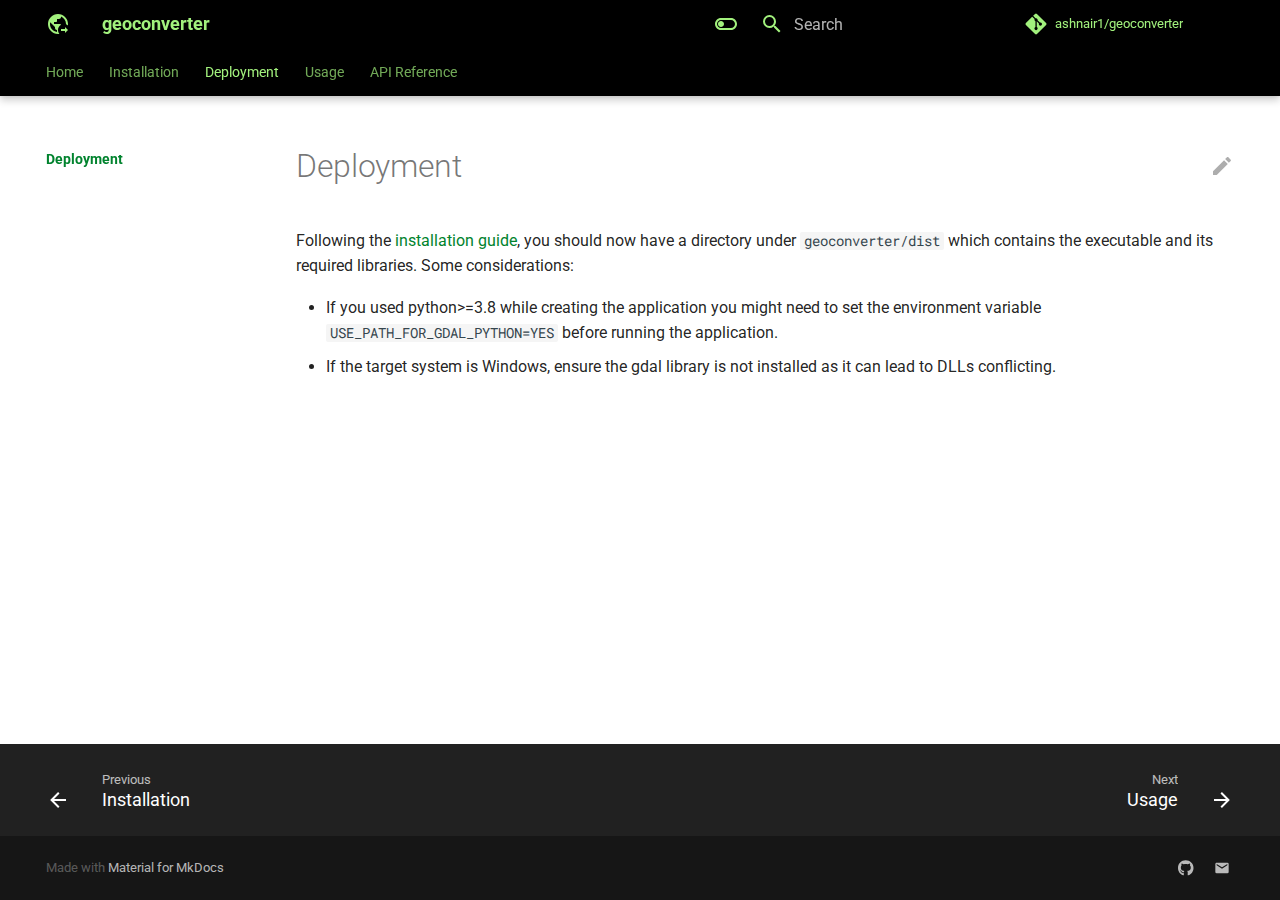
<file: deployment.html>
<!doctype html>
<html lang="en" class="no-js">
  <head>
    
      <meta charset="utf-8">
      <meta name="viewport" content="width=device-width,initial-scale=1">
      
      
      
      <link rel="icon" href="assets/images/favicon.png">
      <meta name="generator" content="mkdocs-1.3.0, mkdocs-material-8.2.8">
    
    
      
        <title>Deployment - geoconverter</title>
      
    
    
      <link rel="stylesheet" href="assets/stylesheets/main.644de097.min.css">
      
        
        <link rel="stylesheet" href="assets/stylesheets/palette.e6a45f82.min.css">
        
      
    
    
    
      
        
        
        <link rel="preconnect" href="https://fonts.gstatic.com" crossorigin>
        <link rel="stylesheet" href="https://fonts.googleapis.com/css?family=Roboto:300,300i,400,400i,700,700i%7CRoboto+Mono:400,400i,700,700i&display=fallback">
        <style>:root{--md-text-font:"Roboto";--md-code-font:"Roboto Mono"}</style>
      
    
    
      <link rel="stylesheet" href="assets/_mkdocstrings.css">
    
      <link rel="stylesheet" href="stylesheets/extra.css">
    
    <script>__md_scope=new URL(".",location),__md_get=(e,_=localStorage,t=__md_scope)=>JSON.parse(_.getItem(t.pathname+"."+e)),__md_set=(e,_,t=localStorage,a=__md_scope)=>{try{t.setItem(a.pathname+"."+e,JSON.stringify(_))}catch(e){}}</script>
    
      

    
    
  </head>
  
  
    
    
      
    
    
    
    
    <body dir="ltr" data-md-color-scheme="geo-light" data-md-color-primary="" data-md-color-accent="">
  
    
    
      <script>var palette=__md_get("__palette");if(palette&&"object"==typeof palette.color)for(var key of Object.keys(palette.color))document.body.setAttribute("data-md-color-"+key,palette.color[key])</script>
    
    <input class="md-toggle" data-md-toggle="drawer" type="checkbox" id="__drawer" autocomplete="off">
    <input class="md-toggle" data-md-toggle="search" type="checkbox" id="__search" autocomplete="off">
    <label class="md-overlay" for="__drawer"></label>
    <div data-md-component="skip">
      
    </div>
    <div data-md-component="announce">
      
    </div>
    
    
      

  

<header class="md-header md-header--lifted" data-md-component="header">
  <nav class="md-header__inner md-grid" aria-label="Header">
    <a href="index.html" title="geoconverter" class="md-header__button md-logo" aria-label="geoconverter" data-md-component="logo">
      
  
  <svg xmlns="http://www.w3.org/2000/svg" viewBox="0 0 24 24"><path d="M19 21v-2h-4v-2h4v-2l3 3-3 3m-7-3c0-2.2 1.2-4.1 3-5.2-.1-.5-.5-.8-1-.8H8v-2h2c.6 0 1-.4 1-1V7h2c1.1 0 2-.9 2-2v-.4c2.9 1.2 5 4 5 7.4v.3c.7.2 1.3.6 1.9 1.1.1-.4.1-.9.1-1.4 0-5.5-4.5-10-10-10S2 6.5 2 12s4.5 10 10 10c.5 0 1 0 1.4-.1-.9-1.1-1.4-2.4-1.4-3.9m-1 1.9c-4-.5-7-3.8-7-7.9 0-.6.1-1.2.2-1.8L9 15v1c0 1.1.9 2 2 2v1.9z"/></svg>

    </a>
    <label class="md-header__button md-icon" for="__drawer">
      <svg xmlns="http://www.w3.org/2000/svg" viewBox="0 0 24 24"><path d="M3 6h18v2H3V6m0 5h18v2H3v-2m0 5h18v2H3v-2z"/></svg>
    </label>
    <div class="md-header__title" data-md-component="header-title">
      <div class="md-header__ellipsis">
        <div class="md-header__topic">
          <span class="md-ellipsis">
            geoconverter
          </span>
        </div>
        <div class="md-header__topic" data-md-component="header-topic">
          <span class="md-ellipsis">
            
              Deployment
            
          </span>
        </div>
      </div>
    </div>
    
      <form class="md-header__option" data-md-component="palette">
        
          
          
          <input class="md-option" data-md-color-media="" data-md-color-scheme="geo-light" data-md-color-primary="" data-md-color-accent=""  aria-label="Switch to dark mode"  type="radio" name="__palette" id="__palette_1">
          
            <label class="md-header__button md-icon" title="Switch to dark mode" for="__palette_2" hidden>
              <svg xmlns="http://www.w3.org/2000/svg" viewBox="0 0 24 24"><path d="M17 6H7c-3.31 0-6 2.69-6 6s2.69 6 6 6h10c3.31 0 6-2.69 6-6s-2.69-6-6-6zm0 10H7c-2.21 0-4-1.79-4-4s1.79-4 4-4h10c2.21 0 4 1.79 4 4s-1.79 4-4 4zM7 9c-1.66 0-3 1.34-3 3s1.34 3 3 3 3-1.34 3-3-1.34-3-3-3z"/></svg>
            </label>
          
        
          
          
          <input class="md-option" data-md-color-media="" data-md-color-scheme="slate" data-md-color-primary="" data-md-color-accent=""  aria-label="Switch to light mode"  type="radio" name="__palette" id="__palette_2">
          
            <label class="md-header__button md-icon" title="Switch to light mode" for="__palette_1" hidden>
              <svg xmlns="http://www.w3.org/2000/svg" viewBox="0 0 24 24"><path d="M17 7H7a5 5 0 0 0-5 5 5 5 0 0 0 5 5h10a5 5 0 0 0 5-5 5 5 0 0 0-5-5m0 8a3 3 0 0 1-3-3 3 3 0 0 1 3-3 3 3 0 0 1 3 3 3 3 0 0 1-3 3z"/></svg>
            </label>
          
        
      </form>
    
    
    
      <label class="md-header__button md-icon" for="__search">
        <svg xmlns="http://www.w3.org/2000/svg" viewBox="0 0 24 24"><path d="M9.5 3A6.5 6.5 0 0 1 16 9.5c0 1.61-.59 3.09-1.56 4.23l.27.27h.79l5 5-1.5 1.5-5-5v-.79l-.27-.27A6.516 6.516 0 0 1 9.5 16 6.5 6.5 0 0 1 3 9.5 6.5 6.5 0 0 1 9.5 3m0 2C7 5 5 7 5 9.5S7 14 9.5 14 14 12 14 9.5 12 5 9.5 5z"/></svg>
      </label>
      <div class="md-search" data-md-component="search" role="dialog">
  <label class="md-search__overlay" for="__search"></label>
  <div class="md-search__inner" role="search">
    <form class="md-search__form" name="search">
      <input type="text" class="md-search__input" name="query" aria-label="Search" placeholder="Search" autocapitalize="off" autocorrect="off" autocomplete="off" spellcheck="false" data-md-component="search-query" required>
      <label class="md-search__icon md-icon" for="__search">
        <svg xmlns="http://www.w3.org/2000/svg" viewBox="0 0 24 24"><path d="M9.5 3A6.5 6.5 0 0 1 16 9.5c0 1.61-.59 3.09-1.56 4.23l.27.27h.79l5 5-1.5 1.5-5-5v-.79l-.27-.27A6.516 6.516 0 0 1 9.5 16 6.5 6.5 0 0 1 3 9.5 6.5 6.5 0 0 1 9.5 3m0 2C7 5 5 7 5 9.5S7 14 9.5 14 14 12 14 9.5 12 5 9.5 5z"/></svg>
        <svg xmlns="http://www.w3.org/2000/svg" viewBox="0 0 24 24"><path d="M20 11v2H8l5.5 5.5-1.42 1.42L4.16 12l7.92-7.92L13.5 5.5 8 11h12z"/></svg>
      </label>
      <nav class="md-search__options" aria-label="Search">
        
          <a href="javascript:void(0)" class="md-search__icon md-icon" aria-label="Share" data-clipboard data-clipboard-text="" data-md-component="search-share" tabindex="-1">
            <svg xmlns="http://www.w3.org/2000/svg" viewBox="0 0 24 24"><path d="M18 16.08c-.76 0-1.44.3-1.96.77L8.91 12.7c.05-.23.09-.46.09-.7 0-.24-.04-.47-.09-.7l7.05-4.11c.54.5 1.25.81 2.04.81a3 3 0 0 0 3-3 3 3 0 0 0-3-3 3 3 0 0 0-3 3c0 .24.04.47.09.7L8.04 9.81C7.5 9.31 6.79 9 6 9a3 3 0 0 0-3 3 3 3 0 0 0 3 3c.79 0 1.5-.31 2.04-.81l7.12 4.15c-.05.21-.08.43-.08.66 0 1.61 1.31 2.91 2.92 2.91 1.61 0 2.92-1.3 2.92-2.91A2.92 2.92 0 0 0 18 16.08z"/></svg>
          </a>
        
        <button type="reset" class="md-search__icon md-icon" aria-label="Clear" tabindex="-1">
          <svg xmlns="http://www.w3.org/2000/svg" viewBox="0 0 24 24"><path d="M19 6.41 17.59 5 12 10.59 6.41 5 5 6.41 10.59 12 5 17.59 6.41 19 12 13.41 17.59 19 19 17.59 13.41 12 19 6.41z"/></svg>
        </button>
      </nav>
      
        <div class="md-search__suggest" data-md-component="search-suggest"></div>
      
    </form>
    <div class="md-search__output">
      <div class="md-search__scrollwrap" data-md-scrollfix>
        <div class="md-search-result" data-md-component="search-result">
          <div class="md-search-result__meta">
            Initializing search
          </div>
          <ol class="md-search-result__list"></ol>
        </div>
      </div>
    </div>
  </div>
</div>
    
    
      <div class="md-header__source">
        <a href="https://github.com/ashnair1/geoconverter" title="Go to repository" class="md-source" data-md-component="source">
  <div class="md-source__icon md-icon">
    
    <svg xmlns="http://www.w3.org/2000/svg" viewBox="0 0 448 512"><!--! Font Awesome Free 6.1.1 by @fontawesome - https://fontawesome.com License - https://fontawesome.com/license/free (Icons: CC BY 4.0, Fonts: SIL OFL 1.1, Code: MIT License) Copyright 2022 Fonticons, Inc.--><path d="M439.55 236.05 244 40.45a28.87 28.87 0 0 0-40.81 0l-40.66 40.63 51.52 51.52c27.06-9.14 52.68 16.77 43.39 43.68l49.66 49.66c34.23-11.8 61.18 31 35.47 56.69-26.49 26.49-70.21-2.87-56-37.34L240.22 199v121.85c25.3 12.54 22.26 41.85 9.08 55a34.34 34.34 0 0 1-48.55 0c-17.57-17.6-11.07-46.91 11.25-56v-123c-20.8-8.51-24.6-30.74-18.64-45L142.57 101 8.45 235.14a28.86 28.86 0 0 0 0 40.81l195.61 195.6a28.86 28.86 0 0 0 40.8 0l194.69-194.69a28.86 28.86 0 0 0 0-40.81z"/></svg>
  </div>
  <div class="md-source__repository">
    ashnair1/geoconverter
  </div>
</a>
      </div>
    
  </nav>
  
    
      
<nav class="md-tabs" aria-label="Tabs" data-md-component="tabs">
  <div class="md-tabs__inner md-grid">
    <ul class="md-tabs__list">
      
        
  
  


  <li class="md-tabs__item">
    <a href="index.html" class="md-tabs__link">
      Home
    </a>
  </li>

      
        
  
  


  <li class="md-tabs__item">
    <a href="installation.html" class="md-tabs__link">
      Installation
    </a>
  </li>

      
        
  
  
    
  


  <li class="md-tabs__item">
    <a href="deployment.html" class="md-tabs__link md-tabs__link--active">
      Deployment
    </a>
  </li>

      
        
  
  


  <li class="md-tabs__item">
    <a href="usage.html" class="md-tabs__link">
      Usage
    </a>
  </li>

      
        
  
  


  
  
  
    

  
  
  
    <li class="md-tabs__item">
      <a href="reference/app.html" class="md-tabs__link">
        API Reference
      </a>
    </li>
  

  

      
    </ul>
  </div>
</nav>
    
  
</header>
    
    <div class="md-container" data-md-component="container">
      
      
        
      
      <main class="md-main" data-md-component="main">
        <div class="md-main__inner md-grid">
          
            
              
              <div class="md-sidebar md-sidebar--primary" data-md-component="sidebar" data-md-type="navigation" >
                <div class="md-sidebar__scrollwrap">
                  <div class="md-sidebar__inner">
                    

  


  

<nav class="md-nav md-nav--primary md-nav--lifted md-nav--integrated" aria-label="Navigation" data-md-level="0">
  <label class="md-nav__title" for="__drawer">
    <a href="index.html" title="geoconverter" class="md-nav__button md-logo" aria-label="geoconverter" data-md-component="logo">
      
  
  <svg xmlns="http://www.w3.org/2000/svg" viewBox="0 0 24 24"><path d="M19 21v-2h-4v-2h4v-2l3 3-3 3m-7-3c0-2.2 1.2-4.1 3-5.2-.1-.5-.5-.8-1-.8H8v-2h2c.6 0 1-.4 1-1V7h2c1.1 0 2-.9 2-2v-.4c2.9 1.2 5 4 5 7.4v.3c.7.2 1.3.6 1.9 1.1.1-.4.1-.9.1-1.4 0-5.5-4.5-10-10-10S2 6.5 2 12s4.5 10 10 10c.5 0 1 0 1.4-.1-.9-1.1-1.4-2.4-1.4-3.9m-1 1.9c-4-.5-7-3.8-7-7.9 0-.6.1-1.2.2-1.8L9 15v1c0 1.1.9 2 2 2v1.9z"/></svg>

    </a>
    geoconverter
  </label>
  
    <div class="md-nav__source">
      <a href="https://github.com/ashnair1/geoconverter" title="Go to repository" class="md-source" data-md-component="source">
  <div class="md-source__icon md-icon">
    
    <svg xmlns="http://www.w3.org/2000/svg" viewBox="0 0 448 512"><!--! Font Awesome Free 6.1.1 by @fontawesome - https://fontawesome.com License - https://fontawesome.com/license/free (Icons: CC BY 4.0, Fonts: SIL OFL 1.1, Code: MIT License) Copyright 2022 Fonticons, Inc.--><path d="M439.55 236.05 244 40.45a28.87 28.87 0 0 0-40.81 0l-40.66 40.63 51.52 51.52c27.06-9.14 52.68 16.77 43.39 43.68l49.66 49.66c34.23-11.8 61.18 31 35.47 56.69-26.49 26.49-70.21-2.87-56-37.34L240.22 199v121.85c25.3 12.54 22.26 41.85 9.08 55a34.34 34.34 0 0 1-48.55 0c-17.57-17.6-11.07-46.91 11.25-56v-123c-20.8-8.51-24.6-30.74-18.64-45L142.57 101 8.45 235.14a28.86 28.86 0 0 0 0 40.81l195.61 195.6a28.86 28.86 0 0 0 40.8 0l194.69-194.69a28.86 28.86 0 0 0 0-40.81z"/></svg>
  </div>
  <div class="md-source__repository">
    ashnair1/geoconverter
  </div>
</a>
    </div>
  
  <ul class="md-nav__list" data-md-scrollfix>
    
      
      
      

  
  
  
    <li class="md-nav__item">
      <a href="index.html" class="md-nav__link">
        Home
      </a>
    </li>
  

    
      
      
      

  
  
  
    <li class="md-nav__item">
      <a href="installation.html" class="md-nav__link">
        Installation
      </a>
    </li>
  

    
      
      
      

  
  
    
  
  
    <li class="md-nav__item md-nav__item--active">
      
      <input class="md-nav__toggle md-toggle" data-md-toggle="toc" type="checkbox" id="__toc">
      
      
      
      <a href="deployment.html" class="md-nav__link md-nav__link--active">
        Deployment
      </a>
      
    </li>
  

    
      
      
      

  
  
  
    <li class="md-nav__item">
      <a href="usage.html" class="md-nav__link">
        Usage
      </a>
    </li>
  

    
      
      
      

  
  
  
    
    <li class="md-nav__item md-nav__item--nested">
      
      
        <input class="md-nav__toggle md-toggle" data-md-toggle="__nav_5" type="checkbox" id="__nav_5" >
      
      
      
      
        <label class="md-nav__link" for="__nav_5">
          API Reference
          <span class="md-nav__icon md-icon"></span>
        </label>
      
      <nav class="md-nav" aria-label="API Reference" data-md-level="1">
        <label class="md-nav__title" for="__nav_5">
          <span class="md-nav__icon md-icon"></span>
          API Reference
        </label>
        <ul class="md-nav__list" data-md-scrollfix>
          
            
              
  
  
  
    
      
    
    <li class="md-nav__item md-nav__item--section md-nav__item--nested">
      
      
        <input class="md-nav__toggle md-toggle" data-md-toggle="__nav_5_1" type="checkbox" id="__nav_5_1" >
      
      
      
      
        <label class="md-nav__link" for="__nav_5_1">
          geoconverter
          <span class="md-nav__icon md-icon"></span>
        </label>
      
      <nav class="md-nav" aria-label="geoconverter" data-md-level="2">
        <label class="md-nav__title" for="__nav_5_1">
          <span class="md-nav__icon md-icon"></span>
          geoconverter
        </label>
        <ul class="md-nav__list" data-md-scrollfix>
          
            
              
  
  
  
    <li class="md-nav__item">
      <a href="reference/app.html" class="md-nav__link">
        app
      </a>
    </li>
  

            
          
            
              
  
  
  
    <li class="md-nav__item">
      <a href="reference/gdal_convert.html" class="md-nav__link">
        gdal_convert
      </a>
    </li>
  

            
          
            
              
  
  
  
    <li class="md-nav__item">
      <a href="reference/utils.html" class="md-nav__link">
        utils
      </a>
    </li>
  

            
          
        </ul>
      </nav>
    </li>
  

            
          
        </ul>
      </nav>
    </li>
  

    
  </ul>
</nav>
                  </div>
                </div>
              </div>
            
            
          
          <div class="md-content" data-md-component="content">
            <article class="md-content__inner md-typeset">
              
                
<a href="https://github.com/ashnair1/geoconverter/edit/master/docs/deployment.md" title="Edit this page" class="md-content__button md-icon">
  <svg xmlns="http://www.w3.org/2000/svg" viewBox="0 0 24 24"><path d="M20.71 7.04c.39-.39.39-1.04 0-1.41l-2.34-2.34c-.37-.39-1.02-.39-1.41 0l-1.84 1.83 3.75 3.75M3 17.25V21h3.75L17.81 9.93l-3.75-3.75L3 17.25z"/></svg>
</a>



<h1> Deployment </h1>

<p>Following the <a href="installation.html">installation guide</a>, you should now have a directory under <code>geoconverter/dist</code> which contains the executable and its required libraries. Some considerations:</p>
<ul>
<li>If you used python&gt;=3.8 while creating the application you might need to set the environment variable <code>USE_PATH_FOR_GDAL_PYTHON=YES</code> before running the application. </li>
<li>If the target system is Windows, ensure the gdal library is not installed as it can lead to DLLs conflicting.</li>
</ul>
<!-- === "Windows"

    <div class="highlight"><pre><span></span><code><span class="p">@</span><span class="k">echo</span> off
<span class="k">setlocal</span> 
<span class="k">set</span> <span class="nv">USE_PATH_FOR_GDAL_PYTHON</span><span class="p">=</span>YES <span class="p">&amp;&amp;</span> <span class="k">path</span>/to/app.exe
<span class="k">endlocal</span>
</code></pre></div>

=== "Linux"

    ```bash
    export USE_PATH_FOR_GDAL_PYTHON=YES; path/to/app
    ``` -->

              
            </article>
          </div>
        </div>
        
          <a href="#" class="md-top md-icon" data-md-component="top" data-md-state="hidden">
            <svg xmlns="http://www.w3.org/2000/svg" viewBox="0 0 24 24"><path d="M13 20h-2V8l-5.5 5.5-1.42-1.42L12 4.16l7.92 7.92-1.42 1.42L13 8v12z"/></svg>
            Back to top
          </a>
        
      </main>
      
        <footer class="md-footer">
  
    <nav class="md-footer__inner md-grid" aria-label="Footer">
      
        
        <a href="installation.html" class="md-footer__link md-footer__link--prev" aria-label="Previous: Installation" rel="prev">
          <div class="md-footer__button md-icon">
            <svg xmlns="http://www.w3.org/2000/svg" viewBox="0 0 24 24"><path d="M20 11v2H8l5.5 5.5-1.42 1.42L4.16 12l7.92-7.92L13.5 5.5 8 11h12z"/></svg>
          </div>
          <div class="md-footer__title">
            <div class="md-ellipsis">
              <span class="md-footer__direction">
                Previous
              </span>
              Installation
            </div>
          </div>
        </a>
      
      
        
        <a href="usage.html" class="md-footer__link md-footer__link--next" aria-label="Next: Usage" rel="next">
          <div class="md-footer__title">
            <div class="md-ellipsis">
              <span class="md-footer__direction">
                Next
              </span>
              Usage
            </div>
          </div>
          <div class="md-footer__button md-icon">
            <svg xmlns="http://www.w3.org/2000/svg" viewBox="0 0 24 24"><path d="M4 11v2h12l-5.5 5.5 1.42 1.42L19.84 12l-7.92-7.92L10.5 5.5 16 11H4z"/></svg>
          </div>
        </a>
      
    </nav>
  
  <div class="md-footer-meta md-typeset">
    <div class="md-footer-meta__inner md-grid">
      <div class="md-copyright">
  
  
    Made with
    <a href="https://squidfunk.github.io/mkdocs-material/" target="_blank" rel="noopener">
      Material for MkDocs
    </a>
  
</div>
      
        <div class="md-social">
  
    
    
    <a href="https://github.com/ashnair1/geoconverter" target="_blank" rel="noopener" title="Github" class="md-social__link">
      <svg xmlns="http://www.w3.org/2000/svg" viewBox="0 0 496 512"><!--! Font Awesome Free 6.1.1 by @fontawesome - https://fontawesome.com License - https://fontawesome.com/license/free (Icons: CC BY 4.0, Fonts: SIL OFL 1.1, Code: MIT License) Copyright 2022 Fonticons, Inc.--><path d="M165.9 397.4c0 2-2.3 3.6-5.2 3.6-3.3.3-5.6-1.3-5.6-3.6 0-2 2.3-3.6 5.2-3.6 3-.3 5.6 1.3 5.6 3.6zm-31.1-4.5c-.7 2 1.3 4.3 4.3 4.9 2.6 1 5.6 0 6.2-2s-1.3-4.3-4.3-5.2c-2.6-.7-5.5.3-6.2 2.3zm44.2-1.7c-2.9.7-4.9 2.6-4.6 4.9.3 2 2.9 3.3 5.9 2.6 2.9-.7 4.9-2.6 4.6-4.6-.3-1.9-3-3.2-5.9-2.9zM244.8 8C106.1 8 0 113.3 0 252c0 110.9 69.8 205.8 169.5 239.2 12.8 2.3 17.3-5.6 17.3-12.1 0-6.2-.3-40.4-.3-61.4 0 0-70 15-84.7-29.8 0 0-11.4-29.1-27.8-36.6 0 0-22.9-15.7 1.6-15.4 0 0 24.9 2 38.6 25.8 21.9 38.6 58.6 27.5 72.9 20.9 2.3-16 8.8-27.1 16-33.7-55.9-6.2-112.3-14.3-112.3-110.5 0-27.5 7.6-41.3 23.6-58.9-2.6-6.5-11.1-33.3 2.6-67.9 20.9-6.5 69 27 69 27 20-5.6 41.5-8.5 62.8-8.5s42.8 2.9 62.8 8.5c0 0 48.1-33.6 69-27 13.7 34.7 5.2 61.4 2.6 67.9 16 17.7 25.8 31.5 25.8 58.9 0 96.5-58.9 104.2-114.8 110.5 9.2 7.9 17 22.9 17 46.4 0 33.7-.3 75.4-.3 83.6 0 6.5 4.6 14.4 17.3 12.1C428.2 457.8 496 362.9 496 252 496 113.3 383.5 8 244.8 8zM97.2 352.9c-1.3 1-1 3.3.7 5.2 1.6 1.6 3.9 2.3 5.2 1 1.3-1 1-3.3-.7-5.2-1.6-1.6-3.9-2.3-5.2-1zm-10.8-8.1c-.7 1.3.3 2.9 2.3 3.9 1.6 1 3.6.7 4.3-.7.7-1.3-.3-2.9-2.3-3.9-2-.6-3.6-.3-4.3.7zm32.4 35.6c-1.6 1.3-1 4.3 1.3 6.2 2.3 2.3 5.2 2.6 6.5 1 1.3-1.3.7-4.3-1.3-6.2-2.2-2.3-5.2-2.6-6.5-1zm-11.4-14.7c-1.6 1-1.6 3.6 0 5.9 1.6 2.3 4.3 3.3 5.6 2.3 1.6-1.3 1.6-3.9 0-6.2-1.4-2.3-4-3.3-5.6-2z"/></svg>
    </a>
  
    
    
    <a href="mailto:ashnair0007@gmail.com" target="_blank" rel="noopener" title="" class="md-social__link">
      <svg xmlns="http://www.w3.org/2000/svg" viewBox="0 0 24 24"><path d="m20 8-8 5-8-5V6l8 5 8-5m0-2H4c-1.11 0-2 .89-2 2v12a2 2 0 0 0 2 2h16a2 2 0 0 0 2-2V6a2 2 0 0 0-2-2z"/></svg>
    </a>
  
</div>
      
    </div>
  </div>
</footer>
      
    </div>
    <div class="md-dialog" data-md-component="dialog">
      <div class="md-dialog__inner md-typeset"></div>
    </div>
    <script id="__config" type="application/json">{"base": ".", "features": ["content.tabs.link", "navigation.instant", "navigation.sections", "navigation.tabs", "navigation.tabs.sticky", "navigation.top", "navigation.tracking", "search.highlight", "search.share", "search.suggest", "toc.integrate"], "search": "assets/javascripts/workers/search.5e67fbfe.min.js", "translations": {"clipboard.copied": "Copied to clipboard", "clipboard.copy": "Copy to clipboard", "search.config.lang": "en", "search.config.pipeline": "trimmer, stopWordFilter", "search.config.separator": "[\\s\\-]+", "search.placeholder": "Search", "search.result.more.one": "1 more on this page", "search.result.more.other": "# more on this page", "search.result.none": "No matching documents", "search.result.one": "1 matching document", "search.result.other": "# matching documents", "search.result.placeholder": "Type to start searching", "search.result.term.missing": "Missing", "select.version.title": "Select version"}}</script>
    
    
      <script src="assets/javascripts/bundle.c44cc438.min.js"></script>
      
    
  </body>
</html>
</file>
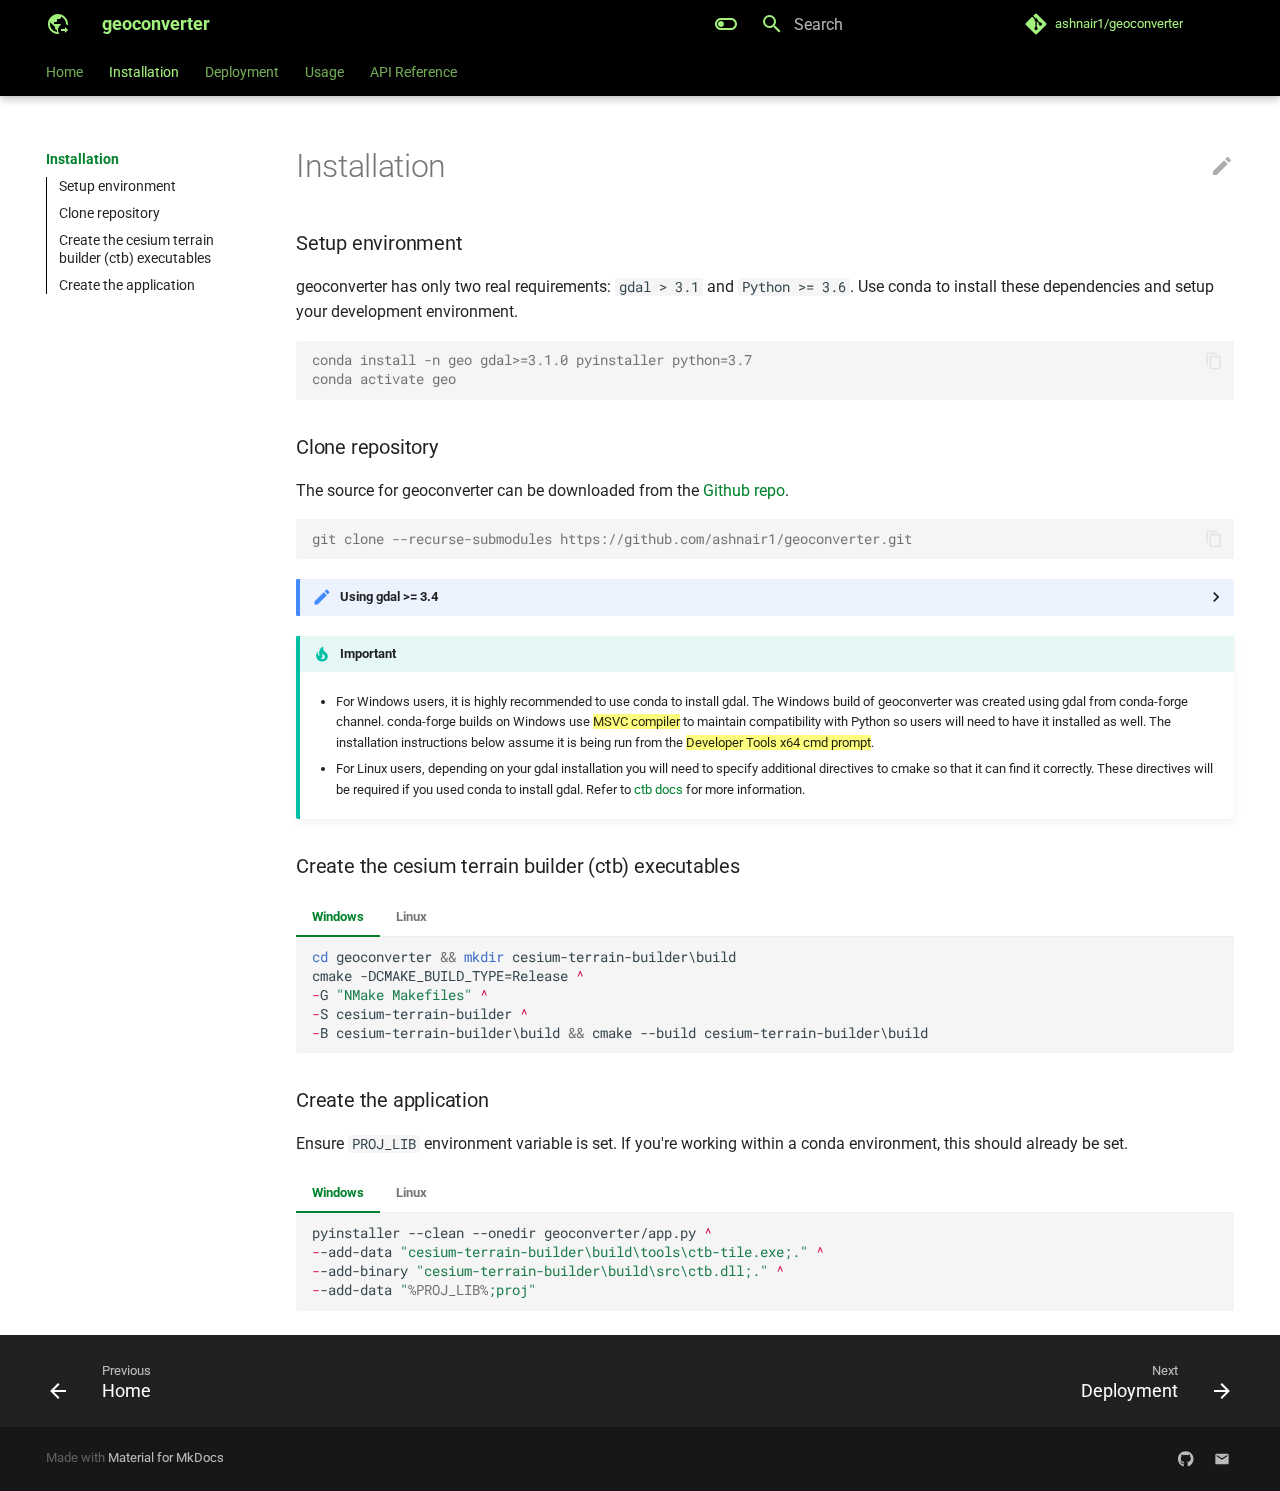
<file: installation.html>
<!doctype html>
<html lang="en" class="no-js">
  <head>
    
      <meta charset="utf-8">
      <meta name="viewport" content="width=device-width,initial-scale=1">
      
      
      
      <link rel="icon" href="assets/images/favicon.png">
      <meta name="generator" content="mkdocs-1.3.0, mkdocs-material-8.2.8">
    
    
      
        <title>Installation - geoconverter</title>
      
    
    
      <link rel="stylesheet" href="assets/stylesheets/main.644de097.min.css">
      
        
        <link rel="stylesheet" href="assets/stylesheets/palette.e6a45f82.min.css">
        
      
    
    
    
      
        
        
        <link rel="preconnect" href="https://fonts.gstatic.com" crossorigin>
        <link rel="stylesheet" href="https://fonts.googleapis.com/css?family=Roboto:300,300i,400,400i,700,700i%7CRoboto+Mono:400,400i,700,700i&display=fallback">
        <style>:root{--md-text-font:"Roboto";--md-code-font:"Roboto Mono"}</style>
      
    
    
      <link rel="stylesheet" href="assets/_mkdocstrings.css">
    
      <link rel="stylesheet" href="stylesheets/extra.css">
    
    <script>__md_scope=new URL(".",location),__md_get=(e,_=localStorage,t=__md_scope)=>JSON.parse(_.getItem(t.pathname+"."+e)),__md_set=(e,_,t=localStorage,a=__md_scope)=>{try{t.setItem(a.pathname+"."+e,JSON.stringify(_))}catch(e){}}</script>
    
      

    
    
  </head>
  
  
    
    
      
    
    
    
    
    <body dir="ltr" data-md-color-scheme="geo-light" data-md-color-primary="" data-md-color-accent="">
  
    
    
      <script>var palette=__md_get("__palette");if(palette&&"object"==typeof palette.color)for(var key of Object.keys(palette.color))document.body.setAttribute("data-md-color-"+key,palette.color[key])</script>
    
    <input class="md-toggle" data-md-toggle="drawer" type="checkbox" id="__drawer" autocomplete="off">
    <input class="md-toggle" data-md-toggle="search" type="checkbox" id="__search" autocomplete="off">
    <label class="md-overlay" for="__drawer"></label>
    <div data-md-component="skip">
      
        
        <a href="#setup-environment" class="md-skip">
          Skip to content
        </a>
      
    </div>
    <div data-md-component="announce">
      
    </div>
    
    
      

  

<header class="md-header md-header--lifted" data-md-component="header">
  <nav class="md-header__inner md-grid" aria-label="Header">
    <a href="index.html" title="geoconverter" class="md-header__button md-logo" aria-label="geoconverter" data-md-component="logo">
      
  
  <svg xmlns="http://www.w3.org/2000/svg" viewBox="0 0 24 24"><path d="M19 21v-2h-4v-2h4v-2l3 3-3 3m-7-3c0-2.2 1.2-4.1 3-5.2-.1-.5-.5-.8-1-.8H8v-2h2c.6 0 1-.4 1-1V7h2c1.1 0 2-.9 2-2v-.4c2.9 1.2 5 4 5 7.4v.3c.7.2 1.3.6 1.9 1.1.1-.4.1-.9.1-1.4 0-5.5-4.5-10-10-10S2 6.5 2 12s4.5 10 10 10c.5 0 1 0 1.4-.1-.9-1.1-1.4-2.4-1.4-3.9m-1 1.9c-4-.5-7-3.8-7-7.9 0-.6.1-1.2.2-1.8L9 15v1c0 1.1.9 2 2 2v1.9z"/></svg>

    </a>
    <label class="md-header__button md-icon" for="__drawer">
      <svg xmlns="http://www.w3.org/2000/svg" viewBox="0 0 24 24"><path d="M3 6h18v2H3V6m0 5h18v2H3v-2m0 5h18v2H3v-2z"/></svg>
    </label>
    <div class="md-header__title" data-md-component="header-title">
      <div class="md-header__ellipsis">
        <div class="md-header__topic">
          <span class="md-ellipsis">
            geoconverter
          </span>
        </div>
        <div class="md-header__topic" data-md-component="header-topic">
          <span class="md-ellipsis">
            
              Installation
            
          </span>
        </div>
      </div>
    </div>
    
      <form class="md-header__option" data-md-component="palette">
        
          
          
          <input class="md-option" data-md-color-media="" data-md-color-scheme="geo-light" data-md-color-primary="" data-md-color-accent=""  aria-label="Switch to dark mode"  type="radio" name="__palette" id="__palette_1">
          
            <label class="md-header__button md-icon" title="Switch to dark mode" for="__palette_2" hidden>
              <svg xmlns="http://www.w3.org/2000/svg" viewBox="0 0 24 24"><path d="M17 6H7c-3.31 0-6 2.69-6 6s2.69 6 6 6h10c3.31 0 6-2.69 6-6s-2.69-6-6-6zm0 10H7c-2.21 0-4-1.79-4-4s1.79-4 4-4h10c2.21 0 4 1.79 4 4s-1.79 4-4 4zM7 9c-1.66 0-3 1.34-3 3s1.34 3 3 3 3-1.34 3-3-1.34-3-3-3z"/></svg>
            </label>
          
        
          
          
          <input class="md-option" data-md-color-media="" data-md-color-scheme="slate" data-md-color-primary="" data-md-color-accent=""  aria-label="Switch to light mode"  type="radio" name="__palette" id="__palette_2">
          
            <label class="md-header__button md-icon" title="Switch to light mode" for="__palette_1" hidden>
              <svg xmlns="http://www.w3.org/2000/svg" viewBox="0 0 24 24"><path d="M17 7H7a5 5 0 0 0-5 5 5 5 0 0 0 5 5h10a5 5 0 0 0 5-5 5 5 0 0 0-5-5m0 8a3 3 0 0 1-3-3 3 3 0 0 1 3-3 3 3 0 0 1 3 3 3 3 0 0 1-3 3z"/></svg>
            </label>
          
        
      </form>
    
    
    
      <label class="md-header__button md-icon" for="__search">
        <svg xmlns="http://www.w3.org/2000/svg" viewBox="0 0 24 24"><path d="M9.5 3A6.5 6.5 0 0 1 16 9.5c0 1.61-.59 3.09-1.56 4.23l.27.27h.79l5 5-1.5 1.5-5-5v-.79l-.27-.27A6.516 6.516 0 0 1 9.5 16 6.5 6.5 0 0 1 3 9.5 6.5 6.5 0 0 1 9.5 3m0 2C7 5 5 7 5 9.5S7 14 9.5 14 14 12 14 9.5 12 5 9.5 5z"/></svg>
      </label>
      <div class="md-search" data-md-component="search" role="dialog">
  <label class="md-search__overlay" for="__search"></label>
  <div class="md-search__inner" role="search">
    <form class="md-search__form" name="search">
      <input type="text" class="md-search__input" name="query" aria-label="Search" placeholder="Search" autocapitalize="off" autocorrect="off" autocomplete="off" spellcheck="false" data-md-component="search-query" required>
      <label class="md-search__icon md-icon" for="__search">
        <svg xmlns="http://www.w3.org/2000/svg" viewBox="0 0 24 24"><path d="M9.5 3A6.5 6.5 0 0 1 16 9.5c0 1.61-.59 3.09-1.56 4.23l.27.27h.79l5 5-1.5 1.5-5-5v-.79l-.27-.27A6.516 6.516 0 0 1 9.5 16 6.5 6.5 0 0 1 3 9.5 6.5 6.5 0 0 1 9.5 3m0 2C7 5 5 7 5 9.5S7 14 9.5 14 14 12 14 9.5 12 5 9.5 5z"/></svg>
        <svg xmlns="http://www.w3.org/2000/svg" viewBox="0 0 24 24"><path d="M20 11v2H8l5.5 5.5-1.42 1.42L4.16 12l7.92-7.92L13.5 5.5 8 11h12z"/></svg>
      </label>
      <nav class="md-search__options" aria-label="Search">
        
          <a href="javascript:void(0)" class="md-search__icon md-icon" aria-label="Share" data-clipboard data-clipboard-text="" data-md-component="search-share" tabindex="-1">
            <svg xmlns="http://www.w3.org/2000/svg" viewBox="0 0 24 24"><path d="M18 16.08c-.76 0-1.44.3-1.96.77L8.91 12.7c.05-.23.09-.46.09-.7 0-.24-.04-.47-.09-.7l7.05-4.11c.54.5 1.25.81 2.04.81a3 3 0 0 0 3-3 3 3 0 0 0-3-3 3 3 0 0 0-3 3c0 .24.04.47.09.7L8.04 9.81C7.5 9.31 6.79 9 6 9a3 3 0 0 0-3 3 3 3 0 0 0 3 3c.79 0 1.5-.31 2.04-.81l7.12 4.15c-.05.21-.08.43-.08.66 0 1.61 1.31 2.91 2.92 2.91 1.61 0 2.92-1.3 2.92-2.91A2.92 2.92 0 0 0 18 16.08z"/></svg>
          </a>
        
        <button type="reset" class="md-search__icon md-icon" aria-label="Clear" tabindex="-1">
          <svg xmlns="http://www.w3.org/2000/svg" viewBox="0 0 24 24"><path d="M19 6.41 17.59 5 12 10.59 6.41 5 5 6.41 10.59 12 5 17.59 6.41 19 12 13.41 17.59 19 19 17.59 13.41 12 19 6.41z"/></svg>
        </button>
      </nav>
      
        <div class="md-search__suggest" data-md-component="search-suggest"></div>
      
    </form>
    <div class="md-search__output">
      <div class="md-search__scrollwrap" data-md-scrollfix>
        <div class="md-search-result" data-md-component="search-result">
          <div class="md-search-result__meta">
            Initializing search
          </div>
          <ol class="md-search-result__list"></ol>
        </div>
      </div>
    </div>
  </div>
</div>
    
    
      <div class="md-header__source">
        <a href="https://github.com/ashnair1/geoconverter" title="Go to repository" class="md-source" data-md-component="source">
  <div class="md-source__icon md-icon">
    
    <svg xmlns="http://www.w3.org/2000/svg" viewBox="0 0 448 512"><!--! Font Awesome Free 6.1.1 by @fontawesome - https://fontawesome.com License - https://fontawesome.com/license/free (Icons: CC BY 4.0, Fonts: SIL OFL 1.1, Code: MIT License) Copyright 2022 Fonticons, Inc.--><path d="M439.55 236.05 244 40.45a28.87 28.87 0 0 0-40.81 0l-40.66 40.63 51.52 51.52c27.06-9.14 52.68 16.77 43.39 43.68l49.66 49.66c34.23-11.8 61.18 31 35.47 56.69-26.49 26.49-70.21-2.87-56-37.34L240.22 199v121.85c25.3 12.54 22.26 41.85 9.08 55a34.34 34.34 0 0 1-48.55 0c-17.57-17.6-11.07-46.91 11.25-56v-123c-20.8-8.51-24.6-30.74-18.64-45L142.57 101 8.45 235.14a28.86 28.86 0 0 0 0 40.81l195.61 195.6a28.86 28.86 0 0 0 40.8 0l194.69-194.69a28.86 28.86 0 0 0 0-40.81z"/></svg>
  </div>
  <div class="md-source__repository">
    ashnair1/geoconverter
  </div>
</a>
      </div>
    
  </nav>
  
    
      
<nav class="md-tabs" aria-label="Tabs" data-md-component="tabs">
  <div class="md-tabs__inner md-grid">
    <ul class="md-tabs__list">
      
        
  
  


  <li class="md-tabs__item">
    <a href="index.html" class="md-tabs__link">
      Home
    </a>
  </li>

      
        
  
  
    
  


  <li class="md-tabs__item">
    <a href="installation.html" class="md-tabs__link md-tabs__link--active">
      Installation
    </a>
  </li>

      
        
  
  


  <li class="md-tabs__item">
    <a href="deployment.html" class="md-tabs__link">
      Deployment
    </a>
  </li>

      
        
  
  


  <li class="md-tabs__item">
    <a href="usage.html" class="md-tabs__link">
      Usage
    </a>
  </li>

      
        
  
  


  
  
  
    

  
  
  
    <li class="md-tabs__item">
      <a href="reference/app.html" class="md-tabs__link">
        API Reference
      </a>
    </li>
  

  

      
    </ul>
  </div>
</nav>
    
  
</header>
    
    <div class="md-container" data-md-component="container">
      
      
        
      
      <main class="md-main" data-md-component="main">
        <div class="md-main__inner md-grid">
          
            
              
              <div class="md-sidebar md-sidebar--primary" data-md-component="sidebar" data-md-type="navigation" >
                <div class="md-sidebar__scrollwrap">
                  <div class="md-sidebar__inner">
                    

  


  

<nav class="md-nav md-nav--primary md-nav--lifted md-nav--integrated" aria-label="Navigation" data-md-level="0">
  <label class="md-nav__title" for="__drawer">
    <a href="index.html" title="geoconverter" class="md-nav__button md-logo" aria-label="geoconverter" data-md-component="logo">
      
  
  <svg xmlns="http://www.w3.org/2000/svg" viewBox="0 0 24 24"><path d="M19 21v-2h-4v-2h4v-2l3 3-3 3m-7-3c0-2.2 1.2-4.1 3-5.2-.1-.5-.5-.8-1-.8H8v-2h2c.6 0 1-.4 1-1V7h2c1.1 0 2-.9 2-2v-.4c2.9 1.2 5 4 5 7.4v.3c.7.2 1.3.6 1.9 1.1.1-.4.1-.9.1-1.4 0-5.5-4.5-10-10-10S2 6.5 2 12s4.5 10 10 10c.5 0 1 0 1.4-.1-.9-1.1-1.4-2.4-1.4-3.9m-1 1.9c-4-.5-7-3.8-7-7.9 0-.6.1-1.2.2-1.8L9 15v1c0 1.1.9 2 2 2v1.9z"/></svg>

    </a>
    geoconverter
  </label>
  
    <div class="md-nav__source">
      <a href="https://github.com/ashnair1/geoconverter" title="Go to repository" class="md-source" data-md-component="source">
  <div class="md-source__icon md-icon">
    
    <svg xmlns="http://www.w3.org/2000/svg" viewBox="0 0 448 512"><!--! Font Awesome Free 6.1.1 by @fontawesome - https://fontawesome.com License - https://fontawesome.com/license/free (Icons: CC BY 4.0, Fonts: SIL OFL 1.1, Code: MIT License) Copyright 2022 Fonticons, Inc.--><path d="M439.55 236.05 244 40.45a28.87 28.87 0 0 0-40.81 0l-40.66 40.63 51.52 51.52c27.06-9.14 52.68 16.77 43.39 43.68l49.66 49.66c34.23-11.8 61.18 31 35.47 56.69-26.49 26.49-70.21-2.87-56-37.34L240.22 199v121.85c25.3 12.54 22.26 41.85 9.08 55a34.34 34.34 0 0 1-48.55 0c-17.57-17.6-11.07-46.91 11.25-56v-123c-20.8-8.51-24.6-30.74-18.64-45L142.57 101 8.45 235.14a28.86 28.86 0 0 0 0 40.81l195.61 195.6a28.86 28.86 0 0 0 40.8 0l194.69-194.69a28.86 28.86 0 0 0 0-40.81z"/></svg>
  </div>
  <div class="md-source__repository">
    ashnair1/geoconverter
  </div>
</a>
    </div>
  
  <ul class="md-nav__list" data-md-scrollfix>
    
      
      
      

  
  
  
    <li class="md-nav__item">
      <a href="index.html" class="md-nav__link">
        Home
      </a>
    </li>
  

    
      
      
      

  
  
    
  
  
    <li class="md-nav__item md-nav__item--active">
      
      <input class="md-nav__toggle md-toggle" data-md-toggle="toc" type="checkbox" id="__toc">
      
      
      
        <label class="md-nav__link md-nav__link--active" for="__toc">
          Installation
          <span class="md-nav__icon md-icon"></span>
        </label>
      
      <a href="installation.html" class="md-nav__link md-nav__link--active">
        Installation
      </a>
      
        

<nav class="md-nav md-nav--secondary" aria-label="Table of contents">
  
  
  
  
    <label class="md-nav__title" for="__toc">
      <span class="md-nav__icon md-icon"></span>
      Table of contents
    </label>
    <ul class="md-nav__list" data-md-component="toc" data-md-scrollfix>
      
        <li class="md-nav__item">
  <a href="#setup-environment" class="md-nav__link">
    Setup environment
  </a>
  
</li>
      
        <li class="md-nav__item">
  <a href="#clone-repository" class="md-nav__link">
    Clone repository
  </a>
  
</li>
      
        <li class="md-nav__item">
  <a href="#create-the-cesium-terrain-builder-ctb-executables" class="md-nav__link">
    Create the cesium terrain builder (ctb) executables
  </a>
  
</li>
      
        <li class="md-nav__item">
  <a href="#create-the-application" class="md-nav__link">
    Create the application
  </a>
  
</li>
      
    </ul>
  
</nav>
      
    </li>
  

    
      
      
      

  
  
  
    <li class="md-nav__item">
      <a href="deployment.html" class="md-nav__link">
        Deployment
      </a>
    </li>
  

    
      
      
      

  
  
  
    <li class="md-nav__item">
      <a href="usage.html" class="md-nav__link">
        Usage
      </a>
    </li>
  

    
      
      
      

  
  
  
    
    <li class="md-nav__item md-nav__item--nested">
      
      
        <input class="md-nav__toggle md-toggle" data-md-toggle="__nav_5" type="checkbox" id="__nav_5" >
      
      
      
      
        <label class="md-nav__link" for="__nav_5">
          API Reference
          <span class="md-nav__icon md-icon"></span>
        </label>
      
      <nav class="md-nav" aria-label="API Reference" data-md-level="1">
        <label class="md-nav__title" for="__nav_5">
          <span class="md-nav__icon md-icon"></span>
          API Reference
        </label>
        <ul class="md-nav__list" data-md-scrollfix>
          
            
              
  
  
  
    
      
    
    <li class="md-nav__item md-nav__item--section md-nav__item--nested">
      
      
        <input class="md-nav__toggle md-toggle" data-md-toggle="__nav_5_1" type="checkbox" id="__nav_5_1" >
      
      
      
      
        <label class="md-nav__link" for="__nav_5_1">
          geoconverter
          <span class="md-nav__icon md-icon"></span>
        </label>
      
      <nav class="md-nav" aria-label="geoconverter" data-md-level="2">
        <label class="md-nav__title" for="__nav_5_1">
          <span class="md-nav__icon md-icon"></span>
          geoconverter
        </label>
        <ul class="md-nav__list" data-md-scrollfix>
          
            
              
  
  
  
    <li class="md-nav__item">
      <a href="reference/app.html" class="md-nav__link">
        app
      </a>
    </li>
  

            
          
            
              
  
  
  
    <li class="md-nav__item">
      <a href="reference/gdal_convert.html" class="md-nav__link">
        gdal_convert
      </a>
    </li>
  

            
          
            
              
  
  
  
    <li class="md-nav__item">
      <a href="reference/utils.html" class="md-nav__link">
        utils
      </a>
    </li>
  

            
          
        </ul>
      </nav>
    </li>
  

            
          
        </ul>
      </nav>
    </li>
  

    
  </ul>
</nav>
                  </div>
                </div>
              </div>
            
            
          
          <div class="md-content" data-md-component="content">
            <article class="md-content__inner md-typeset">
              
                
<a href="https://github.com/ashnair1/geoconverter/edit/master/docs/installation.md" title="Edit this page" class="md-content__button md-icon">
  <svg xmlns="http://www.w3.org/2000/svg" viewBox="0 0 24 24"><path d="M20.71 7.04c.39-.39.39-1.04 0-1.41l-2.34-2.34c-.37-.39-1.02-.39-1.41 0l-1.84 1.83 3.75 3.75M3 17.25V21h3.75L17.81 9.93l-3.75-3.75L3 17.25z"/></svg>
</a>



<h1> Installation </h1>

<h3 id="setup-environment">Setup environment<a class="headerlink" href="#setup-environment" title="Permanent link">&para;</a></h3>
<p>geoconverter has only two real requirements: <code>gdal &gt; 3.1</code> and <code>Python &gt;= 3.6</code>. Use conda to install these dependencies and setup your development environment.</p>
<div class="highlight"><pre><span></span><code><span class="go">conda install -n geo gdal&gt;=3.1.0 pyinstaller python=3.7</span>
<span class="go">conda activate geo</span>
</code></pre></div>
<h3 id="clone-repository">Clone repository<a class="headerlink" href="#clone-repository" title="Permanent link">&para;</a></h3>
<p>The source for geoconverter can be downloaded from the <a href="https://github.com/ashnair1/geoconverter">Github repo</a>.</p>
<div class="highlight"><pre><span></span><code><span class="go">git clone --recurse-submodules https://github.com/ashnair1/geoconverter.git</span>
</code></pre></div>
<details class="note">
<summary>Using gdal &gt;= 3.4</summary>
<p>To work with <code>gdal&gt;=3.4</code>, you will need to switch to the <code>gdal3.4</code> branch of <code>cesium-terrain-builder</code>. Follow the instructions given below:
<div class="highlight"><pre><span></span><code><span class="go">cd geoconverter</span>
<span class="gp"># </span>Edit submodule branch
<span class="go">git config --file=.gitmodules submodule.cesium-terrain-builder.branch gdal3.4</span>

<span class="gp"># </span>Sync and update the submodule
<span class="go">git submodule update --remote</span>
</code></pre></div></p>
</details>
<div class="admonition important">
<p class="admonition-title">Important</p>
<ul>
<li>
<p>For Windows users, it is highly recommended to use conda to install gdal. The Windows build of geoconverter was created using gdal from conda-forge channel. conda-forge builds on Windows use <mark>MSVC compiler</mark> to maintain compatibility with Python so users will need to have it installed as well. The installation instructions below assume it is being run from the <mark>Developer Tools x64 cmd prompt</mark>.</p>
</li>
<li>
<p>For Linux users, depending on your gdal installation you will need to specify additional directives to cmake so that it can find it correctly. These directives will be required if you used conda to install gdal. Refer to <a href="https://github.com/geo-data/cesium-terrain-builder#installation">ctb docs</a> for more information. </p>
</li>
</ul>
</div>
<h3 id="create-the-cesium-terrain-builder-ctb-executables">Create the cesium terrain builder (ctb) executables<a class="headerlink" href="#create-the-cesium-terrain-builder-ctb-executables" title="Permanent link">&para;</a></h3>
<div class="tabbed-set tabbed-alternate" data-tabs="1:2"><input checked="checked" id="__tabbed_1_1" name="__tabbed_1" type="radio" /><input id="__tabbed_1_2" name="__tabbed_1" type="radio" /><div class="tabbed-labels"><label for="__tabbed_1_1">Windows</label><label for="__tabbed_1_2">Linux</label></div>
<div class="tabbed-content">
<div class="tabbed-block">
<div class="highlight"><pre><span></span><code><span class="k">cd</span> geoconverter <span class="p">&amp;&amp;</span> <span class="k">mkdir</span> cesium-terrain-builder\build
cmake -DCMAKE_BUILD_TYPE=Release <span class="se">^</span>
<span class="se">-</span>G <span class="s2">&quot;NMake Makefiles&quot;</span> <span class="se">^</span>
<span class="se">-</span>S cesium-terrain-builder <span class="se">^</span>
<span class="se">-</span>B cesium-terrain-builder\build <span class="p">&amp;&amp;</span> cmake --build cesium-terrain-builder\build
</code></pre></div>
</div>
<div class="tabbed-block">
<div class="highlight"><pre><span></span><code><span class="nb">cd</span> geoconverter <span class="o">&amp;&amp;</span> mkdir cesium-terrain-builder/build
cmake -DCMAKE_BUILD_TYPE<span class="o">=</span>Release <span class="se">\</span>
-DGDAL_LIBRARY_DIR<span class="o">=</span><span class="nv">$CONDA_PREFIX</span>/lib <span class="se">\</span>
-DGDAL_LIBRARY<span class="o">=</span><span class="nv">$CONDA_PREFIX</span>/lib/libgdal.so <span class="se">\</span>
-DGDAL_INCLUDE_DIR<span class="o">=</span><span class="nv">$CONDA_PREFIX</span>/include <span class="se">\</span>
-S cesium-terrain-builder <span class="se">\</span>
-B cesium-terrain-builder/build <span class="o">&amp;&amp;</span> cmake --build cesium-terrain-builder/build
</code></pre></div>
</div>
</div>
</div>
<h3 id="create-the-application">Create the application<a class="headerlink" href="#create-the-application" title="Permanent link">&para;</a></h3>
<p>Ensure <code>PROJ_LIB</code> environment variable is set. If you're working within a conda environment, this should already be set.</p>
<div class="tabbed-set tabbed-alternate" data-tabs="2:2"><input checked="checked" id="__tabbed_2_1" name="__tabbed_2" type="radio" /><input id="__tabbed_2_2" name="__tabbed_2" type="radio" /><div class="tabbed-labels"><label for="__tabbed_2_1">Windows</label><label for="__tabbed_2_2">Linux</label></div>
<div class="tabbed-content">
<div class="tabbed-block">
<div class="highlight"><pre><span></span><code>pyinstaller --clean --onedir geoconverter/app.py <span class="se">^</span>
<span class="se">-</span>-add-data <span class="s2">&quot;cesium-terrain-builder\build\tools\ctb-tile.exe;.&quot;</span> <span class="se">^</span>
<span class="se">-</span>-add-binary <span class="s2">&quot;cesium-terrain-builder\build\src\ctb.dll;.&quot;</span> <span class="se">^</span>
<span class="se">-</span>-add-data <span class="s2">&quot;</span><span class="nv">%PROJ_LIB%</span><span class="s2">;proj&quot;</span> 
</code></pre></div>
</div>
<div class="tabbed-block">
<div class="highlight"><pre><span></span><code>pyinstaller --clean --onedir geoconverter/app.py <span class="se">\</span>
--add-data <span class="s2">&quot;cesium-terrain-builder/build/tools/ctb-tile:.&quot;</span> <span class="se">\</span>
--add-binary <span class="s2">&quot;cesium-terrain-builder/build/src/libctb.so:.&quot;</span> <span class="se">\</span>
--add-data <span class="s2">&quot;</span><span class="nv">$PROJ_LIB</span><span class="s2">:proj&quot;</span>
</code></pre></div>
</div>
</div>
</div>

              
            </article>
          </div>
        </div>
        
          <a href="#" class="md-top md-icon" data-md-component="top" data-md-state="hidden">
            <svg xmlns="http://www.w3.org/2000/svg" viewBox="0 0 24 24"><path d="M13 20h-2V8l-5.5 5.5-1.42-1.42L12 4.16l7.92 7.92-1.42 1.42L13 8v12z"/></svg>
            Back to top
          </a>
        
      </main>
      
        <footer class="md-footer">
  
    <nav class="md-footer__inner md-grid" aria-label="Footer">
      
        
        <a href="index.html" class="md-footer__link md-footer__link--prev" aria-label="Previous: Home" rel="prev">
          <div class="md-footer__button md-icon">
            <svg xmlns="http://www.w3.org/2000/svg" viewBox="0 0 24 24"><path d="M20 11v2H8l5.5 5.5-1.42 1.42L4.16 12l7.92-7.92L13.5 5.5 8 11h12z"/></svg>
          </div>
          <div class="md-footer__title">
            <div class="md-ellipsis">
              <span class="md-footer__direction">
                Previous
              </span>
              Home
            </div>
          </div>
        </a>
      
      
        
        <a href="deployment.html" class="md-footer__link md-footer__link--next" aria-label="Next: Deployment" rel="next">
          <div class="md-footer__title">
            <div class="md-ellipsis">
              <span class="md-footer__direction">
                Next
              </span>
              Deployment
            </div>
          </div>
          <div class="md-footer__button md-icon">
            <svg xmlns="http://www.w3.org/2000/svg" viewBox="0 0 24 24"><path d="M4 11v2h12l-5.5 5.5 1.42 1.42L19.84 12l-7.92-7.92L10.5 5.5 16 11H4z"/></svg>
          </div>
        </a>
      
    </nav>
  
  <div class="md-footer-meta md-typeset">
    <div class="md-footer-meta__inner md-grid">
      <div class="md-copyright">
  
  
    Made with
    <a href="https://squidfunk.github.io/mkdocs-material/" target="_blank" rel="noopener">
      Material for MkDocs
    </a>
  
</div>
      
        <div class="md-social">
  
    
    
    <a href="https://github.com/ashnair1/geoconverter" target="_blank" rel="noopener" title="Github" class="md-social__link">
      <svg xmlns="http://www.w3.org/2000/svg" viewBox="0 0 496 512"><!--! Font Awesome Free 6.1.1 by @fontawesome - https://fontawesome.com License - https://fontawesome.com/license/free (Icons: CC BY 4.0, Fonts: SIL OFL 1.1, Code: MIT License) Copyright 2022 Fonticons, Inc.--><path d="M165.9 397.4c0 2-2.3 3.6-5.2 3.6-3.3.3-5.6-1.3-5.6-3.6 0-2 2.3-3.6 5.2-3.6 3-.3 5.6 1.3 5.6 3.6zm-31.1-4.5c-.7 2 1.3 4.3 4.3 4.9 2.6 1 5.6 0 6.2-2s-1.3-4.3-4.3-5.2c-2.6-.7-5.5.3-6.2 2.3zm44.2-1.7c-2.9.7-4.9 2.6-4.6 4.9.3 2 2.9 3.3 5.9 2.6 2.9-.7 4.9-2.6 4.6-4.6-.3-1.9-3-3.2-5.9-2.9zM244.8 8C106.1 8 0 113.3 0 252c0 110.9 69.8 205.8 169.5 239.2 12.8 2.3 17.3-5.6 17.3-12.1 0-6.2-.3-40.4-.3-61.4 0 0-70 15-84.7-29.8 0 0-11.4-29.1-27.8-36.6 0 0-22.9-15.7 1.6-15.4 0 0 24.9 2 38.6 25.8 21.9 38.6 58.6 27.5 72.9 20.9 2.3-16 8.8-27.1 16-33.7-55.9-6.2-112.3-14.3-112.3-110.5 0-27.5 7.6-41.3 23.6-58.9-2.6-6.5-11.1-33.3 2.6-67.9 20.9-6.5 69 27 69 27 20-5.6 41.5-8.5 62.8-8.5s42.8 2.9 62.8 8.5c0 0 48.1-33.6 69-27 13.7 34.7 5.2 61.4 2.6 67.9 16 17.7 25.8 31.5 25.8 58.9 0 96.5-58.9 104.2-114.8 110.5 9.2 7.9 17 22.9 17 46.4 0 33.7-.3 75.4-.3 83.6 0 6.5 4.6 14.4 17.3 12.1C428.2 457.8 496 362.9 496 252 496 113.3 383.5 8 244.8 8zM97.2 352.9c-1.3 1-1 3.3.7 5.2 1.6 1.6 3.9 2.3 5.2 1 1.3-1 1-3.3-.7-5.2-1.6-1.6-3.9-2.3-5.2-1zm-10.8-8.1c-.7 1.3.3 2.9 2.3 3.9 1.6 1 3.6.7 4.3-.7.7-1.3-.3-2.9-2.3-3.9-2-.6-3.6-.3-4.3.7zm32.4 35.6c-1.6 1.3-1 4.3 1.3 6.2 2.3 2.3 5.2 2.6 6.5 1 1.3-1.3.7-4.3-1.3-6.2-2.2-2.3-5.2-2.6-6.5-1zm-11.4-14.7c-1.6 1-1.6 3.6 0 5.9 1.6 2.3 4.3 3.3 5.6 2.3 1.6-1.3 1.6-3.9 0-6.2-1.4-2.3-4-3.3-5.6-2z"/></svg>
    </a>
  
    
    
    <a href="mailto:ashnair0007@gmail.com" target="_blank" rel="noopener" title="" class="md-social__link">
      <svg xmlns="http://www.w3.org/2000/svg" viewBox="0 0 24 24"><path d="m20 8-8 5-8-5V6l8 5 8-5m0-2H4c-1.11 0-2 .89-2 2v12a2 2 0 0 0 2 2h16a2 2 0 0 0 2-2V6a2 2 0 0 0-2-2z"/></svg>
    </a>
  
</div>
      
    </div>
  </div>
</footer>
      
    </div>
    <div class="md-dialog" data-md-component="dialog">
      <div class="md-dialog__inner md-typeset"></div>
    </div>
    <script id="__config" type="application/json">{"base": ".", "features": ["content.tabs.link", "navigation.instant", "navigation.sections", "navigation.tabs", "navigation.tabs.sticky", "navigation.top", "navigation.tracking", "search.highlight", "search.share", "search.suggest", "toc.integrate"], "search": "assets/javascripts/workers/search.5e67fbfe.min.js", "translations": {"clipboard.copied": "Copied to clipboard", "clipboard.copy": "Copy to clipboard", "search.config.lang": "en", "search.config.pipeline": "trimmer, stopWordFilter", "search.config.separator": "[\\s\\-]+", "search.placeholder": "Search", "search.result.more.one": "1 more on this page", "search.result.more.other": "# more on this page", "search.result.none": "No matching documents", "search.result.one": "1 matching document", "search.result.other": "# matching documents", "search.result.placeholder": "Type to start searching", "search.result.term.missing": "Missing", "select.version.title": "Select version"}}</script>
    
    
      <script src="assets/javascripts/bundle.c44cc438.min.js"></script>
      
    
  </body>
</html>
</file>
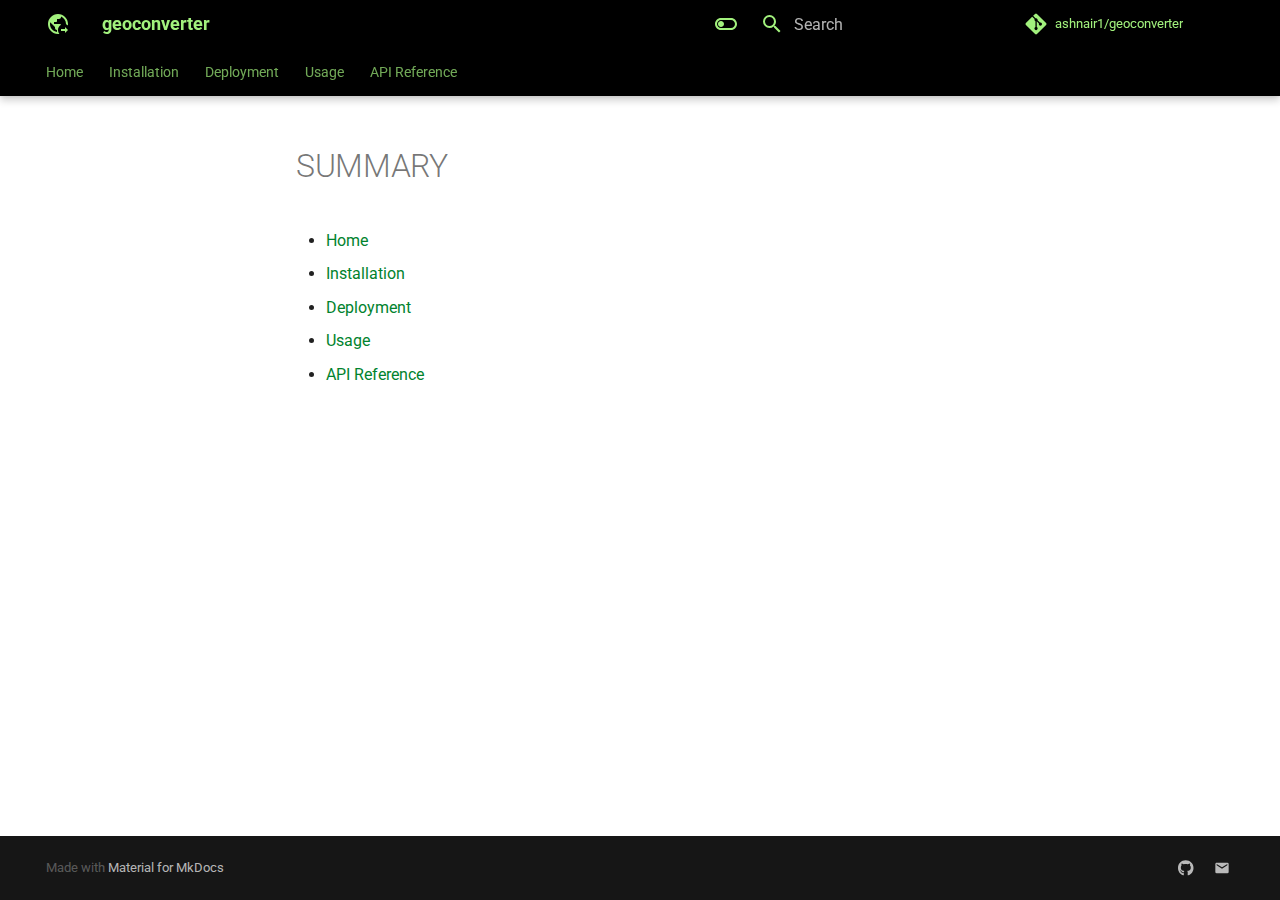
<file: SUMMARY.html>
<!doctype html>
<html lang="en" class="no-js">
  <head>
    
      <meta charset="utf-8">
      <meta name="viewport" content="width=device-width,initial-scale=1">
      
      
      
      <link rel="icon" href="assets/images/favicon.png">
      <meta name="generator" content="mkdocs-1.3.0, mkdocs-material-8.2.8">
    
    
      
        <title>SUMMARY - geoconverter</title>
      
    
    
      <link rel="stylesheet" href="assets/stylesheets/main.644de097.min.css">
      
        
        <link rel="stylesheet" href="assets/stylesheets/palette.e6a45f82.min.css">
        
      
    
    
    
      
        
        
        <link rel="preconnect" href="https://fonts.gstatic.com" crossorigin>
        <link rel="stylesheet" href="https://fonts.googleapis.com/css?family=Roboto:300,300i,400,400i,700,700i%7CRoboto+Mono:400,400i,700,700i&display=fallback">
        <style>:root{--md-text-font:"Roboto";--md-code-font:"Roboto Mono"}</style>
      
    
    
      <link rel="stylesheet" href="assets/_mkdocstrings.css">
    
      <link rel="stylesheet" href="stylesheets/extra.css">
    
    <script>__md_scope=new URL(".",location),__md_get=(e,_=localStorage,t=__md_scope)=>JSON.parse(_.getItem(t.pathname+"."+e)),__md_set=(e,_,t=localStorage,a=__md_scope)=>{try{t.setItem(a.pathname+"."+e,JSON.stringify(_))}catch(e){}}</script>
    
      

    
    
  </head>
  
  
    
    
      
    
    
    
    
    <body dir="ltr" data-md-color-scheme="geo-light" data-md-color-primary="" data-md-color-accent="">
  
    
    
      <script>var palette=__md_get("__palette");if(palette&&"object"==typeof palette.color)for(var key of Object.keys(palette.color))document.body.setAttribute("data-md-color-"+key,palette.color[key])</script>
    
    <input class="md-toggle" data-md-toggle="drawer" type="checkbox" id="__drawer" autocomplete="off">
    <input class="md-toggle" data-md-toggle="search" type="checkbox" id="__search" autocomplete="off">
    <label class="md-overlay" for="__drawer"></label>
    <div data-md-component="skip">
      
    </div>
    <div data-md-component="announce">
      
    </div>
    
    
      

  

<header class="md-header md-header--lifted" data-md-component="header">
  <nav class="md-header__inner md-grid" aria-label="Header">
    <a href="index.html" title="geoconverter" class="md-header__button md-logo" aria-label="geoconverter" data-md-component="logo">
      
  
  <svg xmlns="http://www.w3.org/2000/svg" viewBox="0 0 24 24"><path d="M19 21v-2h-4v-2h4v-2l3 3-3 3m-7-3c0-2.2 1.2-4.1 3-5.2-.1-.5-.5-.8-1-.8H8v-2h2c.6 0 1-.4 1-1V7h2c1.1 0 2-.9 2-2v-.4c2.9 1.2 5 4 5 7.4v.3c.7.2 1.3.6 1.9 1.1.1-.4.1-.9.1-1.4 0-5.5-4.5-10-10-10S2 6.5 2 12s4.5 10 10 10c.5 0 1 0 1.4-.1-.9-1.1-1.4-2.4-1.4-3.9m-1 1.9c-4-.5-7-3.8-7-7.9 0-.6.1-1.2.2-1.8L9 15v1c0 1.1.9 2 2 2v1.9z"/></svg>

    </a>
    <label class="md-header__button md-icon" for="__drawer">
      <svg xmlns="http://www.w3.org/2000/svg" viewBox="0 0 24 24"><path d="M3 6h18v2H3V6m0 5h18v2H3v-2m0 5h18v2H3v-2z"/></svg>
    </label>
    <div class="md-header__title" data-md-component="header-title">
      <div class="md-header__ellipsis">
        <div class="md-header__topic">
          <span class="md-ellipsis">
            geoconverter
          </span>
        </div>
        <div class="md-header__topic" data-md-component="header-topic">
          <span class="md-ellipsis">
            
              SUMMARY
            
          </span>
        </div>
      </div>
    </div>
    
      <form class="md-header__option" data-md-component="palette">
        
          
          
          <input class="md-option" data-md-color-media="" data-md-color-scheme="geo-light" data-md-color-primary="" data-md-color-accent=""  aria-label="Switch to dark mode"  type="radio" name="__palette" id="__palette_1">
          
            <label class="md-header__button md-icon" title="Switch to dark mode" for="__palette_2" hidden>
              <svg xmlns="http://www.w3.org/2000/svg" viewBox="0 0 24 24"><path d="M17 6H7c-3.31 0-6 2.69-6 6s2.69 6 6 6h10c3.31 0 6-2.69 6-6s-2.69-6-6-6zm0 10H7c-2.21 0-4-1.79-4-4s1.79-4 4-4h10c2.21 0 4 1.79 4 4s-1.79 4-4 4zM7 9c-1.66 0-3 1.34-3 3s1.34 3 3 3 3-1.34 3-3-1.34-3-3-3z"/></svg>
            </label>
          
        
          
          
          <input class="md-option" data-md-color-media="" data-md-color-scheme="slate" data-md-color-primary="" data-md-color-accent=""  aria-label="Switch to light mode"  type="radio" name="__palette" id="__palette_2">
          
            <label class="md-header__button md-icon" title="Switch to light mode" for="__palette_1" hidden>
              <svg xmlns="http://www.w3.org/2000/svg" viewBox="0 0 24 24"><path d="M17 7H7a5 5 0 0 0-5 5 5 5 0 0 0 5 5h10a5 5 0 0 0 5-5 5 5 0 0 0-5-5m0 8a3 3 0 0 1-3-3 3 3 0 0 1 3-3 3 3 0 0 1 3 3 3 3 0 0 1-3 3z"/></svg>
            </label>
          
        
      </form>
    
    
    
      <label class="md-header__button md-icon" for="__search">
        <svg xmlns="http://www.w3.org/2000/svg" viewBox="0 0 24 24"><path d="M9.5 3A6.5 6.5 0 0 1 16 9.5c0 1.61-.59 3.09-1.56 4.23l.27.27h.79l5 5-1.5 1.5-5-5v-.79l-.27-.27A6.516 6.516 0 0 1 9.5 16 6.5 6.5 0 0 1 3 9.5 6.5 6.5 0 0 1 9.5 3m0 2C7 5 5 7 5 9.5S7 14 9.5 14 14 12 14 9.5 12 5 9.5 5z"/></svg>
      </label>
      <div class="md-search" data-md-component="search" role="dialog">
  <label class="md-search__overlay" for="__search"></label>
  <div class="md-search__inner" role="search">
    <form class="md-search__form" name="search">
      <input type="text" class="md-search__input" name="query" aria-label="Search" placeholder="Search" autocapitalize="off" autocorrect="off" autocomplete="off" spellcheck="false" data-md-component="search-query" required>
      <label class="md-search__icon md-icon" for="__search">
        <svg xmlns="http://www.w3.org/2000/svg" viewBox="0 0 24 24"><path d="M9.5 3A6.5 6.5 0 0 1 16 9.5c0 1.61-.59 3.09-1.56 4.23l.27.27h.79l5 5-1.5 1.5-5-5v-.79l-.27-.27A6.516 6.516 0 0 1 9.5 16 6.5 6.5 0 0 1 3 9.5 6.5 6.5 0 0 1 9.5 3m0 2C7 5 5 7 5 9.5S7 14 9.5 14 14 12 14 9.5 12 5 9.5 5z"/></svg>
        <svg xmlns="http://www.w3.org/2000/svg" viewBox="0 0 24 24"><path d="M20 11v2H8l5.5 5.5-1.42 1.42L4.16 12l7.92-7.92L13.5 5.5 8 11h12z"/></svg>
      </label>
      <nav class="md-search__options" aria-label="Search">
        
          <a href="javascript:void(0)" class="md-search__icon md-icon" aria-label="Share" data-clipboard data-clipboard-text="" data-md-component="search-share" tabindex="-1">
            <svg xmlns="http://www.w3.org/2000/svg" viewBox="0 0 24 24"><path d="M18 16.08c-.76 0-1.44.3-1.96.77L8.91 12.7c.05-.23.09-.46.09-.7 0-.24-.04-.47-.09-.7l7.05-4.11c.54.5 1.25.81 2.04.81a3 3 0 0 0 3-3 3 3 0 0 0-3-3 3 3 0 0 0-3 3c0 .24.04.47.09.7L8.04 9.81C7.5 9.31 6.79 9 6 9a3 3 0 0 0-3 3 3 3 0 0 0 3 3c.79 0 1.5-.31 2.04-.81l7.12 4.15c-.05.21-.08.43-.08.66 0 1.61 1.31 2.91 2.92 2.91 1.61 0 2.92-1.3 2.92-2.91A2.92 2.92 0 0 0 18 16.08z"/></svg>
          </a>
        
        <button type="reset" class="md-search__icon md-icon" aria-label="Clear" tabindex="-1">
          <svg xmlns="http://www.w3.org/2000/svg" viewBox="0 0 24 24"><path d="M19 6.41 17.59 5 12 10.59 6.41 5 5 6.41 10.59 12 5 17.59 6.41 19 12 13.41 17.59 19 19 17.59 13.41 12 19 6.41z"/></svg>
        </button>
      </nav>
      
        <div class="md-search__suggest" data-md-component="search-suggest"></div>
      
    </form>
    <div class="md-search__output">
      <div class="md-search__scrollwrap" data-md-scrollfix>
        <div class="md-search-result" data-md-component="search-result">
          <div class="md-search-result__meta">
            Initializing search
          </div>
          <ol class="md-search-result__list"></ol>
        </div>
      </div>
    </div>
  </div>
</div>
    
    
      <div class="md-header__source">
        <a href="https://github.com/ashnair1/geoconverter" title="Go to repository" class="md-source" data-md-component="source">
  <div class="md-source__icon md-icon">
    
    <svg xmlns="http://www.w3.org/2000/svg" viewBox="0 0 448 512"><!--! Font Awesome Free 6.1.1 by @fontawesome - https://fontawesome.com License - https://fontawesome.com/license/free (Icons: CC BY 4.0, Fonts: SIL OFL 1.1, Code: MIT License) Copyright 2022 Fonticons, Inc.--><path d="M439.55 236.05 244 40.45a28.87 28.87 0 0 0-40.81 0l-40.66 40.63 51.52 51.52c27.06-9.14 52.68 16.77 43.39 43.68l49.66 49.66c34.23-11.8 61.18 31 35.47 56.69-26.49 26.49-70.21-2.87-56-37.34L240.22 199v121.85c25.3 12.54 22.26 41.85 9.08 55a34.34 34.34 0 0 1-48.55 0c-17.57-17.6-11.07-46.91 11.25-56v-123c-20.8-8.51-24.6-30.74-18.64-45L142.57 101 8.45 235.14a28.86 28.86 0 0 0 0 40.81l195.61 195.6a28.86 28.86 0 0 0 40.8 0l194.69-194.69a28.86 28.86 0 0 0 0-40.81z"/></svg>
  </div>
  <div class="md-source__repository">
    ashnair1/geoconverter
  </div>
</a>
      </div>
    
  </nav>
  
    
      
<nav class="md-tabs" aria-label="Tabs" data-md-component="tabs">
  <div class="md-tabs__inner md-grid">
    <ul class="md-tabs__list">
      
        
  
  


  <li class="md-tabs__item">
    <a href="index.html" class="md-tabs__link">
      Home
    </a>
  </li>

      
        
  
  


  <li class="md-tabs__item">
    <a href="installation.html" class="md-tabs__link">
      Installation
    </a>
  </li>

      
        
  
  


  <li class="md-tabs__item">
    <a href="deployment.html" class="md-tabs__link">
      Deployment
    </a>
  </li>

      
        
  
  


  <li class="md-tabs__item">
    <a href="usage.html" class="md-tabs__link">
      Usage
    </a>
  </li>

      
        
  
  


  
  
  
    

  
  
  
    <li class="md-tabs__item">
      <a href="reference/app.html" class="md-tabs__link">
        API Reference
      </a>
    </li>
  

  

      
    </ul>
  </div>
</nav>
    
  
</header>
    
    <div class="md-container" data-md-component="container">
      
      
        
      
      <main class="md-main" data-md-component="main">
        <div class="md-main__inner md-grid">
          
            
              
              <div class="md-sidebar md-sidebar--primary" data-md-component="sidebar" data-md-type="navigation" >
                <div class="md-sidebar__scrollwrap">
                  <div class="md-sidebar__inner">
                    

  


  

<nav class="md-nav md-nav--primary md-nav--lifted md-nav--integrated" aria-label="Navigation" data-md-level="0">
  <label class="md-nav__title" for="__drawer">
    <a href="index.html" title="geoconverter" class="md-nav__button md-logo" aria-label="geoconverter" data-md-component="logo">
      
  
  <svg xmlns="http://www.w3.org/2000/svg" viewBox="0 0 24 24"><path d="M19 21v-2h-4v-2h4v-2l3 3-3 3m-7-3c0-2.2 1.2-4.1 3-5.2-.1-.5-.5-.8-1-.8H8v-2h2c.6 0 1-.4 1-1V7h2c1.1 0 2-.9 2-2v-.4c2.9 1.2 5 4 5 7.4v.3c.7.2 1.3.6 1.9 1.1.1-.4.1-.9.1-1.4 0-5.5-4.5-10-10-10S2 6.5 2 12s4.5 10 10 10c.5 0 1 0 1.4-.1-.9-1.1-1.4-2.4-1.4-3.9m-1 1.9c-4-.5-7-3.8-7-7.9 0-.6.1-1.2.2-1.8L9 15v1c0 1.1.9 2 2 2v1.9z"/></svg>

    </a>
    geoconverter
  </label>
  
    <div class="md-nav__source">
      <a href="https://github.com/ashnair1/geoconverter" title="Go to repository" class="md-source" data-md-component="source">
  <div class="md-source__icon md-icon">
    
    <svg xmlns="http://www.w3.org/2000/svg" viewBox="0 0 448 512"><!--! Font Awesome Free 6.1.1 by @fontawesome - https://fontawesome.com License - https://fontawesome.com/license/free (Icons: CC BY 4.0, Fonts: SIL OFL 1.1, Code: MIT License) Copyright 2022 Fonticons, Inc.--><path d="M439.55 236.05 244 40.45a28.87 28.87 0 0 0-40.81 0l-40.66 40.63 51.52 51.52c27.06-9.14 52.68 16.77 43.39 43.68l49.66 49.66c34.23-11.8 61.18 31 35.47 56.69-26.49 26.49-70.21-2.87-56-37.34L240.22 199v121.85c25.3 12.54 22.26 41.85 9.08 55a34.34 34.34 0 0 1-48.55 0c-17.57-17.6-11.07-46.91 11.25-56v-123c-20.8-8.51-24.6-30.74-18.64-45L142.57 101 8.45 235.14a28.86 28.86 0 0 0 0 40.81l195.61 195.6a28.86 28.86 0 0 0 40.8 0l194.69-194.69a28.86 28.86 0 0 0 0-40.81z"/></svg>
  </div>
  <div class="md-source__repository">
    ashnair1/geoconverter
  </div>
</a>
    </div>
  
  <ul class="md-nav__list" data-md-scrollfix>
    
      
      
      

  
  
  
    <li class="md-nav__item">
      <a href="index.html" class="md-nav__link">
        Home
      </a>
    </li>
  

    
      
      
      

  
  
  
    <li class="md-nav__item">
      <a href="installation.html" class="md-nav__link">
        Installation
      </a>
    </li>
  

    
      
      
      

  
  
  
    <li class="md-nav__item">
      <a href="deployment.html" class="md-nav__link">
        Deployment
      </a>
    </li>
  

    
      
      
      

  
  
  
    <li class="md-nav__item">
      <a href="usage.html" class="md-nav__link">
        Usage
      </a>
    </li>
  

    
      
      
      

  
  
  
    
    <li class="md-nav__item md-nav__item--nested">
      
      
        <input class="md-nav__toggle md-toggle" data-md-toggle="__nav_5" type="checkbox" id="__nav_5" >
      
      
      
      
        <label class="md-nav__link" for="__nav_5">
          API Reference
          <span class="md-nav__icon md-icon"></span>
        </label>
      
      <nav class="md-nav" aria-label="API Reference" data-md-level="1">
        <label class="md-nav__title" for="__nav_5">
          <span class="md-nav__icon md-icon"></span>
          API Reference
        </label>
        <ul class="md-nav__list" data-md-scrollfix>
          
            
              
  
  
  
    
      
    
    <li class="md-nav__item md-nav__item--section md-nav__item--nested">
      
      
        <input class="md-nav__toggle md-toggle" data-md-toggle="__nav_5_1" type="checkbox" id="__nav_5_1" >
      
      
      
      
        <label class="md-nav__link" for="__nav_5_1">
          geoconverter
          <span class="md-nav__icon md-icon"></span>
        </label>
      
      <nav class="md-nav" aria-label="geoconverter" data-md-level="2">
        <label class="md-nav__title" for="__nav_5_1">
          <span class="md-nav__icon md-icon"></span>
          geoconverter
        </label>
        <ul class="md-nav__list" data-md-scrollfix>
          
            
              
  
  
  
    <li class="md-nav__item">
      <a href="reference/app.html" class="md-nav__link">
        app
      </a>
    </li>
  

            
          
            
              
  
  
  
    <li class="md-nav__item">
      <a href="reference/gdal_convert.html" class="md-nav__link">
        gdal_convert
      </a>
    </li>
  

            
          
            
              
  
  
  
    <li class="md-nav__item">
      <a href="reference/utils.html" class="md-nav__link">
        utils
      </a>
    </li>
  

            
          
        </ul>
      </nav>
    </li>
  

            
          
        </ul>
      </nav>
    </li>
  

    
  </ul>
</nav>
                  </div>
                </div>
              </div>
            
            
          
          <div class="md-content" data-md-component="content">
            <article class="md-content__inner md-typeset">
              
                


  <h1>SUMMARY</h1>

<ul>
<li><a href="index.html">Home</a></li>
<li><a href="installation.html">Installation</a></li>
<li><a href="deployment.html">Deployment</a></li>
<li><a href="usage.html">Usage</a></li>
<li><a href="reference/">API Reference</a></li>
</ul>

              
            </article>
          </div>
        </div>
        
          <a href="#" class="md-top md-icon" data-md-component="top" data-md-state="hidden">
            <svg xmlns="http://www.w3.org/2000/svg" viewBox="0 0 24 24"><path d="M13 20h-2V8l-5.5 5.5-1.42-1.42L12 4.16l7.92 7.92-1.42 1.42L13 8v12z"/></svg>
            Back to top
          </a>
        
      </main>
      
        <footer class="md-footer">
  
  <div class="md-footer-meta md-typeset">
    <div class="md-footer-meta__inner md-grid">
      <div class="md-copyright">
  
  
    Made with
    <a href="https://squidfunk.github.io/mkdocs-material/" target="_blank" rel="noopener">
      Material for MkDocs
    </a>
  
</div>
      
        <div class="md-social">
  
    
    
    <a href="https://github.com/ashnair1/geoconverter" target="_blank" rel="noopener" title="Github" class="md-social__link">
      <svg xmlns="http://www.w3.org/2000/svg" viewBox="0 0 496 512"><!--! Font Awesome Free 6.1.1 by @fontawesome - https://fontawesome.com License - https://fontawesome.com/license/free (Icons: CC BY 4.0, Fonts: SIL OFL 1.1, Code: MIT License) Copyright 2022 Fonticons, Inc.--><path d="M165.9 397.4c0 2-2.3 3.6-5.2 3.6-3.3.3-5.6-1.3-5.6-3.6 0-2 2.3-3.6 5.2-3.6 3-.3 5.6 1.3 5.6 3.6zm-31.1-4.5c-.7 2 1.3 4.3 4.3 4.9 2.6 1 5.6 0 6.2-2s-1.3-4.3-4.3-5.2c-2.6-.7-5.5.3-6.2 2.3zm44.2-1.7c-2.9.7-4.9 2.6-4.6 4.9.3 2 2.9 3.3 5.9 2.6 2.9-.7 4.9-2.6 4.6-4.6-.3-1.9-3-3.2-5.9-2.9zM244.8 8C106.1 8 0 113.3 0 252c0 110.9 69.8 205.8 169.5 239.2 12.8 2.3 17.3-5.6 17.3-12.1 0-6.2-.3-40.4-.3-61.4 0 0-70 15-84.7-29.8 0 0-11.4-29.1-27.8-36.6 0 0-22.9-15.7 1.6-15.4 0 0 24.9 2 38.6 25.8 21.9 38.6 58.6 27.5 72.9 20.9 2.3-16 8.8-27.1 16-33.7-55.9-6.2-112.3-14.3-112.3-110.5 0-27.5 7.6-41.3 23.6-58.9-2.6-6.5-11.1-33.3 2.6-67.9 20.9-6.5 69 27 69 27 20-5.6 41.5-8.5 62.8-8.5s42.8 2.9 62.8 8.5c0 0 48.1-33.6 69-27 13.7 34.7 5.2 61.4 2.6 67.9 16 17.7 25.8 31.5 25.8 58.9 0 96.5-58.9 104.2-114.8 110.5 9.2 7.9 17 22.9 17 46.4 0 33.7-.3 75.4-.3 83.6 0 6.5 4.6 14.4 17.3 12.1C428.2 457.8 496 362.9 496 252 496 113.3 383.5 8 244.8 8zM97.2 352.9c-1.3 1-1 3.3.7 5.2 1.6 1.6 3.9 2.3 5.2 1 1.3-1 1-3.3-.7-5.2-1.6-1.6-3.9-2.3-5.2-1zm-10.8-8.1c-.7 1.3.3 2.9 2.3 3.9 1.6 1 3.6.7 4.3-.7.7-1.3-.3-2.9-2.3-3.9-2-.6-3.6-.3-4.3.7zm32.4 35.6c-1.6 1.3-1 4.3 1.3 6.2 2.3 2.3 5.2 2.6 6.5 1 1.3-1.3.7-4.3-1.3-6.2-2.2-2.3-5.2-2.6-6.5-1zm-11.4-14.7c-1.6 1-1.6 3.6 0 5.9 1.6 2.3 4.3 3.3 5.6 2.3 1.6-1.3 1.6-3.9 0-6.2-1.4-2.3-4-3.3-5.6-2z"/></svg>
    </a>
  
    
    
    <a href="mailto:ashnair0007@gmail.com" target="_blank" rel="noopener" title="" class="md-social__link">
      <svg xmlns="http://www.w3.org/2000/svg" viewBox="0 0 24 24"><path d="m20 8-8 5-8-5V6l8 5 8-5m0-2H4c-1.11 0-2 .89-2 2v12a2 2 0 0 0 2 2h16a2 2 0 0 0 2-2V6a2 2 0 0 0-2-2z"/></svg>
    </a>
  
</div>
      
    </div>
  </div>
</footer>
      
    </div>
    <div class="md-dialog" data-md-component="dialog">
      <div class="md-dialog__inner md-typeset"></div>
    </div>
    <script id="__config" type="application/json">{"base": ".", "features": ["content.tabs.link", "navigation.instant", "navigation.sections", "navigation.tabs", "navigation.tabs.sticky", "navigation.top", "navigation.tracking", "search.highlight", "search.share", "search.suggest", "toc.integrate"], "search": "assets/javascripts/workers/search.5e67fbfe.min.js", "translations": {"clipboard.copied": "Copied to clipboard", "clipboard.copy": "Copy to clipboard", "search.config.lang": "en", "search.config.pipeline": "trimmer, stopWordFilter", "search.config.separator": "[\\s\\-]+", "search.placeholder": "Search", "search.result.more.one": "1 more on this page", "search.result.more.other": "# more on this page", "search.result.none": "No matching documents", "search.result.one": "1 matching document", "search.result.other": "# matching documents", "search.result.placeholder": "Type to start searching", "search.result.term.missing": "Missing", "select.version.title": "Select version"}}</script>
    
    
      <script src="assets/javascripts/bundle.c44cc438.min.js"></script>
      
    
  </body>
</html>
</file>
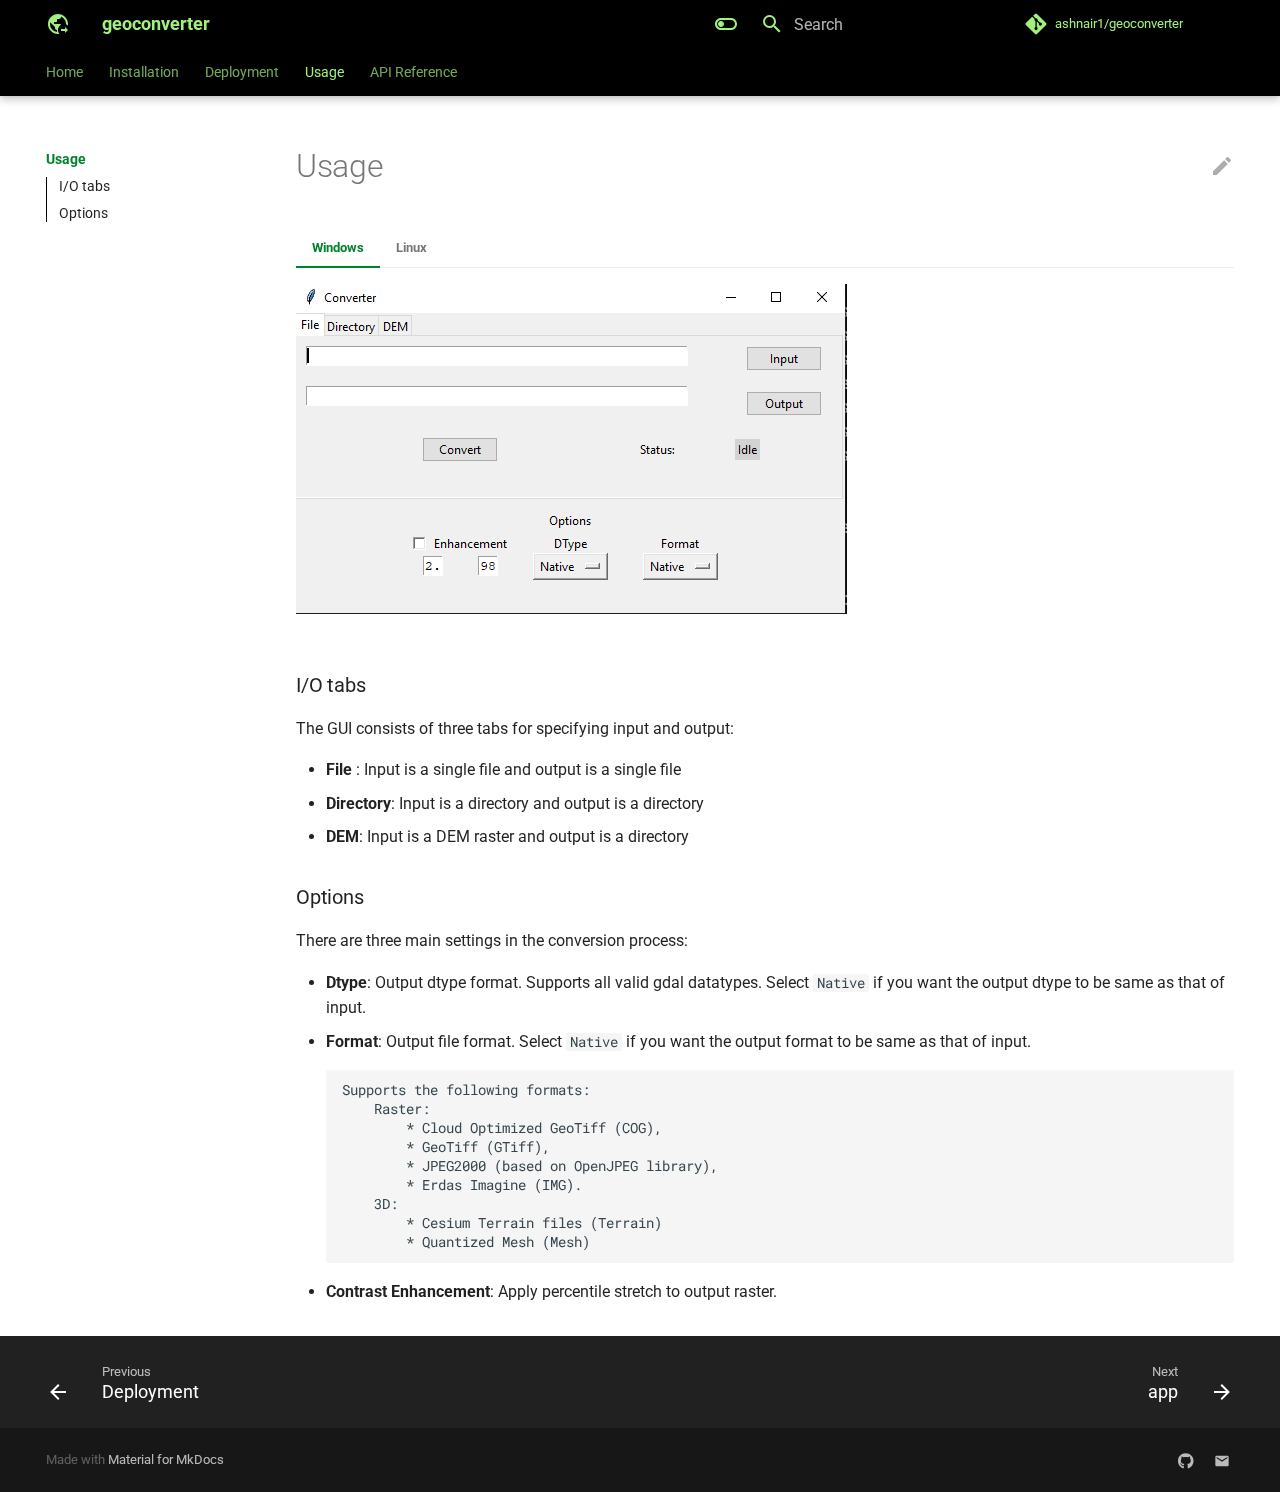
<file: usage.html>
<!doctype html>
<html lang="en" class="no-js">
  <head>
    
      <meta charset="utf-8">
      <meta name="viewport" content="width=device-width,initial-scale=1">
      
      
      
      <link rel="icon" href="assets/images/favicon.png">
      <meta name="generator" content="mkdocs-1.3.0, mkdocs-material-8.2.8">
    
    
      
        <title>Usage - geoconverter</title>
      
    
    
      <link rel="stylesheet" href="assets/stylesheets/main.644de097.min.css">
      
        
        <link rel="stylesheet" href="assets/stylesheets/palette.e6a45f82.min.css">
        
      
    
    
    
      
        
        
        <link rel="preconnect" href="https://fonts.gstatic.com" crossorigin>
        <link rel="stylesheet" href="https://fonts.googleapis.com/css?family=Roboto:300,300i,400,400i,700,700i%7CRoboto+Mono:400,400i,700,700i&display=fallback">
        <style>:root{--md-text-font:"Roboto";--md-code-font:"Roboto Mono"}</style>
      
    
    
      <link rel="stylesheet" href="assets/_mkdocstrings.css">
    
      <link rel="stylesheet" href="stylesheets/extra.css">
    
    <script>__md_scope=new URL(".",location),__md_get=(e,_=localStorage,t=__md_scope)=>JSON.parse(_.getItem(t.pathname+"."+e)),__md_set=(e,_,t=localStorage,a=__md_scope)=>{try{t.setItem(a.pathname+"."+e,JSON.stringify(_))}catch(e){}}</script>
    
      

    
    
  </head>
  
  
    
    
      
    
    
    
    
    <body dir="ltr" data-md-color-scheme="geo-light" data-md-color-primary="" data-md-color-accent="">
  
    
    
      <script>var palette=__md_get("__palette");if(palette&&"object"==typeof palette.color)for(var key of Object.keys(palette.color))document.body.setAttribute("data-md-color-"+key,palette.color[key])</script>
    
    <input class="md-toggle" data-md-toggle="drawer" type="checkbox" id="__drawer" autocomplete="off">
    <input class="md-toggle" data-md-toggle="search" type="checkbox" id="__search" autocomplete="off">
    <label class="md-overlay" for="__drawer"></label>
    <div data-md-component="skip">
      
        
        <a href="#io-tabs" class="md-skip">
          Skip to content
        </a>
      
    </div>
    <div data-md-component="announce">
      
    </div>
    
    
      

  

<header class="md-header md-header--lifted" data-md-component="header">
  <nav class="md-header__inner md-grid" aria-label="Header">
    <a href="index.html" title="geoconverter" class="md-header__button md-logo" aria-label="geoconverter" data-md-component="logo">
      
  
  <svg xmlns="http://www.w3.org/2000/svg" viewBox="0 0 24 24"><path d="M19 21v-2h-4v-2h4v-2l3 3-3 3m-7-3c0-2.2 1.2-4.1 3-5.2-.1-.5-.5-.8-1-.8H8v-2h2c.6 0 1-.4 1-1V7h2c1.1 0 2-.9 2-2v-.4c2.9 1.2 5 4 5 7.4v.3c.7.2 1.3.6 1.9 1.1.1-.4.1-.9.1-1.4 0-5.5-4.5-10-10-10S2 6.5 2 12s4.5 10 10 10c.5 0 1 0 1.4-.1-.9-1.1-1.4-2.4-1.4-3.9m-1 1.9c-4-.5-7-3.8-7-7.9 0-.6.1-1.2.2-1.8L9 15v1c0 1.1.9 2 2 2v1.9z"/></svg>

    </a>
    <label class="md-header__button md-icon" for="__drawer">
      <svg xmlns="http://www.w3.org/2000/svg" viewBox="0 0 24 24"><path d="M3 6h18v2H3V6m0 5h18v2H3v-2m0 5h18v2H3v-2z"/></svg>
    </label>
    <div class="md-header__title" data-md-component="header-title">
      <div class="md-header__ellipsis">
        <div class="md-header__topic">
          <span class="md-ellipsis">
            geoconverter
          </span>
        </div>
        <div class="md-header__topic" data-md-component="header-topic">
          <span class="md-ellipsis">
            
              Usage
            
          </span>
        </div>
      </div>
    </div>
    
      <form class="md-header__option" data-md-component="palette">
        
          
          
          <input class="md-option" data-md-color-media="" data-md-color-scheme="geo-light" data-md-color-primary="" data-md-color-accent=""  aria-label="Switch to dark mode"  type="radio" name="__palette" id="__palette_1">
          
            <label class="md-header__button md-icon" title="Switch to dark mode" for="__palette_2" hidden>
              <svg xmlns="http://www.w3.org/2000/svg" viewBox="0 0 24 24"><path d="M17 6H7c-3.31 0-6 2.69-6 6s2.69 6 6 6h10c3.31 0 6-2.69 6-6s-2.69-6-6-6zm0 10H7c-2.21 0-4-1.79-4-4s1.79-4 4-4h10c2.21 0 4 1.79 4 4s-1.79 4-4 4zM7 9c-1.66 0-3 1.34-3 3s1.34 3 3 3 3-1.34 3-3-1.34-3-3-3z"/></svg>
            </label>
          
        
          
          
          <input class="md-option" data-md-color-media="" data-md-color-scheme="slate" data-md-color-primary="" data-md-color-accent=""  aria-label="Switch to light mode"  type="radio" name="__palette" id="__palette_2">
          
            <label class="md-header__button md-icon" title="Switch to light mode" for="__palette_1" hidden>
              <svg xmlns="http://www.w3.org/2000/svg" viewBox="0 0 24 24"><path d="M17 7H7a5 5 0 0 0-5 5 5 5 0 0 0 5 5h10a5 5 0 0 0 5-5 5 5 0 0 0-5-5m0 8a3 3 0 0 1-3-3 3 3 0 0 1 3-3 3 3 0 0 1 3 3 3 3 0 0 1-3 3z"/></svg>
            </label>
          
        
      </form>
    
    
    
      <label class="md-header__button md-icon" for="__search">
        <svg xmlns="http://www.w3.org/2000/svg" viewBox="0 0 24 24"><path d="M9.5 3A6.5 6.5 0 0 1 16 9.5c0 1.61-.59 3.09-1.56 4.23l.27.27h.79l5 5-1.5 1.5-5-5v-.79l-.27-.27A6.516 6.516 0 0 1 9.5 16 6.5 6.5 0 0 1 3 9.5 6.5 6.5 0 0 1 9.5 3m0 2C7 5 5 7 5 9.5S7 14 9.5 14 14 12 14 9.5 12 5 9.5 5z"/></svg>
      </label>
      <div class="md-search" data-md-component="search" role="dialog">
  <label class="md-search__overlay" for="__search"></label>
  <div class="md-search__inner" role="search">
    <form class="md-search__form" name="search">
      <input type="text" class="md-search__input" name="query" aria-label="Search" placeholder="Search" autocapitalize="off" autocorrect="off" autocomplete="off" spellcheck="false" data-md-component="search-query" required>
      <label class="md-search__icon md-icon" for="__search">
        <svg xmlns="http://www.w3.org/2000/svg" viewBox="0 0 24 24"><path d="M9.5 3A6.5 6.5 0 0 1 16 9.5c0 1.61-.59 3.09-1.56 4.23l.27.27h.79l5 5-1.5 1.5-5-5v-.79l-.27-.27A6.516 6.516 0 0 1 9.5 16 6.5 6.5 0 0 1 3 9.5 6.5 6.5 0 0 1 9.5 3m0 2C7 5 5 7 5 9.5S7 14 9.5 14 14 12 14 9.5 12 5 9.5 5z"/></svg>
        <svg xmlns="http://www.w3.org/2000/svg" viewBox="0 0 24 24"><path d="M20 11v2H8l5.5 5.5-1.42 1.42L4.16 12l7.92-7.92L13.5 5.5 8 11h12z"/></svg>
      </label>
      <nav class="md-search__options" aria-label="Search">
        
          <a href="javascript:void(0)" class="md-search__icon md-icon" aria-label="Share" data-clipboard data-clipboard-text="" data-md-component="search-share" tabindex="-1">
            <svg xmlns="http://www.w3.org/2000/svg" viewBox="0 0 24 24"><path d="M18 16.08c-.76 0-1.44.3-1.96.77L8.91 12.7c.05-.23.09-.46.09-.7 0-.24-.04-.47-.09-.7l7.05-4.11c.54.5 1.25.81 2.04.81a3 3 0 0 0 3-3 3 3 0 0 0-3-3 3 3 0 0 0-3 3c0 .24.04.47.09.7L8.04 9.81C7.5 9.31 6.79 9 6 9a3 3 0 0 0-3 3 3 3 0 0 0 3 3c.79 0 1.5-.31 2.04-.81l7.12 4.15c-.05.21-.08.43-.08.66 0 1.61 1.31 2.91 2.92 2.91 1.61 0 2.92-1.3 2.92-2.91A2.92 2.92 0 0 0 18 16.08z"/></svg>
          </a>
        
        <button type="reset" class="md-search__icon md-icon" aria-label="Clear" tabindex="-1">
          <svg xmlns="http://www.w3.org/2000/svg" viewBox="0 0 24 24"><path d="M19 6.41 17.59 5 12 10.59 6.41 5 5 6.41 10.59 12 5 17.59 6.41 19 12 13.41 17.59 19 19 17.59 13.41 12 19 6.41z"/></svg>
        </button>
      </nav>
      
        <div class="md-search__suggest" data-md-component="search-suggest"></div>
      
    </form>
    <div class="md-search__output">
      <div class="md-search__scrollwrap" data-md-scrollfix>
        <div class="md-search-result" data-md-component="search-result">
          <div class="md-search-result__meta">
            Initializing search
          </div>
          <ol class="md-search-result__list"></ol>
        </div>
      </div>
    </div>
  </div>
</div>
    
    
      <div class="md-header__source">
        <a href="https://github.com/ashnair1/geoconverter" title="Go to repository" class="md-source" data-md-component="source">
  <div class="md-source__icon md-icon">
    
    <svg xmlns="http://www.w3.org/2000/svg" viewBox="0 0 448 512"><!--! Font Awesome Free 6.1.1 by @fontawesome - https://fontawesome.com License - https://fontawesome.com/license/free (Icons: CC BY 4.0, Fonts: SIL OFL 1.1, Code: MIT License) Copyright 2022 Fonticons, Inc.--><path d="M439.55 236.05 244 40.45a28.87 28.87 0 0 0-40.81 0l-40.66 40.63 51.52 51.52c27.06-9.14 52.68 16.77 43.39 43.68l49.66 49.66c34.23-11.8 61.18 31 35.47 56.69-26.49 26.49-70.21-2.87-56-37.34L240.22 199v121.85c25.3 12.54 22.26 41.85 9.08 55a34.34 34.34 0 0 1-48.55 0c-17.57-17.6-11.07-46.91 11.25-56v-123c-20.8-8.51-24.6-30.74-18.64-45L142.57 101 8.45 235.14a28.86 28.86 0 0 0 0 40.81l195.61 195.6a28.86 28.86 0 0 0 40.8 0l194.69-194.69a28.86 28.86 0 0 0 0-40.81z"/></svg>
  </div>
  <div class="md-source__repository">
    ashnair1/geoconverter
  </div>
</a>
      </div>
    
  </nav>
  
    
      
<nav class="md-tabs" aria-label="Tabs" data-md-component="tabs">
  <div class="md-tabs__inner md-grid">
    <ul class="md-tabs__list">
      
        
  
  


  <li class="md-tabs__item">
    <a href="index.html" class="md-tabs__link">
      Home
    </a>
  </li>

      
        
  
  


  <li class="md-tabs__item">
    <a href="installation.html" class="md-tabs__link">
      Installation
    </a>
  </li>

      
        
  
  


  <li class="md-tabs__item">
    <a href="deployment.html" class="md-tabs__link">
      Deployment
    </a>
  </li>

      
        
  
  
    
  


  <li class="md-tabs__item">
    <a href="usage.html" class="md-tabs__link md-tabs__link--active">
      Usage
    </a>
  </li>

      
        
  
  


  
  
  
    

  
  
  
    <li class="md-tabs__item">
      <a href="reference/app.html" class="md-tabs__link">
        API Reference
      </a>
    </li>
  

  

      
    </ul>
  </div>
</nav>
    
  
</header>
    
    <div class="md-container" data-md-component="container">
      
      
        
      
      <main class="md-main" data-md-component="main">
        <div class="md-main__inner md-grid">
          
            
              
              <div class="md-sidebar md-sidebar--primary" data-md-component="sidebar" data-md-type="navigation" >
                <div class="md-sidebar__scrollwrap">
                  <div class="md-sidebar__inner">
                    

  


  

<nav class="md-nav md-nav--primary md-nav--lifted md-nav--integrated" aria-label="Navigation" data-md-level="0">
  <label class="md-nav__title" for="__drawer">
    <a href="index.html" title="geoconverter" class="md-nav__button md-logo" aria-label="geoconverter" data-md-component="logo">
      
  
  <svg xmlns="http://www.w3.org/2000/svg" viewBox="0 0 24 24"><path d="M19 21v-2h-4v-2h4v-2l3 3-3 3m-7-3c0-2.2 1.2-4.1 3-5.2-.1-.5-.5-.8-1-.8H8v-2h2c.6 0 1-.4 1-1V7h2c1.1 0 2-.9 2-2v-.4c2.9 1.2 5 4 5 7.4v.3c.7.2 1.3.6 1.9 1.1.1-.4.1-.9.1-1.4 0-5.5-4.5-10-10-10S2 6.5 2 12s4.5 10 10 10c.5 0 1 0 1.4-.1-.9-1.1-1.4-2.4-1.4-3.9m-1 1.9c-4-.5-7-3.8-7-7.9 0-.6.1-1.2.2-1.8L9 15v1c0 1.1.9 2 2 2v1.9z"/></svg>

    </a>
    geoconverter
  </label>
  
    <div class="md-nav__source">
      <a href="https://github.com/ashnair1/geoconverter" title="Go to repository" class="md-source" data-md-component="source">
  <div class="md-source__icon md-icon">
    
    <svg xmlns="http://www.w3.org/2000/svg" viewBox="0 0 448 512"><!--! Font Awesome Free 6.1.1 by @fontawesome - https://fontawesome.com License - https://fontawesome.com/license/free (Icons: CC BY 4.0, Fonts: SIL OFL 1.1, Code: MIT License) Copyright 2022 Fonticons, Inc.--><path d="M439.55 236.05 244 40.45a28.87 28.87 0 0 0-40.81 0l-40.66 40.63 51.52 51.52c27.06-9.14 52.68 16.77 43.39 43.68l49.66 49.66c34.23-11.8 61.18 31 35.47 56.69-26.49 26.49-70.21-2.87-56-37.34L240.22 199v121.85c25.3 12.54 22.26 41.85 9.08 55a34.34 34.34 0 0 1-48.55 0c-17.57-17.6-11.07-46.91 11.25-56v-123c-20.8-8.51-24.6-30.74-18.64-45L142.57 101 8.45 235.14a28.86 28.86 0 0 0 0 40.81l195.61 195.6a28.86 28.86 0 0 0 40.8 0l194.69-194.69a28.86 28.86 0 0 0 0-40.81z"/></svg>
  </div>
  <div class="md-source__repository">
    ashnair1/geoconverter
  </div>
</a>
    </div>
  
  <ul class="md-nav__list" data-md-scrollfix>
    
      
      
      

  
  
  
    <li class="md-nav__item">
      <a href="index.html" class="md-nav__link">
        Home
      </a>
    </li>
  

    
      
      
      

  
  
  
    <li class="md-nav__item">
      <a href="installation.html" class="md-nav__link">
        Installation
      </a>
    </li>
  

    
      
      
      

  
  
  
    <li class="md-nav__item">
      <a href="deployment.html" class="md-nav__link">
        Deployment
      </a>
    </li>
  

    
      
      
      

  
  
    
  
  
    <li class="md-nav__item md-nav__item--active">
      
      <input class="md-nav__toggle md-toggle" data-md-toggle="toc" type="checkbox" id="__toc">
      
      
      
        <label class="md-nav__link md-nav__link--active" for="__toc">
          Usage
          <span class="md-nav__icon md-icon"></span>
        </label>
      
      <a href="usage.html" class="md-nav__link md-nav__link--active">
        Usage
      </a>
      
        

<nav class="md-nav md-nav--secondary" aria-label="Table of contents">
  
  
  
  
    <label class="md-nav__title" for="__toc">
      <span class="md-nav__icon md-icon"></span>
      Table of contents
    </label>
    <ul class="md-nav__list" data-md-component="toc" data-md-scrollfix>
      
        <li class="md-nav__item">
  <a href="#io-tabs" class="md-nav__link">
    I/O tabs
  </a>
  
</li>
      
        <li class="md-nav__item">
  <a href="#options" class="md-nav__link">
    Options
  </a>
  
</li>
      
    </ul>
  
</nav>
      
    </li>
  

    
      
      
      

  
  
  
    
    <li class="md-nav__item md-nav__item--nested">
      
      
        <input class="md-nav__toggle md-toggle" data-md-toggle="__nav_5" type="checkbox" id="__nav_5" >
      
      
      
      
        <label class="md-nav__link" for="__nav_5">
          API Reference
          <span class="md-nav__icon md-icon"></span>
        </label>
      
      <nav class="md-nav" aria-label="API Reference" data-md-level="1">
        <label class="md-nav__title" for="__nav_5">
          <span class="md-nav__icon md-icon"></span>
          API Reference
        </label>
        <ul class="md-nav__list" data-md-scrollfix>
          
            
              
  
  
  
    
      
    
    <li class="md-nav__item md-nav__item--section md-nav__item--nested">
      
      
        <input class="md-nav__toggle md-toggle" data-md-toggle="__nav_5_1" type="checkbox" id="__nav_5_1" >
      
      
      
      
        <label class="md-nav__link" for="__nav_5_1">
          geoconverter
          <span class="md-nav__icon md-icon"></span>
        </label>
      
      <nav class="md-nav" aria-label="geoconverter" data-md-level="2">
        <label class="md-nav__title" for="__nav_5_1">
          <span class="md-nav__icon md-icon"></span>
          geoconverter
        </label>
        <ul class="md-nav__list" data-md-scrollfix>
          
            
              
  
  
  
    <li class="md-nav__item">
      <a href="reference/app.html" class="md-nav__link">
        app
      </a>
    </li>
  

            
          
            
              
  
  
  
    <li class="md-nav__item">
      <a href="reference/gdal_convert.html" class="md-nav__link">
        gdal_convert
      </a>
    </li>
  

            
          
            
              
  
  
  
    <li class="md-nav__item">
      <a href="reference/utils.html" class="md-nav__link">
        utils
      </a>
    </li>
  

            
          
        </ul>
      </nav>
    </li>
  

            
          
        </ul>
      </nav>
    </li>
  

    
  </ul>
</nav>
                  </div>
                </div>
              </div>
            
            
          
          <div class="md-content" data-md-component="content">
            <article class="md-content__inner md-typeset">
              
                
<a href="https://github.com/ashnair1/geoconverter/edit/master/docs/usage.md" title="Edit this page" class="md-content__button md-icon">
  <svg xmlns="http://www.w3.org/2000/svg" viewBox="0 0 24 24"><path d="M20.71 7.04c.39-.39.39-1.04 0-1.41l-2.34-2.34c-.37-.39-1.02-.39-1.41 0l-1.84 1.83 3.75 3.75M3 17.25V21h3.75L17.81 9.93l-3.75-3.75L3 17.25z"/></svg>
</a>



<h1> Usage </h1>

<div class="tabbed-set tabbed-alternate" data-tabs="1:2"><input checked="checked" id="__tabbed_1_1" name="__tabbed_1" type="radio" /><input id="__tabbed_1_2" name="__tabbed_1" type="radio" /><div class="tabbed-labels"><label for="__tabbed_1_1">Windows</label><label for="__tabbed_1_2">Linux</label></div>
<div class="tabbed-content">
<div class="tabbed-block">
<p><img alt="" src="assets/win64.png" /></p>
</div>
<div class="tabbed-block">
<p><img alt="" src="assets/linux.png" /></p>
</div>
</div>
</div>
<h3 id="io-tabs">I/O tabs<a class="headerlink" href="#io-tabs" title="Permanent link">&para;</a></h3>
<p>The GUI consists of three tabs for specifying input and output:</p>
<ul>
<li><strong>File</strong> : Input is a single file and output is a single file</li>
<li><strong>Directory</strong>: Input is a directory and output is a directory</li>
<li><strong>DEM</strong>: Input is a DEM raster and output is a directory </li>
</ul>
<h3 id="options">Options<a class="headerlink" href="#options" title="Permanent link">&para;</a></h3>
<p>There are three main settings in the conversion process:</p>
<ul>
<li><strong>Dtype</strong>: Output dtype format. Supports all valid gdal datatypes. Select <code>Native</code> if you want the output dtype to be same as that of input. </li>
<li>
<p><strong>Format</strong>: Output file format. Select <code>Native</code> if you want the output format to be same as that of input. </p>
<div class="highlight"><pre><span></span><code>Supports the following formats:
    Raster:
        * Cloud Optimized GeoTiff (COG), 
        * GeoTiff (GTiff), 
        * JPEG2000 (based on OpenJPEG library), 
        * Erdas Imagine (IMG). 
    3D:
        * Cesium Terrain files (Terrain)
        * Quantized Mesh (Mesh)
</code></pre></div>
</li>
<li>
<p><strong>Contrast Enhancement</strong>: Apply percentile stretch to output raster.</p>
</li>
</ul>

              
            </article>
          </div>
        </div>
        
          <a href="#" class="md-top md-icon" data-md-component="top" data-md-state="hidden">
            <svg xmlns="http://www.w3.org/2000/svg" viewBox="0 0 24 24"><path d="M13 20h-2V8l-5.5 5.5-1.42-1.42L12 4.16l7.92 7.92-1.42 1.42L13 8v12z"/></svg>
            Back to top
          </a>
        
      </main>
      
        <footer class="md-footer">
  
    <nav class="md-footer__inner md-grid" aria-label="Footer">
      
        
        <a href="deployment.html" class="md-footer__link md-footer__link--prev" aria-label="Previous: Deployment" rel="prev">
          <div class="md-footer__button md-icon">
            <svg xmlns="http://www.w3.org/2000/svg" viewBox="0 0 24 24"><path d="M20 11v2H8l5.5 5.5-1.42 1.42L4.16 12l7.92-7.92L13.5 5.5 8 11h12z"/></svg>
          </div>
          <div class="md-footer__title">
            <div class="md-ellipsis">
              <span class="md-footer__direction">
                Previous
              </span>
              Deployment
            </div>
          </div>
        </a>
      
      
        
        <a href="reference/app.html" class="md-footer__link md-footer__link--next" aria-label="Next: app" rel="next">
          <div class="md-footer__title">
            <div class="md-ellipsis">
              <span class="md-footer__direction">
                Next
              </span>
              app
            </div>
          </div>
          <div class="md-footer__button md-icon">
            <svg xmlns="http://www.w3.org/2000/svg" viewBox="0 0 24 24"><path d="M4 11v2h12l-5.5 5.5 1.42 1.42L19.84 12l-7.92-7.92L10.5 5.5 16 11H4z"/></svg>
          </div>
        </a>
      
    </nav>
  
  <div class="md-footer-meta md-typeset">
    <div class="md-footer-meta__inner md-grid">
      <div class="md-copyright">
  
  
    Made with
    <a href="https://squidfunk.github.io/mkdocs-material/" target="_blank" rel="noopener">
      Material for MkDocs
    </a>
  
</div>
      
        <div class="md-social">
  
    
    
    <a href="https://github.com/ashnair1/geoconverter" target="_blank" rel="noopener" title="Github" class="md-social__link">
      <svg xmlns="http://www.w3.org/2000/svg" viewBox="0 0 496 512"><!--! Font Awesome Free 6.1.1 by @fontawesome - https://fontawesome.com License - https://fontawesome.com/license/free (Icons: CC BY 4.0, Fonts: SIL OFL 1.1, Code: MIT License) Copyright 2022 Fonticons, Inc.--><path d="M165.9 397.4c0 2-2.3 3.6-5.2 3.6-3.3.3-5.6-1.3-5.6-3.6 0-2 2.3-3.6 5.2-3.6 3-.3 5.6 1.3 5.6 3.6zm-31.1-4.5c-.7 2 1.3 4.3 4.3 4.9 2.6 1 5.6 0 6.2-2s-1.3-4.3-4.3-5.2c-2.6-.7-5.5.3-6.2 2.3zm44.2-1.7c-2.9.7-4.9 2.6-4.6 4.9.3 2 2.9 3.3 5.9 2.6 2.9-.7 4.9-2.6 4.6-4.6-.3-1.9-3-3.2-5.9-2.9zM244.8 8C106.1 8 0 113.3 0 252c0 110.9 69.8 205.8 169.5 239.2 12.8 2.3 17.3-5.6 17.3-12.1 0-6.2-.3-40.4-.3-61.4 0 0-70 15-84.7-29.8 0 0-11.4-29.1-27.8-36.6 0 0-22.9-15.7 1.6-15.4 0 0 24.9 2 38.6 25.8 21.9 38.6 58.6 27.5 72.9 20.9 2.3-16 8.8-27.1 16-33.7-55.9-6.2-112.3-14.3-112.3-110.5 0-27.5 7.6-41.3 23.6-58.9-2.6-6.5-11.1-33.3 2.6-67.9 20.9-6.5 69 27 69 27 20-5.6 41.5-8.5 62.8-8.5s42.8 2.9 62.8 8.5c0 0 48.1-33.6 69-27 13.7 34.7 5.2 61.4 2.6 67.9 16 17.7 25.8 31.5 25.8 58.9 0 96.5-58.9 104.2-114.8 110.5 9.2 7.9 17 22.9 17 46.4 0 33.7-.3 75.4-.3 83.6 0 6.5 4.6 14.4 17.3 12.1C428.2 457.8 496 362.9 496 252 496 113.3 383.5 8 244.8 8zM97.2 352.9c-1.3 1-1 3.3.7 5.2 1.6 1.6 3.9 2.3 5.2 1 1.3-1 1-3.3-.7-5.2-1.6-1.6-3.9-2.3-5.2-1zm-10.8-8.1c-.7 1.3.3 2.9 2.3 3.9 1.6 1 3.6.7 4.3-.7.7-1.3-.3-2.9-2.3-3.9-2-.6-3.6-.3-4.3.7zm32.4 35.6c-1.6 1.3-1 4.3 1.3 6.2 2.3 2.3 5.2 2.6 6.5 1 1.3-1.3.7-4.3-1.3-6.2-2.2-2.3-5.2-2.6-6.5-1zm-11.4-14.7c-1.6 1-1.6 3.6 0 5.9 1.6 2.3 4.3 3.3 5.6 2.3 1.6-1.3 1.6-3.9 0-6.2-1.4-2.3-4-3.3-5.6-2z"/></svg>
    </a>
  
    
    
    <a href="mailto:ashnair0007@gmail.com" target="_blank" rel="noopener" title="" class="md-social__link">
      <svg xmlns="http://www.w3.org/2000/svg" viewBox="0 0 24 24"><path d="m20 8-8 5-8-5V6l8 5 8-5m0-2H4c-1.11 0-2 .89-2 2v12a2 2 0 0 0 2 2h16a2 2 0 0 0 2-2V6a2 2 0 0 0-2-2z"/></svg>
    </a>
  
</div>
      
    </div>
  </div>
</footer>
      
    </div>
    <div class="md-dialog" data-md-component="dialog">
      <div class="md-dialog__inner md-typeset"></div>
    </div>
    <script id="__config" type="application/json">{"base": ".", "features": ["content.tabs.link", "navigation.instant", "navigation.sections", "navigation.tabs", "navigation.tabs.sticky", "navigation.top", "navigation.tracking", "search.highlight", "search.share", "search.suggest", "toc.integrate"], "search": "assets/javascripts/workers/search.5e67fbfe.min.js", "translations": {"clipboard.copied": "Copied to clipboard", "clipboard.copy": "Copy to clipboard", "search.config.lang": "en", "search.config.pipeline": "trimmer, stopWordFilter", "search.config.separator": "[\\s\\-]+", "search.placeholder": "Search", "search.result.more.one": "1 more on this page", "search.result.more.other": "# more on this page", "search.result.none": "No matching documents", "search.result.one": "1 matching document", "search.result.other": "# matching documents", "search.result.placeholder": "Type to start searching", "search.result.term.missing": "Missing", "select.version.title": "Select version"}}</script>
    
    
      <script src="assets/javascripts/bundle.c44cc438.min.js"></script>
      
    
  </body>
</html>
</file>
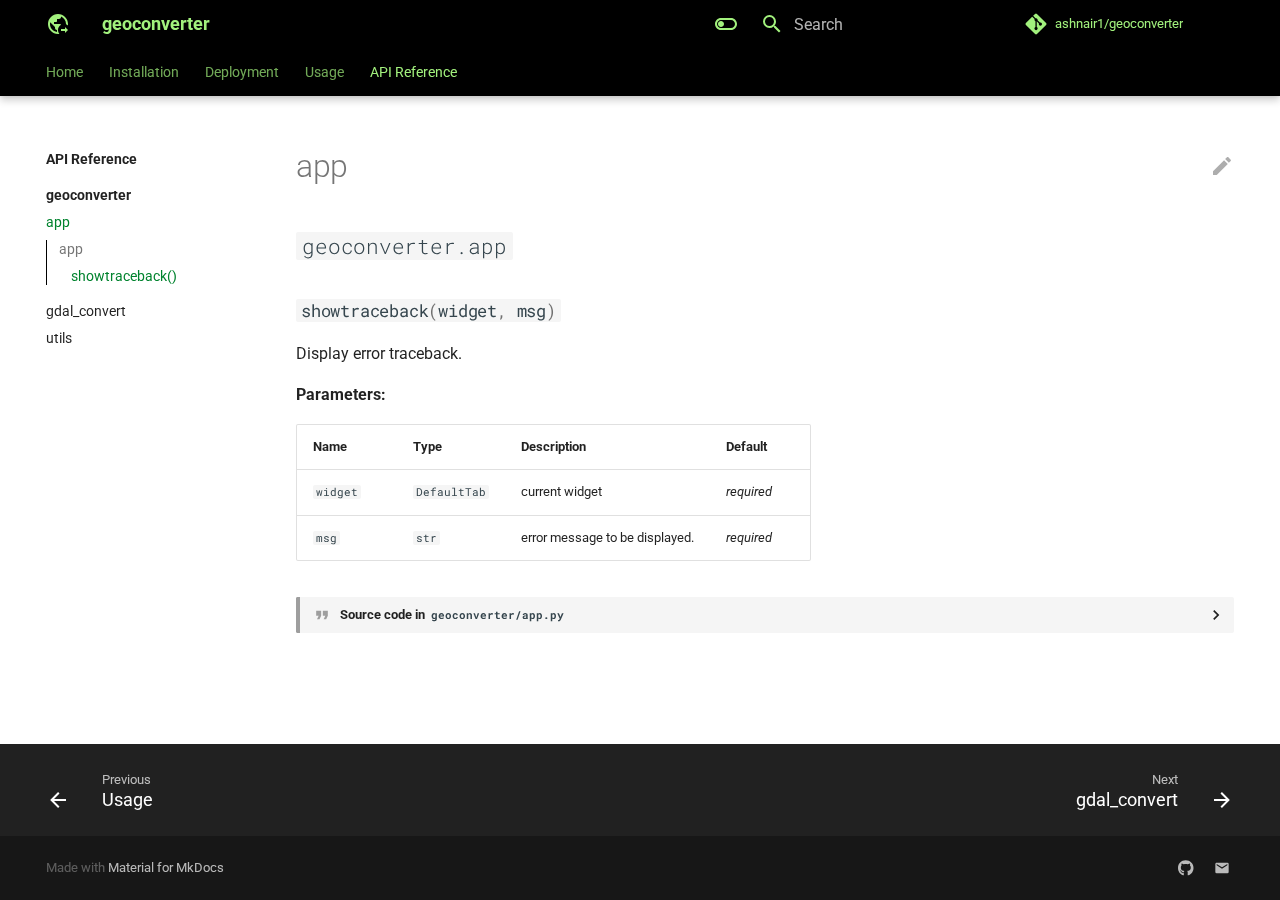
<file: reference/app.html>
<!doctype html>
<html lang="en" class="no-js">
  <head>
    
      <meta charset="utf-8">
      <meta name="viewport" content="width=device-width,initial-scale=1">
      
      
      
      <link rel="icon" href="../assets/images/favicon.png">
      <meta name="generator" content="mkdocs-1.3.0, mkdocs-material-8.2.8">
    
    
      
        <title>app - geoconverter</title>
      
    
    
      <link rel="stylesheet" href="../assets/stylesheets/main.644de097.min.css">
      
        
        <link rel="stylesheet" href="../assets/stylesheets/palette.e6a45f82.min.css">
        
      
    
    
    
      
        
        
        <link rel="preconnect" href="https://fonts.gstatic.com" crossorigin>
        <link rel="stylesheet" href="https://fonts.googleapis.com/css?family=Roboto:300,300i,400,400i,700,700i%7CRoboto+Mono:400,400i,700,700i&display=fallback">
        <style>:root{--md-text-font:"Roboto";--md-code-font:"Roboto Mono"}</style>
      
    
    
      <link rel="stylesheet" href="../assets/_mkdocstrings.css">
    
      <link rel="stylesheet" href="../stylesheets/extra.css">
    
    <script>__md_scope=new URL("..",location),__md_get=(e,_=localStorage,t=__md_scope)=>JSON.parse(_.getItem(t.pathname+"."+e)),__md_set=(e,_,t=localStorage,a=__md_scope)=>{try{t.setItem(a.pathname+"."+e,JSON.stringify(_))}catch(e){}}</script>
    
      

    
    
  </head>
  
  
    
    
      
    
    
    
    
    <body dir="ltr" data-md-color-scheme="geo-light" data-md-color-primary="" data-md-color-accent="">
  
    
    
      <script>var palette=__md_get("__palette");if(palette&&"object"==typeof palette.color)for(var key of Object.keys(palette.color))document.body.setAttribute("data-md-color-"+key,palette.color[key])</script>
    
    <input class="md-toggle" data-md-toggle="drawer" type="checkbox" id="__drawer" autocomplete="off">
    <input class="md-toggle" data-md-toggle="search" type="checkbox" id="__search" autocomplete="off">
    <label class="md-overlay" for="__drawer"></label>
    <div data-md-component="skip">
      
        
        <a href="#geoconverter.app" class="md-skip">
          Skip to content
        </a>
      
    </div>
    <div data-md-component="announce">
      
    </div>
    
    
      

  

<header class="md-header md-header--lifted" data-md-component="header">
  <nav class="md-header__inner md-grid" aria-label="Header">
    <a href="../index.html" title="geoconverter" class="md-header__button md-logo" aria-label="geoconverter" data-md-component="logo">
      
  
  <svg xmlns="http://www.w3.org/2000/svg" viewBox="0 0 24 24"><path d="M19 21v-2h-4v-2h4v-2l3 3-3 3m-7-3c0-2.2 1.2-4.1 3-5.2-.1-.5-.5-.8-1-.8H8v-2h2c.6 0 1-.4 1-1V7h2c1.1 0 2-.9 2-2v-.4c2.9 1.2 5 4 5 7.4v.3c.7.2 1.3.6 1.9 1.1.1-.4.1-.9.1-1.4 0-5.5-4.5-10-10-10S2 6.5 2 12s4.5 10 10 10c.5 0 1 0 1.4-.1-.9-1.1-1.4-2.4-1.4-3.9m-1 1.9c-4-.5-7-3.8-7-7.9 0-.6.1-1.2.2-1.8L9 15v1c0 1.1.9 2 2 2v1.9z"/></svg>

    </a>
    <label class="md-header__button md-icon" for="__drawer">
      <svg xmlns="http://www.w3.org/2000/svg" viewBox="0 0 24 24"><path d="M3 6h18v2H3V6m0 5h18v2H3v-2m0 5h18v2H3v-2z"/></svg>
    </label>
    <div class="md-header__title" data-md-component="header-title">
      <div class="md-header__ellipsis">
        <div class="md-header__topic">
          <span class="md-ellipsis">
            geoconverter
          </span>
        </div>
        <div class="md-header__topic" data-md-component="header-topic">
          <span class="md-ellipsis">
            
              app
            
          </span>
        </div>
      </div>
    </div>
    
      <form class="md-header__option" data-md-component="palette">
        
          
          
          <input class="md-option" data-md-color-media="" data-md-color-scheme="geo-light" data-md-color-primary="" data-md-color-accent=""  aria-label="Switch to dark mode"  type="radio" name="__palette" id="__palette_1">
          
            <label class="md-header__button md-icon" title="Switch to dark mode" for="__palette_2" hidden>
              <svg xmlns="http://www.w3.org/2000/svg" viewBox="0 0 24 24"><path d="M17 6H7c-3.31 0-6 2.69-6 6s2.69 6 6 6h10c3.31 0 6-2.69 6-6s-2.69-6-6-6zm0 10H7c-2.21 0-4-1.79-4-4s1.79-4 4-4h10c2.21 0 4 1.79 4 4s-1.79 4-4 4zM7 9c-1.66 0-3 1.34-3 3s1.34 3 3 3 3-1.34 3-3-1.34-3-3-3z"/></svg>
            </label>
          
        
          
          
          <input class="md-option" data-md-color-media="" data-md-color-scheme="slate" data-md-color-primary="" data-md-color-accent=""  aria-label="Switch to light mode"  type="radio" name="__palette" id="__palette_2">
          
            <label class="md-header__button md-icon" title="Switch to light mode" for="__palette_1" hidden>
              <svg xmlns="http://www.w3.org/2000/svg" viewBox="0 0 24 24"><path d="M17 7H7a5 5 0 0 0-5 5 5 5 0 0 0 5 5h10a5 5 0 0 0 5-5 5 5 0 0 0-5-5m0 8a3 3 0 0 1-3-3 3 3 0 0 1 3-3 3 3 0 0 1 3 3 3 3 0 0 1-3 3z"/></svg>
            </label>
          
        
      </form>
    
    
    
      <label class="md-header__button md-icon" for="__search">
        <svg xmlns="http://www.w3.org/2000/svg" viewBox="0 0 24 24"><path d="M9.5 3A6.5 6.5 0 0 1 16 9.5c0 1.61-.59 3.09-1.56 4.23l.27.27h.79l5 5-1.5 1.5-5-5v-.79l-.27-.27A6.516 6.516 0 0 1 9.5 16 6.5 6.5 0 0 1 3 9.5 6.5 6.5 0 0 1 9.5 3m0 2C7 5 5 7 5 9.5S7 14 9.5 14 14 12 14 9.5 12 5 9.5 5z"/></svg>
      </label>
      <div class="md-search" data-md-component="search" role="dialog">
  <label class="md-search__overlay" for="__search"></label>
  <div class="md-search__inner" role="search">
    <form class="md-search__form" name="search">
      <input type="text" class="md-search__input" name="query" aria-label="Search" placeholder="Search" autocapitalize="off" autocorrect="off" autocomplete="off" spellcheck="false" data-md-component="search-query" required>
      <label class="md-search__icon md-icon" for="__search">
        <svg xmlns="http://www.w3.org/2000/svg" viewBox="0 0 24 24"><path d="M9.5 3A6.5 6.5 0 0 1 16 9.5c0 1.61-.59 3.09-1.56 4.23l.27.27h.79l5 5-1.5 1.5-5-5v-.79l-.27-.27A6.516 6.516 0 0 1 9.5 16 6.5 6.5 0 0 1 3 9.5 6.5 6.5 0 0 1 9.5 3m0 2C7 5 5 7 5 9.5S7 14 9.5 14 14 12 14 9.5 12 5 9.5 5z"/></svg>
        <svg xmlns="http://www.w3.org/2000/svg" viewBox="0 0 24 24"><path d="M20 11v2H8l5.5 5.5-1.42 1.42L4.16 12l7.92-7.92L13.5 5.5 8 11h12z"/></svg>
      </label>
      <nav class="md-search__options" aria-label="Search">
        
          <a href="javascript:void(0)" class="md-search__icon md-icon" aria-label="Share" data-clipboard data-clipboard-text="" data-md-component="search-share" tabindex="-1">
            <svg xmlns="http://www.w3.org/2000/svg" viewBox="0 0 24 24"><path d="M18 16.08c-.76 0-1.44.3-1.96.77L8.91 12.7c.05-.23.09-.46.09-.7 0-.24-.04-.47-.09-.7l7.05-4.11c.54.5 1.25.81 2.04.81a3 3 0 0 0 3-3 3 3 0 0 0-3-3 3 3 0 0 0-3 3c0 .24.04.47.09.7L8.04 9.81C7.5 9.31 6.79 9 6 9a3 3 0 0 0-3 3 3 3 0 0 0 3 3c.79 0 1.5-.31 2.04-.81l7.12 4.15c-.05.21-.08.43-.08.66 0 1.61 1.31 2.91 2.92 2.91 1.61 0 2.92-1.3 2.92-2.91A2.92 2.92 0 0 0 18 16.08z"/></svg>
          </a>
        
        <button type="reset" class="md-search__icon md-icon" aria-label="Clear" tabindex="-1">
          <svg xmlns="http://www.w3.org/2000/svg" viewBox="0 0 24 24"><path d="M19 6.41 17.59 5 12 10.59 6.41 5 5 6.41 10.59 12 5 17.59 6.41 19 12 13.41 17.59 19 19 17.59 13.41 12 19 6.41z"/></svg>
        </button>
      </nav>
      
        <div class="md-search__suggest" data-md-component="search-suggest"></div>
      
    </form>
    <div class="md-search__output">
      <div class="md-search__scrollwrap" data-md-scrollfix>
        <div class="md-search-result" data-md-component="search-result">
          <div class="md-search-result__meta">
            Initializing search
          </div>
          <ol class="md-search-result__list"></ol>
        </div>
      </div>
    </div>
  </div>
</div>
    
    
      <div class="md-header__source">
        <a href="https://github.com/ashnair1/geoconverter" title="Go to repository" class="md-source" data-md-component="source">
  <div class="md-source__icon md-icon">
    
    <svg xmlns="http://www.w3.org/2000/svg" viewBox="0 0 448 512"><!--! Font Awesome Free 6.1.1 by @fontawesome - https://fontawesome.com License - https://fontawesome.com/license/free (Icons: CC BY 4.0, Fonts: SIL OFL 1.1, Code: MIT License) Copyright 2022 Fonticons, Inc.--><path d="M439.55 236.05 244 40.45a28.87 28.87 0 0 0-40.81 0l-40.66 40.63 51.52 51.52c27.06-9.14 52.68 16.77 43.39 43.68l49.66 49.66c34.23-11.8 61.18 31 35.47 56.69-26.49 26.49-70.21-2.87-56-37.34L240.22 199v121.85c25.3 12.54 22.26 41.85 9.08 55a34.34 34.34 0 0 1-48.55 0c-17.57-17.6-11.07-46.91 11.25-56v-123c-20.8-8.51-24.6-30.74-18.64-45L142.57 101 8.45 235.14a28.86 28.86 0 0 0 0 40.81l195.61 195.6a28.86 28.86 0 0 0 40.8 0l194.69-194.69a28.86 28.86 0 0 0 0-40.81z"/></svg>
  </div>
  <div class="md-source__repository">
    ashnair1/geoconverter
  </div>
</a>
      </div>
    
  </nav>
  
    
      
<nav class="md-tabs" aria-label="Tabs" data-md-component="tabs">
  <div class="md-tabs__inner md-grid">
    <ul class="md-tabs__list">
      
        
  
  


  <li class="md-tabs__item">
    <a href="../index.html" class="md-tabs__link">
      Home
    </a>
  </li>

      
        
  
  


  <li class="md-tabs__item">
    <a href="../installation.html" class="md-tabs__link">
      Installation
    </a>
  </li>

      
        
  
  


  <li class="md-tabs__item">
    <a href="../deployment.html" class="md-tabs__link">
      Deployment
    </a>
  </li>

      
        
  
  


  <li class="md-tabs__item">
    <a href="../usage.html" class="md-tabs__link">
      Usage
    </a>
  </li>

      
        
  
  
    
  


  
  
  
    

  
  
  
    <li class="md-tabs__item">
      <a href="app.html" class="md-tabs__link md-tabs__link--active">
        API Reference
      </a>
    </li>
  

  

      
    </ul>
  </div>
</nav>
    
  
</header>
    
    <div class="md-container" data-md-component="container">
      
      
        
      
      <main class="md-main" data-md-component="main">
        <div class="md-main__inner md-grid">
          
            
              
              <div class="md-sidebar md-sidebar--primary" data-md-component="sidebar" data-md-type="navigation" >
                <div class="md-sidebar__scrollwrap">
                  <div class="md-sidebar__inner">
                    

  


  

<nav class="md-nav md-nav--primary md-nav--lifted md-nav--integrated" aria-label="Navigation" data-md-level="0">
  <label class="md-nav__title" for="__drawer">
    <a href="../index.html" title="geoconverter" class="md-nav__button md-logo" aria-label="geoconverter" data-md-component="logo">
      
  
  <svg xmlns="http://www.w3.org/2000/svg" viewBox="0 0 24 24"><path d="M19 21v-2h-4v-2h4v-2l3 3-3 3m-7-3c0-2.2 1.2-4.1 3-5.2-.1-.5-.5-.8-1-.8H8v-2h2c.6 0 1-.4 1-1V7h2c1.1 0 2-.9 2-2v-.4c2.9 1.2 5 4 5 7.4v.3c.7.2 1.3.6 1.9 1.1.1-.4.1-.9.1-1.4 0-5.5-4.5-10-10-10S2 6.5 2 12s4.5 10 10 10c.5 0 1 0 1.4-.1-.9-1.1-1.4-2.4-1.4-3.9m-1 1.9c-4-.5-7-3.8-7-7.9 0-.6.1-1.2.2-1.8L9 15v1c0 1.1.9 2 2 2v1.9z"/></svg>

    </a>
    geoconverter
  </label>
  
    <div class="md-nav__source">
      <a href="https://github.com/ashnair1/geoconverter" title="Go to repository" class="md-source" data-md-component="source">
  <div class="md-source__icon md-icon">
    
    <svg xmlns="http://www.w3.org/2000/svg" viewBox="0 0 448 512"><!--! Font Awesome Free 6.1.1 by @fontawesome - https://fontawesome.com License - https://fontawesome.com/license/free (Icons: CC BY 4.0, Fonts: SIL OFL 1.1, Code: MIT License) Copyright 2022 Fonticons, Inc.--><path d="M439.55 236.05 244 40.45a28.87 28.87 0 0 0-40.81 0l-40.66 40.63 51.52 51.52c27.06-9.14 52.68 16.77 43.39 43.68l49.66 49.66c34.23-11.8 61.18 31 35.47 56.69-26.49 26.49-70.21-2.87-56-37.34L240.22 199v121.85c25.3 12.54 22.26 41.85 9.08 55a34.34 34.34 0 0 1-48.55 0c-17.57-17.6-11.07-46.91 11.25-56v-123c-20.8-8.51-24.6-30.74-18.64-45L142.57 101 8.45 235.14a28.86 28.86 0 0 0 0 40.81l195.61 195.6a28.86 28.86 0 0 0 40.8 0l194.69-194.69a28.86 28.86 0 0 0 0-40.81z"/></svg>
  </div>
  <div class="md-source__repository">
    ashnair1/geoconverter
  </div>
</a>
    </div>
  
  <ul class="md-nav__list" data-md-scrollfix>
    
      
      
      

  
  
  
    <li class="md-nav__item">
      <a href="../index.html" class="md-nav__link">
        Home
      </a>
    </li>
  

    
      
      
      

  
  
  
    <li class="md-nav__item">
      <a href="../installation.html" class="md-nav__link">
        Installation
      </a>
    </li>
  

    
      
      
      

  
  
  
    <li class="md-nav__item">
      <a href="../deployment.html" class="md-nav__link">
        Deployment
      </a>
    </li>
  

    
      
      
      

  
  
  
    <li class="md-nav__item">
      <a href="../usage.html" class="md-nav__link">
        Usage
      </a>
    </li>
  

    
      
      
      

  
  
    
  
  
    
    <li class="md-nav__item md-nav__item--active md-nav__item--nested">
      
      
        <input class="md-nav__toggle md-toggle" data-md-toggle="__nav_5" type="checkbox" id="__nav_5" checked>
      
      
      
      
        <label class="md-nav__link" for="__nav_5">
          API Reference
          <span class="md-nav__icon md-icon"></span>
        </label>
      
      <nav class="md-nav" aria-label="API Reference" data-md-level="1">
        <label class="md-nav__title" for="__nav_5">
          <span class="md-nav__icon md-icon"></span>
          API Reference
        </label>
        <ul class="md-nav__list" data-md-scrollfix>
          
            
              
  
  
    
  
  
    
      
    
    <li class="md-nav__item md-nav__item--active md-nav__item--section md-nav__item--nested">
      
      
        <input class="md-nav__toggle md-toggle" data-md-toggle="__nav_5_1" type="checkbox" id="__nav_5_1" checked>
      
      
      
      
        <label class="md-nav__link" for="__nav_5_1">
          geoconverter
          <span class="md-nav__icon md-icon"></span>
        </label>
      
      <nav class="md-nav" aria-label="geoconverter" data-md-level="2">
        <label class="md-nav__title" for="__nav_5_1">
          <span class="md-nav__icon md-icon"></span>
          geoconverter
        </label>
        <ul class="md-nav__list" data-md-scrollfix>
          
            
              
  
  
    
  
  
    <li class="md-nav__item md-nav__item--active">
      
      <input class="md-nav__toggle md-toggle" data-md-toggle="toc" type="checkbox" id="__toc">
      
      
      
        <label class="md-nav__link md-nav__link--active" for="__toc">
          app
          <span class="md-nav__icon md-icon"></span>
        </label>
      
      <a href="app.html" class="md-nav__link md-nav__link--active">
        app
      </a>
      
        

<nav class="md-nav md-nav--secondary" aria-label="Table of contents">
  
  
  
  
    <label class="md-nav__title" for="__toc">
      <span class="md-nav__icon md-icon"></span>
      Table of contents
    </label>
    <ul class="md-nav__list" data-md-component="toc" data-md-scrollfix>
      
        <li class="md-nav__item">
  <a href="#geoconverter.app" class="md-nav__link">
    app
  </a>
  
    <nav class="md-nav" aria-label="app">
      <ul class="md-nav__list">
        
          <li class="md-nav__item">
  <a href="#geoconverter.app.showtraceback" class="md-nav__link">
    showtraceback()
  </a>
  
</li>
        
      </ul>
    </nav>
  
</li>
      
    </ul>
  
</nav>
      
    </li>
  

            
          
            
              
  
  
  
    <li class="md-nav__item">
      <a href="gdal_convert.html" class="md-nav__link">
        gdal_convert
      </a>
    </li>
  

            
          
            
              
  
  
  
    <li class="md-nav__item">
      <a href="utils.html" class="md-nav__link">
        utils
      </a>
    </li>
  

            
          
        </ul>
      </nav>
    </li>
  

            
          
        </ul>
      </nav>
    </li>
  

    
  </ul>
</nav>
                  </div>
                </div>
              </div>
            
            
          
          <div class="md-content" data-md-component="content">
            <article class="md-content__inner md-typeset">
              
                
<a href="https://github.com/ashnair1/edit/master/docs/geoconverter/app.py" title="Edit this page" class="md-content__button md-icon">
  <svg xmlns="http://www.w3.org/2000/svg" viewBox="0 0 24 24"><path d="M20.71 7.04c.39-.39.39-1.04 0-1.41l-2.34-2.34c-.37-.39-1.02-.39-1.41 0l-1.84 1.83 3.75 3.75M3 17.25V21h3.75L17.81 9.93l-3.75-3.75L3 17.25z"/></svg>
</a>



  <h1>app</h1>

<div class="doc doc-object doc-module">



<h2 id="geoconverter.app" class="doc doc-heading">
        <code>geoconverter.app</code>



<a href="#geoconverter.app" class="headerlink" title="Permanent link">&para;</a></h2>

    <div class="doc doc-contents first">




  <div class="doc doc-children">

















  <div class="doc doc-object doc-function">



<h3 id="geoconverter.app.showtraceback" class="doc doc-heading">
<code class="highlight language-python"><span class="n">showtraceback</span><span class="p">(</span><span class="n">widget</span><span class="p">,</span> <span class="n">msg</span><span class="p">)</span></code>


<a href="#geoconverter.app.showtraceback" class="headerlink" title="Permanent link">&para;</a></h3>

    <div class="doc doc-contents ">

      <p>Display error traceback.</p>

<p><strong>Parameters:</strong></p>
<table>
  <thead>
    <tr>
      <th>Name</th>
      <th>Type</th>
      <th>Description</th>
      <th>Default</th>
    </tr>
  </thead>
  <tbody>
      <tr>
        <td><code>widget</code></td>
        <td><code>DefaultTab</code></td>
        <td><p>current widget</p></td>
        <td><em>required</em></td>
      </tr>
      <tr>
        <td><code>msg</code></td>
        <td><code>str</code></td>
        <td><p>error message to be displayed.</p></td>
        <td><em>required</em></td>
      </tr>
  </tbody>
</table>
        <details class="quote">
          <summary>Source code in <code>geoconverter/app.py</code></summary>
          <div class="highlight"><pre><span></span><code><span class="k">def</span> <span class="nf">showtraceback</span><span class="p">(</span><span class="n">widget</span><span class="p">:</span> <span class="s2">&quot;DefaultTab&quot;</span><span class="p">,</span> <span class="n">msg</span><span class="p">:</span> <span class="nb">str</span><span class="p">)</span> <span class="o">-&gt;</span> <span class="kc">None</span><span class="p">:</span>
    <span class="sd">&quot;&quot;&quot;Display error traceback.</span>

<span class="sd">    Args:</span>
<span class="sd">        widget (DefaultTab): current widget</span>
<span class="sd">        msg (str): error message to be displayed.</span>
<span class="sd">    &quot;&quot;&quot;</span>
    <span class="n">root</span><span class="p">:</span> <span class="n">Union</span><span class="p">[</span><span class="n">tk</span><span class="o">.</span><span class="n">Tk</span><span class="p">,</span> <span class="n">tk</span><span class="o">.</span><span class="n">Toplevel</span><span class="p">]</span> <span class="o">=</span> <span class="n">widget</span><span class="o">.</span><span class="n">winfo_toplevel</span><span class="p">()</span>
    <span class="n">errWindow</span> <span class="o">=</span> <span class="n">tk</span><span class="o">.</span><span class="n">Toplevel</span><span class="p">(</span><span class="n">root</span><span class="p">)</span>
    <span class="n">errWindow</span><span class="o">.</span><span class="n">title</span><span class="p">(</span><span class="s2">&quot;Traceback&quot;</span><span class="p">)</span>

    <span class="c1"># sets the geometry of toplevel</span>
    <span class="n">errWindow</span><span class="o">.</span><span class="n">geometry</span><span class="p">(</span><span class="s2">&quot;500x500&quot;</span><span class="p">)</span>
    <span class="n">T</span> <span class="o">=</span> <span class="n">tk</span><span class="o">.</span><span class="n">Text</span><span class="p">(</span><span class="n">errWindow</span><span class="p">,</span> <span class="n">height</span><span class="o">=</span><span class="mi">100</span><span class="p">,</span> <span class="n">width</span><span class="o">=</span><span class="mi">500</span><span class="p">)</span>
    <span class="n">T</span><span class="o">.</span><span class="n">pack</span><span class="p">()</span>
    <span class="n">T</span><span class="o">.</span><span class="n">insert</span><span class="p">(</span><span class="n">tk</span><span class="o">.</span><span class="n">END</span><span class="p">,</span> <span class="n">msg</span><span class="p">)</span>
    <span class="n">T</span><span class="o">.</span><span class="n">configure</span><span class="p">(</span><span class="n">state</span><span class="o">=</span><span class="s2">&quot;disabled&quot;</span><span class="p">)</span>
</code></pre></div>
        </details>
    </div>

  </div>






  </div>

    </div>

  </div>

              
            </article>
          </div>
        </div>
        
          <a href="#" class="md-top md-icon" data-md-component="top" data-md-state="hidden">
            <svg xmlns="http://www.w3.org/2000/svg" viewBox="0 0 24 24"><path d="M13 20h-2V8l-5.5 5.5-1.42-1.42L12 4.16l7.92 7.92-1.42 1.42L13 8v12z"/></svg>
            Back to top
          </a>
        
      </main>
      
        <footer class="md-footer">
  
    <nav class="md-footer__inner md-grid" aria-label="Footer">
      
        
        <a href="../usage.html" class="md-footer__link md-footer__link--prev" aria-label="Previous: Usage" rel="prev">
          <div class="md-footer__button md-icon">
            <svg xmlns="http://www.w3.org/2000/svg" viewBox="0 0 24 24"><path d="M20 11v2H8l5.5 5.5-1.42 1.42L4.16 12l7.92-7.92L13.5 5.5 8 11h12z"/></svg>
          </div>
          <div class="md-footer__title">
            <div class="md-ellipsis">
              <span class="md-footer__direction">
                Previous
              </span>
              Usage
            </div>
          </div>
        </a>
      
      
        
        <a href="gdal_convert.html" class="md-footer__link md-footer__link--next" aria-label="Next: gdal_convert" rel="next">
          <div class="md-footer__title">
            <div class="md-ellipsis">
              <span class="md-footer__direction">
                Next
              </span>
              gdal_convert
            </div>
          </div>
          <div class="md-footer__button md-icon">
            <svg xmlns="http://www.w3.org/2000/svg" viewBox="0 0 24 24"><path d="M4 11v2h12l-5.5 5.5 1.42 1.42L19.84 12l-7.92-7.92L10.5 5.5 16 11H4z"/></svg>
          </div>
        </a>
      
    </nav>
  
  <div class="md-footer-meta md-typeset">
    <div class="md-footer-meta__inner md-grid">
      <div class="md-copyright">
  
  
    Made with
    <a href="https://squidfunk.github.io/mkdocs-material/" target="_blank" rel="noopener">
      Material for MkDocs
    </a>
  
</div>
      
        <div class="md-social">
  
    
    
    <a href="https://github.com/ashnair1/geoconverter" target="_blank" rel="noopener" title="Github" class="md-social__link">
      <svg xmlns="http://www.w3.org/2000/svg" viewBox="0 0 496 512"><!--! Font Awesome Free 6.1.1 by @fontawesome - https://fontawesome.com License - https://fontawesome.com/license/free (Icons: CC BY 4.0, Fonts: SIL OFL 1.1, Code: MIT License) Copyright 2022 Fonticons, Inc.--><path d="M165.9 397.4c0 2-2.3 3.6-5.2 3.6-3.3.3-5.6-1.3-5.6-3.6 0-2 2.3-3.6 5.2-3.6 3-.3 5.6 1.3 5.6 3.6zm-31.1-4.5c-.7 2 1.3 4.3 4.3 4.9 2.6 1 5.6 0 6.2-2s-1.3-4.3-4.3-5.2c-2.6-.7-5.5.3-6.2 2.3zm44.2-1.7c-2.9.7-4.9 2.6-4.6 4.9.3 2 2.9 3.3 5.9 2.6 2.9-.7 4.9-2.6 4.6-4.6-.3-1.9-3-3.2-5.9-2.9zM244.8 8C106.1 8 0 113.3 0 252c0 110.9 69.8 205.8 169.5 239.2 12.8 2.3 17.3-5.6 17.3-12.1 0-6.2-.3-40.4-.3-61.4 0 0-70 15-84.7-29.8 0 0-11.4-29.1-27.8-36.6 0 0-22.9-15.7 1.6-15.4 0 0 24.9 2 38.6 25.8 21.9 38.6 58.6 27.5 72.9 20.9 2.3-16 8.8-27.1 16-33.7-55.9-6.2-112.3-14.3-112.3-110.5 0-27.5 7.6-41.3 23.6-58.9-2.6-6.5-11.1-33.3 2.6-67.9 20.9-6.5 69 27 69 27 20-5.6 41.5-8.5 62.8-8.5s42.8 2.9 62.8 8.5c0 0 48.1-33.6 69-27 13.7 34.7 5.2 61.4 2.6 67.9 16 17.7 25.8 31.5 25.8 58.9 0 96.5-58.9 104.2-114.8 110.5 9.2 7.9 17 22.9 17 46.4 0 33.7-.3 75.4-.3 83.6 0 6.5 4.6 14.4 17.3 12.1C428.2 457.8 496 362.9 496 252 496 113.3 383.5 8 244.8 8zM97.2 352.9c-1.3 1-1 3.3.7 5.2 1.6 1.6 3.9 2.3 5.2 1 1.3-1 1-3.3-.7-5.2-1.6-1.6-3.9-2.3-5.2-1zm-10.8-8.1c-.7 1.3.3 2.9 2.3 3.9 1.6 1 3.6.7 4.3-.7.7-1.3-.3-2.9-2.3-3.9-2-.6-3.6-.3-4.3.7zm32.4 35.6c-1.6 1.3-1 4.3 1.3 6.2 2.3 2.3 5.2 2.6 6.5 1 1.3-1.3.7-4.3-1.3-6.2-2.2-2.3-5.2-2.6-6.5-1zm-11.4-14.7c-1.6 1-1.6 3.6 0 5.9 1.6 2.3 4.3 3.3 5.6 2.3 1.6-1.3 1.6-3.9 0-6.2-1.4-2.3-4-3.3-5.6-2z"/></svg>
    </a>
  
    
    
    <a href="mailto:ashnair0007@gmail.com" target="_blank" rel="noopener" title="" class="md-social__link">
      <svg xmlns="http://www.w3.org/2000/svg" viewBox="0 0 24 24"><path d="m20 8-8 5-8-5V6l8 5 8-5m0-2H4c-1.11 0-2 .89-2 2v12a2 2 0 0 0 2 2h16a2 2 0 0 0 2-2V6a2 2 0 0 0-2-2z"/></svg>
    </a>
  
</div>
      
    </div>
  </div>
</footer>
      
    </div>
    <div class="md-dialog" data-md-component="dialog">
      <div class="md-dialog__inner md-typeset"></div>
    </div>
    <script id="__config" type="application/json">{"base": "..", "features": ["content.tabs.link", "navigation.instant", "navigation.sections", "navigation.tabs", "navigation.tabs.sticky", "navigation.top", "navigation.tracking", "search.highlight", "search.share", "search.suggest", "toc.integrate"], "search": "../assets/javascripts/workers/search.5e67fbfe.min.js", "translations": {"clipboard.copied": "Copied to clipboard", "clipboard.copy": "Copy to clipboard", "search.config.lang": "en", "search.config.pipeline": "trimmer, stopWordFilter", "search.config.separator": "[\\s\\-]+", "search.placeholder": "Search", "search.result.more.one": "1 more on this page", "search.result.more.other": "# more on this page", "search.result.none": "No matching documents", "search.result.one": "1 matching document", "search.result.other": "# matching documents", "search.result.placeholder": "Type to start searching", "search.result.term.missing": "Missing", "select.version.title": "Select version"}}</script>
    
    
      <script src="../assets/javascripts/bundle.c44cc438.min.js"></script>
      
    
  </body>
</html>
</file>
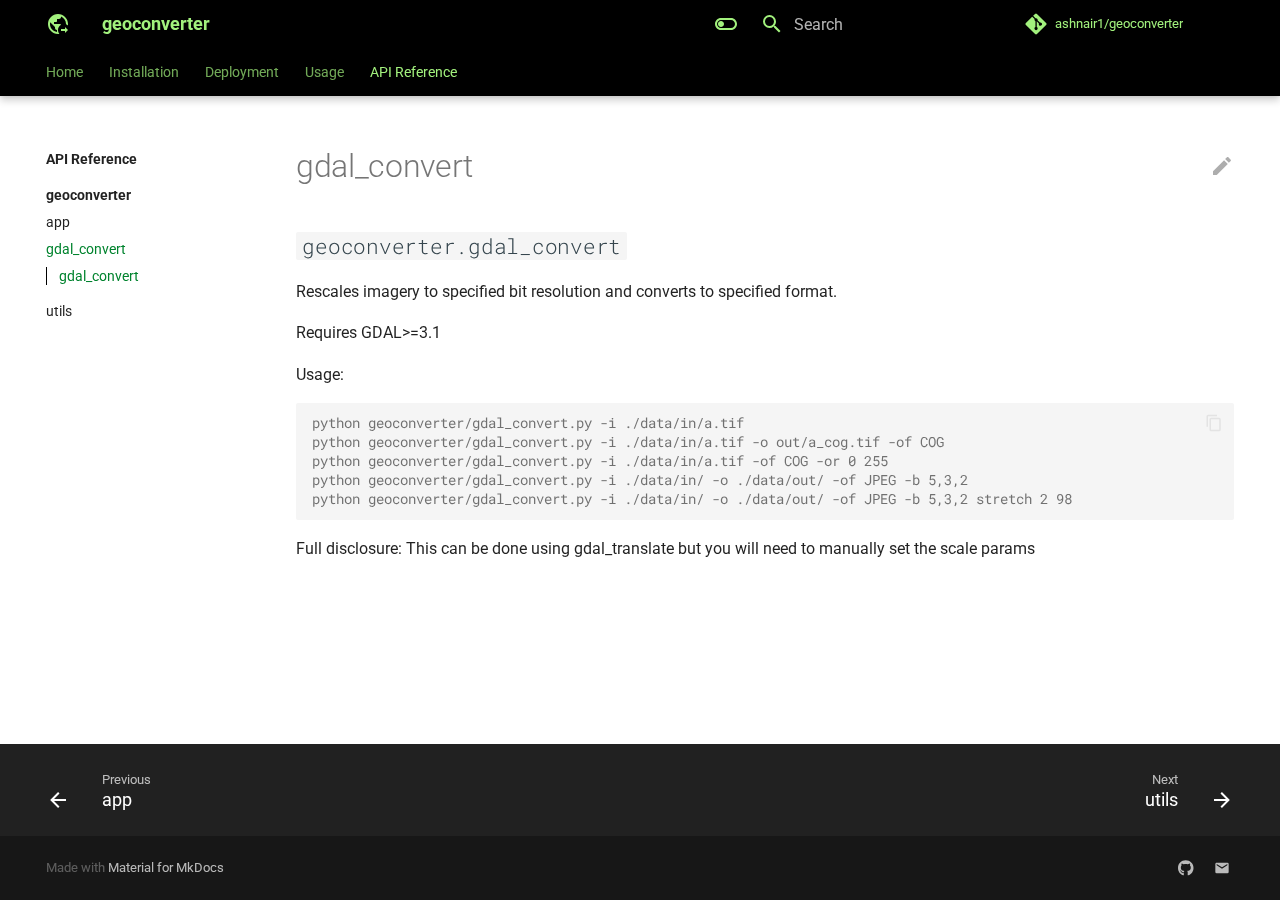
<file: reference/gdal_convert.html>
<!doctype html>
<html lang="en" class="no-js">
  <head>
    
      <meta charset="utf-8">
      <meta name="viewport" content="width=device-width,initial-scale=1">
      
      
      
      <link rel="icon" href="../assets/images/favicon.png">
      <meta name="generator" content="mkdocs-1.3.0, mkdocs-material-8.2.8">
    
    
      
        <title>gdal_convert - geoconverter</title>
      
    
    
      <link rel="stylesheet" href="../assets/stylesheets/main.644de097.min.css">
      
        
        <link rel="stylesheet" href="../assets/stylesheets/palette.e6a45f82.min.css">
        
      
    
    
    
      
        
        
        <link rel="preconnect" href="https://fonts.gstatic.com" crossorigin>
        <link rel="stylesheet" href="https://fonts.googleapis.com/css?family=Roboto:300,300i,400,400i,700,700i%7CRoboto+Mono:400,400i,700,700i&display=fallback">
        <style>:root{--md-text-font:"Roboto";--md-code-font:"Roboto Mono"}</style>
      
    
    
      <link rel="stylesheet" href="../assets/_mkdocstrings.css">
    
      <link rel="stylesheet" href="../stylesheets/extra.css">
    
    <script>__md_scope=new URL("..",location),__md_get=(e,_=localStorage,t=__md_scope)=>JSON.parse(_.getItem(t.pathname+"."+e)),__md_set=(e,_,t=localStorage,a=__md_scope)=>{try{t.setItem(a.pathname+"."+e,JSON.stringify(_))}catch(e){}}</script>
    
      

    
    
  </head>
  
  
    
    
      
    
    
    
    
    <body dir="ltr" data-md-color-scheme="geo-light" data-md-color-primary="" data-md-color-accent="">
  
    
    
      <script>var palette=__md_get("__palette");if(palette&&"object"==typeof palette.color)for(var key of Object.keys(palette.color))document.body.setAttribute("data-md-color-"+key,palette.color[key])</script>
    
    <input class="md-toggle" data-md-toggle="drawer" type="checkbox" id="__drawer" autocomplete="off">
    <input class="md-toggle" data-md-toggle="search" type="checkbox" id="__search" autocomplete="off">
    <label class="md-overlay" for="__drawer"></label>
    <div data-md-component="skip">
      
        
        <a href="#geoconverter.gdal_convert" class="md-skip">
          Skip to content
        </a>
      
    </div>
    <div data-md-component="announce">
      
    </div>
    
    
      

  

<header class="md-header md-header--lifted" data-md-component="header">
  <nav class="md-header__inner md-grid" aria-label="Header">
    <a href="../index.html" title="geoconverter" class="md-header__button md-logo" aria-label="geoconverter" data-md-component="logo">
      
  
  <svg xmlns="http://www.w3.org/2000/svg" viewBox="0 0 24 24"><path d="M19 21v-2h-4v-2h4v-2l3 3-3 3m-7-3c0-2.2 1.2-4.1 3-5.2-.1-.5-.5-.8-1-.8H8v-2h2c.6 0 1-.4 1-1V7h2c1.1 0 2-.9 2-2v-.4c2.9 1.2 5 4 5 7.4v.3c.7.2 1.3.6 1.9 1.1.1-.4.1-.9.1-1.4 0-5.5-4.5-10-10-10S2 6.5 2 12s4.5 10 10 10c.5 0 1 0 1.4-.1-.9-1.1-1.4-2.4-1.4-3.9m-1 1.9c-4-.5-7-3.8-7-7.9 0-.6.1-1.2.2-1.8L9 15v1c0 1.1.9 2 2 2v1.9z"/></svg>

    </a>
    <label class="md-header__button md-icon" for="__drawer">
      <svg xmlns="http://www.w3.org/2000/svg" viewBox="0 0 24 24"><path d="M3 6h18v2H3V6m0 5h18v2H3v-2m0 5h18v2H3v-2z"/></svg>
    </label>
    <div class="md-header__title" data-md-component="header-title">
      <div class="md-header__ellipsis">
        <div class="md-header__topic">
          <span class="md-ellipsis">
            geoconverter
          </span>
        </div>
        <div class="md-header__topic" data-md-component="header-topic">
          <span class="md-ellipsis">
            
              gdal_convert
            
          </span>
        </div>
      </div>
    </div>
    
      <form class="md-header__option" data-md-component="palette">
        
          
          
          <input class="md-option" data-md-color-media="" data-md-color-scheme="geo-light" data-md-color-primary="" data-md-color-accent=""  aria-label="Switch to dark mode"  type="radio" name="__palette" id="__palette_1">
          
            <label class="md-header__button md-icon" title="Switch to dark mode" for="__palette_2" hidden>
              <svg xmlns="http://www.w3.org/2000/svg" viewBox="0 0 24 24"><path d="M17 6H7c-3.31 0-6 2.69-6 6s2.69 6 6 6h10c3.31 0 6-2.69 6-6s-2.69-6-6-6zm0 10H7c-2.21 0-4-1.79-4-4s1.79-4 4-4h10c2.21 0 4 1.79 4 4s-1.79 4-4 4zM7 9c-1.66 0-3 1.34-3 3s1.34 3 3 3 3-1.34 3-3-1.34-3-3-3z"/></svg>
            </label>
          
        
          
          
          <input class="md-option" data-md-color-media="" data-md-color-scheme="slate" data-md-color-primary="" data-md-color-accent=""  aria-label="Switch to light mode"  type="radio" name="__palette" id="__palette_2">
          
            <label class="md-header__button md-icon" title="Switch to light mode" for="__palette_1" hidden>
              <svg xmlns="http://www.w3.org/2000/svg" viewBox="0 0 24 24"><path d="M17 7H7a5 5 0 0 0-5 5 5 5 0 0 0 5 5h10a5 5 0 0 0 5-5 5 5 0 0 0-5-5m0 8a3 3 0 0 1-3-3 3 3 0 0 1 3-3 3 3 0 0 1 3 3 3 3 0 0 1-3 3z"/></svg>
            </label>
          
        
      </form>
    
    
    
      <label class="md-header__button md-icon" for="__search">
        <svg xmlns="http://www.w3.org/2000/svg" viewBox="0 0 24 24"><path d="M9.5 3A6.5 6.5 0 0 1 16 9.5c0 1.61-.59 3.09-1.56 4.23l.27.27h.79l5 5-1.5 1.5-5-5v-.79l-.27-.27A6.516 6.516 0 0 1 9.5 16 6.5 6.5 0 0 1 3 9.5 6.5 6.5 0 0 1 9.5 3m0 2C7 5 5 7 5 9.5S7 14 9.5 14 14 12 14 9.5 12 5 9.5 5z"/></svg>
      </label>
      <div class="md-search" data-md-component="search" role="dialog">
  <label class="md-search__overlay" for="__search"></label>
  <div class="md-search__inner" role="search">
    <form class="md-search__form" name="search">
      <input type="text" class="md-search__input" name="query" aria-label="Search" placeholder="Search" autocapitalize="off" autocorrect="off" autocomplete="off" spellcheck="false" data-md-component="search-query" required>
      <label class="md-search__icon md-icon" for="__search">
        <svg xmlns="http://www.w3.org/2000/svg" viewBox="0 0 24 24"><path d="M9.5 3A6.5 6.5 0 0 1 16 9.5c0 1.61-.59 3.09-1.56 4.23l.27.27h.79l5 5-1.5 1.5-5-5v-.79l-.27-.27A6.516 6.516 0 0 1 9.5 16 6.5 6.5 0 0 1 3 9.5 6.5 6.5 0 0 1 9.5 3m0 2C7 5 5 7 5 9.5S7 14 9.5 14 14 12 14 9.5 12 5 9.5 5z"/></svg>
        <svg xmlns="http://www.w3.org/2000/svg" viewBox="0 0 24 24"><path d="M20 11v2H8l5.5 5.5-1.42 1.42L4.16 12l7.92-7.92L13.5 5.5 8 11h12z"/></svg>
      </label>
      <nav class="md-search__options" aria-label="Search">
        
          <a href="javascript:void(0)" class="md-search__icon md-icon" aria-label="Share" data-clipboard data-clipboard-text="" data-md-component="search-share" tabindex="-1">
            <svg xmlns="http://www.w3.org/2000/svg" viewBox="0 0 24 24"><path d="M18 16.08c-.76 0-1.44.3-1.96.77L8.91 12.7c.05-.23.09-.46.09-.7 0-.24-.04-.47-.09-.7l7.05-4.11c.54.5 1.25.81 2.04.81a3 3 0 0 0 3-3 3 3 0 0 0-3-3 3 3 0 0 0-3 3c0 .24.04.47.09.7L8.04 9.81C7.5 9.31 6.79 9 6 9a3 3 0 0 0-3 3 3 3 0 0 0 3 3c.79 0 1.5-.31 2.04-.81l7.12 4.15c-.05.21-.08.43-.08.66 0 1.61 1.31 2.91 2.92 2.91 1.61 0 2.92-1.3 2.92-2.91A2.92 2.92 0 0 0 18 16.08z"/></svg>
          </a>
        
        <button type="reset" class="md-search__icon md-icon" aria-label="Clear" tabindex="-1">
          <svg xmlns="http://www.w3.org/2000/svg" viewBox="0 0 24 24"><path d="M19 6.41 17.59 5 12 10.59 6.41 5 5 6.41 10.59 12 5 17.59 6.41 19 12 13.41 17.59 19 19 17.59 13.41 12 19 6.41z"/></svg>
        </button>
      </nav>
      
        <div class="md-search__suggest" data-md-component="search-suggest"></div>
      
    </form>
    <div class="md-search__output">
      <div class="md-search__scrollwrap" data-md-scrollfix>
        <div class="md-search-result" data-md-component="search-result">
          <div class="md-search-result__meta">
            Initializing search
          </div>
          <ol class="md-search-result__list"></ol>
        </div>
      </div>
    </div>
  </div>
</div>
    
    
      <div class="md-header__source">
        <a href="https://github.com/ashnair1/geoconverter" title="Go to repository" class="md-source" data-md-component="source">
  <div class="md-source__icon md-icon">
    
    <svg xmlns="http://www.w3.org/2000/svg" viewBox="0 0 448 512"><!--! Font Awesome Free 6.1.1 by @fontawesome - https://fontawesome.com License - https://fontawesome.com/license/free (Icons: CC BY 4.0, Fonts: SIL OFL 1.1, Code: MIT License) Copyright 2022 Fonticons, Inc.--><path d="M439.55 236.05 244 40.45a28.87 28.87 0 0 0-40.81 0l-40.66 40.63 51.52 51.52c27.06-9.14 52.68 16.77 43.39 43.68l49.66 49.66c34.23-11.8 61.18 31 35.47 56.69-26.49 26.49-70.21-2.87-56-37.34L240.22 199v121.85c25.3 12.54 22.26 41.85 9.08 55a34.34 34.34 0 0 1-48.55 0c-17.57-17.6-11.07-46.91 11.25-56v-123c-20.8-8.51-24.6-30.74-18.64-45L142.57 101 8.45 235.14a28.86 28.86 0 0 0 0 40.81l195.61 195.6a28.86 28.86 0 0 0 40.8 0l194.69-194.69a28.86 28.86 0 0 0 0-40.81z"/></svg>
  </div>
  <div class="md-source__repository">
    ashnair1/geoconverter
  </div>
</a>
      </div>
    
  </nav>
  
    
      
<nav class="md-tabs" aria-label="Tabs" data-md-component="tabs">
  <div class="md-tabs__inner md-grid">
    <ul class="md-tabs__list">
      
        
  
  


  <li class="md-tabs__item">
    <a href="../index.html" class="md-tabs__link">
      Home
    </a>
  </li>

      
        
  
  


  <li class="md-tabs__item">
    <a href="../installation.html" class="md-tabs__link">
      Installation
    </a>
  </li>

      
        
  
  


  <li class="md-tabs__item">
    <a href="../deployment.html" class="md-tabs__link">
      Deployment
    </a>
  </li>

      
        
  
  


  <li class="md-tabs__item">
    <a href="../usage.html" class="md-tabs__link">
      Usage
    </a>
  </li>

      
        
  
  
    
  


  
  
  
    

  
  
  
    <li class="md-tabs__item">
      <a href="app.html" class="md-tabs__link md-tabs__link--active">
        API Reference
      </a>
    </li>
  

  

      
    </ul>
  </div>
</nav>
    
  
</header>
    
    <div class="md-container" data-md-component="container">
      
      
        
      
      <main class="md-main" data-md-component="main">
        <div class="md-main__inner md-grid">
          
            
              
              <div class="md-sidebar md-sidebar--primary" data-md-component="sidebar" data-md-type="navigation" >
                <div class="md-sidebar__scrollwrap">
                  <div class="md-sidebar__inner">
                    

  


  

<nav class="md-nav md-nav--primary md-nav--lifted md-nav--integrated" aria-label="Navigation" data-md-level="0">
  <label class="md-nav__title" for="__drawer">
    <a href="../index.html" title="geoconverter" class="md-nav__button md-logo" aria-label="geoconverter" data-md-component="logo">
      
  
  <svg xmlns="http://www.w3.org/2000/svg" viewBox="0 0 24 24"><path d="M19 21v-2h-4v-2h4v-2l3 3-3 3m-7-3c0-2.2 1.2-4.1 3-5.2-.1-.5-.5-.8-1-.8H8v-2h2c.6 0 1-.4 1-1V7h2c1.1 0 2-.9 2-2v-.4c2.9 1.2 5 4 5 7.4v.3c.7.2 1.3.6 1.9 1.1.1-.4.1-.9.1-1.4 0-5.5-4.5-10-10-10S2 6.5 2 12s4.5 10 10 10c.5 0 1 0 1.4-.1-.9-1.1-1.4-2.4-1.4-3.9m-1 1.9c-4-.5-7-3.8-7-7.9 0-.6.1-1.2.2-1.8L9 15v1c0 1.1.9 2 2 2v1.9z"/></svg>

    </a>
    geoconverter
  </label>
  
    <div class="md-nav__source">
      <a href="https://github.com/ashnair1/geoconverter" title="Go to repository" class="md-source" data-md-component="source">
  <div class="md-source__icon md-icon">
    
    <svg xmlns="http://www.w3.org/2000/svg" viewBox="0 0 448 512"><!--! Font Awesome Free 6.1.1 by @fontawesome - https://fontawesome.com License - https://fontawesome.com/license/free (Icons: CC BY 4.0, Fonts: SIL OFL 1.1, Code: MIT License) Copyright 2022 Fonticons, Inc.--><path d="M439.55 236.05 244 40.45a28.87 28.87 0 0 0-40.81 0l-40.66 40.63 51.52 51.52c27.06-9.14 52.68 16.77 43.39 43.68l49.66 49.66c34.23-11.8 61.18 31 35.47 56.69-26.49 26.49-70.21-2.87-56-37.34L240.22 199v121.85c25.3 12.54 22.26 41.85 9.08 55a34.34 34.34 0 0 1-48.55 0c-17.57-17.6-11.07-46.91 11.25-56v-123c-20.8-8.51-24.6-30.74-18.64-45L142.57 101 8.45 235.14a28.86 28.86 0 0 0 0 40.81l195.61 195.6a28.86 28.86 0 0 0 40.8 0l194.69-194.69a28.86 28.86 0 0 0 0-40.81z"/></svg>
  </div>
  <div class="md-source__repository">
    ashnair1/geoconverter
  </div>
</a>
    </div>
  
  <ul class="md-nav__list" data-md-scrollfix>
    
      
      
      

  
  
  
    <li class="md-nav__item">
      <a href="../index.html" class="md-nav__link">
        Home
      </a>
    </li>
  

    
      
      
      

  
  
  
    <li class="md-nav__item">
      <a href="../installation.html" class="md-nav__link">
        Installation
      </a>
    </li>
  

    
      
      
      

  
  
  
    <li class="md-nav__item">
      <a href="../deployment.html" class="md-nav__link">
        Deployment
      </a>
    </li>
  

    
      
      
      

  
  
  
    <li class="md-nav__item">
      <a href="../usage.html" class="md-nav__link">
        Usage
      </a>
    </li>
  

    
      
      
      

  
  
    
  
  
    
    <li class="md-nav__item md-nav__item--active md-nav__item--nested">
      
      
        <input class="md-nav__toggle md-toggle" data-md-toggle="__nav_5" type="checkbox" id="__nav_5" checked>
      
      
      
      
        <label class="md-nav__link" for="__nav_5">
          API Reference
          <span class="md-nav__icon md-icon"></span>
        </label>
      
      <nav class="md-nav" aria-label="API Reference" data-md-level="1">
        <label class="md-nav__title" for="__nav_5">
          <span class="md-nav__icon md-icon"></span>
          API Reference
        </label>
        <ul class="md-nav__list" data-md-scrollfix>
          
            
              
  
  
    
  
  
    
      
    
    <li class="md-nav__item md-nav__item--active md-nav__item--section md-nav__item--nested">
      
      
        <input class="md-nav__toggle md-toggle" data-md-toggle="__nav_5_1" type="checkbox" id="__nav_5_1" checked>
      
      
      
      
        <label class="md-nav__link" for="__nav_5_1">
          geoconverter
          <span class="md-nav__icon md-icon"></span>
        </label>
      
      <nav class="md-nav" aria-label="geoconverter" data-md-level="2">
        <label class="md-nav__title" for="__nav_5_1">
          <span class="md-nav__icon md-icon"></span>
          geoconverter
        </label>
        <ul class="md-nav__list" data-md-scrollfix>
          
            
              
  
  
  
    <li class="md-nav__item">
      <a href="app.html" class="md-nav__link">
        app
      </a>
    </li>
  

            
          
            
              
  
  
    
  
  
    <li class="md-nav__item md-nav__item--active">
      
      <input class="md-nav__toggle md-toggle" data-md-toggle="toc" type="checkbox" id="__toc">
      
      
      
        <label class="md-nav__link md-nav__link--active" for="__toc">
          gdal_convert
          <span class="md-nav__icon md-icon"></span>
        </label>
      
      <a href="gdal_convert.html" class="md-nav__link md-nav__link--active">
        gdal_convert
      </a>
      
        

<nav class="md-nav md-nav--secondary" aria-label="Table of contents">
  
  
  
  
    <label class="md-nav__title" for="__toc">
      <span class="md-nav__icon md-icon"></span>
      Table of contents
    </label>
    <ul class="md-nav__list" data-md-component="toc" data-md-scrollfix>
      
        <li class="md-nav__item">
  <a href="#geoconverter.gdal_convert" class="md-nav__link">
    gdal_convert
  </a>
  
</li>
      
    </ul>
  
</nav>
      
    </li>
  

            
          
            
              
  
  
  
    <li class="md-nav__item">
      <a href="utils.html" class="md-nav__link">
        utils
      </a>
    </li>
  

            
          
        </ul>
      </nav>
    </li>
  

            
          
        </ul>
      </nav>
    </li>
  

    
  </ul>
</nav>
                  </div>
                </div>
              </div>
            
            
          
          <div class="md-content" data-md-component="content">
            <article class="md-content__inner md-typeset">
              
                
<a href="https://github.com/ashnair1/edit/master/docs/geoconverter/gdal_convert.py" title="Edit this page" class="md-content__button md-icon">
  <svg xmlns="http://www.w3.org/2000/svg" viewBox="0 0 24 24"><path d="M20.71 7.04c.39-.39.39-1.04 0-1.41l-2.34-2.34c-.37-.39-1.02-.39-1.41 0l-1.84 1.83 3.75 3.75M3 17.25V21h3.75L17.81 9.93l-3.75-3.75L3 17.25z"/></svg>
</a>



  <h1>gdal_convert</h1>

<div class="doc doc-object doc-module">



<h2 id="geoconverter.gdal_convert" class="doc doc-heading">
        <code>geoconverter.gdal_convert</code>



<a href="#geoconverter.gdal_convert" class="headerlink" title="Permanent link">&para;</a></h2>

    <div class="doc doc-contents first">

      <p>Rescales imagery to specified bit resolution and converts to specified format.</p>
<p>Requires GDAL&gt;=3.1</p>
<p>Usage:</p>
<p><div class="highlight"><pre><span></span><code><span class="go">python geoconverter/gdal_convert.py -i ./data/in/a.tif</span>
<span class="go">python geoconverter/gdal_convert.py -i ./data/in/a.tif -o out/a_cog.tif -of COG</span>
<span class="go">python geoconverter/gdal_convert.py -i ./data/in/a.tif -of COG -or 0 255</span>
<span class="go">python geoconverter/gdal_convert.py -i ./data/in/ -o ./data/out/ -of JPEG -b 5,3,2</span>
<span class="go">python geoconverter/gdal_convert.py -i ./data/in/ -o ./data/out/ -of JPEG -b 5,3,2 stretch 2 98</span>
</code></pre></div>
Full disclosure: This can be done using gdal_translate but you will need to
manually set the scale params</p>



  <div class="doc doc-children">


















  </div>

    </div>

  </div>

              
            </article>
          </div>
        </div>
        
          <a href="#" class="md-top md-icon" data-md-component="top" data-md-state="hidden">
            <svg xmlns="http://www.w3.org/2000/svg" viewBox="0 0 24 24"><path d="M13 20h-2V8l-5.5 5.5-1.42-1.42L12 4.16l7.92 7.92-1.42 1.42L13 8v12z"/></svg>
            Back to top
          </a>
        
      </main>
      
        <footer class="md-footer">
  
    <nav class="md-footer__inner md-grid" aria-label="Footer">
      
        
        <a href="app.html" class="md-footer__link md-footer__link--prev" aria-label="Previous: app" rel="prev">
          <div class="md-footer__button md-icon">
            <svg xmlns="http://www.w3.org/2000/svg" viewBox="0 0 24 24"><path d="M20 11v2H8l5.5 5.5-1.42 1.42L4.16 12l7.92-7.92L13.5 5.5 8 11h12z"/></svg>
          </div>
          <div class="md-footer__title">
            <div class="md-ellipsis">
              <span class="md-footer__direction">
                Previous
              </span>
              app
            </div>
          </div>
        </a>
      
      
        
        <a href="utils.html" class="md-footer__link md-footer__link--next" aria-label="Next: utils" rel="next">
          <div class="md-footer__title">
            <div class="md-ellipsis">
              <span class="md-footer__direction">
                Next
              </span>
              utils
            </div>
          </div>
          <div class="md-footer__button md-icon">
            <svg xmlns="http://www.w3.org/2000/svg" viewBox="0 0 24 24"><path d="M4 11v2h12l-5.5 5.5 1.42 1.42L19.84 12l-7.92-7.92L10.5 5.5 16 11H4z"/></svg>
          </div>
        </a>
      
    </nav>
  
  <div class="md-footer-meta md-typeset">
    <div class="md-footer-meta__inner md-grid">
      <div class="md-copyright">
  
  
    Made with
    <a href="https://squidfunk.github.io/mkdocs-material/" target="_blank" rel="noopener">
      Material for MkDocs
    </a>
  
</div>
      
        <div class="md-social">
  
    
    
    <a href="https://github.com/ashnair1/geoconverter" target="_blank" rel="noopener" title="Github" class="md-social__link">
      <svg xmlns="http://www.w3.org/2000/svg" viewBox="0 0 496 512"><!--! Font Awesome Free 6.1.1 by @fontawesome - https://fontawesome.com License - https://fontawesome.com/license/free (Icons: CC BY 4.0, Fonts: SIL OFL 1.1, Code: MIT License) Copyright 2022 Fonticons, Inc.--><path d="M165.9 397.4c0 2-2.3 3.6-5.2 3.6-3.3.3-5.6-1.3-5.6-3.6 0-2 2.3-3.6 5.2-3.6 3-.3 5.6 1.3 5.6 3.6zm-31.1-4.5c-.7 2 1.3 4.3 4.3 4.9 2.6 1 5.6 0 6.2-2s-1.3-4.3-4.3-5.2c-2.6-.7-5.5.3-6.2 2.3zm44.2-1.7c-2.9.7-4.9 2.6-4.6 4.9.3 2 2.9 3.3 5.9 2.6 2.9-.7 4.9-2.6 4.6-4.6-.3-1.9-3-3.2-5.9-2.9zM244.8 8C106.1 8 0 113.3 0 252c0 110.9 69.8 205.8 169.5 239.2 12.8 2.3 17.3-5.6 17.3-12.1 0-6.2-.3-40.4-.3-61.4 0 0-70 15-84.7-29.8 0 0-11.4-29.1-27.8-36.6 0 0-22.9-15.7 1.6-15.4 0 0 24.9 2 38.6 25.8 21.9 38.6 58.6 27.5 72.9 20.9 2.3-16 8.8-27.1 16-33.7-55.9-6.2-112.3-14.3-112.3-110.5 0-27.5 7.6-41.3 23.6-58.9-2.6-6.5-11.1-33.3 2.6-67.9 20.9-6.5 69 27 69 27 20-5.6 41.5-8.5 62.8-8.5s42.8 2.9 62.8 8.5c0 0 48.1-33.6 69-27 13.7 34.7 5.2 61.4 2.6 67.9 16 17.7 25.8 31.5 25.8 58.9 0 96.5-58.9 104.2-114.8 110.5 9.2 7.9 17 22.9 17 46.4 0 33.7-.3 75.4-.3 83.6 0 6.5 4.6 14.4 17.3 12.1C428.2 457.8 496 362.9 496 252 496 113.3 383.5 8 244.8 8zM97.2 352.9c-1.3 1-1 3.3.7 5.2 1.6 1.6 3.9 2.3 5.2 1 1.3-1 1-3.3-.7-5.2-1.6-1.6-3.9-2.3-5.2-1zm-10.8-8.1c-.7 1.3.3 2.9 2.3 3.9 1.6 1 3.6.7 4.3-.7.7-1.3-.3-2.9-2.3-3.9-2-.6-3.6-.3-4.3.7zm32.4 35.6c-1.6 1.3-1 4.3 1.3 6.2 2.3 2.3 5.2 2.6 6.5 1 1.3-1.3.7-4.3-1.3-6.2-2.2-2.3-5.2-2.6-6.5-1zm-11.4-14.7c-1.6 1-1.6 3.6 0 5.9 1.6 2.3 4.3 3.3 5.6 2.3 1.6-1.3 1.6-3.9 0-6.2-1.4-2.3-4-3.3-5.6-2z"/></svg>
    </a>
  
    
    
    <a href="mailto:ashnair0007@gmail.com" target="_blank" rel="noopener" title="" class="md-social__link">
      <svg xmlns="http://www.w3.org/2000/svg" viewBox="0 0 24 24"><path d="m20 8-8 5-8-5V6l8 5 8-5m0-2H4c-1.11 0-2 .89-2 2v12a2 2 0 0 0 2 2h16a2 2 0 0 0 2-2V6a2 2 0 0 0-2-2z"/></svg>
    </a>
  
</div>
      
    </div>
  </div>
</footer>
      
    </div>
    <div class="md-dialog" data-md-component="dialog">
      <div class="md-dialog__inner md-typeset"></div>
    </div>
    <script id="__config" type="application/json">{"base": "..", "features": ["content.tabs.link", "navigation.instant", "navigation.sections", "navigation.tabs", "navigation.tabs.sticky", "navigation.top", "navigation.tracking", "search.highlight", "search.share", "search.suggest", "toc.integrate"], "search": "../assets/javascripts/workers/search.5e67fbfe.min.js", "translations": {"clipboard.copied": "Copied to clipboard", "clipboard.copy": "Copy to clipboard", "search.config.lang": "en", "search.config.pipeline": "trimmer, stopWordFilter", "search.config.separator": "[\\s\\-]+", "search.placeholder": "Search", "search.result.more.one": "1 more on this page", "search.result.more.other": "# more on this page", "search.result.none": "No matching documents", "search.result.one": "1 matching document", "search.result.other": "# matching documents", "search.result.placeholder": "Type to start searching", "search.result.term.missing": "Missing", "select.version.title": "Select version"}}</script>
    
    
      <script src="../assets/javascripts/bundle.c44cc438.min.js"></script>
      
    
  </body>
</html>
</file>
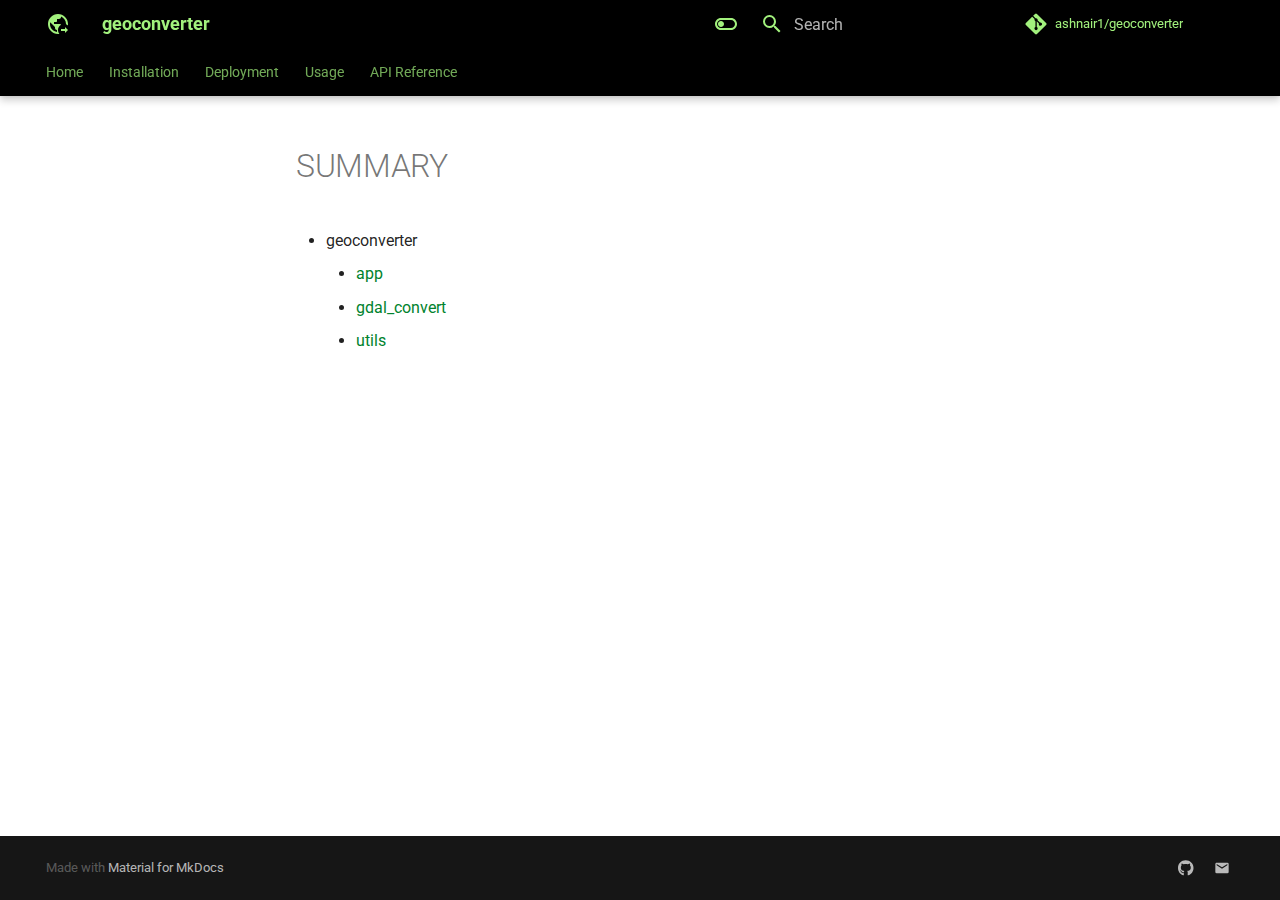
<file: reference/SUMMARY.html>
<!doctype html>
<html lang="en" class="no-js">
  <head>
    
      <meta charset="utf-8">
      <meta name="viewport" content="width=device-width,initial-scale=1">
      
      
      
      <link rel="icon" href="../assets/images/favicon.png">
      <meta name="generator" content="mkdocs-1.3.0, mkdocs-material-8.2.8">
    
    
      
        <title>SUMMARY - geoconverter</title>
      
    
    
      <link rel="stylesheet" href="../assets/stylesheets/main.644de097.min.css">
      
        
        <link rel="stylesheet" href="../assets/stylesheets/palette.e6a45f82.min.css">
        
      
    
    
    
      
        
        
        <link rel="preconnect" href="https://fonts.gstatic.com" crossorigin>
        <link rel="stylesheet" href="https://fonts.googleapis.com/css?family=Roboto:300,300i,400,400i,700,700i%7CRoboto+Mono:400,400i,700,700i&display=fallback">
        <style>:root{--md-text-font:"Roboto";--md-code-font:"Roboto Mono"}</style>
      
    
    
      <link rel="stylesheet" href="../assets/_mkdocstrings.css">
    
      <link rel="stylesheet" href="../stylesheets/extra.css">
    
    <script>__md_scope=new URL("..",location),__md_get=(e,_=localStorage,t=__md_scope)=>JSON.parse(_.getItem(t.pathname+"."+e)),__md_set=(e,_,t=localStorage,a=__md_scope)=>{try{t.setItem(a.pathname+"."+e,JSON.stringify(_))}catch(e){}}</script>
    
      

    
    
  </head>
  
  
    
    
      
    
    
    
    
    <body dir="ltr" data-md-color-scheme="geo-light" data-md-color-primary="" data-md-color-accent="">
  
    
    
      <script>var palette=__md_get("__palette");if(palette&&"object"==typeof palette.color)for(var key of Object.keys(palette.color))document.body.setAttribute("data-md-color-"+key,palette.color[key])</script>
    
    <input class="md-toggle" data-md-toggle="drawer" type="checkbox" id="__drawer" autocomplete="off">
    <input class="md-toggle" data-md-toggle="search" type="checkbox" id="__search" autocomplete="off">
    <label class="md-overlay" for="__drawer"></label>
    <div data-md-component="skip">
      
    </div>
    <div data-md-component="announce">
      
    </div>
    
    
      

  

<header class="md-header md-header--lifted" data-md-component="header">
  <nav class="md-header__inner md-grid" aria-label="Header">
    <a href="../index.html" title="geoconverter" class="md-header__button md-logo" aria-label="geoconverter" data-md-component="logo">
      
  
  <svg xmlns="http://www.w3.org/2000/svg" viewBox="0 0 24 24"><path d="M19 21v-2h-4v-2h4v-2l3 3-3 3m-7-3c0-2.2 1.2-4.1 3-5.2-.1-.5-.5-.8-1-.8H8v-2h2c.6 0 1-.4 1-1V7h2c1.1 0 2-.9 2-2v-.4c2.9 1.2 5 4 5 7.4v.3c.7.2 1.3.6 1.9 1.1.1-.4.1-.9.1-1.4 0-5.5-4.5-10-10-10S2 6.5 2 12s4.5 10 10 10c.5 0 1 0 1.4-.1-.9-1.1-1.4-2.4-1.4-3.9m-1 1.9c-4-.5-7-3.8-7-7.9 0-.6.1-1.2.2-1.8L9 15v1c0 1.1.9 2 2 2v1.9z"/></svg>

    </a>
    <label class="md-header__button md-icon" for="__drawer">
      <svg xmlns="http://www.w3.org/2000/svg" viewBox="0 0 24 24"><path d="M3 6h18v2H3V6m0 5h18v2H3v-2m0 5h18v2H3v-2z"/></svg>
    </label>
    <div class="md-header__title" data-md-component="header-title">
      <div class="md-header__ellipsis">
        <div class="md-header__topic">
          <span class="md-ellipsis">
            geoconverter
          </span>
        </div>
        <div class="md-header__topic" data-md-component="header-topic">
          <span class="md-ellipsis">
            
              SUMMARY
            
          </span>
        </div>
      </div>
    </div>
    
      <form class="md-header__option" data-md-component="palette">
        
          
          
          <input class="md-option" data-md-color-media="" data-md-color-scheme="geo-light" data-md-color-primary="" data-md-color-accent=""  aria-label="Switch to dark mode"  type="radio" name="__palette" id="__palette_1">
          
            <label class="md-header__button md-icon" title="Switch to dark mode" for="__palette_2" hidden>
              <svg xmlns="http://www.w3.org/2000/svg" viewBox="0 0 24 24"><path d="M17 6H7c-3.31 0-6 2.69-6 6s2.69 6 6 6h10c3.31 0 6-2.69 6-6s-2.69-6-6-6zm0 10H7c-2.21 0-4-1.79-4-4s1.79-4 4-4h10c2.21 0 4 1.79 4 4s-1.79 4-4 4zM7 9c-1.66 0-3 1.34-3 3s1.34 3 3 3 3-1.34 3-3-1.34-3-3-3z"/></svg>
            </label>
          
        
          
          
          <input class="md-option" data-md-color-media="" data-md-color-scheme="slate" data-md-color-primary="" data-md-color-accent=""  aria-label="Switch to light mode"  type="radio" name="__palette" id="__palette_2">
          
            <label class="md-header__button md-icon" title="Switch to light mode" for="__palette_1" hidden>
              <svg xmlns="http://www.w3.org/2000/svg" viewBox="0 0 24 24"><path d="M17 7H7a5 5 0 0 0-5 5 5 5 0 0 0 5 5h10a5 5 0 0 0 5-5 5 5 0 0 0-5-5m0 8a3 3 0 0 1-3-3 3 3 0 0 1 3-3 3 3 0 0 1 3 3 3 3 0 0 1-3 3z"/></svg>
            </label>
          
        
      </form>
    
    
    
      <label class="md-header__button md-icon" for="__search">
        <svg xmlns="http://www.w3.org/2000/svg" viewBox="0 0 24 24"><path d="M9.5 3A6.5 6.5 0 0 1 16 9.5c0 1.61-.59 3.09-1.56 4.23l.27.27h.79l5 5-1.5 1.5-5-5v-.79l-.27-.27A6.516 6.516 0 0 1 9.5 16 6.5 6.5 0 0 1 3 9.5 6.5 6.5 0 0 1 9.5 3m0 2C7 5 5 7 5 9.5S7 14 9.5 14 14 12 14 9.5 12 5 9.5 5z"/></svg>
      </label>
      <div class="md-search" data-md-component="search" role="dialog">
  <label class="md-search__overlay" for="__search"></label>
  <div class="md-search__inner" role="search">
    <form class="md-search__form" name="search">
      <input type="text" class="md-search__input" name="query" aria-label="Search" placeholder="Search" autocapitalize="off" autocorrect="off" autocomplete="off" spellcheck="false" data-md-component="search-query" required>
      <label class="md-search__icon md-icon" for="__search">
        <svg xmlns="http://www.w3.org/2000/svg" viewBox="0 0 24 24"><path d="M9.5 3A6.5 6.5 0 0 1 16 9.5c0 1.61-.59 3.09-1.56 4.23l.27.27h.79l5 5-1.5 1.5-5-5v-.79l-.27-.27A6.516 6.516 0 0 1 9.5 16 6.5 6.5 0 0 1 3 9.5 6.5 6.5 0 0 1 9.5 3m0 2C7 5 5 7 5 9.5S7 14 9.5 14 14 12 14 9.5 12 5 9.5 5z"/></svg>
        <svg xmlns="http://www.w3.org/2000/svg" viewBox="0 0 24 24"><path d="M20 11v2H8l5.5 5.5-1.42 1.42L4.16 12l7.92-7.92L13.5 5.5 8 11h12z"/></svg>
      </label>
      <nav class="md-search__options" aria-label="Search">
        
          <a href="javascript:void(0)" class="md-search__icon md-icon" aria-label="Share" data-clipboard data-clipboard-text="" data-md-component="search-share" tabindex="-1">
            <svg xmlns="http://www.w3.org/2000/svg" viewBox="0 0 24 24"><path d="M18 16.08c-.76 0-1.44.3-1.96.77L8.91 12.7c.05-.23.09-.46.09-.7 0-.24-.04-.47-.09-.7l7.05-4.11c.54.5 1.25.81 2.04.81a3 3 0 0 0 3-3 3 3 0 0 0-3-3 3 3 0 0 0-3 3c0 .24.04.47.09.7L8.04 9.81C7.5 9.31 6.79 9 6 9a3 3 0 0 0-3 3 3 3 0 0 0 3 3c.79 0 1.5-.31 2.04-.81l7.12 4.15c-.05.21-.08.43-.08.66 0 1.61 1.31 2.91 2.92 2.91 1.61 0 2.92-1.3 2.92-2.91A2.92 2.92 0 0 0 18 16.08z"/></svg>
          </a>
        
        <button type="reset" class="md-search__icon md-icon" aria-label="Clear" tabindex="-1">
          <svg xmlns="http://www.w3.org/2000/svg" viewBox="0 0 24 24"><path d="M19 6.41 17.59 5 12 10.59 6.41 5 5 6.41 10.59 12 5 17.59 6.41 19 12 13.41 17.59 19 19 17.59 13.41 12 19 6.41z"/></svg>
        </button>
      </nav>
      
        <div class="md-search__suggest" data-md-component="search-suggest"></div>
      
    </form>
    <div class="md-search__output">
      <div class="md-search__scrollwrap" data-md-scrollfix>
        <div class="md-search-result" data-md-component="search-result">
          <div class="md-search-result__meta">
            Initializing search
          </div>
          <ol class="md-search-result__list"></ol>
        </div>
      </div>
    </div>
  </div>
</div>
    
    
      <div class="md-header__source">
        <a href="https://github.com/ashnair1/geoconverter" title="Go to repository" class="md-source" data-md-component="source">
  <div class="md-source__icon md-icon">
    
    <svg xmlns="http://www.w3.org/2000/svg" viewBox="0 0 448 512"><!--! Font Awesome Free 6.1.1 by @fontawesome - https://fontawesome.com License - https://fontawesome.com/license/free (Icons: CC BY 4.0, Fonts: SIL OFL 1.1, Code: MIT License) Copyright 2022 Fonticons, Inc.--><path d="M439.55 236.05 244 40.45a28.87 28.87 0 0 0-40.81 0l-40.66 40.63 51.52 51.52c27.06-9.14 52.68 16.77 43.39 43.68l49.66 49.66c34.23-11.8 61.18 31 35.47 56.69-26.49 26.49-70.21-2.87-56-37.34L240.22 199v121.85c25.3 12.54 22.26 41.85 9.08 55a34.34 34.34 0 0 1-48.55 0c-17.57-17.6-11.07-46.91 11.25-56v-123c-20.8-8.51-24.6-30.74-18.64-45L142.57 101 8.45 235.14a28.86 28.86 0 0 0 0 40.81l195.61 195.6a28.86 28.86 0 0 0 40.8 0l194.69-194.69a28.86 28.86 0 0 0 0-40.81z"/></svg>
  </div>
  <div class="md-source__repository">
    ashnair1/geoconverter
  </div>
</a>
      </div>
    
  </nav>
  
    
      
<nav class="md-tabs" aria-label="Tabs" data-md-component="tabs">
  <div class="md-tabs__inner md-grid">
    <ul class="md-tabs__list">
      
        
  
  


  <li class="md-tabs__item">
    <a href="../index.html" class="md-tabs__link">
      Home
    </a>
  </li>

      
        
  
  


  <li class="md-tabs__item">
    <a href="../installation.html" class="md-tabs__link">
      Installation
    </a>
  </li>

      
        
  
  


  <li class="md-tabs__item">
    <a href="../deployment.html" class="md-tabs__link">
      Deployment
    </a>
  </li>

      
        
  
  


  <li class="md-tabs__item">
    <a href="../usage.html" class="md-tabs__link">
      Usage
    </a>
  </li>

      
        
  
  


  
  
  
    

  
  
  
    <li class="md-tabs__item">
      <a href="app.html" class="md-tabs__link">
        API Reference
      </a>
    </li>
  

  

      
    </ul>
  </div>
</nav>
    
  
</header>
    
    <div class="md-container" data-md-component="container">
      
      
        
      
      <main class="md-main" data-md-component="main">
        <div class="md-main__inner md-grid">
          
            
              
              <div class="md-sidebar md-sidebar--primary" data-md-component="sidebar" data-md-type="navigation" >
                <div class="md-sidebar__scrollwrap">
                  <div class="md-sidebar__inner">
                    

  


  

<nav class="md-nav md-nav--primary md-nav--lifted md-nav--integrated" aria-label="Navigation" data-md-level="0">
  <label class="md-nav__title" for="__drawer">
    <a href="../index.html" title="geoconverter" class="md-nav__button md-logo" aria-label="geoconverter" data-md-component="logo">
      
  
  <svg xmlns="http://www.w3.org/2000/svg" viewBox="0 0 24 24"><path d="M19 21v-2h-4v-2h4v-2l3 3-3 3m-7-3c0-2.2 1.2-4.1 3-5.2-.1-.5-.5-.8-1-.8H8v-2h2c.6 0 1-.4 1-1V7h2c1.1 0 2-.9 2-2v-.4c2.9 1.2 5 4 5 7.4v.3c.7.2 1.3.6 1.9 1.1.1-.4.1-.9.1-1.4 0-5.5-4.5-10-10-10S2 6.5 2 12s4.5 10 10 10c.5 0 1 0 1.4-.1-.9-1.1-1.4-2.4-1.4-3.9m-1 1.9c-4-.5-7-3.8-7-7.9 0-.6.1-1.2.2-1.8L9 15v1c0 1.1.9 2 2 2v1.9z"/></svg>

    </a>
    geoconverter
  </label>
  
    <div class="md-nav__source">
      <a href="https://github.com/ashnair1/geoconverter" title="Go to repository" class="md-source" data-md-component="source">
  <div class="md-source__icon md-icon">
    
    <svg xmlns="http://www.w3.org/2000/svg" viewBox="0 0 448 512"><!--! Font Awesome Free 6.1.1 by @fontawesome - https://fontawesome.com License - https://fontawesome.com/license/free (Icons: CC BY 4.0, Fonts: SIL OFL 1.1, Code: MIT License) Copyright 2022 Fonticons, Inc.--><path d="M439.55 236.05 244 40.45a28.87 28.87 0 0 0-40.81 0l-40.66 40.63 51.52 51.52c27.06-9.14 52.68 16.77 43.39 43.68l49.66 49.66c34.23-11.8 61.18 31 35.47 56.69-26.49 26.49-70.21-2.87-56-37.34L240.22 199v121.85c25.3 12.54 22.26 41.85 9.08 55a34.34 34.34 0 0 1-48.55 0c-17.57-17.6-11.07-46.91 11.25-56v-123c-20.8-8.51-24.6-30.74-18.64-45L142.57 101 8.45 235.14a28.86 28.86 0 0 0 0 40.81l195.61 195.6a28.86 28.86 0 0 0 40.8 0l194.69-194.69a28.86 28.86 0 0 0 0-40.81z"/></svg>
  </div>
  <div class="md-source__repository">
    ashnair1/geoconverter
  </div>
</a>
    </div>
  
  <ul class="md-nav__list" data-md-scrollfix>
    
      
      
      

  
  
  
    <li class="md-nav__item">
      <a href="../index.html" class="md-nav__link">
        Home
      </a>
    </li>
  

    
      
      
      

  
  
  
    <li class="md-nav__item">
      <a href="../installation.html" class="md-nav__link">
        Installation
      </a>
    </li>
  

    
      
      
      

  
  
  
    <li class="md-nav__item">
      <a href="../deployment.html" class="md-nav__link">
        Deployment
      </a>
    </li>
  

    
      
      
      

  
  
  
    <li class="md-nav__item">
      <a href="../usage.html" class="md-nav__link">
        Usage
      </a>
    </li>
  

    
      
      
      

  
  
  
    
    <li class="md-nav__item md-nav__item--nested">
      
      
        <input class="md-nav__toggle md-toggle" data-md-toggle="__nav_5" type="checkbox" id="__nav_5" >
      
      
      
      
        <label class="md-nav__link" for="__nav_5">
          API Reference
          <span class="md-nav__icon md-icon"></span>
        </label>
      
      <nav class="md-nav" aria-label="API Reference" data-md-level="1">
        <label class="md-nav__title" for="__nav_5">
          <span class="md-nav__icon md-icon"></span>
          API Reference
        </label>
        <ul class="md-nav__list" data-md-scrollfix>
          
            
              
  
  
  
    
      
    
    <li class="md-nav__item md-nav__item--section md-nav__item--nested">
      
      
        <input class="md-nav__toggle md-toggle" data-md-toggle="__nav_5_1" type="checkbox" id="__nav_5_1" >
      
      
      
      
        <label class="md-nav__link" for="__nav_5_1">
          geoconverter
          <span class="md-nav__icon md-icon"></span>
        </label>
      
      <nav class="md-nav" aria-label="geoconverter" data-md-level="2">
        <label class="md-nav__title" for="__nav_5_1">
          <span class="md-nav__icon md-icon"></span>
          geoconverter
        </label>
        <ul class="md-nav__list" data-md-scrollfix>
          
            
              
  
  
  
    <li class="md-nav__item">
      <a href="app.html" class="md-nav__link">
        app
      </a>
    </li>
  

            
          
            
              
  
  
  
    <li class="md-nav__item">
      <a href="gdal_convert.html" class="md-nav__link">
        gdal_convert
      </a>
    </li>
  

            
          
            
              
  
  
  
    <li class="md-nav__item">
      <a href="utils.html" class="md-nav__link">
        utils
      </a>
    </li>
  

            
          
        </ul>
      </nav>
    </li>
  

            
          
        </ul>
      </nav>
    </li>
  

    
  </ul>
</nav>
                  </div>
                </div>
              </div>
            
            
          
          <div class="md-content" data-md-component="content">
            <article class="md-content__inner md-typeset">
              
                


  <h1>SUMMARY</h1>

<ul>
<li>geoconverter<ul>
<li><a href="app.html">app</a></li>
<li><a href="gdal_convert.html">gdal_convert</a></li>
<li><a href="utils.html">utils</a></li>
</ul>
</li>
</ul>

              
            </article>
          </div>
        </div>
        
          <a href="#" class="md-top md-icon" data-md-component="top" data-md-state="hidden">
            <svg xmlns="http://www.w3.org/2000/svg" viewBox="0 0 24 24"><path d="M13 20h-2V8l-5.5 5.5-1.42-1.42L12 4.16l7.92 7.92-1.42 1.42L13 8v12z"/></svg>
            Back to top
          </a>
        
      </main>
      
        <footer class="md-footer">
  
  <div class="md-footer-meta md-typeset">
    <div class="md-footer-meta__inner md-grid">
      <div class="md-copyright">
  
  
    Made with
    <a href="https://squidfunk.github.io/mkdocs-material/" target="_blank" rel="noopener">
      Material for MkDocs
    </a>
  
</div>
      
        <div class="md-social">
  
    
    
    <a href="https://github.com/ashnair1/geoconverter" target="_blank" rel="noopener" title="Github" class="md-social__link">
      <svg xmlns="http://www.w3.org/2000/svg" viewBox="0 0 496 512"><!--! Font Awesome Free 6.1.1 by @fontawesome - https://fontawesome.com License - https://fontawesome.com/license/free (Icons: CC BY 4.0, Fonts: SIL OFL 1.1, Code: MIT License) Copyright 2022 Fonticons, Inc.--><path d="M165.9 397.4c0 2-2.3 3.6-5.2 3.6-3.3.3-5.6-1.3-5.6-3.6 0-2 2.3-3.6 5.2-3.6 3-.3 5.6 1.3 5.6 3.6zm-31.1-4.5c-.7 2 1.3 4.3 4.3 4.9 2.6 1 5.6 0 6.2-2s-1.3-4.3-4.3-5.2c-2.6-.7-5.5.3-6.2 2.3zm44.2-1.7c-2.9.7-4.9 2.6-4.6 4.9.3 2 2.9 3.3 5.9 2.6 2.9-.7 4.9-2.6 4.6-4.6-.3-1.9-3-3.2-5.9-2.9zM244.8 8C106.1 8 0 113.3 0 252c0 110.9 69.8 205.8 169.5 239.2 12.8 2.3 17.3-5.6 17.3-12.1 0-6.2-.3-40.4-.3-61.4 0 0-70 15-84.7-29.8 0 0-11.4-29.1-27.8-36.6 0 0-22.9-15.7 1.6-15.4 0 0 24.9 2 38.6 25.8 21.9 38.6 58.6 27.5 72.9 20.9 2.3-16 8.8-27.1 16-33.7-55.9-6.2-112.3-14.3-112.3-110.5 0-27.5 7.6-41.3 23.6-58.9-2.6-6.5-11.1-33.3 2.6-67.9 20.9-6.5 69 27 69 27 20-5.6 41.5-8.5 62.8-8.5s42.8 2.9 62.8 8.5c0 0 48.1-33.6 69-27 13.7 34.7 5.2 61.4 2.6 67.9 16 17.7 25.8 31.5 25.8 58.9 0 96.5-58.9 104.2-114.8 110.5 9.2 7.9 17 22.9 17 46.4 0 33.7-.3 75.4-.3 83.6 0 6.5 4.6 14.4 17.3 12.1C428.2 457.8 496 362.9 496 252 496 113.3 383.5 8 244.8 8zM97.2 352.9c-1.3 1-1 3.3.7 5.2 1.6 1.6 3.9 2.3 5.2 1 1.3-1 1-3.3-.7-5.2-1.6-1.6-3.9-2.3-5.2-1zm-10.8-8.1c-.7 1.3.3 2.9 2.3 3.9 1.6 1 3.6.7 4.3-.7.7-1.3-.3-2.9-2.3-3.9-2-.6-3.6-.3-4.3.7zm32.4 35.6c-1.6 1.3-1 4.3 1.3 6.2 2.3 2.3 5.2 2.6 6.5 1 1.3-1.3.7-4.3-1.3-6.2-2.2-2.3-5.2-2.6-6.5-1zm-11.4-14.7c-1.6 1-1.6 3.6 0 5.9 1.6 2.3 4.3 3.3 5.6 2.3 1.6-1.3 1.6-3.9 0-6.2-1.4-2.3-4-3.3-5.6-2z"/></svg>
    </a>
  
    
    
    <a href="mailto:ashnair0007@gmail.com" target="_blank" rel="noopener" title="" class="md-social__link">
      <svg xmlns="http://www.w3.org/2000/svg" viewBox="0 0 24 24"><path d="m20 8-8 5-8-5V6l8 5 8-5m0-2H4c-1.11 0-2 .89-2 2v12a2 2 0 0 0 2 2h16a2 2 0 0 0 2-2V6a2 2 0 0 0-2-2z"/></svg>
    </a>
  
</div>
      
    </div>
  </div>
</footer>
      
    </div>
    <div class="md-dialog" data-md-component="dialog">
      <div class="md-dialog__inner md-typeset"></div>
    </div>
    <script id="__config" type="application/json">{"base": "..", "features": ["content.tabs.link", "navigation.instant", "navigation.sections", "navigation.tabs", "navigation.tabs.sticky", "navigation.top", "navigation.tracking", "search.highlight", "search.share", "search.suggest", "toc.integrate"], "search": "../assets/javascripts/workers/search.5e67fbfe.min.js", "translations": {"clipboard.copied": "Copied to clipboard", "clipboard.copy": "Copy to clipboard", "search.config.lang": "en", "search.config.pipeline": "trimmer, stopWordFilter", "search.config.separator": "[\\s\\-]+", "search.placeholder": "Search", "search.result.more.one": "1 more on this page", "search.result.more.other": "# more on this page", "search.result.none": "No matching documents", "search.result.one": "1 matching document", "search.result.other": "# matching documents", "search.result.placeholder": "Type to start searching", "search.result.term.missing": "Missing", "select.version.title": "Select version"}}</script>
    
    
      <script src="../assets/javascripts/bundle.c44cc438.min.js"></script>
      
    
  </body>
</html>
</file>
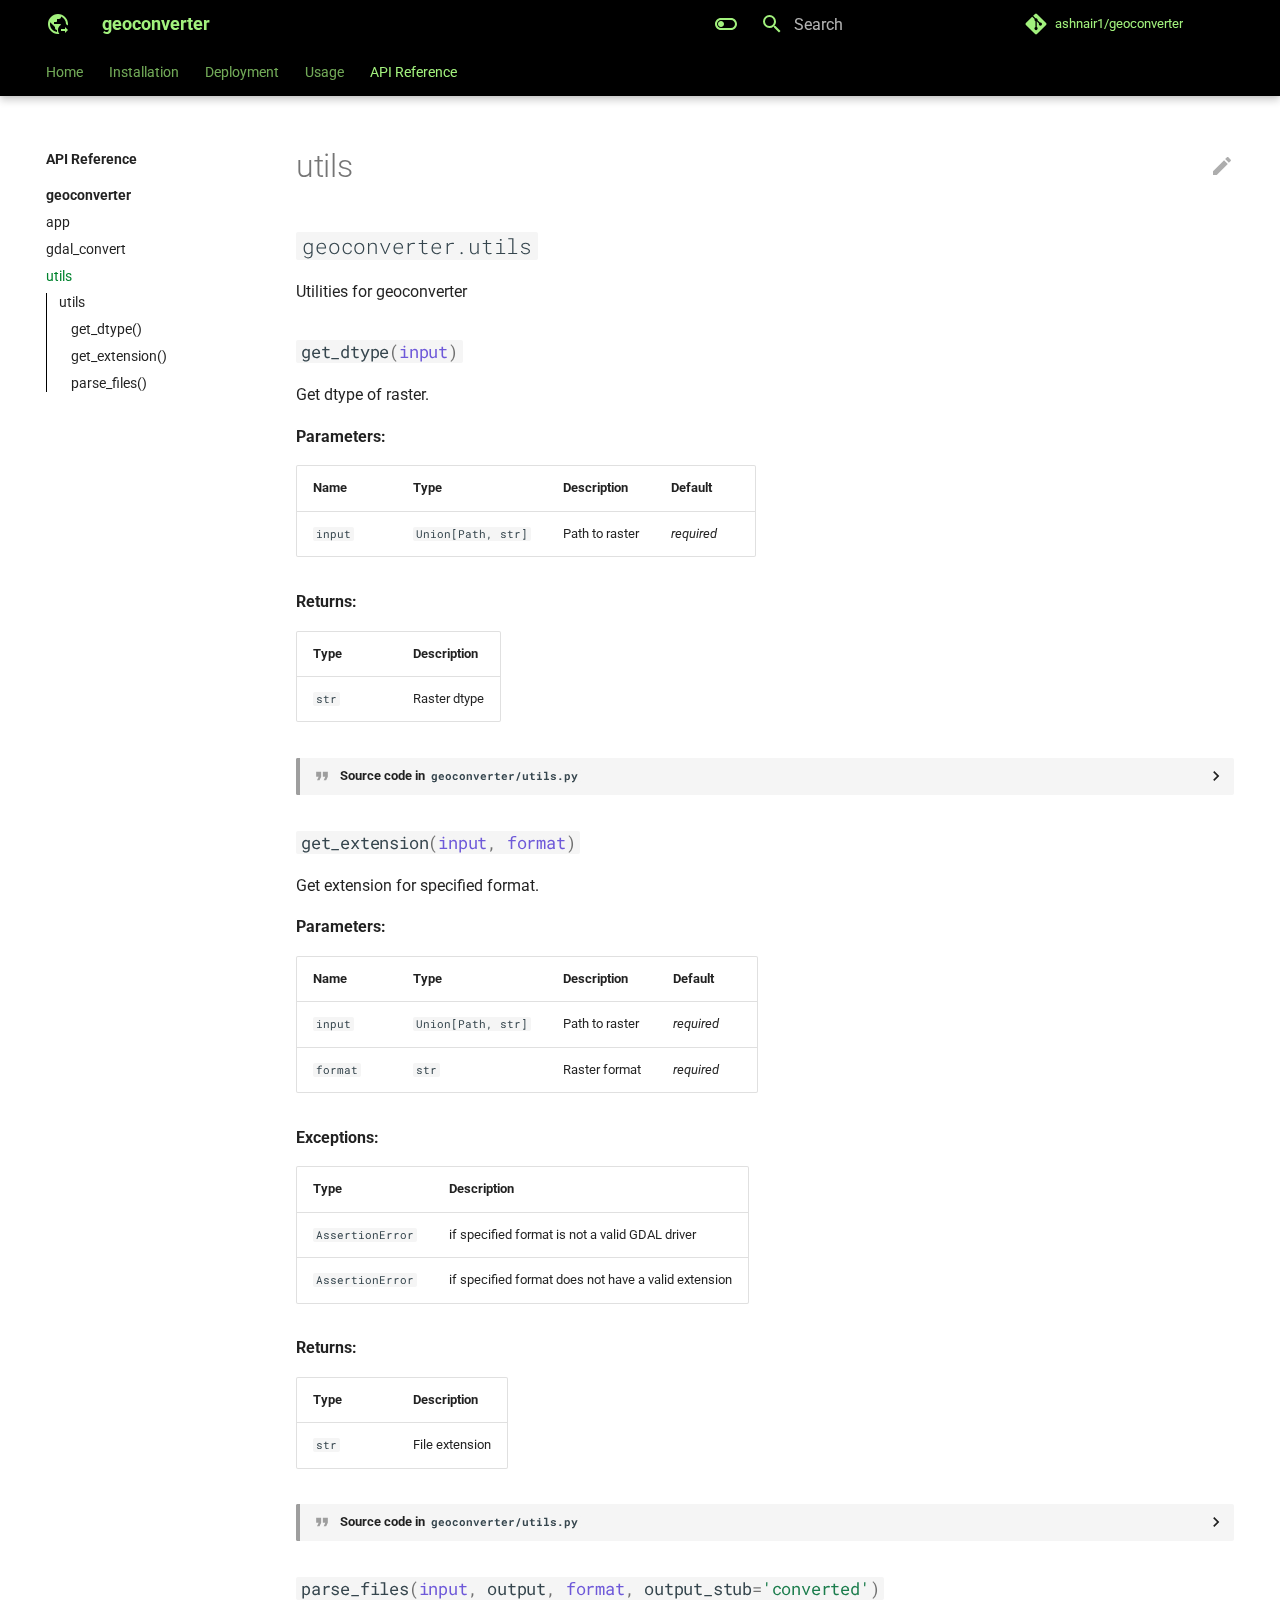
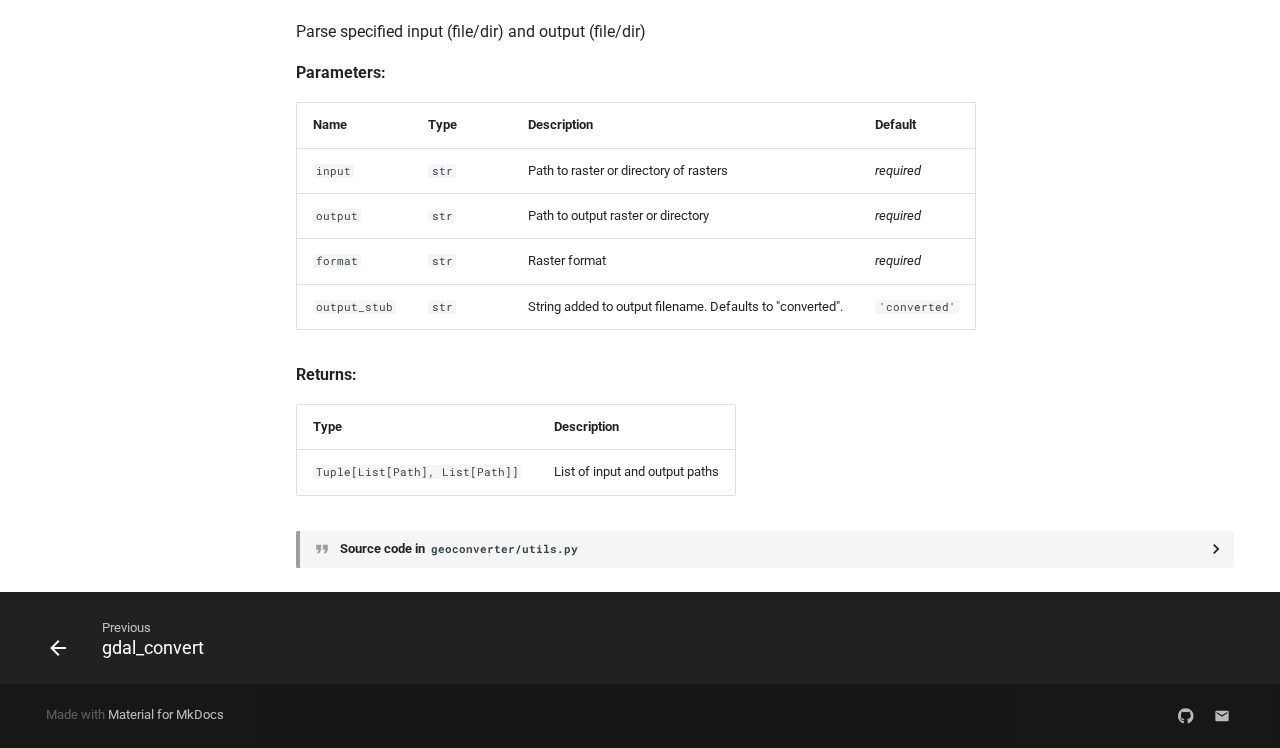
<file: reference/utils.html>
<!doctype html>
<html lang="en" class="no-js">
  <head>
    
      <meta charset="utf-8">
      <meta name="viewport" content="width=device-width,initial-scale=1">
      
      
      
      <link rel="icon" href="../assets/images/favicon.png">
      <meta name="generator" content="mkdocs-1.3.0, mkdocs-material-8.2.8">
    
    
      
        <title>utils - geoconverter</title>
      
    
    
      <link rel="stylesheet" href="../assets/stylesheets/main.644de097.min.css">
      
        
        <link rel="stylesheet" href="../assets/stylesheets/palette.e6a45f82.min.css">
        
      
    
    
    
      
        
        
        <link rel="preconnect" href="https://fonts.gstatic.com" crossorigin>
        <link rel="stylesheet" href="https://fonts.googleapis.com/css?family=Roboto:300,300i,400,400i,700,700i%7CRoboto+Mono:400,400i,700,700i&display=fallback">
        <style>:root{--md-text-font:"Roboto";--md-code-font:"Roboto Mono"}</style>
      
    
    
      <link rel="stylesheet" href="../assets/_mkdocstrings.css">
    
      <link rel="stylesheet" href="../stylesheets/extra.css">
    
    <script>__md_scope=new URL("..",location),__md_get=(e,_=localStorage,t=__md_scope)=>JSON.parse(_.getItem(t.pathname+"."+e)),__md_set=(e,_,t=localStorage,a=__md_scope)=>{try{t.setItem(a.pathname+"."+e,JSON.stringify(_))}catch(e){}}</script>
    
      

    
    
  </head>
  
  
    
    
      
    
    
    
    
    <body dir="ltr" data-md-color-scheme="geo-light" data-md-color-primary="" data-md-color-accent="">
  
    
    
      <script>var palette=__md_get("__palette");if(palette&&"object"==typeof palette.color)for(var key of Object.keys(palette.color))document.body.setAttribute("data-md-color-"+key,palette.color[key])</script>
    
    <input class="md-toggle" data-md-toggle="drawer" type="checkbox" id="__drawer" autocomplete="off">
    <input class="md-toggle" data-md-toggle="search" type="checkbox" id="__search" autocomplete="off">
    <label class="md-overlay" for="__drawer"></label>
    <div data-md-component="skip">
      
        
        <a href="#geoconverter.utils" class="md-skip">
          Skip to content
        </a>
      
    </div>
    <div data-md-component="announce">
      
    </div>
    
    
      

  

<header class="md-header md-header--lifted" data-md-component="header">
  <nav class="md-header__inner md-grid" aria-label="Header">
    <a href="../index.html" title="geoconverter" class="md-header__button md-logo" aria-label="geoconverter" data-md-component="logo">
      
  
  <svg xmlns="http://www.w3.org/2000/svg" viewBox="0 0 24 24"><path d="M19 21v-2h-4v-2h4v-2l3 3-3 3m-7-3c0-2.2 1.2-4.1 3-5.2-.1-.5-.5-.8-1-.8H8v-2h2c.6 0 1-.4 1-1V7h2c1.1 0 2-.9 2-2v-.4c2.9 1.2 5 4 5 7.4v.3c.7.2 1.3.6 1.9 1.1.1-.4.1-.9.1-1.4 0-5.5-4.5-10-10-10S2 6.5 2 12s4.5 10 10 10c.5 0 1 0 1.4-.1-.9-1.1-1.4-2.4-1.4-3.9m-1 1.9c-4-.5-7-3.8-7-7.9 0-.6.1-1.2.2-1.8L9 15v1c0 1.1.9 2 2 2v1.9z"/></svg>

    </a>
    <label class="md-header__button md-icon" for="__drawer">
      <svg xmlns="http://www.w3.org/2000/svg" viewBox="0 0 24 24"><path d="M3 6h18v2H3V6m0 5h18v2H3v-2m0 5h18v2H3v-2z"/></svg>
    </label>
    <div class="md-header__title" data-md-component="header-title">
      <div class="md-header__ellipsis">
        <div class="md-header__topic">
          <span class="md-ellipsis">
            geoconverter
          </span>
        </div>
        <div class="md-header__topic" data-md-component="header-topic">
          <span class="md-ellipsis">
            
              utils
            
          </span>
        </div>
      </div>
    </div>
    
      <form class="md-header__option" data-md-component="palette">
        
          
          
          <input class="md-option" data-md-color-media="" data-md-color-scheme="geo-light" data-md-color-primary="" data-md-color-accent=""  aria-label="Switch to dark mode"  type="radio" name="__palette" id="__palette_1">
          
            <label class="md-header__button md-icon" title="Switch to dark mode" for="__palette_2" hidden>
              <svg xmlns="http://www.w3.org/2000/svg" viewBox="0 0 24 24"><path d="M17 6H7c-3.31 0-6 2.69-6 6s2.69 6 6 6h10c3.31 0 6-2.69 6-6s-2.69-6-6-6zm0 10H7c-2.21 0-4-1.79-4-4s1.79-4 4-4h10c2.21 0 4 1.79 4 4s-1.79 4-4 4zM7 9c-1.66 0-3 1.34-3 3s1.34 3 3 3 3-1.34 3-3-1.34-3-3-3z"/></svg>
            </label>
          
        
          
          
          <input class="md-option" data-md-color-media="" data-md-color-scheme="slate" data-md-color-primary="" data-md-color-accent=""  aria-label="Switch to light mode"  type="radio" name="__palette" id="__palette_2">
          
            <label class="md-header__button md-icon" title="Switch to light mode" for="__palette_1" hidden>
              <svg xmlns="http://www.w3.org/2000/svg" viewBox="0 0 24 24"><path d="M17 7H7a5 5 0 0 0-5 5 5 5 0 0 0 5 5h10a5 5 0 0 0 5-5 5 5 0 0 0-5-5m0 8a3 3 0 0 1-3-3 3 3 0 0 1 3-3 3 3 0 0 1 3 3 3 3 0 0 1-3 3z"/></svg>
            </label>
          
        
      </form>
    
    
    
      <label class="md-header__button md-icon" for="__search">
        <svg xmlns="http://www.w3.org/2000/svg" viewBox="0 0 24 24"><path d="M9.5 3A6.5 6.5 0 0 1 16 9.5c0 1.61-.59 3.09-1.56 4.23l.27.27h.79l5 5-1.5 1.5-5-5v-.79l-.27-.27A6.516 6.516 0 0 1 9.5 16 6.5 6.5 0 0 1 3 9.5 6.5 6.5 0 0 1 9.5 3m0 2C7 5 5 7 5 9.5S7 14 9.5 14 14 12 14 9.5 12 5 9.5 5z"/></svg>
      </label>
      <div class="md-search" data-md-component="search" role="dialog">
  <label class="md-search__overlay" for="__search"></label>
  <div class="md-search__inner" role="search">
    <form class="md-search__form" name="search">
      <input type="text" class="md-search__input" name="query" aria-label="Search" placeholder="Search" autocapitalize="off" autocorrect="off" autocomplete="off" spellcheck="false" data-md-component="search-query" required>
      <label class="md-search__icon md-icon" for="__search">
        <svg xmlns="http://www.w3.org/2000/svg" viewBox="0 0 24 24"><path d="M9.5 3A6.5 6.5 0 0 1 16 9.5c0 1.61-.59 3.09-1.56 4.23l.27.27h.79l5 5-1.5 1.5-5-5v-.79l-.27-.27A6.516 6.516 0 0 1 9.5 16 6.5 6.5 0 0 1 3 9.5 6.5 6.5 0 0 1 9.5 3m0 2C7 5 5 7 5 9.5S7 14 9.5 14 14 12 14 9.5 12 5 9.5 5z"/></svg>
        <svg xmlns="http://www.w3.org/2000/svg" viewBox="0 0 24 24"><path d="M20 11v2H8l5.5 5.5-1.42 1.42L4.16 12l7.92-7.92L13.5 5.5 8 11h12z"/></svg>
      </label>
      <nav class="md-search__options" aria-label="Search">
        
          <a href="javascript:void(0)" class="md-search__icon md-icon" aria-label="Share" data-clipboard data-clipboard-text="" data-md-component="search-share" tabindex="-1">
            <svg xmlns="http://www.w3.org/2000/svg" viewBox="0 0 24 24"><path d="M18 16.08c-.76 0-1.44.3-1.96.77L8.91 12.7c.05-.23.09-.46.09-.7 0-.24-.04-.47-.09-.7l7.05-4.11c.54.5 1.25.81 2.04.81a3 3 0 0 0 3-3 3 3 0 0 0-3-3 3 3 0 0 0-3 3c0 .24.04.47.09.7L8.04 9.81C7.5 9.31 6.79 9 6 9a3 3 0 0 0-3 3 3 3 0 0 0 3 3c.79 0 1.5-.31 2.04-.81l7.12 4.15c-.05.21-.08.43-.08.66 0 1.61 1.31 2.91 2.92 2.91 1.61 0 2.92-1.3 2.92-2.91A2.92 2.92 0 0 0 18 16.08z"/></svg>
          </a>
        
        <button type="reset" class="md-search__icon md-icon" aria-label="Clear" tabindex="-1">
          <svg xmlns="http://www.w3.org/2000/svg" viewBox="0 0 24 24"><path d="M19 6.41 17.59 5 12 10.59 6.41 5 5 6.41 10.59 12 5 17.59 6.41 19 12 13.41 17.59 19 19 17.59 13.41 12 19 6.41z"/></svg>
        </button>
      </nav>
      
        <div class="md-search__suggest" data-md-component="search-suggest"></div>
      
    </form>
    <div class="md-search__output">
      <div class="md-search__scrollwrap" data-md-scrollfix>
        <div class="md-search-result" data-md-component="search-result">
          <div class="md-search-result__meta">
            Initializing search
          </div>
          <ol class="md-search-result__list"></ol>
        </div>
      </div>
    </div>
  </div>
</div>
    
    
      <div class="md-header__source">
        <a href="https://github.com/ashnair1/geoconverter" title="Go to repository" class="md-source" data-md-component="source">
  <div class="md-source__icon md-icon">
    
    <svg xmlns="http://www.w3.org/2000/svg" viewBox="0 0 448 512"><!--! Font Awesome Free 6.1.1 by @fontawesome - https://fontawesome.com License - https://fontawesome.com/license/free (Icons: CC BY 4.0, Fonts: SIL OFL 1.1, Code: MIT License) Copyright 2022 Fonticons, Inc.--><path d="M439.55 236.05 244 40.45a28.87 28.87 0 0 0-40.81 0l-40.66 40.63 51.52 51.52c27.06-9.14 52.68 16.77 43.39 43.68l49.66 49.66c34.23-11.8 61.18 31 35.47 56.69-26.49 26.49-70.21-2.87-56-37.34L240.22 199v121.85c25.3 12.54 22.26 41.85 9.08 55a34.34 34.34 0 0 1-48.55 0c-17.57-17.6-11.07-46.91 11.25-56v-123c-20.8-8.51-24.6-30.74-18.64-45L142.57 101 8.45 235.14a28.86 28.86 0 0 0 0 40.81l195.61 195.6a28.86 28.86 0 0 0 40.8 0l194.69-194.69a28.86 28.86 0 0 0 0-40.81z"/></svg>
  </div>
  <div class="md-source__repository">
    ashnair1/geoconverter
  </div>
</a>
      </div>
    
  </nav>
  
    
      
<nav class="md-tabs" aria-label="Tabs" data-md-component="tabs">
  <div class="md-tabs__inner md-grid">
    <ul class="md-tabs__list">
      
        
  
  


  <li class="md-tabs__item">
    <a href="../index.html" class="md-tabs__link">
      Home
    </a>
  </li>

      
        
  
  


  <li class="md-tabs__item">
    <a href="../installation.html" class="md-tabs__link">
      Installation
    </a>
  </li>

      
        
  
  


  <li class="md-tabs__item">
    <a href="../deployment.html" class="md-tabs__link">
      Deployment
    </a>
  </li>

      
        
  
  


  <li class="md-tabs__item">
    <a href="../usage.html" class="md-tabs__link">
      Usage
    </a>
  </li>

      
        
  
  
    
  


  
  
  
    

  
  
  
    <li class="md-tabs__item">
      <a href="app.html" class="md-tabs__link md-tabs__link--active">
        API Reference
      </a>
    </li>
  

  

      
    </ul>
  </div>
</nav>
    
  
</header>
    
    <div class="md-container" data-md-component="container">
      
      
        
      
      <main class="md-main" data-md-component="main">
        <div class="md-main__inner md-grid">
          
            
              
              <div class="md-sidebar md-sidebar--primary" data-md-component="sidebar" data-md-type="navigation" >
                <div class="md-sidebar__scrollwrap">
                  <div class="md-sidebar__inner">
                    

  


  

<nav class="md-nav md-nav--primary md-nav--lifted md-nav--integrated" aria-label="Navigation" data-md-level="0">
  <label class="md-nav__title" for="__drawer">
    <a href="../index.html" title="geoconverter" class="md-nav__button md-logo" aria-label="geoconverter" data-md-component="logo">
      
  
  <svg xmlns="http://www.w3.org/2000/svg" viewBox="0 0 24 24"><path d="M19 21v-2h-4v-2h4v-2l3 3-3 3m-7-3c0-2.2 1.2-4.1 3-5.2-.1-.5-.5-.8-1-.8H8v-2h2c.6 0 1-.4 1-1V7h2c1.1 0 2-.9 2-2v-.4c2.9 1.2 5 4 5 7.4v.3c.7.2 1.3.6 1.9 1.1.1-.4.1-.9.1-1.4 0-5.5-4.5-10-10-10S2 6.5 2 12s4.5 10 10 10c.5 0 1 0 1.4-.1-.9-1.1-1.4-2.4-1.4-3.9m-1 1.9c-4-.5-7-3.8-7-7.9 0-.6.1-1.2.2-1.8L9 15v1c0 1.1.9 2 2 2v1.9z"/></svg>

    </a>
    geoconverter
  </label>
  
    <div class="md-nav__source">
      <a href="https://github.com/ashnair1/geoconverter" title="Go to repository" class="md-source" data-md-component="source">
  <div class="md-source__icon md-icon">
    
    <svg xmlns="http://www.w3.org/2000/svg" viewBox="0 0 448 512"><!--! Font Awesome Free 6.1.1 by @fontawesome - https://fontawesome.com License - https://fontawesome.com/license/free (Icons: CC BY 4.0, Fonts: SIL OFL 1.1, Code: MIT License) Copyright 2022 Fonticons, Inc.--><path d="M439.55 236.05 244 40.45a28.87 28.87 0 0 0-40.81 0l-40.66 40.63 51.52 51.52c27.06-9.14 52.68 16.77 43.39 43.68l49.66 49.66c34.23-11.8 61.18 31 35.47 56.69-26.49 26.49-70.21-2.87-56-37.34L240.22 199v121.85c25.3 12.54 22.26 41.85 9.08 55a34.34 34.34 0 0 1-48.55 0c-17.57-17.6-11.07-46.91 11.25-56v-123c-20.8-8.51-24.6-30.74-18.64-45L142.57 101 8.45 235.14a28.86 28.86 0 0 0 0 40.81l195.61 195.6a28.86 28.86 0 0 0 40.8 0l194.69-194.69a28.86 28.86 0 0 0 0-40.81z"/></svg>
  </div>
  <div class="md-source__repository">
    ashnair1/geoconverter
  </div>
</a>
    </div>
  
  <ul class="md-nav__list" data-md-scrollfix>
    
      
      
      

  
  
  
    <li class="md-nav__item">
      <a href="../index.html" class="md-nav__link">
        Home
      </a>
    </li>
  

    
      
      
      

  
  
  
    <li class="md-nav__item">
      <a href="../installation.html" class="md-nav__link">
        Installation
      </a>
    </li>
  

    
      
      
      

  
  
  
    <li class="md-nav__item">
      <a href="../deployment.html" class="md-nav__link">
        Deployment
      </a>
    </li>
  

    
      
      
      

  
  
  
    <li class="md-nav__item">
      <a href="../usage.html" class="md-nav__link">
        Usage
      </a>
    </li>
  

    
      
      
      

  
  
    
  
  
    
    <li class="md-nav__item md-nav__item--active md-nav__item--nested">
      
      
        <input class="md-nav__toggle md-toggle" data-md-toggle="__nav_5" type="checkbox" id="__nav_5" checked>
      
      
      
      
        <label class="md-nav__link" for="__nav_5">
          API Reference
          <span class="md-nav__icon md-icon"></span>
        </label>
      
      <nav class="md-nav" aria-label="API Reference" data-md-level="1">
        <label class="md-nav__title" for="__nav_5">
          <span class="md-nav__icon md-icon"></span>
          API Reference
        </label>
        <ul class="md-nav__list" data-md-scrollfix>
          
            
              
  
  
    
  
  
    
      
    
    <li class="md-nav__item md-nav__item--active md-nav__item--section md-nav__item--nested">
      
      
        <input class="md-nav__toggle md-toggle" data-md-toggle="__nav_5_1" type="checkbox" id="__nav_5_1" checked>
      
      
      
      
        <label class="md-nav__link" for="__nav_5_1">
          geoconverter
          <span class="md-nav__icon md-icon"></span>
        </label>
      
      <nav class="md-nav" aria-label="geoconverter" data-md-level="2">
        <label class="md-nav__title" for="__nav_5_1">
          <span class="md-nav__icon md-icon"></span>
          geoconverter
        </label>
        <ul class="md-nav__list" data-md-scrollfix>
          
            
              
  
  
  
    <li class="md-nav__item">
      <a href="app.html" class="md-nav__link">
        app
      </a>
    </li>
  

            
          
            
              
  
  
  
    <li class="md-nav__item">
      <a href="gdal_convert.html" class="md-nav__link">
        gdal_convert
      </a>
    </li>
  

            
          
            
              
  
  
    
  
  
    <li class="md-nav__item md-nav__item--active">
      
      <input class="md-nav__toggle md-toggle" data-md-toggle="toc" type="checkbox" id="__toc">
      
      
      
        <label class="md-nav__link md-nav__link--active" for="__toc">
          utils
          <span class="md-nav__icon md-icon"></span>
        </label>
      
      <a href="utils.html" class="md-nav__link md-nav__link--active">
        utils
      </a>
      
        

<nav class="md-nav md-nav--secondary" aria-label="Table of contents">
  
  
  
  
    <label class="md-nav__title" for="__toc">
      <span class="md-nav__icon md-icon"></span>
      Table of contents
    </label>
    <ul class="md-nav__list" data-md-component="toc" data-md-scrollfix>
      
        <li class="md-nav__item">
  <a href="#geoconverter.utils" class="md-nav__link">
    utils
  </a>
  
    <nav class="md-nav" aria-label="utils">
      <ul class="md-nav__list">
        
          <li class="md-nav__item">
  <a href="#geoconverter.utils.get_dtype" class="md-nav__link">
    get_dtype()
  </a>
  
</li>
        
          <li class="md-nav__item">
  <a href="#geoconverter.utils.get_extension" class="md-nav__link">
    get_extension()
  </a>
  
</li>
        
          <li class="md-nav__item">
  <a href="#geoconverter.utils.parse_files" class="md-nav__link">
    parse_files()
  </a>
  
</li>
        
      </ul>
    </nav>
  
</li>
      
    </ul>
  
</nav>
      
    </li>
  

            
          
        </ul>
      </nav>
    </li>
  

            
          
        </ul>
      </nav>
    </li>
  

    
  </ul>
</nav>
                  </div>
                </div>
              </div>
            
            
          
          <div class="md-content" data-md-component="content">
            <article class="md-content__inner md-typeset">
              
                
<a href="https://github.com/ashnair1/edit/master/docs/geoconverter/utils.py" title="Edit this page" class="md-content__button md-icon">
  <svg xmlns="http://www.w3.org/2000/svg" viewBox="0 0 24 24"><path d="M20.71 7.04c.39-.39.39-1.04 0-1.41l-2.34-2.34c-.37-.39-1.02-.39-1.41 0l-1.84 1.83 3.75 3.75M3 17.25V21h3.75L17.81 9.93l-3.75-3.75L3 17.25z"/></svg>
</a>



  <h1>utils</h1>

<div class="doc doc-object doc-module">



<h2 id="geoconverter.utils" class="doc doc-heading">
        <code>geoconverter.utils</code>



<a href="#geoconverter.utils" class="headerlink" title="Permanent link">&para;</a></h2>

    <div class="doc doc-contents first">

      <p>Utilities for geoconverter</p>



  <div class="doc doc-children">








  <div class="doc doc-object doc-function">



<h3 id="geoconverter.utils.get_dtype" class="doc doc-heading">
<code class="highlight language-python"><span class="n">get_dtype</span><span class="p">(</span><span class="nb">input</span><span class="p">)</span></code>


<a href="#geoconverter.utils.get_dtype" class="headerlink" title="Permanent link">&para;</a></h3>

    <div class="doc doc-contents ">

      <p>Get dtype of raster.</p>

<p><strong>Parameters:</strong></p>
<table>
  <thead>
    <tr>
      <th>Name</th>
      <th>Type</th>
      <th>Description</th>
      <th>Default</th>
    </tr>
  </thead>
  <tbody>
      <tr>
        <td><code>input</code></td>
        <td><code>Union[Path, str]</code></td>
        <td><p>Path to raster</p></td>
        <td><em>required</em></td>
      </tr>
  </tbody>
</table>
<p><strong>Returns:</strong></p>
<table>
  <thead>
    <tr>
      <th>Type</th>
      <th>Description</th>
    </tr>
  </thead>
  <tbody>
    <tr>
      <td><code>str</code></td>
      <td><p>Raster dtype</p></td>
    </tr>
  </tbody>
</table>
        <details class="quote">
          <summary>Source code in <code>geoconverter/utils.py</code></summary>
          <div class="highlight"><pre><span></span><code><span class="k">def</span> <span class="nf">get_dtype</span><span class="p">(</span><span class="nb">input</span><span class="p">:</span> <span class="n">Union</span><span class="p">[</span><span class="n">Path</span><span class="p">,</span> <span class="nb">str</span><span class="p">])</span> <span class="o">-&gt;</span> <span class="nb">str</span><span class="p">:</span>
    <span class="sd">&quot;&quot;&quot;Get dtype of raster.</span>

<span class="sd">    Args:</span>
<span class="sd">        input (Union[Path, str]): Path to raster</span>

<span class="sd">    Returns:</span>
<span class="sd">        str: Raster dtype</span>
<span class="sd">    &quot;&quot;&quot;</span>
    <span class="n">ds</span> <span class="o">=</span> <span class="n">gdal</span><span class="o">.</span><span class="n">Open</span><span class="p">(</span><span class="nb">str</span><span class="p">(</span><span class="nb">input</span><span class="p">))</span>
    <span class="n">DataType</span> <span class="o">=</span> <span class="n">ds</span><span class="o">.</span><span class="n">GetRasterBand</span><span class="p">(</span><span class="mi">1</span><span class="p">)</span><span class="o">.</span><span class="n">DataType</span>
    <span class="n">dtype</span><span class="p">:</span> <span class="nb">str</span> <span class="o">=</span> <span class="n">gdal</span><span class="o">.</span><span class="n">GetDataTypeName</span><span class="p">(</span><span class="n">DataType</span><span class="p">)</span>
    <span class="n">ds</span> <span class="o">=</span> <span class="kc">None</span>
    <span class="k">return</span> <span class="n">dtype</span>
</code></pre></div>
        </details>
    </div>

  </div>



  <div class="doc doc-object doc-function">



<h3 id="geoconverter.utils.get_extension" class="doc doc-heading">
<code class="highlight language-python"><span class="n">get_extension</span><span class="p">(</span><span class="nb">input</span><span class="p">,</span> <span class="nb">format</span><span class="p">)</span></code>


<a href="#geoconverter.utils.get_extension" class="headerlink" title="Permanent link">&para;</a></h3>

    <div class="doc doc-contents ">

      <p>Get extension for specified format.</p>

<p><strong>Parameters:</strong></p>
<table>
  <thead>
    <tr>
      <th>Name</th>
      <th>Type</th>
      <th>Description</th>
      <th>Default</th>
    </tr>
  </thead>
  <tbody>
      <tr>
        <td><code>input</code></td>
        <td><code>Union[Path, str]</code></td>
        <td><p>Path to raster</p></td>
        <td><em>required</em></td>
      </tr>
      <tr>
        <td><code>format</code></td>
        <td><code>str</code></td>
        <td><p>Raster format</p></td>
        <td><em>required</em></td>
      </tr>
  </tbody>
</table>
<p><strong>Exceptions:</strong></p>
<table>
  <thead>
    <tr>
      <th>Type</th>
      <th>Description</th>
    </tr>
  </thead>
  <tbody>
      <tr>
        <td><code>AssertionError</code></td>
        <td><p>if specified format is not a valid GDAL driver</p></td>
      </tr>
      <tr>
        <td><code>AssertionError</code></td>
        <td><p>if specified format does not have a valid extension</p></td>
      </tr>
  </tbody>
</table>
<p><strong>Returns:</strong></p>
<table>
  <thead>
    <tr>
      <th>Type</th>
      <th>Description</th>
    </tr>
  </thead>
  <tbody>
    <tr>
      <td><code>str</code></td>
      <td><p>File extension</p></td>
    </tr>
  </tbody>
</table>
        <details class="quote">
          <summary>Source code in <code>geoconverter/utils.py</code></summary>
          <div class="highlight"><pre><span></span><code><span class="k">def</span> <span class="nf">get_extension</span><span class="p">(</span><span class="nb">input</span><span class="p">:</span> <span class="n">Union</span><span class="p">[</span><span class="n">Path</span><span class="p">,</span> <span class="nb">str</span><span class="p">],</span> <span class="nb">format</span><span class="p">:</span> <span class="nb">str</span><span class="p">)</span> <span class="o">-&gt;</span> <span class="nb">str</span><span class="p">:</span>
    <span class="sd">&quot;&quot;&quot;Get extension for specified format.</span>

<span class="sd">    Args:</span>
<span class="sd">        input (Union[Path, str]): Path to raster</span>
<span class="sd">        format (str): Raster format</span>

<span class="sd">    Raises:</span>
<span class="sd">        AssertionError: if specified format is not a valid GDAL driver</span>
<span class="sd">        AssertionError: if specified format does not have a valid extension</span>

<span class="sd">    Returns:</span>
<span class="sd">        str: File extension</span>
<span class="sd">    &quot;&quot;&quot;</span>

    <span class="k">if</span> <span class="nb">format</span><span class="o">.</span><span class="n">lower</span><span class="p">()</span> <span class="o">!=</span> <span class="s2">&quot;native&quot;</span><span class="p">:</span>
        <span class="n">drv</span> <span class="o">=</span> <span class="n">gdal</span><span class="o">.</span><span class="n">GetDriverByName</span><span class="p">(</span><span class="nb">format</span><span class="p">)</span>
    <span class="k">else</span><span class="p">:</span>
        <span class="n">ds</span> <span class="o">=</span> <span class="n">gdal</span><span class="o">.</span><span class="n">Open</span><span class="p">(</span><span class="nb">str</span><span class="p">(</span><span class="nb">input</span><span class="p">))</span>
        <span class="n">drv</span> <span class="o">=</span> <span class="n">ds</span><span class="o">.</span><span class="n">GetDriver</span><span class="p">()</span>
        <span class="k">del</span> <span class="n">ds</span>
    <span class="k">if</span> <span class="ow">not</span> <span class="n">drv</span><span class="p">:</span>
        <span class="k">raise</span> <span class="ne">AssertionError</span><span class="p">(</span>
            <span class="s2">&quot;Invalid Driver. Refer GDAL documentation &quot;</span>
            <span class="s2">&quot;for accepted list of raster drivers&quot;</span>
        <span class="p">)</span>

    <span class="k">if</span> <span class="n">drv</span><span class="o">.</span><span class="n">GetMetadataItem</span><span class="p">(</span><span class="n">gdal</span><span class="o">.</span><span class="n">DCAP_RASTER</span><span class="p">):</span>
        <span class="n">ext</span><span class="p">:</span> <span class="nb">str</span> <span class="o">=</span> <span class="p">(</span>
            <span class="s2">&quot;tif&quot;</span> <span class="k">if</span> <span class="nb">format</span> <span class="o">==</span> <span class="s2">&quot;COG&quot;</span> <span class="k">else</span> <span class="n">drv</span><span class="o">.</span><span class="n">GetMetadata_Dict</span><span class="p">()</span><span class="o">.</span><span class="n">get</span><span class="p">(</span><span class="s2">&quot;DMD_EXTENSION&quot;</span><span class="p">)</span>
        <span class="p">)</span>
    <span class="k">if</span> <span class="ow">not</span> <span class="n">ext</span><span class="p">:</span>
        <span class="k">raise</span> <span class="ne">AssertionError</span><span class="p">(</span><span class="sa">f</span><span class="s2">&quot;Specified output format </span><span class="si">{</span><span class="nb">format</span><span class="si">}</span><span class="s2"> is not a raster format&quot;</span><span class="p">)</span>
    <span class="k">return</span> <span class="n">ext</span>
</code></pre></div>
        </details>
    </div>

  </div>



  <div class="doc doc-object doc-function">



<h3 id="geoconverter.utils.parse_files" class="doc doc-heading">
<code class="highlight language-python"><span class="n">parse_files</span><span class="p">(</span><span class="nb">input</span><span class="p">,</span> <span class="n">output</span><span class="p">,</span> <span class="nb">format</span><span class="p">,</span> <span class="n">output_stub</span><span class="o">=</span><span class="s1">&#39;converted&#39;</span><span class="p">)</span></code>


<a href="#geoconverter.utils.parse_files" class="headerlink" title="Permanent link">&para;</a></h3>

    <div class="doc doc-contents ">

      <p>Parse specified input (file/dir) and output (file/dir)</p>

<p><strong>Parameters:</strong></p>
<table>
  <thead>
    <tr>
      <th>Name</th>
      <th>Type</th>
      <th>Description</th>
      <th>Default</th>
    </tr>
  </thead>
  <tbody>
      <tr>
        <td><code>input</code></td>
        <td><code>str</code></td>
        <td><p>Path to raster or directory of rasters</p></td>
        <td><em>required</em></td>
      </tr>
      <tr>
        <td><code>output</code></td>
        <td><code>str</code></td>
        <td><p>Path to output raster or directory</p></td>
        <td><em>required</em></td>
      </tr>
      <tr>
        <td><code>format</code></td>
        <td><code>str</code></td>
        <td><p>Raster format</p></td>
        <td><em>required</em></td>
      </tr>
      <tr>
        <td><code>output_stub</code></td>
        <td><code>str</code></td>
        <td><p>String added to output filename. Defaults to "converted".</p></td>
        <td><code>&#39;converted&#39;</code></td>
      </tr>
  </tbody>
</table>
<p><strong>Returns:</strong></p>
<table>
  <thead>
    <tr>
      <th>Type</th>
      <th>Description</th>
    </tr>
  </thead>
  <tbody>
    <tr>
      <td><code>Tuple[List[Path], List[Path]]</code></td>
      <td><p>List of input and output paths</p></td>
    </tr>
  </tbody>
</table>
        <details class="quote">
          <summary>Source code in <code>geoconverter/utils.py</code></summary>
          <div class="highlight"><pre><span></span><code><span class="k">def</span> <span class="nf">parse_files</span><span class="p">(</span>
    <span class="nb">input</span><span class="p">:</span> <span class="nb">str</span><span class="p">,</span> <span class="n">output</span><span class="p">:</span> <span class="nb">str</span><span class="p">,</span> <span class="nb">format</span><span class="p">:</span> <span class="nb">str</span><span class="p">,</span> <span class="n">output_stub</span><span class="p">:</span> <span class="nb">str</span> <span class="o">=</span> <span class="s2">&quot;converted&quot;</span>
<span class="p">)</span> <span class="o">-&gt;</span> <span class="n">Tuple</span><span class="p">[</span><span class="n">List</span><span class="p">[</span><span class="n">Path</span><span class="p">],</span> <span class="n">List</span><span class="p">[</span><span class="n">Path</span><span class="p">]]:</span>
    <span class="sd">&quot;&quot;&quot;Parse specified input (file/dir) and output (file/dir)</span>

<span class="sd">    Args:</span>
<span class="sd">        input (str): Path to raster or directory of rasters</span>
<span class="sd">        output (str): Path to output raster or directory</span>
<span class="sd">        format (str): Raster format</span>
<span class="sd">        output_stub (str, optional): String added to output filename. Defaults to &quot;converted&quot;.</span>

<span class="sd">    Returns:</span>
<span class="sd">        Tuple[List[Path], List[Path]]: List of input and output paths</span>
<span class="sd">    &quot;&quot;&quot;</span>
    <span class="k">assert</span> <span class="n">Path</span><span class="p">(</span><span class="nb">input</span><span class="p">)</span><span class="o">.</span><span class="n">exists</span><span class="p">()</span> <span class="ow">and</span> <span class="nb">input</span> <span class="o">!=</span> <span class="s2">&quot;&quot;</span>

    <span class="n">inpath</span> <span class="o">=</span> <span class="n">Path</span><span class="p">(</span><span class="nb">input</span><span class="p">)</span>
    <span class="n">outpath</span> <span class="o">=</span> <span class="n">Path</span><span class="p">(</span><span class="n">output</span><span class="p">)</span> <span class="k">if</span> <span class="n">output</span> <span class="k">else</span> <span class="kc">None</span>

    <span class="k">if</span> <span class="n">inpath</span><span class="o">.</span><span class="n">is_dir</span><span class="p">():</span>
        <span class="c1"># If input is a dir, then output dir must be specified</span>
        <span class="n">outpath</span> <span class="o">=</span> <span class="n">Path</span><span class="p">(</span><span class="n">output</span><span class="p">)</span>
        <span class="k">assert</span> <span class="n">outpath</span><span class="o">.</span><span class="n">is_dir</span><span class="p">()</span>
        <span class="n">files</span> <span class="o">=</span> <span class="p">[]</span>
        <span class="n">outpaths</span> <span class="o">=</span> <span class="p">[]</span>
        <span class="k">for</span> <span class="n">f</span> <span class="ow">in</span> <span class="n">inpath</span><span class="o">.</span><span class="n">rglob</span><span class="p">(</span><span class="s2">&quot;*&quot;</span><span class="p">):</span>
            <span class="c1"># Skip auxiliary files and subdirectories</span>
            <span class="k">if</span> <span class="n">f</span><span class="o">.</span><span class="n">suffix</span><span class="o">.</span><span class="n">lower</span><span class="p">()</span> <span class="o">==</span> <span class="s2">&quot;.xml&quot;</span> <span class="ow">or</span> <span class="n">f</span><span class="o">.</span><span class="n">is_dir</span><span class="p">():</span>
                <span class="k">continue</span>
            <span class="n">files</span><span class="o">.</span><span class="n">append</span><span class="p">(</span><span class="n">f</span><span class="p">)</span>
            <span class="n">ext</span> <span class="o">=</span> <span class="n">get_extension</span><span class="p">(</span><span class="n">f</span><span class="p">,</span> <span class="nb">format</span><span class="p">)</span>
            <span class="n">outpaths</span><span class="o">.</span><span class="n">append</span><span class="p">(</span><span class="n">outpath</span> <span class="o">/</span> <span class="sa">f</span><span class="s2">&quot;</span><span class="si">{</span><span class="n">f</span><span class="o">.</span><span class="n">stem</span><span class="si">}</span><span class="s2">_</span><span class="si">{</span><span class="n">output_stub</span><span class="si">}</span><span class="s2">.</span><span class="si">{</span><span class="n">ext</span><span class="si">}</span><span class="s2">&quot;</span><span class="p">)</span>
    <span class="k">elif</span> <span class="n">inpath</span><span class="o">.</span><span class="n">is_file</span><span class="p">():</span>
        <span class="n">ext</span> <span class="o">=</span> <span class="n">get_extension</span><span class="p">(</span><span class="n">inpath</span><span class="p">,</span> <span class="nb">format</span><span class="p">)</span>
        <span class="n">outpaths</span> <span class="o">=</span> <span class="p">(</span>
            <span class="p">[</span><span class="n">outpath</span><span class="p">]</span> <span class="k">if</span> <span class="n">outpath</span> <span class="k">else</span> <span class="p">[</span><span class="n">inpath</span><span class="o">.</span><span class="n">parent</span> <span class="o">/</span> <span class="n">Path</span><span class="p">(</span><span class="sa">f</span><span class="s2">&quot;</span><span class="si">{</span><span class="n">output_stub</span><span class="si">}</span><span class="s2">.</span><span class="si">{</span><span class="n">ext</span><span class="si">}</span><span class="s2">&quot;</span><span class="p">)]</span>
        <span class="p">)</span>
        <span class="k">assert</span> <span class="n">inpath</span><span class="o">.</span><span class="n">suffix</span><span class="o">.</span><span class="n">lower</span><span class="p">()</span> <span class="o">!=</span> <span class="s2">&quot;.xml&quot;</span>
        <span class="n">files</span> <span class="o">=</span> <span class="p">[</span><span class="n">inpath</span><span class="p">]</span>

    <span class="k">return</span> <span class="n">files</span><span class="p">,</span> <span class="n">outpaths</span>
</code></pre></div>
        </details>
    </div>

  </div>






  </div>

    </div>

  </div>

              
            </article>
          </div>
        </div>
        
          <a href="#" class="md-top md-icon" data-md-component="top" data-md-state="hidden">
            <svg xmlns="http://www.w3.org/2000/svg" viewBox="0 0 24 24"><path d="M13 20h-2V8l-5.5 5.5-1.42-1.42L12 4.16l7.92 7.92-1.42 1.42L13 8v12z"/></svg>
            Back to top
          </a>
        
      </main>
      
        <footer class="md-footer">
  
    <nav class="md-footer__inner md-grid" aria-label="Footer">
      
        
        <a href="gdal_convert.html" class="md-footer__link md-footer__link--prev" aria-label="Previous: gdal_convert" rel="prev">
          <div class="md-footer__button md-icon">
            <svg xmlns="http://www.w3.org/2000/svg" viewBox="0 0 24 24"><path d="M20 11v2H8l5.5 5.5-1.42 1.42L4.16 12l7.92-7.92L13.5 5.5 8 11h12z"/></svg>
          </div>
          <div class="md-footer__title">
            <div class="md-ellipsis">
              <span class="md-footer__direction">
                Previous
              </span>
              gdal_convert
            </div>
          </div>
        </a>
      
      
    </nav>
  
  <div class="md-footer-meta md-typeset">
    <div class="md-footer-meta__inner md-grid">
      <div class="md-copyright">
  
  
    Made with
    <a href="https://squidfunk.github.io/mkdocs-material/" target="_blank" rel="noopener">
      Material for MkDocs
    </a>
  
</div>
      
        <div class="md-social">
  
    
    
    <a href="https://github.com/ashnair1/geoconverter" target="_blank" rel="noopener" title="Github" class="md-social__link">
      <svg xmlns="http://www.w3.org/2000/svg" viewBox="0 0 496 512"><!--! Font Awesome Free 6.1.1 by @fontawesome - https://fontawesome.com License - https://fontawesome.com/license/free (Icons: CC BY 4.0, Fonts: SIL OFL 1.1, Code: MIT License) Copyright 2022 Fonticons, Inc.--><path d="M165.9 397.4c0 2-2.3 3.6-5.2 3.6-3.3.3-5.6-1.3-5.6-3.6 0-2 2.3-3.6 5.2-3.6 3-.3 5.6 1.3 5.6 3.6zm-31.1-4.5c-.7 2 1.3 4.3 4.3 4.9 2.6 1 5.6 0 6.2-2s-1.3-4.3-4.3-5.2c-2.6-.7-5.5.3-6.2 2.3zm44.2-1.7c-2.9.7-4.9 2.6-4.6 4.9.3 2 2.9 3.3 5.9 2.6 2.9-.7 4.9-2.6 4.6-4.6-.3-1.9-3-3.2-5.9-2.9zM244.8 8C106.1 8 0 113.3 0 252c0 110.9 69.8 205.8 169.5 239.2 12.8 2.3 17.3-5.6 17.3-12.1 0-6.2-.3-40.4-.3-61.4 0 0-70 15-84.7-29.8 0 0-11.4-29.1-27.8-36.6 0 0-22.9-15.7 1.6-15.4 0 0 24.9 2 38.6 25.8 21.9 38.6 58.6 27.5 72.9 20.9 2.3-16 8.8-27.1 16-33.7-55.9-6.2-112.3-14.3-112.3-110.5 0-27.5 7.6-41.3 23.6-58.9-2.6-6.5-11.1-33.3 2.6-67.9 20.9-6.5 69 27 69 27 20-5.6 41.5-8.5 62.8-8.5s42.8 2.9 62.8 8.5c0 0 48.1-33.6 69-27 13.7 34.7 5.2 61.4 2.6 67.9 16 17.7 25.8 31.5 25.8 58.9 0 96.5-58.9 104.2-114.8 110.5 9.2 7.9 17 22.9 17 46.4 0 33.7-.3 75.4-.3 83.6 0 6.5 4.6 14.4 17.3 12.1C428.2 457.8 496 362.9 496 252 496 113.3 383.5 8 244.8 8zM97.2 352.9c-1.3 1-1 3.3.7 5.2 1.6 1.6 3.9 2.3 5.2 1 1.3-1 1-3.3-.7-5.2-1.6-1.6-3.9-2.3-5.2-1zm-10.8-8.1c-.7 1.3.3 2.9 2.3 3.9 1.6 1 3.6.7 4.3-.7.7-1.3-.3-2.9-2.3-3.9-2-.6-3.6-.3-4.3.7zm32.4 35.6c-1.6 1.3-1 4.3 1.3 6.2 2.3 2.3 5.2 2.6 6.5 1 1.3-1.3.7-4.3-1.3-6.2-2.2-2.3-5.2-2.6-6.5-1zm-11.4-14.7c-1.6 1-1.6 3.6 0 5.9 1.6 2.3 4.3 3.3 5.6 2.3 1.6-1.3 1.6-3.9 0-6.2-1.4-2.3-4-3.3-5.6-2z"/></svg>
    </a>
  
    
    
    <a href="mailto:ashnair0007@gmail.com" target="_blank" rel="noopener" title="" class="md-social__link">
      <svg xmlns="http://www.w3.org/2000/svg" viewBox="0 0 24 24"><path d="m20 8-8 5-8-5V6l8 5 8-5m0-2H4c-1.11 0-2 .89-2 2v12a2 2 0 0 0 2 2h16a2 2 0 0 0 2-2V6a2 2 0 0 0-2-2z"/></svg>
    </a>
  
</div>
      
    </div>
  </div>
</footer>
      
    </div>
    <div class="md-dialog" data-md-component="dialog">
      <div class="md-dialog__inner md-typeset"></div>
    </div>
    <script id="__config" type="application/json">{"base": "..", "features": ["content.tabs.link", "navigation.instant", "navigation.sections", "navigation.tabs", "navigation.tabs.sticky", "navigation.top", "navigation.tracking", "search.highlight", "search.share", "search.suggest", "toc.integrate"], "search": "../assets/javascripts/workers/search.5e67fbfe.min.js", "translations": {"clipboard.copied": "Copied to clipboard", "clipboard.copy": "Copy to clipboard", "search.config.lang": "en", "search.config.pipeline": "trimmer, stopWordFilter", "search.config.separator": "[\\s\\-]+", "search.placeholder": "Search", "search.result.more.one": "1 more on this page", "search.result.more.other": "# more on this page", "search.result.none": "No matching documents", "search.result.one": "1 matching document", "search.result.other": "# matching documents", "search.result.placeholder": "Type to start searching", "search.result.term.missing": "Missing", "select.version.title": "Select version"}}</script>
    
    
      <script src="../assets/javascripts/bundle.c44cc438.min.js"></script>
      
    
  </body>
</html>
</file>
<file: assets/_mkdocstrings.css>
/* Don't capitalize names. */
h5.doc-heading {
  text-transform: none !important;
}

/* Avoid breaking parameters name, etc. in table cells. */
.doc-contents td code {
  word-break: normal !important;
}

/* For pieces of Markdown rendered in table cells. */
.doc-contents td p {
  margin-top: 0 !important;
  margin-bottom: 0 !important;
}
</file>
<file: stylesheets/extra.css>
[data-md-color-scheme="geo-light"] {
    /*Banner*/
    --md-primary-fg-color:        #000000;
    /*Banner text*/
    --md-primary-bg-color:        #a2f17d;
    /*Accent*/
    --md-accent-fg-color:         #01832e;
    /* --md-accent-bg-color:         #4d392e; */
    /*Text link */
    --md-typeset-a-color:           #01832e;
  }


[data-md-color-scheme="slate"] {
    --md-hue: 210; 
    /*Banner*/
    --md-primary-fg-color:        #01832e; 
    /*Banner text*/
    --md-primary-bg-color:        #FFFF; 
    /*Accent*/
    --md-accent-fg-color:         #1ade04; 
    /*Text*/
    /* --md-typeset-color:           #1ade04; */ 
    /*Text link */
    --md-typeset-a-color:           #1ade04; 
  }
</file>
<file: assets/stylesheets/main.644de097.min.css>
@charset "UTF-8";html{-webkit-text-size-adjust:none;-moz-text-size-adjust:none;-ms-text-size-adjust:none;text-size-adjust:none;box-sizing:border-box}*,:after,:before{box-sizing:inherit}@media (prefers-reduced-motion){*,:after,:before{transition:none!important}}body{margin:0}a,button,input,label{-webkit-tap-highlight-color:transparent}a{color:inherit;text-decoration:none}hr{border:0;box-sizing:initial;display:block;height:.05rem;overflow:visible;padding:0}small{font-size:80%}sub,sup{line-height:1em}img{border-style:none}table{border-collapse:initial;border-spacing:0}td,th{font-weight:400;vertical-align:top}button{background:transparent;border:0;font-family:inherit;font-size:inherit;margin:0;padding:0}input{border:0;outline:none}:root{--md-default-fg-color:rgba(0,0,0,.87);--md-default-fg-color--light:rgba(0,0,0,.54);--md-default-fg-color--lighter:rgba(0,0,0,.32);--md-default-fg-color--lightest:rgba(0,0,0,.07);--md-default-bg-color:#fff;--md-default-bg-color--light:hsla(0,0%,100%,.7);--md-default-bg-color--lighter:hsla(0,0%,100%,.3);--md-default-bg-color--lightest:hsla(0,0%,100%,.12);--md-primary-fg-color:#4051b5;--md-primary-fg-color--light:#5d6cc0;--md-primary-fg-color--dark:#303fa1;--md-primary-bg-color:#fff;--md-primary-bg-color--light:hsla(0,0%,100%,.7);--md-accent-fg-color:#526cfe;--md-accent-fg-color--transparent:rgba(82,108,254,.1);--md-accent-bg-color:#fff;--md-accent-bg-color--light:hsla(0,0%,100%,.7);--md-shadow-z1:0 0.2rem 0.5rem rgba(0,0,0,.05),0 0 0.05rem rgba(0,0,0,.1);--md-shadow-z2:0 0.2rem 0.5rem rgba(0,0,0,.1),0 0 0.05rem rgba(0,0,0,.25);--md-shadow-z3:0 0.2rem 0.5rem rgba(0,0,0,.2),0 0 0.05rem rgba(0,0,0,.35)}:root>*{--md-code-fg-color:#36464e;--md-code-bg-color:#f5f5f5;--md-code-hl-color:rgba(255,255,0,.5);--md-code-hl-number-color:#d52a2a;--md-code-hl-special-color:#db1457;--md-code-hl-function-color:#a846b9;--md-code-hl-constant-color:#6e59d9;--md-code-hl-keyword-color:#3f6ec6;--md-code-hl-string-color:#1c7d4d;--md-code-hl-name-color:var(--md-code-fg-color);--md-code-hl-operator-color:var(--md-default-fg-color--light);--md-code-hl-punctuation-color:var(--md-default-fg-color--light);--md-code-hl-comment-color:var(--md-default-fg-color--light);--md-code-hl-generic-color:var(--md-default-fg-color--light);--md-code-hl-variable-color:var(--md-default-fg-color--light);--md-typeset-color:var(--md-default-fg-color);--md-typeset-a-color:var(--md-primary-fg-color);--md-typeset-mark-color:rgba(255,255,0,.5);--md-typeset-del-color:rgba(245,80,61,.15);--md-typeset-ins-color:rgba(11,213,112,.15);--md-typeset-kbd-color:#fafafa;--md-typeset-kbd-accent-color:#fff;--md-typeset-kbd-border-color:#b8b8b8;--md-typeset-table-color:rgba(0,0,0,.12);--md-admonition-fg-color:var(--md-default-fg-color);--md-admonition-bg-color:var(--md-default-bg-color);--md-footer-fg-color:#fff;--md-footer-fg-color--light:hsla(0,0%,100%,.7);--md-footer-fg-color--lighter:hsla(0,0%,100%,.3);--md-footer-bg-color:rgba(0,0,0,.87);--md-footer-bg-color--dark:rgba(0,0,0,.32)}.md-icon svg{fill:currentcolor;display:block;height:1.2rem;width:1.2rem}body{-webkit-font-smoothing:antialiased;-moz-osx-font-smoothing:grayscale;--md-text-font-family:var(--md-text-font,_),-apple-system,BlinkMacSystemFont,Helvetica,Arial,sans-serif;--md-code-font-family:var(--md-code-font,_),SFMono-Regular,Consolas,Menlo,monospace}body,input{font-feature-settings:"kern","liga";font-family:var(--md-text-font-family)}body,code,input,kbd,pre{color:var(--md-typeset-color)}code,kbd,pre{font-feature-settings:"kern";font-family:var(--md-code-font-family)}:root{--md-typeset-table-sort-icon:url('data:image/svg+xml;charset=utf-8,<svg xmlns="http://www.w3.org/2000/svg" viewBox="0 0 24 24"><path d="m18 21-4-4h3V7h-3l4-4 4 4h-3v10h3M2 19v-2h10v2M2 13v-2h7v2M2 7V5h4v2H2z"/></svg>');--md-typeset-table-sort-icon--asc:url('data:image/svg+xml;charset=utf-8,<svg xmlns="http://www.w3.org/2000/svg" viewBox="0 0 24 24"><path d="M19 17h3l-4 4-4-4h3V3h2M2 17h10v2H2M6 5v2H2V5m0 6h7v2H2v-2z"/></svg>');--md-typeset-table-sort-icon--desc:url('data:image/svg+xml;charset=utf-8,<svg xmlns="http://www.w3.org/2000/svg" viewBox="0 0 24 24"><path d="M19 7h3l-4-4-4 4h3v14h2M2 17h10v2H2M6 5v2H2V5m0 6h7v2H2v-2z"/></svg>')}.md-typeset{-webkit-print-color-adjust:exact;color-adjust:exact;font-size:.8rem;line-height:1.6}@media print{.md-typeset{font-size:.68rem}}.md-typeset blockquote,.md-typeset dl,.md-typeset figure,.md-typeset ol,.md-typeset pre,.md-typeset ul{margin-bottom:1em;margin-top:1em}.md-typeset h1{color:var(--md-default-fg-color--light);font-size:2em;line-height:1.3;margin:0 0 1.25em}.md-typeset h1,.md-typeset h2{font-weight:300;letter-spacing:-.01em}.md-typeset h2{font-size:1.5625em;line-height:1.4;margin:1.6em 0 .64em}.md-typeset h3{font-size:1.25em;font-weight:400;letter-spacing:-.01em;line-height:1.5;margin:1.6em 0 .8em}.md-typeset h2+h3{margin-top:.8em}.md-typeset h4{font-weight:700;letter-spacing:-.01em;margin:1em 0}.md-typeset h5,.md-typeset h6{color:var(--md-default-fg-color--light);font-size:.8em;font-weight:700;letter-spacing:-.01em;margin:1.25em 0}.md-typeset h5{text-transform:uppercase}.md-typeset hr{border-bottom:.05rem solid var(--md-default-fg-color--lightest);display:flow-root;margin:1.5em 0}.md-typeset a{color:var(--md-typeset-a-color);word-break:break-word}.md-typeset a,.md-typeset a:before{transition:color 125ms}.md-typeset a:focus,.md-typeset a:hover{color:var(--md-accent-fg-color)}.md-typeset a:focus code,.md-typeset a:hover code{background-color:var(--md-accent-fg-color--transparent)}.md-typeset a code{color:currentcolor}.md-typeset a.focus-visible{outline-color:var(--md-accent-fg-color);outline-offset:.2rem}.md-typeset code,.md-typeset kbd,.md-typeset pre{color:var(--md-code-fg-color);direction:ltr}@media print{.md-typeset code,.md-typeset kbd,.md-typeset pre{white-space:pre-wrap}}.md-typeset code{background-color:var(--md-code-bg-color);border-radius:.1rem;-webkit-box-decoration-break:clone;box-decoration-break:clone;font-size:.85em;padding:0 .2941176471em;transition:background-color 125ms;word-break:break-word}.md-typeset code:not(.focus-visible){-webkit-tap-highlight-color:transparent;outline:none}.md-typeset pre{display:flow-root;line-height:1.4;position:relative}.md-typeset pre>code{-webkit-box-decoration-break:slice;box-decoration-break:slice;box-shadow:none;display:block;margin:0;outline-color:var(--md-accent-fg-color);overflow:auto;padding:.7720588235em 1.1764705882em;scrollbar-color:var(--md-default-fg-color--lighter) transparent;scrollbar-width:thin;touch-action:auto;word-break:normal}.md-typeset pre>code:hover{scrollbar-color:var(--md-accent-fg-color) transparent}.md-typeset pre>code::-webkit-scrollbar{height:.2rem;width:.2rem}.md-typeset pre>code::-webkit-scrollbar-thumb{background-color:var(--md-default-fg-color--lighter)}.md-typeset pre>code::-webkit-scrollbar-thumb:hover{background-color:var(--md-accent-fg-color)}.md-typeset kbd{background-color:var(--md-typeset-kbd-color);border-radius:.1rem;box-shadow:0 .1rem 0 .05rem var(--md-typeset-kbd-border-color),0 .1rem 0 var(--md-typeset-kbd-border-color),0 -.1rem .2rem var(--md-typeset-kbd-accent-color) inset;color:var(--md-default-fg-color);display:inline-block;font-size:.75em;padding:0 .6666666667em;vertical-align:text-top;word-break:break-word}.md-typeset mark{background-color:var(--md-typeset-mark-color);-webkit-box-decoration-break:clone;box-decoration-break:clone;color:inherit;word-break:break-word}.md-typeset abbr{border-bottom:.05rem dotted var(--md-default-fg-color--light);cursor:help;text-decoration:none}@media (hover:none){.md-typeset abbr{position:relative}.md-typeset abbr[title]:-webkit-any(:focus,:hover):after{background-color:var(--md-default-fg-color);border-radius:.1rem;box-shadow:var(--md-shadow-z3);color:var(--md-default-bg-color);content:attr(title);display:inline-block;font-size:.7rem;margin-top:2em;max-width:80%;min-width:-webkit-max-content;min-width:max-content;padding:.2rem .3rem;position:absolute;width:auto}.md-typeset abbr[title]:-moz-any(:focus,:hover):after{background-color:var(--md-default-fg-color);border-radius:.1rem;box-shadow:var(--md-shadow-z3);color:var(--md-default-bg-color);content:attr(title);display:inline-block;font-size:.7rem;margin-top:2em;max-width:80%;min-width:-moz-max-content;min-width:max-content;padding:.2rem .3rem;position:absolute;width:auto}[dir=ltr] .md-typeset abbr[title]:-webkit-any(:focus,:hover):after{left:0}[dir=ltr] .md-typeset abbr[title]:-moz-any(:focus,:hover):after{left:0}[dir=ltr] .md-typeset abbr[title]:is(:focus,:hover):after{left:0}[dir=rtl] .md-typeset abbr[title]:-webkit-any(:focus,:hover):after{right:0}[dir=rtl] .md-typeset abbr[title]:-moz-any(:focus,:hover):after{right:0}[dir=rtl] .md-typeset abbr[title]:is(:focus,:hover):after{right:0}.md-typeset abbr[title]:is(:focus,:hover):after{background-color:var(--md-default-fg-color);border-radius:.1rem;box-shadow:var(--md-shadow-z3);color:var(--md-default-bg-color);content:attr(title);display:inline-block;font-size:.7rem;margin-top:2em;max-width:80%;min-width:-webkit-max-content;min-width:-moz-max-content;min-width:max-content;padding:.2rem .3rem;position:absolute;width:auto}}.md-typeset small{opacity:.75}[dir=ltr] .md-typeset sub,[dir=ltr] .md-typeset sup{margin-left:.078125em}[dir=rtl] .md-typeset sub,[dir=rtl] .md-typeset sup{margin-right:.078125em}[dir=ltr] .md-typeset blockquote{padding-left:.6rem}[dir=rtl] .md-typeset blockquote{padding-right:.6rem}[dir=ltr] .md-typeset blockquote{border-left:.2rem solid var(--md-default-fg-color--lighter)}[dir=rtl] .md-typeset blockquote{border-right:.2rem solid var(--md-default-fg-color--lighter)}.md-typeset blockquote{color:var(--md-default-fg-color--light);margin-left:0;margin-right:0}.md-typeset ul{list-style-type:disc}[dir=ltr] .md-typeset ol,[dir=ltr] .md-typeset ul{margin-left:.625em}[dir=rtl] .md-typeset ol,[dir=rtl] .md-typeset ul{margin-right:.625em}.md-typeset ol,.md-typeset ul{padding:0}.md-typeset ol:not([hidden]),.md-typeset ul:not([hidden]){display:flow-root}.md-typeset ol ol,.md-typeset ul ol{list-style-type:lower-alpha}.md-typeset ol ol ol,.md-typeset ul ol ol{list-style-type:lower-roman}[dir=ltr] .md-typeset ol li,[dir=ltr] .md-typeset ul li{margin-left:1.25em}[dir=rtl] .md-typeset ol li,[dir=rtl] .md-typeset ul li{margin-right:1.25em}.md-typeset ol li,.md-typeset ul li{margin-bottom:.5em}.md-typeset ol li blockquote,.md-typeset ol li p,.md-typeset ul li blockquote,.md-typeset ul li p{margin:.5em 0}.md-typeset ol li:last-child,.md-typeset ul li:last-child{margin-bottom:0}.md-typeset ol li :-webkit-any(ul,ol),.md-typeset ul li :-webkit-any(ul,ol){margin-bottom:.5em;margin-top:.5em}.md-typeset ol li :-moz-any(ul,ol),.md-typeset ul li :-moz-any(ul,ol){margin-bottom:.5em;margin-top:.5em}[dir=ltr] .md-typeset ol li :-webkit-any(ul,ol),[dir=ltr] .md-typeset ul li :-webkit-any(ul,ol){margin-left:.625em}[dir=ltr] .md-typeset ol li :-moz-any(ul,ol),[dir=ltr] .md-typeset ul li :-moz-any(ul,ol){margin-left:.625em}[dir=ltr] .md-typeset ol li :is(ul,ol),[dir=ltr] .md-typeset ul li :is(ul,ol){margin-left:.625em}[dir=rtl] .md-typeset ol li :-webkit-any(ul,ol),[dir=rtl] .md-typeset ul li :-webkit-any(ul,ol){margin-right:.625em}[dir=rtl] .md-typeset ol li :-moz-any(ul,ol),[dir=rtl] .md-typeset ul li :-moz-any(ul,ol){margin-right:.625em}[dir=rtl] .md-typeset ol li :is(ul,ol),[dir=rtl] .md-typeset ul li :is(ul,ol){margin-right:.625em}.md-typeset ol li :is(ul,ol),.md-typeset ul li :is(ul,ol){margin-bottom:.5em;margin-top:.5em}[dir=ltr] .md-typeset dd{margin-left:1.875em}[dir=rtl] .md-typeset dd{margin-right:1.875em}.md-typeset dd{margin-bottom:1.5em;margin-top:1em}.md-typeset img,.md-typeset svg{height:auto;max-width:100%}.md-typeset img[align=left],.md-typeset svg[align=left]{margin:1em 1em 1em 0}.md-typeset img[align=right],.md-typeset svg[align=right]{margin:1em 0 1em 1em}.md-typeset img[align]:only-child,.md-typeset svg[align]:only-child{margin-top:0}.md-typeset img[src$="#only-dark"]{display:none}.md-typeset figure{display:flow-root;margin:1em auto;max-width:100%;text-align:center;width:-webkit-fit-content;width:-moz-fit-content;width:fit-content}.md-typeset figure img{display:block}.md-typeset figcaption{font-style:italic;margin:1em auto;max-width:24rem}.md-typeset iframe{max-width:100%}.md-typeset table:not([class]){background-color:var(--md-default-bg-color);border:.05rem solid var(--md-typeset-table-color);border-radius:.1rem;display:inline-block;font-size:.64rem;max-width:100%;overflow:auto;touch-action:auto}@media print{.md-typeset table:not([class]){display:table}}.md-typeset table:not([class])+*{margin-top:1.5em}.md-typeset table:not([class]) :-webkit-any(th,td)>:first-child{margin-top:0}.md-typeset table:not([class]) :-moz-any(th,td)>:first-child{margin-top:0}.md-typeset table:not([class]) :is(th,td)>:first-child{margin-top:0}.md-typeset table:not([class]) :-webkit-any(th,td)>:last-child{margin-bottom:0}.md-typeset table:not([class]) :-moz-any(th,td)>:last-child{margin-bottom:0}.md-typeset table:not([class]) :is(th,td)>:last-child{margin-bottom:0}.md-typeset table:not([class]) :-webkit-any(th,td):not([align]){text-align:left}.md-typeset table:not([class]) :-moz-any(th,td):not([align]){text-align:left}.md-typeset table:not([class]) :is(th,td):not([align]){text-align:left}[dir=rtl] .md-typeset table:not([class]) :-webkit-any(th,td):not([align]){text-align:right}[dir=rtl] .md-typeset table:not([class]) :-moz-any(th,td):not([align]){text-align:right}[dir=rtl] .md-typeset table:not([class]) :is(th,td):not([align]){text-align:right}.md-typeset table:not([class]) th{font-weight:700;min-width:5rem;padding:.9375em 1.25em;vertical-align:top}.md-typeset table:not([class]) th a{color:inherit}.md-typeset table:not([class]) td{border-top:.05rem solid var(--md-typeset-table-color);padding:.9375em 1.25em;vertical-align:top}.md-typeset table:not([class]) tbody tr{transition:background-color 125ms}.md-typeset table:not([class]) tbody tr:hover{background-color:rgba(0,0,0,.035);box-shadow:0 .05rem 0 var(--md-default-bg-color) inset}.md-typeset table:not([class]) a{word-break:normal}.md-typeset table th[role=columnheader]{cursor:pointer}[dir=ltr] .md-typeset table th[role=columnheader]:after{margin-left:.5em}[dir=rtl] .md-typeset table th[role=columnheader]:after{margin-right:.5em}.md-typeset table th[role=columnheader]:after{content:"";display:inline-block;height:1.2em;-webkit-mask-image:var(--md-typeset-table-sort-icon);mask-image:var(--md-typeset-table-sort-icon);-webkit-mask-repeat:no-repeat;mask-repeat:no-repeat;-webkit-mask-size:contain;mask-size:contain;transition:background-color 125ms;vertical-align:text-bottom;width:1.2em}.md-typeset table th[role=columnheader]:hover:after{background-color:var(--md-default-fg-color--lighter)}.md-typeset table th[role=columnheader][aria-sort=ascending]:after{background-color:var(--md-default-fg-color--light);-webkit-mask-image:var(--md-typeset-table-sort-icon--asc);mask-image:var(--md-typeset-table-sort-icon--asc)}.md-typeset table th[role=columnheader][aria-sort=descending]:after{background-color:var(--md-default-fg-color--light);-webkit-mask-image:var(--md-typeset-table-sort-icon--desc);mask-image:var(--md-typeset-table-sort-icon--desc)}.md-typeset__scrollwrap{margin:1em -.8rem;overflow-x:auto;touch-action:auto}.md-typeset__table{display:inline-block;margin-bottom:.5em;padding:0 .8rem}@media print{.md-typeset__table{display:block}}html .md-typeset__table table{display:table;margin:0;overflow:hidden;width:100%}@media screen and (max-width:44.9375em){.md-content__inner>pre{margin:1em -.8rem}.md-content__inner>pre code{border-radius:0}}.md-banner{background-color:var(--md-footer-bg-color);color:var(--md-footer-fg-color);overflow:auto}@media print{.md-banner{display:none}}.md-banner--warning{background:var(--md-typeset-mark-color);color:var(--md-default-fg-color)}.md-banner__inner{font-size:.7rem;margin:.6rem auto;padding:0 .8rem}html{font-size:125%;height:100%;overflow-x:hidden}@media screen and (min-width:100em){html{font-size:137.5%}}@media screen and (min-width:125em){html{font-size:150%}}body{background-color:var(--md-default-bg-color);display:flex;flex-direction:column;font-size:.5rem;min-height:100%;position:relative;width:100%}@media print{body{display:block}}@media screen and (max-width:59.9375em){body[data-md-state=lock]{position:fixed}}.md-grid{margin-left:auto;margin-right:auto;max-width:61rem}.md-container{display:flex;flex-direction:column;flex-grow:1}@media print{.md-container{display:block}}.md-main{flex-grow:1}.md-main__inner{display:flex;height:100%;margin-top:1.5rem}.md-ellipsis{overflow:hidden;text-overflow:ellipsis;white-space:nowrap}.md-toggle{display:none}.md-option{height:0;opacity:0;position:absolute;width:0}.md-option:checked+label:not([hidden]){display:block}.md-option.focus-visible+label{outline-color:var(--md-accent-fg-color);outline-style:auto}.md-skip{background-color:var(--md-default-fg-color);border-radius:.1rem;color:var(--md-default-bg-color);font-size:.64rem;margin:.5rem;opacity:0;outline-color:var(--md-accent-fg-color);padding:.3rem .5rem;position:fixed;transform:translateY(.4rem);z-index:-1}.md-skip:focus{opacity:1;transform:translateY(0);transition:transform .25s cubic-bezier(.4,0,.2,1),opacity 175ms 75ms;z-index:10}@page{margin:25mm}:root{--md-clipboard-icon:url('data:image/svg+xml;charset=utf-8,<svg xmlns="http://www.w3.org/2000/svg" viewBox="0 0 24 24"><path d="M19 21H8V7h11m0-2H8a2 2 0 0 0-2 2v14a2 2 0 0 0 2 2h11a2 2 0 0 0 2-2V7a2 2 0 0 0-2-2m-3-4H4a2 2 0 0 0-2 2v14h2V3h12V1z"/></svg>')}.md-clipboard{border-radius:.1rem;color:var(--md-default-fg-color--lightest);cursor:pointer;height:1.5em;outline-color:var(--md-accent-fg-color);outline-offset:.1rem;position:absolute;right:.5em;top:.5em;transition:color .25s;width:1.5em;z-index:1}@media print{.md-clipboard{display:none}}.md-clipboard:not(.focus-visible){-webkit-tap-highlight-color:transparent;outline:none}:hover>.md-clipboard{color:var(--md-default-fg-color--light)}.md-clipboard:-webkit-any(:focus,:hover){color:var(--md-accent-fg-color)}.md-clipboard:-moz-any(:focus,:hover){color:var(--md-accent-fg-color)}.md-clipboard:is(:focus,:hover){color:var(--md-accent-fg-color)}.md-clipboard:after{background-color:currentcolor;content:"";display:block;height:1.125em;margin:0 auto;-webkit-mask-image:var(--md-clipboard-icon);mask-image:var(--md-clipboard-icon);-webkit-mask-repeat:no-repeat;mask-repeat:no-repeat;-webkit-mask-size:contain;mask-size:contain;width:1.125em}.md-clipboard--inline{cursor:pointer}.md-clipboard--inline code{transition:color .25s,background-color .25s}.md-clipboard--inline:-webkit-any(:focus,:hover) code{background-color:var(--md-accent-fg-color--transparent);color:var(--md-accent-fg-color)}.md-clipboard--inline:-moz-any(:focus,:hover) code{background-color:var(--md-accent-fg-color--transparent);color:var(--md-accent-fg-color)}.md-clipboard--inline:is(:focus,:hover) code{background-color:var(--md-accent-fg-color--transparent);color:var(--md-accent-fg-color)}.md-content{flex-grow:1;min-width:0}.md-content__inner{margin:0 .8rem 1.2rem;padding-top:.6rem}@media screen and (min-width:76.25em){[dir=ltr] .md-sidebar--primary:not([hidden])~.md-content>.md-content__inner{margin-left:1.2rem}[dir=ltr] .md-sidebar--secondary:not([hidden])~.md-content>.md-content__inner,[dir=rtl] .md-sidebar--primary:not([hidden])~.md-content>.md-content__inner{margin-right:1.2rem}[dir=rtl] .md-sidebar--secondary:not([hidden])~.md-content>.md-content__inner{margin-left:1.2rem}}.md-content__inner:before{content:"";display:block;height:.4rem}.md-content__inner>:last-child{margin-bottom:0}[dir=ltr] .md-content__button{margin-left:.4rem}[dir=rtl] .md-content__button{margin-right:.4rem}.md-content__button{float:right;margin:.4rem 0;padding:0}@media print{.md-content__button{display:none}}[dir=rtl] .md-content__button{float:left}.md-typeset .md-content__button{color:var(--md-default-fg-color--lighter)}.md-content__button svg{display:inline;vertical-align:top}[dir=rtl] .md-content__button svg{transform:scaleX(-1)}[dir=ltr] .md-dialog{right:.8rem}[dir=rtl] .md-dialog{left:.8rem}.md-dialog{background-color:var(--md-default-fg-color);border-radius:.1rem;bottom:.8rem;box-shadow:var(--md-shadow-z3);min-width:11.1rem;opacity:0;padding:.4rem .6rem;pointer-events:none;position:fixed;transform:translateY(100%);transition:transform 0ms .4s,opacity .4s;z-index:4}@media print{.md-dialog{display:none}}.md-dialog[data-md-state=open]{opacity:1;pointer-events:auto;transform:translateY(0);transition:transform .4s cubic-bezier(.075,.85,.175,1),opacity .4s}.md-dialog__inner{color:var(--md-default-bg-color);font-size:.7rem}.md-footer{background-color:var(--md-footer-bg-color);color:var(--md-footer-fg-color)}@media print{.md-footer{display:none}}.md-footer__inner{display:flex;justify-content:space-between;overflow:auto;padding:.2rem}.md-footer__link{display:flex;flex-grow:0.01;outline-color:var(--md-accent-fg-color);overflow:hidden;padding-bottom:.4rem;padding-top:1.4rem;transition:opacity .25s}.md-footer__link:-webkit-any(:focus,:hover){opacity:.7}.md-footer__link:-moz-any(:focus,:hover){opacity:.7}.md-footer__link:is(:focus,:hover){opacity:.7}[dir=rtl] .md-footer__link svg{transform:scaleX(-1)}@media screen and (max-width:44.9375em){.md-footer__link--prev .md-footer__title{display:none}}[dir=ltr] .md-footer__link--next{margin-left:auto}[dir=rtl] .md-footer__link--next{margin-right:auto}.md-footer__link--next{text-align:right}[dir=rtl] .md-footer__link--next{text-align:left}.md-footer__title{flex-grow:1;font-size:.9rem;line-height:2.4rem;max-width:calc(100% - 2.4rem);padding:0 1rem;position:relative}.md-footer__button{margin:.2rem;padding:.4rem}.md-footer__direction{font-size:.64rem;left:0;margin-top:-1rem;opacity:.7;padding:0 1rem;position:absolute;right:0}.md-footer-meta{background-color:var(--md-footer-bg-color--dark)}.md-footer-meta__inner{display:flex;flex-wrap:wrap;justify-content:space-between;padding:.2rem}html .md-footer-meta.md-typeset a{color:var(--md-footer-fg-color--light)}html .md-footer-meta.md-typeset a:-webkit-any(:focus,:hover){color:var(--md-footer-fg-color)}html .md-footer-meta.md-typeset a:-moz-any(:focus,:hover){color:var(--md-footer-fg-color)}html .md-footer-meta.md-typeset a:is(:focus,:hover){color:var(--md-footer-fg-color)}.md-copyright{color:var(--md-footer-fg-color--lighter);font-size:.64rem;margin:auto .6rem;padding:.4rem 0;width:100%}@media screen and (min-width:45em){.md-copyright{width:auto}}.md-copyright__highlight{color:var(--md-footer-fg-color--light)}.md-social{margin:0 .4rem;padding:.2rem 0 .6rem}@media screen and (min-width:45em){.md-social{padding:.6rem 0}}.md-social__link{display:inline-block;height:1.6rem;text-align:center;width:1.6rem}.md-social__link:before{line-height:1.9}.md-social__link svg{fill:currentcolor;max-height:.8rem;vertical-align:-25%}.md-typeset .md-button{border:.1rem solid;border-radius:.1rem;color:var(--md-primary-fg-color);cursor:pointer;display:inline-block;font-weight:700;padding:.625em 2em;transition:color 125ms,background-color 125ms,border-color 125ms}.md-typeset .md-button--primary{background-color:var(--md-primary-fg-color);border-color:var(--md-primary-fg-color);color:var(--md-primary-bg-color)}.md-typeset .md-button:-webkit-any(:focus,:hover){background-color:var(--md-accent-fg-color);border-color:var(--md-accent-fg-color);color:var(--md-accent-bg-color)}.md-typeset .md-button:-moz-any(:focus,:hover){background-color:var(--md-accent-fg-color);border-color:var(--md-accent-fg-color);color:var(--md-accent-bg-color)}.md-typeset .md-button:is(:focus,:hover){background-color:var(--md-accent-fg-color);border-color:var(--md-accent-fg-color);color:var(--md-accent-bg-color)}[dir=ltr] .md-typeset .md-input{border-top-left-radius:.1rem}[dir=ltr] .md-typeset .md-input,[dir=rtl] .md-typeset .md-input{border-top-right-radius:.1rem}[dir=rtl] .md-typeset .md-input{border-top-left-radius:.1rem}.md-typeset .md-input{border-bottom:.1rem solid var(--md-default-fg-color--lighter);box-shadow:var(--md-shadow-z1);font-size:.8rem;height:1.8rem;padding:0 .6rem;transition:border .25s,box-shadow .25s}.md-typeset .md-input:-webkit-any(:focus,:hover){border-bottom-color:var(--md-accent-fg-color);box-shadow:var(--md-shadow-z2)}.md-typeset .md-input:-moz-any(:focus,:hover){border-bottom-color:var(--md-accent-fg-color);box-shadow:var(--md-shadow-z2)}.md-typeset .md-input:is(:focus,:hover){border-bottom-color:var(--md-accent-fg-color);box-shadow:var(--md-shadow-z2)}.md-typeset .md-input--stretch{width:100%}.md-header{background-color:var(--md-primary-fg-color);box-shadow:0 0 .2rem transparent,0 .2rem .4rem transparent;color:var(--md-primary-bg-color);left:0;position:-webkit-sticky;position:sticky;right:0;top:0;z-index:4}@media print{.md-header{display:none}}.md-header[data-md-state=shadow]{box-shadow:0 0 .2rem rgba(0,0,0,.1),0 .2rem .4rem rgba(0,0,0,.2);transition:transform .25s cubic-bezier(.1,.7,.1,1),box-shadow .25s}.md-header[data-md-state=hidden]{transform:translateY(-100%);transition:transform .25s cubic-bezier(.8,0,.6,1),box-shadow .25s}.md-header__inner{align-items:center;display:flex;padding:0 .2rem}.md-header__button{color:currentcolor;cursor:pointer;margin:.2rem;outline-color:var(--md-accent-fg-color);padding:.4rem;position:relative;transition:opacity .25s;vertical-align:middle;z-index:1}.md-header__button:hover{opacity:.7}.md-header__button:not([hidden]){display:inline-block}.md-header__button:not(.focus-visible){-webkit-tap-highlight-color:transparent;outline:none}.md-header__button.md-logo{margin:.2rem;padding:.4rem}@media screen and (max-width:76.1875em){.md-header__button.md-logo{display:none}}.md-header__button.md-logo :-webkit-any(img,svg){fill:currentcolor;display:block;height:1.2rem;width:auto}.md-header__button.md-logo :-moz-any(img,svg){fill:currentcolor;display:block;height:1.2rem;width:auto}.md-header__button.md-logo :is(img,svg){fill:currentcolor;display:block;height:1.2rem;width:auto}@media screen and (min-width:60em){.md-header__button[for=__search]{display:none}}.no-js .md-header__button[for=__search]{display:none}[dir=rtl] .md-header__button[for=__search] svg{transform:scaleX(-1)}@media screen and (min-width:76.25em){.md-header__button[for=__drawer]{display:none}}.md-header__topic{display:flex;max-width:100%;position:absolute;transition:transform .4s cubic-bezier(.1,.7,.1,1),opacity .15s}.md-header__topic+.md-header__topic{opacity:0;pointer-events:none;transform:translateX(1.25rem);transition:transform .4s cubic-bezier(1,.7,.1,.1),opacity .15s;z-index:-1}[dir=rtl] .md-header__topic+.md-header__topic{transform:translateX(-1.25rem)}.md-header__topic:first-child{font-weight:700}[dir=ltr] .md-header__title{margin-right:.4rem}[dir=rtl] .md-header__title{margin-left:.4rem}[dir=ltr] .md-header__title{margin-left:1rem}[dir=rtl] .md-header__title{margin-right:1rem}.md-header__title{flex-grow:1;font-size:.9rem;height:2.4rem;line-height:2.4rem}.md-header__title[data-md-state=active] .md-header__topic{opacity:0;pointer-events:none;transform:translateX(-1.25rem);transition:transform .4s cubic-bezier(1,.7,.1,.1),opacity .15s;z-index:-1}[dir=rtl] .md-header__title[data-md-state=active] .md-header__topic{transform:translateX(1.25rem)}.md-header__title[data-md-state=active] .md-header__topic+.md-header__topic{opacity:1;pointer-events:auto;transform:translateX(0);transition:transform .4s cubic-bezier(.1,.7,.1,1),opacity .15s;z-index:0}.md-header__title>.md-header__ellipsis{height:100%;position:relative;width:100%}.md-header__option{display:flex;flex-shrink:0;max-width:100%;transition:max-width 0ms .25s,opacity .25s .25s;white-space:nowrap}[data-md-toggle=search]:checked~.md-header .md-header__option{max-width:0;opacity:0;transition:max-width 0ms,opacity 0ms}.md-header__source{display:none}@media screen and (min-width:60em){[dir=ltr] .md-header__source{margin-left:1rem}[dir=rtl] .md-header__source{margin-right:1rem}.md-header__source{display:block;max-width:11.7rem;width:11.7rem}}@media screen and (min-width:76.25em){[dir=ltr] .md-header__source{margin-left:1.4rem}[dir=rtl] .md-header__source{margin-right:1.4rem}}:root{--md-nav-icon--prev:url('data:image/svg+xml;charset=utf-8,<svg xmlns="http://www.w3.org/2000/svg" viewBox="0 0 24 24"><path d="M20 11v2H8l5.5 5.5-1.42 1.42L4.16 12l7.92-7.92L13.5 5.5 8 11h12z"/></svg>');--md-nav-icon--next:url('data:image/svg+xml;charset=utf-8,<svg xmlns="http://www.w3.org/2000/svg" viewBox="0 0 24 24"><path d="M8.59 16.58 13.17 12 8.59 7.41 10 6l6 6-6 6-1.41-1.42z"/></svg>');--md-toc-icon:url('data:image/svg+xml;charset=utf-8,<svg xmlns="http://www.w3.org/2000/svg" viewBox="0 0 24 24"><path d="M3 9h14V7H3v2m0 4h14v-2H3v2m0 4h14v-2H3v2m16 0h2v-2h-2v2m0-10v2h2V7h-2m0 6h2v-2h-2v2z"/></svg>')}.md-nav{font-size:.7rem;line-height:1.3}.md-nav__title{display:block;font-weight:700;overflow:hidden;padding:0 .6rem;text-overflow:ellipsis}.md-nav__title .md-nav__button{display:none}.md-nav__title .md-nav__button img{height:100%;width:auto}.md-nav__title .md-nav__button.md-logo :-webkit-any(img,svg){fill:currentcolor;display:block;height:2.4rem;max-width:100%;object-fit:contain;width:auto}.md-nav__title .md-nav__button.md-logo :-moz-any(img,svg){fill:currentcolor;display:block;height:2.4rem;max-width:100%;object-fit:contain;width:auto}.md-nav__title .md-nav__button.md-logo :is(img,svg){fill:currentcolor;display:block;height:2.4rem;max-width:100%;object-fit:contain;width:auto}.md-nav__list{list-style:none;margin:0;padding:0}.md-nav__item{padding:0 .6rem}[dir=ltr] .md-nav__item .md-nav__item{padding-right:0}[dir=rtl] .md-nav__item .md-nav__item{padding-left:0}.md-nav__link{align-items:center;cursor:pointer;display:flex;justify-content:space-between;margin-top:.625em;overflow:hidden;scroll-snap-align:start;text-overflow:ellipsis;transition:color 125ms}.md-nav__link[data-md-state=blur]{color:var(--md-default-fg-color--light)}.md-nav__item .md-nav__link--active{color:var(--md-typeset-a-color)}.md-nav__item .md-nav__link--index [href]{width:100%}.md-nav__link:-webkit-any(:focus,:hover){color:var(--md-accent-fg-color)}.md-nav__link:-moz-any(:focus,:hover){color:var(--md-accent-fg-color)}.md-nav__link:is(:focus,:hover){color:var(--md-accent-fg-color)}.md-nav__link.focus-visible{outline-color:var(--md-accent-fg-color);outline-offset:.2rem}.md-nav--primary .md-nav__link[for=__toc]{display:none}.md-nav--primary .md-nav__link[for=__toc] .md-icon:after{background-color:currentcolor;display:block;height:100%;-webkit-mask-image:var(--md-toc-icon);mask-image:var(--md-toc-icon);width:100%}.md-nav--primary .md-nav__link[for=__toc]~.md-nav{display:none}.md-nav__link>*{cursor:pointer;display:flex}.md-nav__icon{flex-shrink:0}.md-nav__source{display:none}@media screen and (max-width:76.1875em){.md-nav--primary,.md-nav--primary .md-nav{background-color:var(--md-default-bg-color);display:flex;flex-direction:column;height:100%;left:0;position:absolute;right:0;top:0;z-index:1}.md-nav--primary :-webkit-any(.md-nav__title,.md-nav__item){font-size:.8rem;line-height:1.5}.md-nav--primary :-moz-any(.md-nav__title,.md-nav__item){font-size:.8rem;line-height:1.5}.md-nav--primary :is(.md-nav__title,.md-nav__item){font-size:.8rem;line-height:1.5}.md-nav--primary .md-nav__title{background-color:var(--md-default-fg-color--lightest);color:var(--md-default-fg-color--light);cursor:pointer;font-weight:400;height:5.6rem;line-height:2.4rem;padding:3rem .8rem .2rem;position:relative;white-space:nowrap}[dir=ltr] .md-nav--primary .md-nav__title .md-nav__icon{left:.4rem}[dir=rtl] .md-nav--primary .md-nav__title .md-nav__icon{right:.4rem}.md-nav--primary .md-nav__title .md-nav__icon{display:block;height:1.2rem;margin:.2rem;position:absolute;top:.4rem;width:1.2rem}.md-nav--primary .md-nav__title .md-nav__icon:after{background-color:currentcolor;content:"";display:block;height:100%;-webkit-mask-image:var(--md-nav-icon--prev);mask-image:var(--md-nav-icon--prev);-webkit-mask-repeat:no-repeat;mask-repeat:no-repeat;-webkit-mask-size:contain;mask-size:contain;width:100%}.md-nav--primary .md-nav__title~.md-nav__list{background-color:var(--md-default-bg-color);box-shadow:0 .05rem 0 var(--md-default-fg-color--lightest) inset;overflow-y:auto;-ms-scroll-snap-type:y mandatory;scroll-snap-type:y mandatory;touch-action:pan-y}.md-nav--primary .md-nav__title~.md-nav__list>:first-child{border-top:0}.md-nav--primary .md-nav__title[for=__drawer]{background-color:var(--md-primary-fg-color);color:var(--md-primary-bg-color);font-weight:700}.md-nav--primary .md-nav__title .md-logo{display:block;left:.2rem;margin:.2rem;padding:.4rem;position:absolute;right:.2rem;top:.2rem}.md-nav--primary .md-nav__list{flex:1}.md-nav--primary .md-nav__item{border-top:.05rem solid var(--md-default-fg-color--lightest);padding:0}.md-nav--primary .md-nav__item--active>.md-nav__link{color:var(--md-typeset-a-color)}.md-nav--primary .md-nav__item--active>.md-nav__link:-webkit-any(:focus,:hover){color:var(--md-accent-fg-color)}.md-nav--primary .md-nav__item--active>.md-nav__link:-moz-any(:focus,:hover){color:var(--md-accent-fg-color)}.md-nav--primary .md-nav__item--active>.md-nav__link:is(:focus,:hover){color:var(--md-accent-fg-color)}.md-nav--primary .md-nav__link{margin-top:0;padding:.6rem .8rem}[dir=ltr] .md-nav--primary .md-nav__link .md-nav__icon{margin-right:-.2rem}[dir=rtl] .md-nav--primary .md-nav__link .md-nav__icon{margin-left:-.2rem}.md-nav--primary .md-nav__link .md-nav__icon{font-size:1.2rem;height:1.2rem;width:1.2rem}.md-nav--primary .md-nav__link .md-nav__icon:after{background-color:currentcolor;content:"";display:block;height:100%;-webkit-mask-image:var(--md-nav-icon--next);mask-image:var(--md-nav-icon--next);-webkit-mask-repeat:no-repeat;mask-repeat:no-repeat;-webkit-mask-size:contain;mask-size:contain;width:100%}[dir=rtl] .md-nav--primary .md-nav__icon:after{transform:scale(-1)}.md-nav--primary .md-nav--secondary .md-nav{background-color:initial;position:static}[dir=ltr] .md-nav--primary .md-nav--secondary .md-nav .md-nav__link{padding-left:1.4rem}[dir=rtl] .md-nav--primary .md-nav--secondary .md-nav .md-nav__link{padding-right:1.4rem}[dir=ltr] .md-nav--primary .md-nav--secondary .md-nav .md-nav .md-nav__link{padding-left:2rem}[dir=rtl] .md-nav--primary .md-nav--secondary .md-nav .md-nav .md-nav__link{padding-right:2rem}[dir=ltr] .md-nav--primary .md-nav--secondary .md-nav .md-nav .md-nav .md-nav__link{padding-left:2.6rem}[dir=rtl] .md-nav--primary .md-nav--secondary .md-nav .md-nav .md-nav .md-nav__link{padding-right:2.6rem}[dir=ltr] .md-nav--primary .md-nav--secondary .md-nav .md-nav .md-nav .md-nav .md-nav__link{padding-left:3.2rem}[dir=rtl] .md-nav--primary .md-nav--secondary .md-nav .md-nav .md-nav .md-nav .md-nav__link{padding-right:3.2rem}.md-nav--secondary{background-color:initial}.md-nav__toggle~.md-nav{display:flex;opacity:0;transform:translateX(100%);transition:transform .25s cubic-bezier(.8,0,.6,1),opacity 125ms 50ms}[dir=rtl] .md-nav__toggle~.md-nav{transform:translateX(-100%)}.md-nav__toggle:checked~.md-nav{opacity:1;transform:translateX(0);transition:transform .25s cubic-bezier(.4,0,.2,1),opacity 125ms 125ms}.md-nav__toggle:checked~.md-nav>.md-nav__list{-webkit-backface-visibility:hidden;backface-visibility:hidden}}@media screen and (max-width:59.9375em){.md-nav--primary .md-nav__link[for=__toc]{display:flex}.md-nav--primary .md-nav__link[for=__toc] .md-icon:after{content:""}.md-nav--primary .md-nav__link[for=__toc]+.md-nav__link{display:none}.md-nav--primary .md-nav__link[for=__toc]~.md-nav{display:flex}.md-nav__source{background-color:var(--md-primary-fg-color--dark);color:var(--md-primary-bg-color);display:block;padding:0 .2rem}}@media screen and (min-width:60em) and (max-width:76.1875em){.md-nav--integrated .md-nav__link[for=__toc]{display:flex}.md-nav--integrated .md-nav__link[for=__toc] .md-icon:after{content:""}.md-nav--integrated .md-nav__link[for=__toc]+.md-nav__link{display:none}.md-nav--integrated .md-nav__link[for=__toc]~.md-nav{display:flex}}@media screen and (min-width:60em){.md-nav--secondary .md-nav__title[for=__toc]{scroll-snap-align:start}.md-nav--secondary .md-nav__title .md-nav__icon{display:none}}@media screen and (min-width:76.25em){.md-nav{transition:max-height .25s cubic-bezier(.86,0,.07,1)}.md-nav--primary .md-nav__title[for=__drawer]{scroll-snap-align:start}.md-nav--primary .md-nav__title .md-nav__icon,.md-nav__toggle~.md-nav{display:none}.md-nav__toggle:-webkit-any(:checked,:indeterminate)~.md-nav{display:block}.md-nav__toggle:-moz-any(:checked,:indeterminate)~.md-nav{display:block}.md-nav__toggle:is(:checked,:indeterminate)~.md-nav{display:block}.md-nav__item--nested>.md-nav>.md-nav__title{display:none}.md-nav__item--section{display:block;margin:1.25em 0}.md-nav__item--section:last-child{margin-bottom:0}.md-nav__item--section>.md-nav__link{font-weight:700;pointer-events:none}.md-nav__item--section>.md-nav__link--index [href]{pointer-events:auto}.md-nav__item--section>.md-nav__link .md-nav__icon{display:none}.md-nav__item--section>.md-nav{display:block}.md-nav__item--section>.md-nav>.md-nav__list>.md-nav__item{padding:0}.md-nav__icon{border-radius:100%;float:right;height:.9rem;transition:background-color .25s,transform .25s;width:.9rem}[dir=rtl] .md-nav__icon{float:left;transform:rotate(180deg)}.md-nav__icon:hover{background-color:var(--md-accent-fg-color--transparent)}.md-nav__icon:after{background-color:currentcolor;content:"";display:inline-block;height:100%;-webkit-mask-image:var(--md-nav-icon--next);mask-image:var(--md-nav-icon--next);-webkit-mask-repeat:no-repeat;mask-repeat:no-repeat;-webkit-mask-size:contain;mask-size:contain;vertical-align:-.1rem;width:100%}.md-nav__item--nested .md-nav__toggle:checked~.md-nav__link .md-nav__icon,.md-nav__item--nested .md-nav__toggle:indeterminate~.md-nav__link .md-nav__icon{transform:rotate(90deg)}.md-nav--lifted>.md-nav__list>.md-nav__item,.md-nav--lifted>.md-nav__list>.md-nav__item--nested,.md-nav--lifted>.md-nav__title{display:none}.md-nav--lifted>.md-nav__list>.md-nav__item--active{display:block;padding:0}.md-nav--lifted>.md-nav__list>.md-nav__item--active>.md-nav__link{font-weight:700;margin-top:0;padding:0 .6rem;pointer-events:none}.md-nav--lifted>.md-nav__list>.md-nav__item--active>.md-nav__link--index [href]{pointer-events:auto}.md-nav--lifted>.md-nav__list>.md-nav__item--active>.md-nav__link .md-nav__icon{display:none}.md-nav--lifted .md-nav[data-md-level="1"]{display:block}[dir=ltr] .md-nav--lifted .md-nav[data-md-level="1"]>.md-nav__list>.md-nav__item{padding-right:.6rem}[dir=rtl] .md-nav--lifted .md-nav[data-md-level="1"]>.md-nav__list>.md-nav__item{padding-left:.6rem}.md-nav--integrated>.md-nav__list>.md-nav__item--active:not(.md-nav__item--nested){padding:0 .6rem}.md-nav--integrated>.md-nav__list>.md-nav__item--active:not(.md-nav__item--nested)>.md-nav__link{padding:0}[dir=ltr] .md-nav--integrated>.md-nav__list>.md-nav__item--active .md-nav--secondary{border-left:.05rem solid var(--md-primary-fg-color)}[dir=rtl] .md-nav--integrated>.md-nav__list>.md-nav__item--active .md-nav--secondary{border-right:.05rem solid var(--md-primary-fg-color)}.md-nav--integrated>.md-nav__list>.md-nav__item--active .md-nav--secondary{display:block;margin-bottom:1.25em}.md-nav--integrated>.md-nav__list>.md-nav__item--active .md-nav--secondary>.md-nav__title{display:none}}:root{--md-search-result-icon:url('data:image/svg+xml;charset=utf-8,<svg xmlns="http://www.w3.org/2000/svg" viewBox="0 0 24 24"><path d="M14 2H6a2 2 0 0 0-2 2v16a2 2 0 0 0 2 2h7c-.41-.25-.8-.56-1.14-.9-.33-.33-.61-.7-.86-1.1H6V4h7v5h5v1.18c.71.16 1.39.43 2 .82V8l-6-6m6.31 16.9c1.33-2.11.69-4.9-1.4-6.22-2.11-1.33-4.91-.68-6.22 1.4-1.34 2.11-.69 4.89 1.4 6.22 1.46.93 3.32.93 4.79.02L22 23.39 23.39 22l-3.08-3.1m-3.81.1a2.5 2.5 0 0 1-2.5-2.5 2.5 2.5 0 0 1 2.5-2.5 2.5 2.5 0 0 1 2.5 2.5 2.5 2.5 0 0 1-2.5 2.5z"/></svg>')}.md-search{position:relative}@media screen and (min-width:60em){.md-search{padding:.2rem 0}}.no-js .md-search{display:none}.md-search__overlay{opacity:0;z-index:1}@media screen and (max-width:59.9375em){[dir=ltr] .md-search__overlay{left:-2.2rem}[dir=rtl] .md-search__overlay{right:-2.2rem}.md-search__overlay{background-color:var(--md-default-bg-color);border-radius:1rem;height:2rem;overflow:hidden;pointer-events:none;position:absolute;top:-1rem;transform-origin:center;transition:transform .3s .1s,opacity .2s .2s;width:2rem}[data-md-toggle=search]:checked~.md-header .md-search__overlay{opacity:1;transition:transform .4s,opacity .1s}}@media screen and (min-width:60em){[dir=ltr] .md-search__overlay{left:0}[dir=rtl] .md-search__overlay{right:0}.md-search__overlay{background-color:rgba(0,0,0,.54);cursor:pointer;height:0;position:fixed;top:0;transition:width 0ms .25s,height 0ms .25s,opacity .25s;width:0}[data-md-toggle=search]:checked~.md-header .md-search__overlay{height:200vh;opacity:1;transition:width 0ms,height 0ms,opacity .25s;width:100%}}@media screen and (max-width:29.9375em){[data-md-toggle=search]:checked~.md-header .md-search__overlay{transform:scale(45)}}@media screen and (min-width:30em) and (max-width:44.9375em){[data-md-toggle=search]:checked~.md-header .md-search__overlay{transform:scale(60)}}@media screen and (min-width:45em) and (max-width:59.9375em){[data-md-toggle=search]:checked~.md-header .md-search__overlay{transform:scale(75)}}.md-search__inner{-webkit-backface-visibility:hidden;backface-visibility:hidden}@media screen and (max-width:59.9375em){[dir=ltr] .md-search__inner{left:0}[dir=rtl] .md-search__inner{right:0}.md-search__inner{height:0;opacity:0;overflow:hidden;position:fixed;top:0;transform:translateX(5%);transition:width 0ms .3s,height 0ms .3s,transform .15s cubic-bezier(.4,0,.2,1) .15s,opacity .15s .15s;width:0;z-index:2}[dir=rtl] .md-search__inner{transform:translateX(-5%)}[data-md-toggle=search]:checked~.md-header .md-search__inner{height:100%;opacity:1;transform:translateX(0);transition:width 0ms 0ms,height 0ms 0ms,transform .15s cubic-bezier(.1,.7,.1,1) .15s,opacity .15s .15s;width:100%}}@media screen and (min-width:60em){.md-search__inner{float:right;padding:.1rem 0;position:relative;transition:width .25s cubic-bezier(.1,.7,.1,1);width:11.7rem}[dir=rtl] .md-search__inner{float:left}}@media screen and (min-width:60em) and (max-width:76.1875em){[data-md-toggle=search]:checked~.md-header .md-search__inner{width:23.4rem}}@media screen and (min-width:76.25em){[data-md-toggle=search]:checked~.md-header .md-search__inner{width:34.4rem}}.md-search__form{background-color:var(--md-default-bg-color);box-shadow:0 0 .6rem transparent;height:2.4rem;position:relative;transition:color .25s,background-color .25s;z-index:2}@media screen and (min-width:60em){.md-search__form{background-color:rgba(0,0,0,.26);border-radius:.1rem;height:1.8rem}.md-search__form:hover{background-color:hsla(0,0%,100%,.12)}}[data-md-toggle=search]:checked~.md-header .md-search__form{background-color:var(--md-default-bg-color);border-radius:.1rem .1rem 0 0;box-shadow:0 0 .6rem rgba(0,0,0,.07);color:var(--md-default-fg-color)}[dir=ltr] .md-search__input{padding-left:3.6rem;padding-right:2.2rem}[dir=rtl] .md-search__input{padding-left:2.2rem;padding-right:3.6rem}.md-search__input{background:transparent;font-size:.9rem;height:100%;position:relative;text-overflow:ellipsis;width:100%;z-index:2}.md-search__input::-moz-placeholder{-moz-transition:color .25s;transition:color .25s}.md-search__input::-ms-input-placeholder{-ms-transition:color .25s;transition:color .25s}.md-search__input::placeholder{transition:color .25s}.md-search__input::-moz-placeholder{color:var(--md-default-fg-color--light)}.md-search__input::-ms-input-placeholder{color:var(--md-default-fg-color--light)}.md-search__input::placeholder,.md-search__input~.md-search__icon{color:var(--md-default-fg-color--light)}.md-search__input::-ms-clear{display:none}@media screen and (max-width:59.9375em){.md-search__input{font-size:.9rem;height:2.4rem;width:100%}}@media screen and (min-width:60em){[dir=ltr] .md-search__input{padding-left:2.2rem}[dir=rtl] .md-search__input{padding-right:2.2rem}.md-search__input{color:inherit;font-size:.8rem}.md-search__input::-moz-placeholder{color:var(--md-primary-bg-color--light)}.md-search__input::-ms-input-placeholder{color:var(--md-primary-bg-color--light)}.md-search__input::placeholder{color:var(--md-primary-bg-color--light)}.md-search__input+.md-search__icon{color:var(--md-primary-bg-color)}[data-md-toggle=search]:checked~.md-header .md-search__input{text-overflow:clip}[data-md-toggle=search]:checked~.md-header .md-search__input::-moz-placeholder{color:var(--md-default-fg-color--light)}[data-md-toggle=search]:checked~.md-header .md-search__input::-ms-input-placeholder{color:var(--md-default-fg-color--light)}[data-md-toggle=search]:checked~.md-header .md-search__input+.md-search__icon,[data-md-toggle=search]:checked~.md-header .md-search__input::placeholder{color:var(--md-default-fg-color--light)}}.md-search__icon{cursor:pointer;display:inline-block;height:1.2rem;transition:color .25s,opacity .25s;width:1.2rem}.md-search__icon:hover{opacity:.7}[dir=ltr] .md-search__icon[for=__search]{left:.5rem}[dir=rtl] .md-search__icon[for=__search]{right:.5rem}.md-search__icon[for=__search]{position:absolute;top:.3rem;z-index:2}[dir=rtl] .md-search__icon[for=__search] svg{transform:scaleX(-1)}@media screen and (max-width:59.9375em){[dir=ltr] .md-search__icon[for=__search]{left:.8rem}[dir=rtl] .md-search__icon[for=__search]{right:.8rem}.md-search__icon[for=__search]{top:.6rem}.md-search__icon[for=__search] svg:first-child{display:none}}@media screen and (min-width:60em){.md-search__icon[for=__search]{pointer-events:none}.md-search__icon[for=__search] svg:last-child{display:none}}[dir=ltr] .md-search__options{right:.5rem}[dir=rtl] .md-search__options{left:.5rem}.md-search__options{pointer-events:none;position:absolute;top:.3rem;z-index:2}@media screen and (max-width:59.9375em){[dir=ltr] .md-search__options{right:.8rem}[dir=rtl] .md-search__options{left:.8rem}.md-search__options{top:.6rem}}[dir=ltr] .md-search__options>*{margin-left:.2rem}[dir=rtl] .md-search__options>*{margin-right:.2rem}.md-search__options>*{color:var(--md-default-fg-color--light);opacity:0;transform:scale(.75);transition:transform .15s cubic-bezier(.1,.7,.1,1),opacity .15s}.md-search__options>:not(.focus-visible){-webkit-tap-highlight-color:transparent;outline:none}[data-md-toggle=search]:checked~.md-header .md-search__input:valid~.md-search__options>*{opacity:1;pointer-events:auto;transform:scale(1)}[data-md-toggle=search]:checked~.md-header .md-search__input:valid~.md-search__options>:hover{opacity:.7}[dir=ltr] .md-search__suggest{padding-left:3.6rem;padding-right:2.2rem}[dir=rtl] .md-search__suggest{padding-left:2.2rem;padding-right:3.6rem}.md-search__suggest{align-items:center;color:var(--md-default-fg-color--lighter);display:flex;font-size:.9rem;height:100%;opacity:0;position:absolute;top:0;transition:opacity 50ms;white-space:nowrap;width:100%}@media screen and (min-width:60em){[dir=ltr] .md-search__suggest{padding-left:2.2rem}[dir=rtl] .md-search__suggest{padding-right:2.2rem}.md-search__suggest{font-size:.8rem}}[data-md-toggle=search]:checked~.md-header .md-search__suggest{opacity:1;transition:opacity .3s .1s}[dir=ltr] .md-search__output{border-bottom-left-radius:.1rem}[dir=ltr] .md-search__output,[dir=rtl] .md-search__output{border-bottom-right-radius:.1rem}[dir=rtl] .md-search__output{border-bottom-left-radius:.1rem}.md-search__output{overflow:hidden;position:absolute;width:100%;z-index:1}@media screen and (max-width:59.9375em){.md-search__output{bottom:0;top:2.4rem}}@media screen and (min-width:60em){.md-search__output{opacity:0;top:1.9rem;transition:opacity .4s}[data-md-toggle=search]:checked~.md-header .md-search__output{box-shadow:var(--md-shadow-z3);opacity:1}}.md-search__scrollwrap{-webkit-backface-visibility:hidden;backface-visibility:hidden;background-color:var(--md-default-bg-color);height:100%;overflow-y:auto;touch-action:pan-y}@media (-webkit-max-device-pixel-ratio:1),(max-resolution:1dppx){.md-search__scrollwrap{transform:translateZ(0)}}@media screen and (min-width:60em) and (max-width:76.1875em){.md-search__scrollwrap{width:23.4rem}}@media screen and (min-width:76.25em){.md-search__scrollwrap{width:34.4rem}}@media screen and (min-width:60em){.md-search__scrollwrap{max-height:0;scrollbar-color:var(--md-default-fg-color--lighter) transparent;scrollbar-width:thin}[data-md-toggle=search]:checked~.md-header .md-search__scrollwrap{max-height:75vh}.md-search__scrollwrap:hover{scrollbar-color:var(--md-accent-fg-color) transparent}.md-search__scrollwrap::-webkit-scrollbar{height:.2rem;width:.2rem}.md-search__scrollwrap::-webkit-scrollbar-thumb{background-color:var(--md-default-fg-color--lighter)}.md-search__scrollwrap::-webkit-scrollbar-thumb:hover{background-color:var(--md-accent-fg-color)}}.md-search-result{color:var(--md-default-fg-color);word-break:break-word}.md-search-result__meta{background-color:var(--md-default-fg-color--lightest);color:var(--md-default-fg-color--light);font-size:.64rem;line-height:1.8rem;padding:0 .8rem;scroll-snap-align:start}@media screen and (min-width:60em){[dir=ltr] .md-search-result__meta{padding-left:2.2rem}[dir=rtl] .md-search-result__meta{padding-right:2.2rem}}.md-search-result__list{list-style:none;margin:0;padding:0}.md-search-result__item{box-shadow:0 -.05rem var(--md-default-fg-color--lightest)}.md-search-result__item:first-child{box-shadow:none}.md-search-result__link{display:block;outline:none;scroll-snap-align:start;transition:background-color .25s}.md-search-result__link:-webkit-any(:focus,:hover){background-color:var(--md-accent-fg-color--transparent)}.md-search-result__link:-moz-any(:focus,:hover){background-color:var(--md-accent-fg-color--transparent)}.md-search-result__link:is(:focus,:hover){background-color:var(--md-accent-fg-color--transparent)}.md-search-result__link:last-child p:last-child{margin-bottom:.6rem}.md-search-result__more summary{color:var(--md-typeset-a-color);cursor:pointer;display:block;font-size:.64rem;outline:none;padding:.75em .8rem;scroll-snap-align:start;transition:color .25s,background-color .25s}@media screen and (min-width:60em){[dir=ltr] .md-search-result__more summary{padding-left:2.2rem}[dir=rtl] .md-search-result__more summary{padding-right:2.2rem}}.md-search-result__more summary:-webkit-any(:focus,:hover){background-color:var(--md-accent-fg-color--transparent);color:var(--md-accent-fg-color)}.md-search-result__more summary:-moz-any(:focus,:hover){background-color:var(--md-accent-fg-color--transparent);color:var(--md-accent-fg-color)}.md-search-result__more summary:is(:focus,:hover){background-color:var(--md-accent-fg-color--transparent);color:var(--md-accent-fg-color)}.md-search-result__more summary::marker{display:none}.md-search-result__more summary::-webkit-details-marker{display:none}.md-search-result__more summary~*>*{opacity:.65}.md-search-result__article{overflow:hidden;padding:0 .8rem;position:relative}@media screen and (min-width:60em){[dir=ltr] .md-search-result__article{padding-left:2.2rem}[dir=rtl] .md-search-result__article{padding-right:2.2rem}}.md-search-result__article--document .md-search-result__title{font-size:.8rem;font-weight:400;line-height:1.4;margin:.55rem 0}[dir=ltr] .md-search-result__icon{left:0}[dir=rtl] .md-search-result__icon{right:0}.md-search-result__icon{color:var(--md-default-fg-color--light);height:1.2rem;margin:.5rem;position:absolute;width:1.2rem}@media screen and (max-width:59.9375em){.md-search-result__icon{display:none}}.md-search-result__icon:after{background-color:currentcolor;content:"";display:inline-block;height:100%;-webkit-mask-image:var(--md-search-result-icon);mask-image:var(--md-search-result-icon);-webkit-mask-repeat:no-repeat;mask-repeat:no-repeat;-webkit-mask-size:contain;mask-size:contain;width:100%}[dir=rtl] .md-search-result__icon:after{transform:scaleX(-1)}.md-search-result__title{font-size:.64rem;font-weight:700;line-height:1.6;margin:.5em 0}.md-search-result__teaser{-webkit-box-orient:vertical;-webkit-line-clamp:2;color:var(--md-default-fg-color--light);display:-webkit-box;font-size:.64rem;line-height:1.6;margin:.5em 0;max-height:2rem;overflow:hidden;text-overflow:ellipsis}@media screen and (max-width:44.9375em){.md-search-result__teaser{-webkit-line-clamp:3;max-height:3rem}}@media screen and (min-width:60em) and (max-width:76.1875em){.md-search-result__teaser{-webkit-line-clamp:3;max-height:3rem}}.md-search-result__teaser mark{background-color:initial;text-decoration:underline}.md-search-result__terms{font-size:.64rem;font-style:italic;margin:.5em 0}.md-search-result mark{background-color:initial;color:var(--md-accent-fg-color)}.md-select{position:relative;z-index:1}.md-select__inner{background-color:var(--md-default-bg-color);border-radius:.1rem;box-shadow:var(--md-shadow-z2);color:var(--md-default-fg-color);left:50%;margin-top:.2rem;max-height:0;opacity:0;position:absolute;top:calc(100% - .2rem);transform:translate3d(-50%,.3rem,0);transition:transform .25s 375ms,opacity .25s .25s,max-height 0ms .5s}.md-select:-webkit-any(:focus-within,:hover) .md-select__inner{max-height:10rem;opacity:1;transform:translate3d(-50%,0,0);-webkit-transition:transform .25s cubic-bezier(.1,.7,.1,1),opacity .25s,max-height 0ms;transition:transform .25s cubic-bezier(.1,.7,.1,1),opacity .25s,max-height 0ms}.md-select:-moz-any(:focus-within,:hover) .md-select__inner{max-height:10rem;opacity:1;transform:translate3d(-50%,0,0);-moz-transition:transform .25s cubic-bezier(.1,.7,.1,1),opacity .25s,max-height 0ms;transition:transform .25s cubic-bezier(.1,.7,.1,1),opacity .25s,max-height 0ms}.md-select:is(:focus-within,:hover) .md-select__inner{max-height:10rem;opacity:1;transform:translate3d(-50%,0,0);transition:transform .25s cubic-bezier(.1,.7,.1,1),opacity .25s,max-height 0ms}.md-select__inner:after{border-bottom:.2rem solid transparent;border-bottom-color:var(--md-default-bg-color);border-left:.2rem solid transparent;border-right:.2rem solid transparent;border-top:0;content:"";height:0;left:50%;margin-left:-.2rem;margin-top:-.2rem;position:absolute;top:0;width:0}.md-select__list{border-radius:.1rem;font-size:.8rem;list-style-type:none;margin:0;max-height:inherit;overflow:auto;padding:0}.md-select__item{line-height:1.8rem}[dir=ltr] .md-select__link{padding-left:.6rem;padding-right:1.2rem}[dir=rtl] .md-select__link{padding-left:1.2rem;padding-right:.6rem}.md-select__link{cursor:pointer;display:block;outline:none;scroll-snap-align:start;transition:background-color .25s,color .25s;width:100%}.md-select__link:-webkit-any(:focus,:hover){color:var(--md-accent-fg-color)}.md-select__link:-moz-any(:focus,:hover){color:var(--md-accent-fg-color)}.md-select__link:is(:focus,:hover){color:var(--md-accent-fg-color)}.md-select__link:focus{background-color:var(--md-default-fg-color--lightest)}.md-sidebar{align-self:flex-start;flex-shrink:0;padding:1.2rem 0;position:-webkit-sticky;position:sticky;top:2.4rem;width:12.1rem}@media print{.md-sidebar{display:none}}@media screen and (max-width:76.1875em){[dir=ltr] .md-sidebar--primary{left:-12.1rem}[dir=rtl] .md-sidebar--primary{right:-12.1rem}.md-sidebar--primary{background-color:var(--md-default-bg-color);display:block;height:100%;position:fixed;top:0;transform:translateX(0);transition:transform .25s cubic-bezier(.4,0,.2,1),box-shadow .25s;width:12.1rem;z-index:5}[data-md-toggle=drawer]:checked~.md-container .md-sidebar--primary{box-shadow:var(--md-shadow-z3);transform:translateX(12.1rem)}[dir=rtl] [data-md-toggle=drawer]:checked~.md-container .md-sidebar--primary{transform:translateX(-12.1rem)}.md-sidebar--primary .md-sidebar__scrollwrap{bottom:0;left:0;margin:0;overflow:hidden;position:absolute;right:0;-ms-scroll-snap-type:none;scroll-snap-type:none;top:0}}@media screen and (min-width:76.25em){.md-sidebar{height:0}.no-js .md-sidebar{height:auto}}.md-sidebar--secondary{display:none;order:2}@media screen and (min-width:60em){.md-sidebar--secondary{height:0}.no-js .md-sidebar--secondary{height:auto}.md-sidebar--secondary:not([hidden]){display:block}.md-sidebar--secondary .md-sidebar__scrollwrap{touch-action:pan-y}}.md-sidebar__scrollwrap{-webkit-backface-visibility:hidden;backface-visibility:hidden;margin:0 .2rem;overflow-y:auto;scrollbar-color:var(--md-default-fg-color--lighter) transparent;scrollbar-width:thin}.md-sidebar__scrollwrap:hover{scrollbar-color:var(--md-accent-fg-color) transparent}.md-sidebar__scrollwrap::-webkit-scrollbar{height:.2rem;width:.2rem}.md-sidebar__scrollwrap::-webkit-scrollbar-thumb{background-color:var(--md-default-fg-color--lighter)}.md-sidebar__scrollwrap::-webkit-scrollbar-thumb:hover{background-color:var(--md-accent-fg-color)}@media screen and (max-width:76.1875em){.md-overlay{background-color:rgba(0,0,0,.54);height:0;opacity:0;position:fixed;top:0;transition:width 0ms .25s,height 0ms .25s,opacity .25s;width:0;z-index:5}[data-md-toggle=drawer]:checked~.md-overlay{height:100%;opacity:1;transition:width 0ms,height 0ms,opacity .25s;width:100%}}@-webkit-keyframes facts{0%{height:0}to{height:.65rem}}@keyframes facts{0%{height:0}to{height:.65rem}}@-webkit-keyframes fact{0%{opacity:0;transform:translateY(100%)}50%{opacity:0}to{opacity:1;transform:translateY(0)}}@keyframes fact{0%{opacity:0;transform:translateY(100%)}50%{opacity:0}to{opacity:1;transform:translateY(0)}}:root{--md-source-forks-icon:url('data:image/svg+xml;charset=utf-8,<svg xmlns="http://www.w3.org/2000/svg" viewBox="0 0 16 16"><path fill-rule="evenodd" d="M5 3.25a.75.75 0 1 1-1.5 0 .75.75 0 0 1 1.5 0zm0 2.122a2.25 2.25 0 1 0-1.5 0v.878A2.25 2.25 0 0 0 5.75 8.5h1.5v2.128a2.251 2.251 0 1 0 1.5 0V8.5h1.5a2.25 2.25 0 0 0 2.25-2.25v-.878a2.25 2.25 0 1 0-1.5 0v.878a.75.75 0 0 1-.75.75h-4.5A.75.75 0 0 1 5 6.25v-.878zm3.75 7.378a.75.75 0 1 1-1.5 0 .75.75 0 0 1 1.5 0zm3-8.75a.75.75 0 1 0 0-1.5.75.75 0 0 0 0 1.5z"/></svg>');--md-source-repositories-icon:url('data:image/svg+xml;charset=utf-8,<svg xmlns="http://www.w3.org/2000/svg" viewBox="0 0 16 16"><path fill-rule="evenodd" d="M2 2.5A2.5 2.5 0 0 1 4.5 0h8.75a.75.75 0 0 1 .75.75v12.5a.75.75 0 0 1-.75.75h-2.5a.75.75 0 1 1 0-1.5h1.75v-2h-8a1 1 0 0 0-.714 1.7.75.75 0 0 1-1.072 1.05A2.495 2.495 0 0 1 2 11.5v-9zm10.5-1V9h-8c-.356 0-.694.074-1 .208V2.5a1 1 0 0 1 1-1h8zM5 12.25v3.25a.25.25 0 0 0 .4.2l1.45-1.087a.25.25 0 0 1 .3 0L8.6 15.7a.25.25 0 0 0 .4-.2v-3.25a.25.25 0 0 0-.25-.25h-3.5a.25.25 0 0 0-.25.25z"/></svg>');--md-source-stars-icon:url('data:image/svg+xml;charset=utf-8,<svg xmlns="http://www.w3.org/2000/svg" viewBox="0 0 16 16"><path fill-rule="evenodd" d="M8 .25a.75.75 0 0 1 .673.418l1.882 3.815 4.21.612a.75.75 0 0 1 .416 1.279l-3.046 2.97.719 4.192a.75.75 0 0 1-1.088.791L8 12.347l-3.766 1.98a.75.75 0 0 1-1.088-.79l.72-4.194L.818 6.374a.75.75 0 0 1 .416-1.28l4.21-.611L7.327.668A.75.75 0 0 1 8 .25zm0 2.445L6.615 5.5a.75.75 0 0 1-.564.41l-3.097.45 2.24 2.184a.75.75 0 0 1 .216.664l-.528 3.084 2.769-1.456a.75.75 0 0 1 .698 0l2.77 1.456-.53-3.084a.75.75 0 0 1 .216-.664l2.24-2.183-3.096-.45a.75.75 0 0 1-.564-.41L8 2.694v.001z"/></svg>');--md-source-version-icon:url('data:image/svg+xml;charset=utf-8,<svg xmlns="http://www.w3.org/2000/svg" viewBox="0 0 16 16"><path fill-rule="evenodd" d="M2.5 7.775V2.75a.25.25 0 0 1 .25-.25h5.025a.25.25 0 0 1 .177.073l6.25 6.25a.25.25 0 0 1 0 .354l-5.025 5.025a.25.25 0 0 1-.354 0l-6.25-6.25a.25.25 0 0 1-.073-.177zm-1.5 0V2.75C1 1.784 1.784 1 2.75 1h5.025c.464 0 .91.184 1.238.513l6.25 6.25a1.75 1.75 0 0 1 0 2.474l-5.026 5.026a1.75 1.75 0 0 1-2.474 0l-6.25-6.25A1.75 1.75 0 0 1 1 7.775zM6 5a1 1 0 1 0 0 2 1 1 0 0 0 0-2z"/></svg>')}.md-source{-webkit-backface-visibility:hidden;backface-visibility:hidden;display:block;font-size:.65rem;line-height:1.2;outline-color:var(--md-accent-fg-color);transition:opacity .25s;white-space:nowrap}.md-source:hover{opacity:.7}.md-source__icon{display:inline-block;height:2.4rem;vertical-align:middle;width:2rem}[dir=ltr] .md-source__icon svg{margin-left:.6rem}[dir=rtl] .md-source__icon svg{margin-right:.6rem}.md-source__icon svg{margin-top:.6rem}[dir=ltr] .md-source__icon+.md-source__repository{margin-left:-2rem}[dir=rtl] .md-source__icon+.md-source__repository{margin-right:-2rem}[dir=ltr] .md-source__icon+.md-source__repository{padding-left:2rem}[dir=rtl] .md-source__icon+.md-source__repository{padding-right:2rem}[dir=ltr] .md-source__repository{margin-left:.6rem}[dir=rtl] .md-source__repository{margin-right:.6rem}.md-source__repository{display:inline-block;max-width:calc(100% - 1.2rem);overflow:hidden;text-overflow:ellipsis;vertical-align:middle}.md-source__facts{font-size:.55rem;list-style-type:none;margin:.1rem 0 0;opacity:.75;overflow:hidden;padding:0}[data-md-state=done] .md-source__facts{-webkit-animation:facts .25s ease-in;animation:facts .25s ease-in}.md-source__fact{display:inline-block}[data-md-state=done] .md-source__fact{-webkit-animation:fact .4s ease-out;animation:fact .4s ease-out}[dir=ltr] .md-source__fact:before{margin-right:.1rem}[dir=rtl] .md-source__fact:before{margin-left:.1rem}.md-source__fact:before{background-color:currentcolor;content:"";display:inline-block;height:.6rem;-webkit-mask-repeat:no-repeat;mask-repeat:no-repeat;-webkit-mask-size:contain;mask-size:contain;vertical-align:text-top;width:.6rem}[dir=ltr] .md-source__fact:nth-child(1n+2):before{margin-left:.4rem}[dir=rtl] .md-source__fact:nth-child(1n+2):before{margin-right:.4rem}.md-source__fact--version:before{-webkit-mask-image:var(--md-source-version-icon);mask-image:var(--md-source-version-icon)}.md-source__fact--stars:before{-webkit-mask-image:var(--md-source-stars-icon);mask-image:var(--md-source-stars-icon)}.md-source__fact--forks:before{-webkit-mask-image:var(--md-source-forks-icon);mask-image:var(--md-source-forks-icon)}.md-source__fact--repositories:before{-webkit-mask-image:var(--md-source-repositories-icon);mask-image:var(--md-source-repositories-icon)}.md-tabs{background-color:var(--md-primary-fg-color);color:var(--md-primary-bg-color);overflow:auto;width:100%}@media print{.md-tabs{display:none}}@media screen and (max-width:76.1875em){.md-tabs{display:none}}.md-tabs[data-md-state=hidden]{pointer-events:none}[dir=ltr] .md-tabs__list{margin-left:.2rem}[dir=rtl] .md-tabs__list{margin-right:.2rem}.md-tabs__list{contain:content;list-style:none;margin:0;padding:0;white-space:nowrap}.md-tabs__item{display:inline-block;height:2.4rem;padding-left:.6rem;padding-right:.6rem}.md-tabs__link{-webkit-backface-visibility:hidden;backface-visibility:hidden;display:block;font-size:.7rem;margin-top:.8rem;opacity:.7;outline-color:var(--md-accent-fg-color);outline-offset:.2rem;transition:transform .4s cubic-bezier(.1,.7,.1,1),opacity .25s}.md-tabs__link--active,.md-tabs__link:-webkit-any(:focus,:hover){color:inherit;opacity:1}.md-tabs__link--active,.md-tabs__link:-moz-any(:focus,:hover){color:inherit;opacity:1}.md-tabs__link--active,.md-tabs__link:is(:focus,:hover){color:inherit;opacity:1}.md-tabs__item:nth-child(2) .md-tabs__link{transition-delay:20ms}.md-tabs__item:nth-child(3) .md-tabs__link{transition-delay:40ms}.md-tabs__item:nth-child(4) .md-tabs__link{transition-delay:60ms}.md-tabs__item:nth-child(5) .md-tabs__link{transition-delay:80ms}.md-tabs__item:nth-child(6) .md-tabs__link{transition-delay:.1s}.md-tabs__item:nth-child(7) .md-tabs__link{transition-delay:.12s}.md-tabs__item:nth-child(8) .md-tabs__link{transition-delay:.14s}.md-tabs__item:nth-child(9) .md-tabs__link{transition-delay:.16s}.md-tabs__item:nth-child(10) .md-tabs__link{transition-delay:.18s}.md-tabs__item:nth-child(11) .md-tabs__link{transition-delay:.2s}.md-tabs__item:nth-child(12) .md-tabs__link{transition-delay:.22s}.md-tabs__item:nth-child(13) .md-tabs__link{transition-delay:.24s}.md-tabs__item:nth-child(14) .md-tabs__link{transition-delay:.26s}.md-tabs__item:nth-child(15) .md-tabs__link{transition-delay:.28s}.md-tabs__item:nth-child(16) .md-tabs__link{transition-delay:.3s}.md-tabs[data-md-state=hidden] .md-tabs__link{opacity:0;transform:translateY(50%);transition:transform 0ms .1s,opacity .1s}.md-tags{margin-bottom:.75em}[dir=ltr] .md-tag{margin-right:.5em}[dir=rtl] .md-tag{margin-left:.5em}.md-tag{background:var(--md-default-fg-color--lightest);border-radius:.4rem;display:inline-block;font-size:.64rem;font-weight:700;line-height:1.6;margin-bottom:.5em;padding:.3125em .9375em}.md-tag[href]{-webkit-tap-highlight-color:transparent;color:inherit;outline:none;transition:color 125ms,background-color 125ms}.md-tag[href]:focus,.md-tag[href]:hover{background-color:var(--md-accent-fg-color);color:var(--md-accent-bg-color)}[id]>.md-tag{vertical-align:text-top}@-webkit-keyframes pulse{0%{box-shadow:0 0 0 0 var(--md-default-fg-color--lightest)}75%{box-shadow:0 0 0 .625em transparent}to{box-shadow:0 0 0 0 transparent}}@keyframes pulse{0%{box-shadow:0 0 0 0 var(--md-default-fg-color--lightest)}75%{box-shadow:0 0 0 .625em transparent}to{box-shadow:0 0 0 0 transparent}}:root{--md-tooltip-width:20rem}.md-tooltip{-webkit-backface-visibility:hidden;backface-visibility:hidden;background-color:var(--md-default-bg-color);border-radius:.1rem;box-shadow:var(--md-shadow-z2);color:var(--md-default-fg-color);left:clamp(var(--md-tooltip-0,0rem) + .8rem,var(--md-tooltip-x),(100vw + var(--md-tooltip-0,0rem) + .8rem - var(--md-tooltip-width) - 2 * .8rem));max-height:0;max-width:calc(100vw - 1.6rem);opacity:0;position:absolute;top:var(--md-tooltip-y);transform:translateY(-.4rem);transition:transform 0ms .25s,opacity .25s,max-height 0ms .25s,z-index .25s;width:var(--md-tooltip-width);z-index:0}:focus-within>.md-tooltip{max-height:1000%;opacity:1;transform:translateY(0);transition:transform .25s cubic-bezier(.1,.7,.1,1),opacity .25s,max-height .25s,z-index 0ms}.focus-visible>.md-tooltip{outline:var(--md-accent-fg-color) auto}.md-tooltip__inner{font-size:.64rem;padding:.8rem}.md-tooltip__inner.md-typeset>:first-child{margin-top:0}.md-tooltip__inner.md-typeset>:last-child{margin-bottom:0}.md-annotation{outline:none;white-space:normal}[dir=rtl] .md-annotation{direction:rtl}.md-annotation:not([hidden]){display:inline-block;line-height:1.325}.md-annotation:focus-within>*{z-index:2}.md-annotation__inner{font-family:var(--md-text-font-family);top:calc(var(--md-tooltip-y) + 1.2ch)}:not(:focus-within)>.md-annotation__inner{pointer-events:none;-webkit-user-select:none;-moz-user-select:none;-ms-user-select:none;user-select:none}.md-annotation__index{color:#fff;cursor:pointer;margin:0 1ch;position:relative;transition:z-index .25s;-webkit-user-select:none;-moz-user-select:none;-ms-user-select:none;user-select:none;z-index:0}.md-annotation__index:after{-webkit-animation:pulse 2s infinite;animation:pulse 2s infinite;background-color:var(--md-default-fg-color--lighter);border-radius:2ch;content:"";height:2.2ch;left:-.126em;margin:0 -.4ch;padding:0 .4ch;position:absolute;transition:color .25s,background-color .25s;width:calc(100% + 1.2ch);width:max(2.2ch,100% + 1.2ch);z-index:-1}@media (prefers-reduced-motion){.md-annotation__index:after{-webkit-animation:none;animation:none}}:-webkit-any(:focus-within,:hover)>.md-annotation__index:after{background-color:var(--md-accent-fg-color)}:-moz-any(:focus-within,:hover)>.md-annotation__index:after{background-color:var(--md-accent-fg-color)}:is(:focus-within,:hover)>.md-annotation__index:after{background-color:var(--md-accent-fg-color)}:focus-within>.md-annotation__index:after{-webkit-animation:none;animation:none;transition:color .25s,background-color .25s}.md-annotation__index [data-md-annotation-id]{display:inline-block;line-height:90%}.md-annotation__index [data-md-annotation-id]:before{content:attr(data-md-annotation-id);display:inline-block;padding-bottom:.1em;transition:transform .4s cubic-bezier(.1,.7,.1,1);vertical-align:.0625em}@media not print{.md-annotation__index [data-md-annotation-id]:before{content:"+"}:focus-within>.md-annotation__index [data-md-annotation-id]:before{transform:rotate(45deg)}}:-webkit-any(:focus-within,:hover)>.md-annotation__index{color:var(--md-accent-bg-color)}:-moz-any(:focus-within,:hover)>.md-annotation__index{color:var(--md-accent-bg-color)}:is(:focus-within,:hover)>.md-annotation__index{color:var(--md-accent-bg-color)}:focus-within>.md-annotation__index{-webkit-animation:none;animation:none;transition:none}[dir=ltr] .md-top{margin-left:50%}[dir=rtl] .md-top{margin-right:50%}.md-top{background-color:var(--md-default-bg-color);border-radius:1.6rem;box-shadow:var(--md-shadow-z2);color:var(--md-default-fg-color--light);font-size:.7rem;outline:none;padding:.4rem .8rem;position:fixed;top:3.2rem;transform:translate(-50%);transition:color 125ms,background-color 125ms,transform 125ms cubic-bezier(.4,0,.2,1),opacity 125ms;z-index:2}@media print{.md-top{display:none}}[dir=rtl] .md-top{transform:translate(50%)}.md-top[data-md-state=hidden]{opacity:0;pointer-events:none;transform:translate(-50%,.2rem);transition-duration:0ms}[dir=rtl] .md-top[data-md-state=hidden]{transform:translate(50%,.2rem)}.md-top:-webkit-any(:focus,:hover){background-color:var(--md-accent-fg-color);color:var(--md-accent-bg-color)}.md-top:-moz-any(:focus,:hover){background-color:var(--md-accent-fg-color);color:var(--md-accent-bg-color)}.md-top:is(:focus,:hover){background-color:var(--md-accent-fg-color);color:var(--md-accent-bg-color)}.md-top svg{display:inline-block;vertical-align:-.5em}@-webkit-keyframes hoverfix{0%{pointer-events:none}}@keyframes hoverfix{0%{pointer-events:none}}:root{--md-version-icon:url('data:image/svg+xml;charset=utf-8,<svg xmlns="http://www.w3.org/2000/svg" viewBox="0 0 320 512"><!--! Font Awesome Free 6.1.1 by @fontawesome - https://fontawesome.com License - https://fontawesome.com/license/free (Icons: CC BY 4.0, Fonts: SIL OFL 1.1, Code: MIT License) Copyright 2022 Fonticons, Inc.--><path d="m310.6 246.6-127.1 128c-7.1 6.3-15.3 9.4-23.5 9.4s-16.38-3.125-22.63-9.375l-127.1-128C.224 237.5-2.516 223.7 2.438 211.8S19.07 192 32 192h255.1c12.94 0 24.62 7.781 29.58 19.75s3.12 25.75-6.08 34.85z"/></svg>')}.md-version{flex-shrink:0;font-size:.8rem;height:2.4rem}[dir=ltr] .md-version__current{margin-left:1.4rem;margin-right:.4rem}[dir=rtl] .md-version__current{margin-left:.4rem;margin-right:1.4rem}.md-version__current{color:inherit;cursor:pointer;outline:none;position:relative;top:.05rem}[dir=ltr] .md-version__current:after{margin-left:.4rem}[dir=rtl] .md-version__current:after{margin-right:.4rem}.md-version__current:after{background-color:currentcolor;content:"";display:inline-block;height:.6rem;-webkit-mask-image:var(--md-version-icon);mask-image:var(--md-version-icon);-webkit-mask-repeat:no-repeat;mask-repeat:no-repeat;width:.4rem}.md-version__list{background-color:var(--md-default-bg-color);border-radius:.1rem;box-shadow:var(--md-shadow-z2);color:var(--md-default-fg-color);list-style-type:none;margin:.2rem .8rem;max-height:0;opacity:0;overflow:auto;padding:0;position:absolute;-ms-scroll-snap-type:y mandatory;scroll-snap-type:y mandatory;top:.15rem;transition:max-height 0ms .5s,opacity .25s .25s;z-index:3}.md-version:-webkit-any(:focus-within,:hover) .md-version__list{max-height:10rem;opacity:1;-webkit-transition:max-height 0ms,opacity .25s;transition:max-height 0ms,opacity .25s}.md-version:-moz-any(:focus-within,:hover) .md-version__list{max-height:10rem;opacity:1;-moz-transition:max-height 0ms,opacity .25s;transition:max-height 0ms,opacity .25s}.md-version:is(:focus-within,:hover) .md-version__list{max-height:10rem;opacity:1;transition:max-height 0ms,opacity .25s}@media (pointer:coarse){.md-version:hover .md-version__list{-webkit-animation:hoverfix .25s forwards;animation:hoverfix .25s forwards}.md-version:focus-within .md-version__list{-webkit-animation:none;animation:none}}.md-version__item{line-height:1.8rem}[dir=ltr] .md-version__link{padding-left:.6rem;padding-right:1.2rem}[dir=rtl] .md-version__link{padding-left:1.2rem;padding-right:.6rem}.md-version__link{cursor:pointer;display:block;outline:none;scroll-snap-align:start;transition:color .25s,background-color .25s;white-space:nowrap;width:100%}.md-version__link:-webkit-any(:focus,:hover){color:var(--md-accent-fg-color)}.md-version__link:-moz-any(:focus,:hover){color:var(--md-accent-fg-color)}.md-version__link:is(:focus,:hover){color:var(--md-accent-fg-color)}.md-version__link:focus{background-color:var(--md-default-fg-color--lightest)}:root{--md-admonition-icon--note:url('data:image/svg+xml;charset=utf-8,<svg xmlns="http://www.w3.org/2000/svg" viewBox="0 0 24 24"><path d="M20.71 7.04c.39-.39.39-1.04 0-1.41l-2.34-2.34c-.37-.39-1.02-.39-1.41 0l-1.84 1.83 3.75 3.75M3 17.25V21h3.75L17.81 9.93l-3.75-3.75L3 17.25z"/></svg>');--md-admonition-icon--abstract:url('data:image/svg+xml;charset=utf-8,<svg xmlns="http://www.w3.org/2000/svg" viewBox="0 0 24 24"><path d="M17 9H7V7h10m0 6H7v-2h10m-3 6H7v-2h7M12 3a1 1 0 0 1 1 1 1 1 0 0 1-1 1 1 1 0 0 1-1-1 1 1 0 0 1 1-1m7 0h-4.18C14.4 1.84 13.3 1 12 1c-1.3 0-2.4.84-2.82 2H5a2 2 0 0 0-2 2v14a2 2 0 0 0 2 2h14a2 2 0 0 0 2-2V5a2 2 0 0 0-2-2z"/></svg>');--md-admonition-icon--info:url('data:image/svg+xml;charset=utf-8,<svg xmlns="http://www.w3.org/2000/svg" viewBox="0 0 24 24"><path d="M13 9h-2V7h2m0 10h-2v-6h2m-1-9A10 10 0 0 0 2 12a10 10 0 0 0 10 10 10 10 0 0 0 10-10A10 10 0 0 0 12 2z"/></svg>');--md-admonition-icon--tip:url('data:image/svg+xml;charset=utf-8,<svg xmlns="http://www.w3.org/2000/svg" viewBox="0 0 24 24"><path d="M17.66 11.2c-.23-.3-.51-.56-.77-.82-.67-.6-1.43-1.03-2.07-1.66C13.33 7.26 13 4.85 13.95 3c-.95.23-1.78.75-2.49 1.32-2.59 2.08-3.61 5.75-2.39 8.9.04.1.08.2.08.33 0 .22-.15.42-.35.5-.23.1-.47.04-.66-.12a.58.58 0 0 1-.14-.17c-1.13-1.43-1.31-3.48-.55-5.12C5.78 10 4.87 12.3 5 14.47c.06.5.12 1 .29 1.5.14.6.41 1.2.71 1.73 1.08 1.73 2.95 2.97 4.96 3.22 2.14.27 4.43-.12 6.07-1.6 1.83-1.66 2.47-4.32 1.53-6.6l-.13-.26c-.21-.46-.77-1.26-.77-1.26m-3.16 6.3c-.28.24-.74.5-1.1.6-1.12.4-2.24-.16-2.9-.82 1.19-.28 1.9-1.16 2.11-2.05.17-.8-.15-1.46-.28-2.23-.12-.74-.1-1.37.17-2.06.19.38.39.76.63 1.06.77 1 1.98 1.44 2.24 2.8.04.14.06.28.06.43.03.82-.33 1.72-.93 2.27z"/></svg>');--md-admonition-icon--success:url('data:image/svg+xml;charset=utf-8,<svg xmlns="http://www.w3.org/2000/svg" viewBox="0 0 24 24"><path d="m9 20.42-6.21-6.21 2.83-2.83L9 14.77l9.88-9.89 2.83 2.83L9 20.42z"/></svg>');--md-admonition-icon--question:url('data:image/svg+xml;charset=utf-8,<svg xmlns="http://www.w3.org/2000/svg" viewBox="0 0 24 24"><path d="m15.07 11.25-.9.92C13.45 12.89 13 13.5 13 15h-2v-.5c0-1.11.45-2.11 1.17-2.83l1.24-1.26c.37-.36.59-.86.59-1.41a2 2 0 0 0-2-2 2 2 0 0 0-2 2H8a4 4 0 0 1 4-4 4 4 0 0 1 4 4 3.2 3.2 0 0 1-.93 2.25M13 19h-2v-2h2M12 2A10 10 0 0 0 2 12a10 10 0 0 0 10 10 10 10 0 0 0 10-10c0-5.53-4.5-10-10-10z"/></svg>');--md-admonition-icon--warning:url('data:image/svg+xml;charset=utf-8,<svg xmlns="http://www.w3.org/2000/svg" viewBox="0 0 24 24"><path d="M13 14h-2V9h2m0 9h-2v-2h2M1 21h22L12 2 1 21z"/></svg>');--md-admonition-icon--failure:url('data:image/svg+xml;charset=utf-8,<svg xmlns="http://www.w3.org/2000/svg" viewBox="0 0 24 24"><path d="M20 6.91 17.09 4 12 9.09 6.91 4 4 6.91 9.09 12 4 17.09 6.91 20 12 14.91 17.09 20 20 17.09 14.91 12 20 6.91z"/></svg>');--md-admonition-icon--danger:url('data:image/svg+xml;charset=utf-8,<svg xmlns="http://www.w3.org/2000/svg" viewBox="0 0 24 24"><path d="M11 15H6l7-14v8h5l-7 14v-8z"/></svg>');--md-admonition-icon--bug:url('data:image/svg+xml;charset=utf-8,<svg xmlns="http://www.w3.org/2000/svg" viewBox="0 0 24 24"><path d="M14 12h-4v-2h4m0 6h-4v-2h4m6-6h-2.81a5.985 5.985 0 0 0-1.82-1.96L17 4.41 15.59 3l-2.17 2.17a6.002 6.002 0 0 0-2.83 0L8.41 3 7 4.41l1.62 1.63C7.88 6.55 7.26 7.22 6.81 8H4v2h2.09c-.05.33-.09.66-.09 1v1H4v2h2v1c0 .34.04.67.09 1H4v2h2.81c1.04 1.79 2.97 3 5.19 3s4.15-1.21 5.19-3H20v-2h-2.09c.05-.33.09-.66.09-1v-1h2v-2h-2v-1c0-.34-.04-.67-.09-1H20V8z"/></svg>');--md-admonition-icon--example:url('data:image/svg+xml;charset=utf-8,<svg xmlns="http://www.w3.org/2000/svg" viewBox="0 0 24 24"><path d="M7 13v-2h14v2H7m0 6v-2h14v2H7M7 7V5h14v2H7M3 8V5H2V4h2v4H3m-1 9v-1h3v4H2v-1h2v-.5H3v-1h1V17H2m2.25-7a.75.75 0 0 1 .75.75c0 .2-.08.39-.21.52L3.12 13H5v1H2v-.92L4 11H2v-1h2.25z"/></svg>');--md-admonition-icon--quote:url('data:image/svg+xml;charset=utf-8,<svg xmlns="http://www.w3.org/2000/svg" viewBox="0 0 24 24"><path d="M14 17h3l2-4V7h-6v6h3M6 17h3l2-4V7H5v6h3l-2 4z"/></svg>')}.md-typeset :-webkit-any(.admonition,details){background-color:var(--md-admonition-bg-color);border:0 solid #448aff;border-radius:.1rem;box-shadow:var(--md-shadow-z1);color:var(--md-admonition-fg-color);display:flow-root;font-size:.64rem;margin:1.5625em 0;padding:0 .6rem;page-break-inside:avoid}.md-typeset :-moz-any(.admonition,details){background-color:var(--md-admonition-bg-color);border:0 solid #448aff;border-radius:.1rem;box-shadow:var(--md-shadow-z1);color:var(--md-admonition-fg-color);display:flow-root;font-size:.64rem;margin:1.5625em 0;padding:0 .6rem;page-break-inside:avoid}[dir=ltr] .md-typeset :-webkit-any(.admonition,details){border-left-width:.2rem}[dir=ltr] .md-typeset :-moz-any(.admonition,details){border-left-width:.2rem}[dir=ltr] .md-typeset :is(.admonition,details){border-left-width:.2rem}[dir=rtl] .md-typeset :-webkit-any(.admonition,details){border-right-width:.2rem}[dir=rtl] .md-typeset :-moz-any(.admonition,details){border-right-width:.2rem}[dir=rtl] .md-typeset :is(.admonition,details){border-right-width:.2rem}.md-typeset :is(.admonition,details){background-color:var(--md-admonition-bg-color);border:0 solid #448aff;border-radius:.1rem;box-shadow:var(--md-shadow-z1);color:var(--md-admonition-fg-color);display:flow-root;font-size:.64rem;margin:1.5625em 0;padding:0 .6rem;page-break-inside:avoid}@media print{.md-typeset :-webkit-any(.admonition,details){box-shadow:none}.md-typeset :-moz-any(.admonition,details){box-shadow:none}.md-typeset :is(.admonition,details){box-shadow:none}}.md-typeset :-webkit-any(.admonition,details)>*{box-sizing:border-box}.md-typeset :-moz-any(.admonition,details)>*{box-sizing:border-box}.md-typeset :is(.admonition,details)>*{box-sizing:border-box}.md-typeset :-webkit-any(.admonition,details) :-webkit-any(.admonition,details){margin-bottom:1em;margin-top:1em}.md-typeset :-moz-any(.admonition,details) :-moz-any(.admonition,details){margin-bottom:1em;margin-top:1em}.md-typeset :is(.admonition,details) :is(.admonition,details){margin-bottom:1em;margin-top:1em}.md-typeset :-webkit-any(.admonition,details) .md-typeset__scrollwrap{margin:1em -.6rem}.md-typeset :-moz-any(.admonition,details) .md-typeset__scrollwrap{margin:1em -.6rem}.md-typeset :is(.admonition,details) .md-typeset__scrollwrap{margin:1em -.6rem}.md-typeset :-webkit-any(.admonition,details) .md-typeset__table{padding:0 .6rem}.md-typeset :-moz-any(.admonition,details) .md-typeset__table{padding:0 .6rem}.md-typeset :is(.admonition,details) .md-typeset__table{padding:0 .6rem}.md-typeset :-webkit-any(.admonition,details)>.tabbed-set:only-child{margin-top:0}.md-typeset :-moz-any(.admonition,details)>.tabbed-set:only-child{margin-top:0}.md-typeset :is(.admonition,details)>.tabbed-set:only-child{margin-top:0}html .md-typeset :-webkit-any(.admonition,details)>:last-child{margin-bottom:.6rem}html .md-typeset :-moz-any(.admonition,details)>:last-child{margin-bottom:.6rem}html .md-typeset :is(.admonition,details)>:last-child{margin-bottom:.6rem}.md-typeset :-webkit-any(.admonition-title,summary){background-color:rgba(68,138,255,.1);border:0 solid #448aff;font-weight:700;margin-bottom:0;margin-top:0;padding-bottom:.4rem;padding-top:.4rem;position:relative}.md-typeset :-moz-any(.admonition-title,summary){background-color:rgba(68,138,255,.1);border:0 solid #448aff;font-weight:700;margin-bottom:0;margin-top:0;padding-bottom:.4rem;padding-top:.4rem;position:relative}[dir=ltr] .md-typeset :-webkit-any(.admonition-title,summary){margin-left:-.8rem;margin-right:-.6rem}[dir=ltr] .md-typeset :-moz-any(.admonition-title,summary){margin-left:-.8rem;margin-right:-.6rem}[dir=ltr] .md-typeset :is(.admonition-title,summary){margin-left:-.8rem;margin-right:-.6rem}[dir=rtl] .md-typeset :-webkit-any(.admonition-title,summary){margin-left:-.6rem;margin-right:-.8rem}[dir=rtl] .md-typeset :-moz-any(.admonition-title,summary){margin-left:-.6rem;margin-right:-.8rem}[dir=rtl] .md-typeset :is(.admonition-title,summary){margin-left:-.6rem;margin-right:-.8rem}[dir=ltr] .md-typeset :-webkit-any(.admonition-title,summary){padding-left:2rem;padding-right:.6rem}[dir=ltr] .md-typeset :-moz-any(.admonition-title,summary){padding-left:2rem;padding-right:.6rem}[dir=ltr] .md-typeset :is(.admonition-title,summary){padding-left:2rem;padding-right:.6rem}[dir=rtl] .md-typeset :-webkit-any(.admonition-title,summary){padding-left:.6rem;padding-right:2rem}[dir=rtl] .md-typeset :-moz-any(.admonition-title,summary){padding-left:.6rem;padding-right:2rem}[dir=rtl] .md-typeset :is(.admonition-title,summary){padding-left:.6rem;padding-right:2rem}[dir=ltr] .md-typeset :-webkit-any(.admonition-title,summary){border-left-width:.2rem}[dir=ltr] .md-typeset :-moz-any(.admonition-title,summary){border-left-width:.2rem}[dir=ltr] .md-typeset :is(.admonition-title,summary){border-left-width:.2rem}[dir=rtl] .md-typeset :-webkit-any(.admonition-title,summary){border-right-width:.2rem}[dir=rtl] .md-typeset :-moz-any(.admonition-title,summary){border-right-width:.2rem}[dir=rtl] .md-typeset :is(.admonition-title,summary){border-right-width:.2rem}[dir=ltr] .md-typeset :-webkit-any(.admonition-title,summary){border-top-left-radius:.1rem}[dir=ltr] .md-typeset :-moz-any(.admonition-title,summary){border-top-left-radius:.1rem}[dir=ltr] .md-typeset :is(.admonition-title,summary){border-top-left-radius:.1rem}[dir=rtl] .md-typeset :-webkit-any(.admonition-title,summary){border-top-right-radius:.1rem}[dir=rtl] .md-typeset :-moz-any(.admonition-title,summary){border-top-right-radius:.1rem}[dir=rtl] .md-typeset :is(.admonition-title,summary){border-top-right-radius:.1rem}.md-typeset :is(.admonition-title,summary){background-color:rgba(68,138,255,.1);border:0 solid #448aff;font-weight:700;margin-bottom:0;margin-top:0;padding-bottom:.4rem;padding-top:.4rem;position:relative}html .md-typeset :-webkit-any(.admonition-title,summary):last-child{margin-bottom:0}html .md-typeset :-moz-any(.admonition-title,summary):last-child{margin-bottom:0}html .md-typeset :is(.admonition-title,summary):last-child{margin-bottom:0}.md-typeset :-webkit-any(.admonition-title,summary):before{background-color:#448aff;content:"";height:1rem;-webkit-mask-image:var(--md-admonition-icon--note);mask-image:var(--md-admonition-icon--note);-webkit-mask-repeat:no-repeat;mask-repeat:no-repeat;-webkit-mask-size:contain;mask-size:contain;position:absolute;top:.625em;width:1rem}.md-typeset :-moz-any(.admonition-title,summary):before{background-color:#448aff;content:"";height:1rem;mask-image:var(--md-admonition-icon--note);mask-repeat:no-repeat;mask-size:contain;position:absolute;top:.625em;width:1rem}[dir=ltr] .md-typeset :-webkit-any(.admonition-title,summary):before{left:.6rem}[dir=ltr] .md-typeset :-moz-any(.admonition-title,summary):before{left:.6rem}[dir=ltr] .md-typeset :is(.admonition-title,summary):before{left:.6rem}[dir=rtl] .md-typeset :-webkit-any(.admonition-title,summary):before{right:.6rem}[dir=rtl] .md-typeset :-moz-any(.admonition-title,summary):before{right:.6rem}[dir=rtl] .md-typeset :is(.admonition-title,summary):before{right:.6rem}.md-typeset :is(.admonition-title,summary):before{background-color:#448aff;content:"";height:1rem;-webkit-mask-image:var(--md-admonition-icon--note);mask-image:var(--md-admonition-icon--note);-webkit-mask-repeat:no-repeat;mask-repeat:no-repeat;-webkit-mask-size:contain;mask-size:contain;position:absolute;top:.625em;width:1rem}.md-typeset :-webkit-any(.admonition,details):-webkit-any(.note){border-color:#448aff}.md-typeset :-moz-any(.admonition,details):-moz-any(.note){border-color:#448aff}.md-typeset :is(.admonition,details):is(.note){border-color:#448aff}.md-typeset :-webkit-any(.note)>:-webkit-any(.admonition-title,summary){background-color:rgba(68,138,255,.1);border-color:#448aff}.md-typeset :-moz-any(.note)>:-moz-any(.admonition-title,summary){background-color:rgba(68,138,255,.1);border-color:#448aff}.md-typeset :is(.note)>:is(.admonition-title,summary){background-color:rgba(68,138,255,.1);border-color:#448aff}.md-typeset :-webkit-any(.note)>:-webkit-any(.admonition-title,summary):before{background-color:#448aff;-webkit-mask-image:var(--md-admonition-icon--note);mask-image:var(--md-admonition-icon--note);-webkit-mask-repeat:no-repeat;mask-repeat:no-repeat;-webkit-mask-size:contain;mask-size:contain}.md-typeset :-moz-any(.note)>:-moz-any(.admonition-title,summary):before{background-color:#448aff;mask-image:var(--md-admonition-icon--note);mask-repeat:no-repeat;mask-size:contain}.md-typeset :is(.note)>:is(.admonition-title,summary):before{background-color:#448aff;-webkit-mask-image:var(--md-admonition-icon--note);mask-image:var(--md-admonition-icon--note);-webkit-mask-repeat:no-repeat;mask-repeat:no-repeat;-webkit-mask-size:contain;mask-size:contain}.md-typeset :-webkit-any(.admonition,details):-webkit-any(.abstract,.summary,.tldr){border-color:#00b0ff}.md-typeset :-moz-any(.admonition,details):-moz-any(.abstract,.summary,.tldr){border-color:#00b0ff}.md-typeset :is(.admonition,details):is(.abstract,.summary,.tldr){border-color:#00b0ff}.md-typeset :-webkit-any(.abstract,.summary,.tldr)>:-webkit-any(.admonition-title,summary){background-color:rgba(0,176,255,.1);border-color:#00b0ff}.md-typeset :-moz-any(.abstract,.summary,.tldr)>:-moz-any(.admonition-title,summary){background-color:rgba(0,176,255,.1);border-color:#00b0ff}.md-typeset :is(.abstract,.summary,.tldr)>:is(.admonition-title,summary){background-color:rgba(0,176,255,.1);border-color:#00b0ff}.md-typeset :-webkit-any(.abstract,.summary,.tldr)>:-webkit-any(.admonition-title,summary):before{background-color:#00b0ff;-webkit-mask-image:var(--md-admonition-icon--abstract);mask-image:var(--md-admonition-icon--abstract);-webkit-mask-repeat:no-repeat;mask-repeat:no-repeat;-webkit-mask-size:contain;mask-size:contain}.md-typeset :-moz-any(.abstract,.summary,.tldr)>:-moz-any(.admonition-title,summary):before{background-color:#00b0ff;mask-image:var(--md-admonition-icon--abstract);mask-repeat:no-repeat;mask-size:contain}.md-typeset :is(.abstract,.summary,.tldr)>:is(.admonition-title,summary):before{background-color:#00b0ff;-webkit-mask-image:var(--md-admonition-icon--abstract);mask-image:var(--md-admonition-icon--abstract);-webkit-mask-repeat:no-repeat;mask-repeat:no-repeat;-webkit-mask-size:contain;mask-size:contain}.md-typeset :-webkit-any(.admonition,details):-webkit-any(.info,.todo){border-color:#00b8d4}.md-typeset :-moz-any(.admonition,details):-moz-any(.info,.todo){border-color:#00b8d4}.md-typeset :is(.admonition,details):is(.info,.todo){border-color:#00b8d4}.md-typeset :-webkit-any(.info,.todo)>:-webkit-any(.admonition-title,summary){background-color:rgba(0,184,212,.1);border-color:#00b8d4}.md-typeset :-moz-any(.info,.todo)>:-moz-any(.admonition-title,summary){background-color:rgba(0,184,212,.1);border-color:#00b8d4}.md-typeset :is(.info,.todo)>:is(.admonition-title,summary){background-color:rgba(0,184,212,.1);border-color:#00b8d4}.md-typeset :-webkit-any(.info,.todo)>:-webkit-any(.admonition-title,summary):before{background-color:#00b8d4;-webkit-mask-image:var(--md-admonition-icon--info);mask-image:var(--md-admonition-icon--info);-webkit-mask-repeat:no-repeat;mask-repeat:no-repeat;-webkit-mask-size:contain;mask-size:contain}.md-typeset :-moz-any(.info,.todo)>:-moz-any(.admonition-title,summary):before{background-color:#00b8d4;mask-image:var(--md-admonition-icon--info);mask-repeat:no-repeat;mask-size:contain}.md-typeset :is(.info,.todo)>:is(.admonition-title,summary):before{background-color:#00b8d4;-webkit-mask-image:var(--md-admonition-icon--info);mask-image:var(--md-admonition-icon--info);-webkit-mask-repeat:no-repeat;mask-repeat:no-repeat;-webkit-mask-size:contain;mask-size:contain}.md-typeset :-webkit-any(.admonition,details):-webkit-any(.tip,.hint,.important){border-color:#00bfa5}.md-typeset :-moz-any(.admonition,details):-moz-any(.tip,.hint,.important){border-color:#00bfa5}.md-typeset :is(.admonition,details):is(.tip,.hint,.important){border-color:#00bfa5}.md-typeset :-webkit-any(.tip,.hint,.important)>:-webkit-any(.admonition-title,summary){background-color:rgba(0,191,165,.1);border-color:#00bfa5}.md-typeset :-moz-any(.tip,.hint,.important)>:-moz-any(.admonition-title,summary){background-color:rgba(0,191,165,.1);border-color:#00bfa5}.md-typeset :is(.tip,.hint,.important)>:is(.admonition-title,summary){background-color:rgba(0,191,165,.1);border-color:#00bfa5}.md-typeset :-webkit-any(.tip,.hint,.important)>:-webkit-any(.admonition-title,summary):before{background-color:#00bfa5;-webkit-mask-image:var(--md-admonition-icon--tip);mask-image:var(--md-admonition-icon--tip);-webkit-mask-repeat:no-repeat;mask-repeat:no-repeat;-webkit-mask-size:contain;mask-size:contain}.md-typeset :-moz-any(.tip,.hint,.important)>:-moz-any(.admonition-title,summary):before{background-color:#00bfa5;mask-image:var(--md-admonition-icon--tip);mask-repeat:no-repeat;mask-size:contain}.md-typeset :is(.tip,.hint,.important)>:is(.admonition-title,summary):before{background-color:#00bfa5;-webkit-mask-image:var(--md-admonition-icon--tip);mask-image:var(--md-admonition-icon--tip);-webkit-mask-repeat:no-repeat;mask-repeat:no-repeat;-webkit-mask-size:contain;mask-size:contain}.md-typeset :-webkit-any(.admonition,details):-webkit-any(.success,.check,.done){border-color:#00c853}.md-typeset :-moz-any(.admonition,details):-moz-any(.success,.check,.done){border-color:#00c853}.md-typeset :is(.admonition,details):is(.success,.check,.done){border-color:#00c853}.md-typeset :-webkit-any(.success,.check,.done)>:-webkit-any(.admonition-title,summary){background-color:rgba(0,200,83,.1);border-color:#00c853}.md-typeset :-moz-any(.success,.check,.done)>:-moz-any(.admonition-title,summary){background-color:rgba(0,200,83,.1);border-color:#00c853}.md-typeset :is(.success,.check,.done)>:is(.admonition-title,summary){background-color:rgba(0,200,83,.1);border-color:#00c853}.md-typeset :-webkit-any(.success,.check,.done)>:-webkit-any(.admonition-title,summary):before{background-color:#00c853;-webkit-mask-image:var(--md-admonition-icon--success);mask-image:var(--md-admonition-icon--success);-webkit-mask-repeat:no-repeat;mask-repeat:no-repeat;-webkit-mask-size:contain;mask-size:contain}.md-typeset :-moz-any(.success,.check,.done)>:-moz-any(.admonition-title,summary):before{background-color:#00c853;mask-image:var(--md-admonition-icon--success);mask-repeat:no-repeat;mask-size:contain}.md-typeset :is(.success,.check,.done)>:is(.admonition-title,summary):before{background-color:#00c853;-webkit-mask-image:var(--md-admonition-icon--success);mask-image:var(--md-admonition-icon--success);-webkit-mask-repeat:no-repeat;mask-repeat:no-repeat;-webkit-mask-size:contain;mask-size:contain}.md-typeset :-webkit-any(.admonition,details):-webkit-any(.question,.help,.faq){border-color:#64dd17}.md-typeset :-moz-any(.admonition,details):-moz-any(.question,.help,.faq){border-color:#64dd17}.md-typeset :is(.admonition,details):is(.question,.help,.faq){border-color:#64dd17}.md-typeset :-webkit-any(.question,.help,.faq)>:-webkit-any(.admonition-title,summary){background-color:rgba(100,221,23,.1);border-color:#64dd17}.md-typeset :-moz-any(.question,.help,.faq)>:-moz-any(.admonition-title,summary){background-color:rgba(100,221,23,.1);border-color:#64dd17}.md-typeset :is(.question,.help,.faq)>:is(.admonition-title,summary){background-color:rgba(100,221,23,.1);border-color:#64dd17}.md-typeset :-webkit-any(.question,.help,.faq)>:-webkit-any(.admonition-title,summary):before{background-color:#64dd17;-webkit-mask-image:var(--md-admonition-icon--question);mask-image:var(--md-admonition-icon--question);-webkit-mask-repeat:no-repeat;mask-repeat:no-repeat;-webkit-mask-size:contain;mask-size:contain}.md-typeset :-moz-any(.question,.help,.faq)>:-moz-any(.admonition-title,summary):before{background-color:#64dd17;mask-image:var(--md-admonition-icon--question);mask-repeat:no-repeat;mask-size:contain}.md-typeset :is(.question,.help,.faq)>:is(.admonition-title,summary):before{background-color:#64dd17;-webkit-mask-image:var(--md-admonition-icon--question);mask-image:var(--md-admonition-icon--question);-webkit-mask-repeat:no-repeat;mask-repeat:no-repeat;-webkit-mask-size:contain;mask-size:contain}.md-typeset :-webkit-any(.admonition,details):-webkit-any(.warning,.caution,.attention){border-color:#ff9100}.md-typeset :-moz-any(.admonition,details):-moz-any(.warning,.caution,.attention){border-color:#ff9100}.md-typeset :is(.admonition,details):is(.warning,.caution,.attention){border-color:#ff9100}.md-typeset :-webkit-any(.warning,.caution,.attention)>:-webkit-any(.admonition-title,summary){background-color:rgba(255,145,0,.1);border-color:#ff9100}.md-typeset :-moz-any(.warning,.caution,.attention)>:-moz-any(.admonition-title,summary){background-color:rgba(255,145,0,.1);border-color:#ff9100}.md-typeset :is(.warning,.caution,.attention)>:is(.admonition-title,summary){background-color:rgba(255,145,0,.1);border-color:#ff9100}.md-typeset :-webkit-any(.warning,.caution,.attention)>:-webkit-any(.admonition-title,summary):before{background-color:#ff9100;-webkit-mask-image:var(--md-admonition-icon--warning);mask-image:var(--md-admonition-icon--warning);-webkit-mask-repeat:no-repeat;mask-repeat:no-repeat;-webkit-mask-size:contain;mask-size:contain}.md-typeset :-moz-any(.warning,.caution,.attention)>:-moz-any(.admonition-title,summary):before{background-color:#ff9100;mask-image:var(--md-admonition-icon--warning);mask-repeat:no-repeat;mask-size:contain}.md-typeset :is(.warning,.caution,.attention)>:is(.admonition-title,summary):before{background-color:#ff9100;-webkit-mask-image:var(--md-admonition-icon--warning);mask-image:var(--md-admonition-icon--warning);-webkit-mask-repeat:no-repeat;mask-repeat:no-repeat;-webkit-mask-size:contain;mask-size:contain}.md-typeset :-webkit-any(.admonition,details):-webkit-any(.failure,.fail,.missing){border-color:#ff5252}.md-typeset :-moz-any(.admonition,details):-moz-any(.failure,.fail,.missing){border-color:#ff5252}.md-typeset :is(.admonition,details):is(.failure,.fail,.missing){border-color:#ff5252}.md-typeset :-webkit-any(.failure,.fail,.missing)>:-webkit-any(.admonition-title,summary){background-color:rgba(255,82,82,.1);border-color:#ff5252}.md-typeset :-moz-any(.failure,.fail,.missing)>:-moz-any(.admonition-title,summary){background-color:rgba(255,82,82,.1);border-color:#ff5252}.md-typeset :is(.failure,.fail,.missing)>:is(.admonition-title,summary){background-color:rgba(255,82,82,.1);border-color:#ff5252}.md-typeset :-webkit-any(.failure,.fail,.missing)>:-webkit-any(.admonition-title,summary):before{background-color:#ff5252;-webkit-mask-image:var(--md-admonition-icon--failure);mask-image:var(--md-admonition-icon--failure);-webkit-mask-repeat:no-repeat;mask-repeat:no-repeat;-webkit-mask-size:contain;mask-size:contain}.md-typeset :-moz-any(.failure,.fail,.missing)>:-moz-any(.admonition-title,summary):before{background-color:#ff5252;mask-image:var(--md-admonition-icon--failure);mask-repeat:no-repeat;mask-size:contain}.md-typeset :is(.failure,.fail,.missing)>:is(.admonition-title,summary):before{background-color:#ff5252;-webkit-mask-image:var(--md-admonition-icon--failure);mask-image:var(--md-admonition-icon--failure);-webkit-mask-repeat:no-repeat;mask-repeat:no-repeat;-webkit-mask-size:contain;mask-size:contain}.md-typeset :-webkit-any(.admonition,details):-webkit-any(.danger,.error){border-color:#ff1744}.md-typeset :-moz-any(.admonition,details):-moz-any(.danger,.error){border-color:#ff1744}.md-typeset :is(.admonition,details):is(.danger,.error){border-color:#ff1744}.md-typeset :-webkit-any(.danger,.error)>:-webkit-any(.admonition-title,summary){background-color:rgba(255,23,68,.1);border-color:#ff1744}.md-typeset :-moz-any(.danger,.error)>:-moz-any(.admonition-title,summary){background-color:rgba(255,23,68,.1);border-color:#ff1744}.md-typeset :is(.danger,.error)>:is(.admonition-title,summary){background-color:rgba(255,23,68,.1);border-color:#ff1744}.md-typeset :-webkit-any(.danger,.error)>:-webkit-any(.admonition-title,summary):before{background-color:#ff1744;-webkit-mask-image:var(--md-admonition-icon--danger);mask-image:var(--md-admonition-icon--danger);-webkit-mask-repeat:no-repeat;mask-repeat:no-repeat;-webkit-mask-size:contain;mask-size:contain}.md-typeset :-moz-any(.danger,.error)>:-moz-any(.admonition-title,summary):before{background-color:#ff1744;mask-image:var(--md-admonition-icon--danger);mask-repeat:no-repeat;mask-size:contain}.md-typeset :is(.danger,.error)>:is(.admonition-title,summary):before{background-color:#ff1744;-webkit-mask-image:var(--md-admonition-icon--danger);mask-image:var(--md-admonition-icon--danger);-webkit-mask-repeat:no-repeat;mask-repeat:no-repeat;-webkit-mask-size:contain;mask-size:contain}.md-typeset :-webkit-any(.admonition,details):-webkit-any(.bug){border-color:#f50057}.md-typeset :-moz-any(.admonition,details):-moz-any(.bug){border-color:#f50057}.md-typeset :is(.admonition,details):is(.bug){border-color:#f50057}.md-typeset :-webkit-any(.bug)>:-webkit-any(.admonition-title,summary){background-color:rgba(245,0,87,.1);border-color:#f50057}.md-typeset :-moz-any(.bug)>:-moz-any(.admonition-title,summary){background-color:rgba(245,0,87,.1);border-color:#f50057}.md-typeset :is(.bug)>:is(.admonition-title,summary){background-color:rgba(245,0,87,.1);border-color:#f50057}.md-typeset :-webkit-any(.bug)>:-webkit-any(.admonition-title,summary):before{background-color:#f50057;-webkit-mask-image:var(--md-admonition-icon--bug);mask-image:var(--md-admonition-icon--bug);-webkit-mask-repeat:no-repeat;mask-repeat:no-repeat;-webkit-mask-size:contain;mask-size:contain}.md-typeset :-moz-any(.bug)>:-moz-any(.admonition-title,summary):before{background-color:#f50057;mask-image:var(--md-admonition-icon--bug);mask-repeat:no-repeat;mask-size:contain}.md-typeset :is(.bug)>:is(.admonition-title,summary):before{background-color:#f50057;-webkit-mask-image:var(--md-admonition-icon--bug);mask-image:var(--md-admonition-icon--bug);-webkit-mask-repeat:no-repeat;mask-repeat:no-repeat;-webkit-mask-size:contain;mask-size:contain}.md-typeset :-webkit-any(.admonition,details):-webkit-any(.example){border-color:#7c4dff}.md-typeset :-moz-any(.admonition,details):-moz-any(.example){border-color:#7c4dff}.md-typeset :is(.admonition,details):is(.example){border-color:#7c4dff}.md-typeset :-webkit-any(.example)>:-webkit-any(.admonition-title,summary){background-color:rgba(124,77,255,.1);border-color:#7c4dff}.md-typeset :-moz-any(.example)>:-moz-any(.admonition-title,summary){background-color:rgba(124,77,255,.1);border-color:#7c4dff}.md-typeset :is(.example)>:is(.admonition-title,summary){background-color:rgba(124,77,255,.1);border-color:#7c4dff}.md-typeset :-webkit-any(.example)>:-webkit-any(.admonition-title,summary):before{background-color:#7c4dff;-webkit-mask-image:var(--md-admonition-icon--example);mask-image:var(--md-admonition-icon--example);-webkit-mask-repeat:no-repeat;mask-repeat:no-repeat;-webkit-mask-size:contain;mask-size:contain}.md-typeset :-moz-any(.example)>:-moz-any(.admonition-title,summary):before{background-color:#7c4dff;mask-image:var(--md-admonition-icon--example);mask-repeat:no-repeat;mask-size:contain}.md-typeset :is(.example)>:is(.admonition-title,summary):before{background-color:#7c4dff;-webkit-mask-image:var(--md-admonition-icon--example);mask-image:var(--md-admonition-icon--example);-webkit-mask-repeat:no-repeat;mask-repeat:no-repeat;-webkit-mask-size:contain;mask-size:contain}.md-typeset :-webkit-any(.admonition,details):-webkit-any(.quote,.cite){border-color:#9e9e9e}.md-typeset :-moz-any(.admonition,details):-moz-any(.quote,.cite){border-color:#9e9e9e}.md-typeset :is(.admonition,details):is(.quote,.cite){border-color:#9e9e9e}.md-typeset :-webkit-any(.quote,.cite)>:-webkit-any(.admonition-title,summary){background-color:hsla(0,0%,62%,.1);border-color:#9e9e9e}.md-typeset :-moz-any(.quote,.cite)>:-moz-any(.admonition-title,summary){background-color:hsla(0,0%,62%,.1);border-color:#9e9e9e}.md-typeset :is(.quote,.cite)>:is(.admonition-title,summary){background-color:hsla(0,0%,62%,.1);border-color:#9e9e9e}.md-typeset :-webkit-any(.quote,.cite)>:-webkit-any(.admonition-title,summary):before{background-color:#9e9e9e;-webkit-mask-image:var(--md-admonition-icon--quote);mask-image:var(--md-admonition-icon--quote);-webkit-mask-repeat:no-repeat;mask-repeat:no-repeat;-webkit-mask-size:contain;mask-size:contain}.md-typeset :-moz-any(.quote,.cite)>:-moz-any(.admonition-title,summary):before{background-color:#9e9e9e;mask-image:var(--md-admonition-icon--quote);mask-repeat:no-repeat;mask-size:contain}.md-typeset :is(.quote,.cite)>:is(.admonition-title,summary):before{background-color:#9e9e9e;-webkit-mask-image:var(--md-admonition-icon--quote);mask-image:var(--md-admonition-icon--quote);-webkit-mask-repeat:no-repeat;mask-repeat:no-repeat;-webkit-mask-size:contain;mask-size:contain}:root{--md-footnotes-icon:url('data:image/svg+xml;charset=utf-8,<svg xmlns="http://www.w3.org/2000/svg" viewBox="0 0 24 24"><path d="M19 7v4H5.83l3.58-3.59L8 6l-6 6 6 6 1.41-1.42L5.83 13H21V7h-2z"/></svg>')}.md-typeset .footnote{color:var(--md-default-fg-color--light);font-size:.64rem}[dir=ltr] .md-typeset .footnote>ol{margin-left:0}[dir=rtl] .md-typeset .footnote>ol{margin-right:0}.md-typeset .footnote>ol>li{transition:color 125ms}.md-typeset .footnote>ol>li:target{color:var(--md-default-fg-color)}.md-typeset .footnote>ol>li:focus-within .footnote-backref{opacity:1;transform:translateX(0);transition:none}.md-typeset .footnote>ol>li:-webkit-any(:hover,:target) .footnote-backref{opacity:1;transform:translateX(0)}.md-typeset .footnote>ol>li:-moz-any(:hover,:target) .footnote-backref{opacity:1;transform:translateX(0)}.md-typeset .footnote>ol>li:is(:hover,:target) .footnote-backref{opacity:1;transform:translateX(0)}.md-typeset .footnote>ol>li>:first-child{margin-top:0}.md-typeset .footnote-ref{font-size:.75em;font-weight:700}html .md-typeset .footnote-ref{outline-offset:.1rem}.md-typeset [id^="fnref:"]:target>.footnote-ref{outline:auto}.md-typeset .footnote-backref{color:var(--md-typeset-a-color);display:inline-block;font-size:0;opacity:0;transform:translateX(.25rem);transition:color .25s,transform .25s .25s,opacity 125ms .25s;vertical-align:text-bottom}@media print{.md-typeset .footnote-backref{color:var(--md-typeset-a-color);opacity:1;transform:translateX(0)}}[dir=rtl] .md-typeset .footnote-backref{transform:translateX(-.25rem)}.md-typeset .footnote-backref:hover{color:var(--md-accent-fg-color)}.md-typeset .footnote-backref:before{background-color:currentcolor;content:"";display:inline-block;height:.8rem;-webkit-mask-image:var(--md-footnotes-icon);mask-image:var(--md-footnotes-icon);-webkit-mask-repeat:no-repeat;mask-repeat:no-repeat;-webkit-mask-size:contain;mask-size:contain;width:.8rem}[dir=rtl] .md-typeset .footnote-backref:before svg{transform:scaleX(-1)}[dir=ltr] .md-typeset .headerlink{margin-left:.5rem}[dir=rtl] .md-typeset .headerlink{margin-right:.5rem}.md-typeset .headerlink{color:var(--md-default-fg-color--lighter);display:inline-block;opacity:0;transition:color .25s,opacity 125ms}@media print{.md-typeset .headerlink{display:none}}.md-typeset .headerlink:focus,.md-typeset :-webkit-any(:hover,:target)>.headerlink{opacity:1;-webkit-transition:color .25s,opacity 125ms;transition:color .25s,opacity 125ms}.md-typeset .headerlink:focus,.md-typeset :-moz-any(:hover,:target)>.headerlink{opacity:1;-moz-transition:color .25s,opacity 125ms;transition:color .25s,opacity 125ms}.md-typeset .headerlink:focus,.md-typeset :is(:hover,:target)>.headerlink{opacity:1;transition:color .25s,opacity 125ms}.md-typeset .headerlink:-webkit-any(:focus,:hover),.md-typeset :target>.headerlink{color:var(--md-accent-fg-color)}.md-typeset .headerlink:-moz-any(:focus,:hover),.md-typeset :target>.headerlink{color:var(--md-accent-fg-color)}.md-typeset .headerlink:is(:focus,:hover),.md-typeset :target>.headerlink{color:var(--md-accent-fg-color)}.md-typeset :target{--md-scroll-margin:3.6rem;--md-scroll-offset:0rem;scroll-margin-top:calc(var(--md-scroll-margin) - var(--md-scroll-offset))}@media screen and (min-width:76.25em){.md-header--lifted~.md-container .md-typeset :target{--md-scroll-margin:6rem}}.md-typeset :-webkit-any(h1,h2,h3):target{--md-scroll-offset:0.2rem}.md-typeset :-moz-any(h1,h2,h3):target{--md-scroll-offset:0.2rem}.md-typeset :is(h1,h2,h3):target{--md-scroll-offset:0.2rem}.md-typeset h4:target{--md-scroll-offset:0.15rem}.md-typeset div.arithmatex{overflow:auto}@media screen and (max-width:44.9375em){.md-typeset div.arithmatex{margin:0 -.8rem}}.md-typeset div.arithmatex>*{margin-left:auto!important;margin-right:auto!important;padding:0 .8rem;touch-action:auto;width:-webkit-min-content;width:-moz-min-content;width:min-content}.md-typeset div.arithmatex>* mjx-container{margin:0!important}.md-typeset :-webkit-any(del,ins,.comment).critic{-webkit-box-decoration-break:clone;box-decoration-break:clone}.md-typeset :-moz-any(del,ins,.comment).critic{box-decoration-break:clone}.md-typeset :is(del,ins,.comment).critic{-webkit-box-decoration-break:clone;box-decoration-break:clone}.md-typeset del.critic{background-color:var(--md-typeset-del-color)}.md-typeset ins.critic{background-color:var(--md-typeset-ins-color)}.md-typeset .critic.comment{color:var(--md-code-hl-comment-color)}.md-typeset .critic.comment:before{content:"/* "}.md-typeset .critic.comment:after{content:" */"}.md-typeset .critic.block{box-shadow:none;display:block;margin:1em 0;overflow:auto;padding-left:.8rem;padding-right:.8rem}.md-typeset .critic.block>:first-child{margin-top:.5em}.md-typeset .critic.block>:last-child{margin-bottom:.5em}:root{--md-details-icon:url('data:image/svg+xml;charset=utf-8,<svg xmlns="http://www.w3.org/2000/svg" viewBox="0 0 24 24"><path d="M8.59 16.58 13.17 12 8.59 7.41 10 6l6 6-6 6-1.41-1.42z"/></svg>')}.md-typeset details{display:flow-root;overflow:visible;padding-top:0}.md-typeset details[open]>summary:after{transform:rotate(90deg)}.md-typeset details:not([open]){box-shadow:none;padding-bottom:0}.md-typeset details:not([open])>summary{border-radius:.1rem}[dir=ltr] .md-typeset summary{padding-right:1.8rem}[dir=rtl] .md-typeset summary{padding-left:1.8rem}[dir=ltr] .md-typeset summary{border-top-left-radius:.1rem}[dir=ltr] .md-typeset summary,[dir=rtl] .md-typeset summary{border-top-right-radius:.1rem}[dir=rtl] .md-typeset summary{border-top-left-radius:.1rem}.md-typeset summary{cursor:pointer;display:block;min-height:1rem}.md-typeset summary.focus-visible{outline-color:var(--md-accent-fg-color);outline-offset:.2rem}.md-typeset summary:not(.focus-visible){-webkit-tap-highlight-color:transparent;outline:none}[dir=ltr] .md-typeset summary:after{right:.4rem}[dir=rtl] .md-typeset summary:after{left:.4rem}.md-typeset summary:after{background-color:currentcolor;content:"";height:1rem;-webkit-mask-image:var(--md-details-icon);mask-image:var(--md-details-icon);-webkit-mask-repeat:no-repeat;mask-repeat:no-repeat;-webkit-mask-size:contain;mask-size:contain;position:absolute;top:.625em;transform:rotate(0deg);transition:transform .25s;width:1rem}[dir=rtl] .md-typeset summary:after{transform:rotate(180deg)}.md-typeset summary::marker{display:none}.md-typeset summary::-webkit-details-marker{display:none}.md-typeset :-webkit-any(.emojione,.twemoji,.gemoji){display:inline-flex;height:1.125em;vertical-align:text-top}.md-typeset :-moz-any(.emojione,.twemoji,.gemoji){display:inline-flex;height:1.125em;vertical-align:text-top}.md-typeset :is(.emojione,.twemoji,.gemoji){display:inline-flex;height:1.125em;vertical-align:text-top}.md-typeset :-webkit-any(.emojione,.twemoji,.gemoji) svg{fill:currentcolor;max-height:100%;width:1.125em}.md-typeset :-moz-any(.emojione,.twemoji,.gemoji) svg{fill:currentcolor;max-height:100%;width:1.125em}.md-typeset :is(.emojione,.twemoji,.gemoji) svg{fill:currentcolor;max-height:100%;width:1.125em}.highlight :-webkit-any(.o,.ow){color:var(--md-code-hl-operator-color)}.highlight :-moz-any(.o,.ow){color:var(--md-code-hl-operator-color)}.highlight :is(.o,.ow){color:var(--md-code-hl-operator-color)}.highlight .p{color:var(--md-code-hl-punctuation-color)}.highlight :-webkit-any(.cpf,.l,.s,.sb,.sc,.s2,.si,.s1,.ss){color:var(--md-code-hl-string-color)}.highlight :-moz-any(.cpf,.l,.s,.sb,.sc,.s2,.si,.s1,.ss){color:var(--md-code-hl-string-color)}.highlight :is(.cpf,.l,.s,.sb,.sc,.s2,.si,.s1,.ss){color:var(--md-code-hl-string-color)}.highlight :-webkit-any(.cp,.se,.sh,.sr,.sx){color:var(--md-code-hl-special-color)}.highlight :-moz-any(.cp,.se,.sh,.sr,.sx){color:var(--md-code-hl-special-color)}.highlight :is(.cp,.se,.sh,.sr,.sx){color:var(--md-code-hl-special-color)}.highlight :-webkit-any(.m,.mb,.mf,.mh,.mi,.il,.mo){color:var(--md-code-hl-number-color)}.highlight :-moz-any(.m,.mb,.mf,.mh,.mi,.il,.mo){color:var(--md-code-hl-number-color)}.highlight :is(.m,.mb,.mf,.mh,.mi,.il,.mo){color:var(--md-code-hl-number-color)}.highlight :-webkit-any(.k,.kd,.kn,.kp,.kr,.kt){color:var(--md-code-hl-keyword-color)}.highlight :-moz-any(.k,.kd,.kn,.kp,.kr,.kt){color:var(--md-code-hl-keyword-color)}.highlight :is(.k,.kd,.kn,.kp,.kr,.kt){color:var(--md-code-hl-keyword-color)}.highlight :-webkit-any(.kc,.n){color:var(--md-code-hl-name-color)}.highlight :-moz-any(.kc,.n){color:var(--md-code-hl-name-color)}.highlight :is(.kc,.n){color:var(--md-code-hl-name-color)}.highlight :-webkit-any(.no,.nb,.bp){color:var(--md-code-hl-constant-color)}.highlight :-moz-any(.no,.nb,.bp){color:var(--md-code-hl-constant-color)}.highlight :is(.no,.nb,.bp){color:var(--md-code-hl-constant-color)}.highlight :-webkit-any(.nc,.ne,.nf,.nn){color:var(--md-code-hl-function-color)}.highlight :-moz-any(.nc,.ne,.nf,.nn){color:var(--md-code-hl-function-color)}.highlight :is(.nc,.ne,.nf,.nn){color:var(--md-code-hl-function-color)}.highlight :-webkit-any(.nd,.ni,.nl,.nt){color:var(--md-code-hl-keyword-color)}.highlight :-moz-any(.nd,.ni,.nl,.nt){color:var(--md-code-hl-keyword-color)}.highlight :is(.nd,.ni,.nl,.nt){color:var(--md-code-hl-keyword-color)}.highlight :-webkit-any(.c,.cm,.c1,.ch,.cs,.sd){color:var(--md-code-hl-comment-color)}.highlight :-moz-any(.c,.cm,.c1,.ch,.cs,.sd){color:var(--md-code-hl-comment-color)}.highlight :is(.c,.cm,.c1,.ch,.cs,.sd){color:var(--md-code-hl-comment-color)}.highlight :-webkit-any(.na,.nv,.vc,.vg,.vi){color:var(--md-code-hl-variable-color)}.highlight :-moz-any(.na,.nv,.vc,.vg,.vi){color:var(--md-code-hl-variable-color)}.highlight :is(.na,.nv,.vc,.vg,.vi){color:var(--md-code-hl-variable-color)}.highlight :-webkit-any(.ge,.gr,.gh,.go,.gp,.gs,.gu,.gt){color:var(--md-code-hl-generic-color)}.highlight :-moz-any(.ge,.gr,.gh,.go,.gp,.gs,.gu,.gt){color:var(--md-code-hl-generic-color)}.highlight :is(.ge,.gr,.gh,.go,.gp,.gs,.gu,.gt){color:var(--md-code-hl-generic-color)}.highlight :-webkit-any(.gd,.gi){border-radius:.1rem;margin:0 -.125em;padding:0 .125em}.highlight :-moz-any(.gd,.gi){border-radius:.1rem;margin:0 -.125em;padding:0 .125em}.highlight :is(.gd,.gi){border-radius:.1rem;margin:0 -.125em;padding:0 .125em}.highlight .gd{background-color:var(--md-typeset-del-color)}.highlight .gi{background-color:var(--md-typeset-ins-color)}.highlight .hll{background-color:var(--md-code-hl-color);display:block;margin:0 -1.1764705882em;padding:0 1.1764705882em}.highlight span.filename{background-color:var(--md-code-bg-color);border-bottom:.05rem solid var(--md-default-fg-color--lightest);border-top-left-radius:.1rem;border-top-right-radius:.1rem;display:block;font-size:.85em;font-weight:700;margin-top:1em;padding:.6617647059em 1.1764705882em;position:relative}.highlight span.filename+pre{margin-top:0}.highlight span.filename+pre>code{border-top-left-radius:0;border-top-right-radius:0}.highlight [data-linenos]:before{background-color:var(--md-code-bg-color);box-shadow:-.05rem 0 var(--md-default-fg-color--lightest) inset;color:var(--md-default-fg-color--light);content:attr(data-linenos);float:left;left:-1.1764705882em;margin-left:-1.1764705882em;margin-right:1.1764705882em;padding-left:1.1764705882em;position:-webkit-sticky;position:sticky;-webkit-user-select:none;-moz-user-select:none;-ms-user-select:none;user-select:none;z-index:3}.highlight code a[id]{position:absolute;visibility:hidden}.highlight code[data-md-copying] .hll{display:contents}.highlight code[data-md-copying] .md-annotation{display:none}.highlighttable{display:flow-root}.highlighttable :-webkit-any(tbody,td){display:block;padding:0}.highlighttable :-moz-any(tbody,td){display:block;padding:0}.highlighttable :is(tbody,td){display:block;padding:0}.highlighttable tr{display:flex}.highlighttable pre{margin:0}.highlighttable th.filename{flex-grow:1;padding:0;text-align:left}.highlighttable .linenos{background-color:var(--md-code-bg-color);border-bottom-left-radius:.1rem;border-top-left-radius:.1rem;font-size:.85em;padding:.7720588235em 0 .7720588235em 1.1764705882em;-webkit-user-select:none;-moz-user-select:none;-ms-user-select:none;user-select:none}.highlighttable .linenodiv{box-shadow:-.05rem 0 var(--md-default-fg-color--lightest) inset;padding-right:.5882352941em}.highlighttable .linenodiv pre{color:var(--md-default-fg-color--light);text-align:right}.highlighttable .code{flex:1;min-width:0}.linenodiv a{color:inherit}.md-typeset .highlighttable{direction:ltr;margin:1em 0}.md-typeset .highlighttable code{border-bottom-left-radius:0;border-top-left-radius:0}.md-typeset :-webkit-any(.highlight,.highlighttable)+.result{border:.05rem solid var(--md-code-bg-color);border-bottom-left-radius:.1rem;border-bottom-right-radius:.1rem;border-top-width:.1rem;margin-top:-1.125em;overflow:visible;padding:0 1em}.md-typeset :-moz-any(.highlight,.highlighttable)+.result{border:.05rem solid var(--md-code-bg-color);border-bottom-left-radius:.1rem;border-bottom-right-radius:.1rem;border-top-width:.1rem;margin-top:-1.125em;overflow:visible;padding:0 1em}.md-typeset :is(.highlight,.highlighttable)+.result{border:.05rem solid var(--md-code-bg-color);border-bottom-left-radius:.1rem;border-bottom-right-radius:.1rem;border-top-width:.1rem;margin-top:-1.125em;overflow:visible;padding:0 1em}.md-typeset :-webkit-any(.highlight,.highlighttable)+.result:after{clear:both;content:"";display:block}.md-typeset :-moz-any(.highlight,.highlighttable)+.result:after{clear:both;content:"";display:block}.md-typeset :is(.highlight,.highlighttable)+.result:after{clear:both;content:"";display:block}@media screen and (max-width:44.9375em){.md-content__inner>.highlight{margin:1em -.8rem}.md-content__inner>.highlight .hll{margin:0 -.8rem;padding:0 .8rem}.md-content__inner>.highlight code{border-radius:0}.md-content__inner>.highlight+.result{border-left-width:0;border-radius:0;border-right-width:0;margin-left:-.8rem;margin-right:-.8rem}.md-content__inner>.highlighttable{border-radius:0;margin:1em -.8rem}.md-content__inner>.highlighttable .hll{margin:0 -.8rem;padding:0 .8rem}}.md-typeset .keys kbd:-webkit-any(:before,:after){-moz-osx-font-smoothing:initial;-webkit-font-smoothing:initial;color:inherit;margin:0;position:relative}.md-typeset .keys kbd:-moz-any(:before,:after){-moz-osx-font-smoothing:initial;-webkit-font-smoothing:initial;color:inherit;margin:0;position:relative}.md-typeset .keys kbd:is(:before,:after){-moz-osx-font-smoothing:initial;-webkit-font-smoothing:initial;color:inherit;margin:0;position:relative}.md-typeset .keys span{color:var(--md-default-fg-color--light);padding:0 .2em}.md-typeset .keys .key-alt:before,.md-typeset .keys .key-left-alt:before,.md-typeset .keys .key-right-alt:before{content:"⎇";padding-right:.4em}.md-typeset .keys .key-command:before,.md-typeset .keys .key-left-command:before,.md-typeset .keys .key-right-command:before{content:"⌘";padding-right:.4em}.md-typeset .keys .key-control:before,.md-typeset .keys .key-left-control:before,.md-typeset .keys .key-right-control:before{content:"⌃";padding-right:.4em}.md-typeset .keys .key-left-meta:before,.md-typeset .keys .key-meta:before,.md-typeset .keys .key-right-meta:before{content:"◆";padding-right:.4em}.md-typeset .keys .key-left-option:before,.md-typeset .keys .key-option:before,.md-typeset .keys .key-right-option:before{content:"⌥";padding-right:.4em}.md-typeset .keys .key-left-shift:before,.md-typeset .keys .key-right-shift:before,.md-typeset .keys .key-shift:before{content:"⇧";padding-right:.4em}.md-typeset .keys .key-left-super:before,.md-typeset .keys .key-right-super:before,.md-typeset .keys .key-super:before{content:"❖";padding-right:.4em}.md-typeset .keys .key-left-windows:before,.md-typeset .keys .key-right-windows:before,.md-typeset .keys .key-windows:before{content:"⊞";padding-right:.4em}.md-typeset .keys .key-arrow-down:before{content:"↓";padding-right:.4em}.md-typeset .keys .key-arrow-left:before{content:"←";padding-right:.4em}.md-typeset .keys .key-arrow-right:before{content:"→";padding-right:.4em}.md-typeset .keys .key-arrow-up:before{content:"↑";padding-right:.4em}.md-typeset .keys .key-backspace:before{content:"⌫";padding-right:.4em}.md-typeset .keys .key-backtab:before{content:"⇤";padding-right:.4em}.md-typeset .keys .key-caps-lock:before{content:"⇪";padding-right:.4em}.md-typeset .keys .key-clear:before{content:"⌧";padding-right:.4em}.md-typeset .keys .key-context-menu:before{content:"☰";padding-right:.4em}.md-typeset .keys .key-delete:before{content:"⌦";padding-right:.4em}.md-typeset .keys .key-eject:before{content:"⏏";padding-right:.4em}.md-typeset .keys .key-end:before{content:"⤓";padding-right:.4em}.md-typeset .keys .key-escape:before{content:"⎋";padding-right:.4em}.md-typeset .keys .key-home:before{content:"⤒";padding-right:.4em}.md-typeset .keys .key-insert:before{content:"⎀";padding-right:.4em}.md-typeset .keys .key-page-down:before{content:"⇟";padding-right:.4em}.md-typeset .keys .key-page-up:before{content:"⇞";padding-right:.4em}.md-typeset .keys .key-print-screen:before{content:"⎙";padding-right:.4em}.md-typeset .keys .key-tab:after{content:"⇥";padding-left:.4em}.md-typeset .keys .key-num-enter:after{content:"⌤";padding-left:.4em}.md-typeset .keys .key-enter:after{content:"⏎";padding-left:.4em}.md-typeset .tabbed-set{border-radius:.1rem;display:flex;flex-flow:column wrap;margin:1em 0;position:relative}.md-typeset .tabbed-set>input{height:0;opacity:0;position:absolute;width:0}.md-typeset .tabbed-set>input:target{--md-scroll-offset:0.625em}.md-typeset .tabbed-labels{-ms-overflow-style:none;box-shadow:0 -.05rem var(--md-default-fg-color--lightest) inset;display:flex;max-width:100%;overflow:auto;-ms-scroll-snap-type:x proximity;scroll-snap-type:x proximity;scrollbar-width:none}@media print{.md-typeset .tabbed-labels{display:contents}}@media screen{.js .md-typeset .tabbed-labels{position:relative}.js .md-typeset .tabbed-labels:before{background:var(--md-accent-fg-color);bottom:0;content:"";display:block;height:2px;left:0;position:absolute;transform:translateX(var(--md-indicator-x));transition:width 225ms,transform .25s;transition-timing-function:cubic-bezier(.4,0,.2,1);width:var(--md-indicator-width)}}.md-typeset .tabbed-labels::-webkit-scrollbar{display:none}.md-typeset .tabbed-labels>label{border-bottom:.1rem solid transparent;border-radius:.1rem .1rem 0 0;color:var(--md-default-fg-color--light);cursor:pointer;flex-shrink:0;font-size:.64rem;font-weight:700;padding:.78125em 1.25em .625em;scroll-snap-align:start;transition:background-color .25s,color .25s;white-space:nowrap;width:auto}@media print{.md-typeset .tabbed-labels>label:first-child{order:1}.md-typeset .tabbed-labels>label:nth-child(2){order:2}.md-typeset .tabbed-labels>label:nth-child(3){order:3}.md-typeset .tabbed-labels>label:nth-child(4){order:4}.md-typeset .tabbed-labels>label:nth-child(5){order:5}.md-typeset .tabbed-labels>label:nth-child(6){order:6}.md-typeset .tabbed-labels>label:nth-child(7){order:7}.md-typeset .tabbed-labels>label:nth-child(8){order:8}.md-typeset .tabbed-labels>label:nth-child(9){order:9}.md-typeset .tabbed-labels>label:nth-child(10){order:10}.md-typeset .tabbed-labels>label:nth-child(11){order:11}.md-typeset .tabbed-labels>label:nth-child(12){order:12}.md-typeset .tabbed-labels>label:nth-child(13){order:13}.md-typeset .tabbed-labels>label:nth-child(14){order:14}.md-typeset .tabbed-labels>label:nth-child(15){order:15}.md-typeset .tabbed-labels>label:nth-child(16){order:16}.md-typeset .tabbed-labels>label:nth-child(17){order:17}.md-typeset .tabbed-labels>label:nth-child(18){order:18}.md-typeset .tabbed-labels>label:nth-child(19){order:19}.md-typeset .tabbed-labels>label:nth-child(20){order:20}}.md-typeset .tabbed-labels>label:hover{color:var(--md-accent-fg-color)}.md-typeset .tabbed-content{width:100%}@media print{.md-typeset .tabbed-content{display:contents}}.md-typeset .tabbed-block{display:none}@media print{.md-typeset .tabbed-block{display:block}.md-typeset .tabbed-block:first-child{order:1}.md-typeset .tabbed-block:nth-child(2){order:2}.md-typeset .tabbed-block:nth-child(3){order:3}.md-typeset .tabbed-block:nth-child(4){order:4}.md-typeset .tabbed-block:nth-child(5){order:5}.md-typeset .tabbed-block:nth-child(6){order:6}.md-typeset .tabbed-block:nth-child(7){order:7}.md-typeset .tabbed-block:nth-child(8){order:8}.md-typeset .tabbed-block:nth-child(9){order:9}.md-typeset .tabbed-block:nth-child(10){order:10}.md-typeset .tabbed-block:nth-child(11){order:11}.md-typeset .tabbed-block:nth-child(12){order:12}.md-typeset .tabbed-block:nth-child(13){order:13}.md-typeset .tabbed-block:nth-child(14){order:14}.md-typeset .tabbed-block:nth-child(15){order:15}.md-typeset .tabbed-block:nth-child(16){order:16}.md-typeset .tabbed-block:nth-child(17){order:17}.md-typeset .tabbed-block:nth-child(18){order:18}.md-typeset .tabbed-block:nth-child(19){order:19}.md-typeset .tabbed-block:nth-child(20){order:20}}.md-typeset .tabbed-block>.highlight:first-child>pre:first-child,.md-typeset .tabbed-block>.highlighttable:first-child,.md-typeset .tabbed-block>pre:first-child{margin:0}[dir=ltr] .md-typeset .tabbed-block>.highlight:first-child>pre:first-child>code,[dir=ltr] .md-typeset .tabbed-block>.highlighttable:first-child>code,[dir=ltr] .md-typeset .tabbed-block>pre:first-child>code{border-top-left-radius:0}[dir=ltr] .md-typeset .tabbed-block>.highlight:first-child>pre:first-child>code,[dir=ltr] .md-typeset .tabbed-block>.highlighttable:first-child>code,[dir=ltr] .md-typeset .tabbed-block>pre:first-child>code,[dir=rtl] .md-typeset .tabbed-block>.highlight:first-child>pre:first-child>code,[dir=rtl] .md-typeset .tabbed-block>.highlighttable:first-child>code,[dir=rtl] .md-typeset .tabbed-block>pre:first-child>code{border-top-right-radius:0}[dir=ltr] .md-typeset .tabbed-block>.highlighttable:first-child .linenos,[dir=rtl] .md-typeset .tabbed-block>.highlight:first-child>pre:first-child>code,[dir=rtl] .md-typeset .tabbed-block>.highlighttable:first-child>code,[dir=rtl] .md-typeset .tabbed-block>pre:first-child>code{border-top-left-radius:0}[dir=ltr] .md-typeset .tabbed-block>.highlighttable:first-child .linenos,[dir=rtl] .md-typeset .tabbed-block>.highlighttable:first-child .linenos{border-top-right-radius:0}[dir=rtl] .md-typeset .tabbed-block>.highlighttable:first-child .linenos{border-top-left-radius:0}.md-typeset .tabbed-block>.tabbed-set{margin:0}@media screen and (max-width:44.9375em){[dir=ltr] .md-content__inner>.tabbed-set .tabbed-labels{padding-left:.8rem}[dir=rtl] .md-content__inner>.tabbed-set .tabbed-labels{padding-right:.8rem}.md-content__inner>.tabbed-set .tabbed-labels{margin:0 -.8rem;max-width:100vw;scroll-padding-inline-start:.8rem}[dir=ltr] .md-content__inner>.tabbed-set .tabbed-labels:after{padding-right:.8rem}[dir=rtl] .md-content__inner>.tabbed-set .tabbed-labels:after{padding-left:.8rem}.md-content__inner>.tabbed-set .tabbed-labels:after{content:""}}@media screen{.md-typeset .tabbed-set>input:first-child:checked~.tabbed-labels>:first-child,.md-typeset .tabbed-set>input:nth-child(10):checked~.tabbed-labels>:nth-child(10),.md-typeset .tabbed-set>input:nth-child(11):checked~.tabbed-labels>:nth-child(11),.md-typeset .tabbed-set>input:nth-child(12):checked~.tabbed-labels>:nth-child(12),.md-typeset .tabbed-set>input:nth-child(13):checked~.tabbed-labels>:nth-child(13),.md-typeset .tabbed-set>input:nth-child(14):checked~.tabbed-labels>:nth-child(14),.md-typeset .tabbed-set>input:nth-child(15):checked~.tabbed-labels>:nth-child(15),.md-typeset .tabbed-set>input:nth-child(16):checked~.tabbed-labels>:nth-child(16),.md-typeset .tabbed-set>input:nth-child(17):checked~.tabbed-labels>:nth-child(17),.md-typeset .tabbed-set>input:nth-child(18):checked~.tabbed-labels>:nth-child(18),.md-typeset .tabbed-set>input:nth-child(19):checked~.tabbed-labels>:nth-child(19),.md-typeset .tabbed-set>input:nth-child(2):checked~.tabbed-labels>:nth-child(2),.md-typeset .tabbed-set>input:nth-child(20):checked~.tabbed-labels>:nth-child(20),.md-typeset .tabbed-set>input:nth-child(3):checked~.tabbed-labels>:nth-child(3),.md-typeset .tabbed-set>input:nth-child(4):checked~.tabbed-labels>:nth-child(4),.md-typeset .tabbed-set>input:nth-child(5):checked~.tabbed-labels>:nth-child(5),.md-typeset .tabbed-set>input:nth-child(6):checked~.tabbed-labels>:nth-child(6),.md-typeset .tabbed-set>input:nth-child(7):checked~.tabbed-labels>:nth-child(7),.md-typeset .tabbed-set>input:nth-child(8):checked~.tabbed-labels>:nth-child(8),.md-typeset .tabbed-set>input:nth-child(9):checked~.tabbed-labels>:nth-child(9){color:var(--md-accent-fg-color)}.md-typeset .no-js .tabbed-set>input:first-child:checked~.tabbed-labels>:first-child,.md-typeset .no-js .tabbed-set>input:nth-child(10):checked~.tabbed-labels>:nth-child(10),.md-typeset .no-js .tabbed-set>input:nth-child(11):checked~.tabbed-labels>:nth-child(11),.md-typeset .no-js .tabbed-set>input:nth-child(12):checked~.tabbed-labels>:nth-child(12),.md-typeset .no-js .tabbed-set>input:nth-child(13):checked~.tabbed-labels>:nth-child(13),.md-typeset .no-js .tabbed-set>input:nth-child(14):checked~.tabbed-labels>:nth-child(14),.md-typeset .no-js .tabbed-set>input:nth-child(15):checked~.tabbed-labels>:nth-child(15),.md-typeset .no-js .tabbed-set>input:nth-child(16):checked~.tabbed-labels>:nth-child(16),.md-typeset .no-js .tabbed-set>input:nth-child(17):checked~.tabbed-labels>:nth-child(17),.md-typeset .no-js .tabbed-set>input:nth-child(18):checked~.tabbed-labels>:nth-child(18),.md-typeset .no-js .tabbed-set>input:nth-child(19):checked~.tabbed-labels>:nth-child(19),.md-typeset .no-js .tabbed-set>input:nth-child(2):checked~.tabbed-labels>:nth-child(2),.md-typeset .no-js .tabbed-set>input:nth-child(20):checked~.tabbed-labels>:nth-child(20),.md-typeset .no-js .tabbed-set>input:nth-child(3):checked~.tabbed-labels>:nth-child(3),.md-typeset .no-js .tabbed-set>input:nth-child(4):checked~.tabbed-labels>:nth-child(4),.md-typeset .no-js .tabbed-set>input:nth-child(5):checked~.tabbed-labels>:nth-child(5),.md-typeset .no-js .tabbed-set>input:nth-child(6):checked~.tabbed-labels>:nth-child(6),.md-typeset .no-js .tabbed-set>input:nth-child(7):checked~.tabbed-labels>:nth-child(7),.md-typeset .no-js .tabbed-set>input:nth-child(8):checked~.tabbed-labels>:nth-child(8),.md-typeset .no-js .tabbed-set>input:nth-child(9):checked~.tabbed-labels>:nth-child(9),.no-js .md-typeset .tabbed-set>input:first-child:checked~.tabbed-labels>:first-child,.no-js .md-typeset .tabbed-set>input:nth-child(10):checked~.tabbed-labels>:nth-child(10),.no-js .md-typeset .tabbed-set>input:nth-child(11):checked~.tabbed-labels>:nth-child(11),.no-js .md-typeset .tabbed-set>input:nth-child(12):checked~.tabbed-labels>:nth-child(12),.no-js .md-typeset .tabbed-set>input:nth-child(13):checked~.tabbed-labels>:nth-child(13),.no-js .md-typeset .tabbed-set>input:nth-child(14):checked~.tabbed-labels>:nth-child(14),.no-js .md-typeset .tabbed-set>input:nth-child(15):checked~.tabbed-labels>:nth-child(15),.no-js .md-typeset .tabbed-set>input:nth-child(16):checked~.tabbed-labels>:nth-child(16),.no-js .md-typeset .tabbed-set>input:nth-child(17):checked~.tabbed-labels>:nth-child(17),.no-js .md-typeset .tabbed-set>input:nth-child(18):checked~.tabbed-labels>:nth-child(18),.no-js .md-typeset .tabbed-set>input:nth-child(19):checked~.tabbed-labels>:nth-child(19),.no-js .md-typeset .tabbed-set>input:nth-child(2):checked~.tabbed-labels>:nth-child(2),.no-js .md-typeset .tabbed-set>input:nth-child(20):checked~.tabbed-labels>:nth-child(20),.no-js .md-typeset .tabbed-set>input:nth-child(3):checked~.tabbed-labels>:nth-child(3),.no-js .md-typeset .tabbed-set>input:nth-child(4):checked~.tabbed-labels>:nth-child(4),.no-js .md-typeset .tabbed-set>input:nth-child(5):checked~.tabbed-labels>:nth-child(5),.no-js .md-typeset .tabbed-set>input:nth-child(6):checked~.tabbed-labels>:nth-child(6),.no-js .md-typeset .tabbed-set>input:nth-child(7):checked~.tabbed-labels>:nth-child(7),.no-js .md-typeset .tabbed-set>input:nth-child(8):checked~.tabbed-labels>:nth-child(8),.no-js .md-typeset .tabbed-set>input:nth-child(9):checked~.tabbed-labels>:nth-child(9){border-color:var(--md-accent-fg-color)}}.md-typeset .tabbed-set>input:first-child.focus-visible~.tabbed-labels>:first-child,.md-typeset .tabbed-set>input:nth-child(10).focus-visible~.tabbed-labels>:nth-child(10),.md-typeset .tabbed-set>input:nth-child(11).focus-visible~.tabbed-labels>:nth-child(11),.md-typeset .tabbed-set>input:nth-child(12).focus-visible~.tabbed-labels>:nth-child(12),.md-typeset .tabbed-set>input:nth-child(13).focus-visible~.tabbed-labels>:nth-child(13),.md-typeset .tabbed-set>input:nth-child(14).focus-visible~.tabbed-labels>:nth-child(14),.md-typeset .tabbed-set>input:nth-child(15).focus-visible~.tabbed-labels>:nth-child(15),.md-typeset .tabbed-set>input:nth-child(16).focus-visible~.tabbed-labels>:nth-child(16),.md-typeset .tabbed-set>input:nth-child(17).focus-visible~.tabbed-labels>:nth-child(17),.md-typeset .tabbed-set>input:nth-child(18).focus-visible~.tabbed-labels>:nth-child(18),.md-typeset .tabbed-set>input:nth-child(19).focus-visible~.tabbed-labels>:nth-child(19),.md-typeset .tabbed-set>input:nth-child(2).focus-visible~.tabbed-labels>:nth-child(2),.md-typeset .tabbed-set>input:nth-child(20).focus-visible~.tabbed-labels>:nth-child(20),.md-typeset .tabbed-set>input:nth-child(3).focus-visible~.tabbed-labels>:nth-child(3),.md-typeset .tabbed-set>input:nth-child(4).focus-visible~.tabbed-labels>:nth-child(4),.md-typeset .tabbed-set>input:nth-child(5).focus-visible~.tabbed-labels>:nth-child(5),.md-typeset .tabbed-set>input:nth-child(6).focus-visible~.tabbed-labels>:nth-child(6),.md-typeset .tabbed-set>input:nth-child(7).focus-visible~.tabbed-labels>:nth-child(7),.md-typeset .tabbed-set>input:nth-child(8).focus-visible~.tabbed-labels>:nth-child(8),.md-typeset .tabbed-set>input:nth-child(9).focus-visible~.tabbed-labels>:nth-child(9){background-color:var(--md-accent-fg-color--transparent)}.md-typeset .tabbed-set>input:first-child:checked~.tabbed-content>:first-child,.md-typeset .tabbed-set>input:nth-child(10):checked~.tabbed-content>:nth-child(10),.md-typeset .tabbed-set>input:nth-child(11):checked~.tabbed-content>:nth-child(11),.md-typeset .tabbed-set>input:nth-child(12):checked~.tabbed-content>:nth-child(12),.md-typeset .tabbed-set>input:nth-child(13):checked~.tabbed-content>:nth-child(13),.md-typeset .tabbed-set>input:nth-child(14):checked~.tabbed-content>:nth-child(14),.md-typeset .tabbed-set>input:nth-child(15):checked~.tabbed-content>:nth-child(15),.md-typeset .tabbed-set>input:nth-child(16):checked~.tabbed-content>:nth-child(16),.md-typeset .tabbed-set>input:nth-child(17):checked~.tabbed-content>:nth-child(17),.md-typeset .tabbed-set>input:nth-child(18):checked~.tabbed-content>:nth-child(18),.md-typeset .tabbed-set>input:nth-child(19):checked~.tabbed-content>:nth-child(19),.md-typeset .tabbed-set>input:nth-child(2):checked~.tabbed-content>:nth-child(2),.md-typeset .tabbed-set>input:nth-child(20):checked~.tabbed-content>:nth-child(20),.md-typeset .tabbed-set>input:nth-child(3):checked~.tabbed-content>:nth-child(3),.md-typeset .tabbed-set>input:nth-child(4):checked~.tabbed-content>:nth-child(4),.md-typeset .tabbed-set>input:nth-child(5):checked~.tabbed-content>:nth-child(5),.md-typeset .tabbed-set>input:nth-child(6):checked~.tabbed-content>:nth-child(6),.md-typeset .tabbed-set>input:nth-child(7):checked~.tabbed-content>:nth-child(7),.md-typeset .tabbed-set>input:nth-child(8):checked~.tabbed-content>:nth-child(8),.md-typeset .tabbed-set>input:nth-child(9):checked~.tabbed-content>:nth-child(9){display:block}:root{--md-tasklist-icon:url('data:image/svg+xml;charset=utf-8,<svg xmlns="http://www.w3.org/2000/svg" viewBox="0 0 24 24"><path fill-rule="evenodd" d="M1 12C1 5.925 5.925 1 12 1s11 4.925 11 11-4.925 11-11 11S1 18.075 1 12zm16.28-2.72a.75.75 0 0 0-1.06-1.06l-5.97 5.97-2.47-2.47a.75.75 0 0 0-1.06 1.06l3 3a.75.75 0 0 0 1.06 0l6.5-6.5z"/></svg>');--md-tasklist-icon--checked:url('data:image/svg+xml;charset=utf-8,<svg xmlns="http://www.w3.org/2000/svg" viewBox="0 0 24 24"><path fill-rule="evenodd" d="M1 12C1 5.925 5.925 1 12 1s11 4.925 11 11-4.925 11-11 11S1 18.075 1 12zm16.28-2.72a.75.75 0 0 0-1.06-1.06l-5.97 5.97-2.47-2.47a.75.75 0 0 0-1.06 1.06l3 3a.75.75 0 0 0 1.06 0l6.5-6.5z"/></svg>')}.md-typeset .task-list-item{list-style-type:none;position:relative}[dir=ltr] .md-typeset .task-list-item [type=checkbox]{left:-2em}[dir=rtl] .md-typeset .task-list-item [type=checkbox]{right:-2em}.md-typeset .task-list-item [type=checkbox]{position:absolute;top:.45em}.md-typeset .task-list-control [type=checkbox]{opacity:0;z-index:-1}[dir=ltr] .md-typeset .task-list-indicator:before{left:-1.5em}[dir=rtl] .md-typeset .task-list-indicator:before{right:-1.5em}.md-typeset .task-list-indicator:before{background-color:var(--md-default-fg-color--lightest);content:"";height:1.25em;-webkit-mask-image:var(--md-tasklist-icon);mask-image:var(--md-tasklist-icon);-webkit-mask-repeat:no-repeat;mask-repeat:no-repeat;-webkit-mask-size:contain;mask-size:contain;position:absolute;top:.15em;width:1.25em}.md-typeset [type=checkbox]:checked+.task-list-indicator:before{background-color:#00e676;-webkit-mask-image:var(--md-tasklist-icon--checked);mask-image:var(--md-tasklist-icon--checked)}:root>*{--md-mermaid-font-family:var(--md-text-font-family),sans-serif;--md-mermaid-edge-color:var(--md-code-fg-color);--md-mermaid-node-bg-color:var(--md-accent-fg-color--transparent);--md-mermaid-node-fg-color:var(--md-accent-fg-color);--md-mermaid-label-bg-color:var(--md-default-bg-color);--md-mermaid-label-fg-color:var(--md-code-fg-color)}.mermaid{line-height:normal;margin:1em 0}@media screen and (min-width:45em){[dir=ltr] .md-typeset .inline{margin-right:.8rem}[dir=rtl] .md-typeset .inline{margin-left:.8rem}.md-typeset .inline{float:left;margin-bottom:.8rem;margin-top:0;width:11.7rem}[dir=rtl] .md-typeset .inline{float:right}[dir=ltr] .md-typeset .inline.end{margin-left:.8rem;margin-right:0}[dir=rtl] .md-typeset .inline.end{margin-left:0;margin-right:.8rem}.md-typeset .inline.end{float:right}[dir=rtl] .md-typeset .inline.end{float:left}}
</file>
<file: assets/stylesheets/palette.e6a45f82.min.css>
[data-md-color-accent=red]{--md-accent-fg-color:#ff1947;--md-accent-fg-color--transparent:rgba(255,25,71,.1);--md-accent-bg-color:#fff;--md-accent-bg-color--light:hsla(0,0%,100%,.7)}[data-md-color-accent=pink]{--md-accent-fg-color:#f50056;--md-accent-fg-color--transparent:rgba(245,0,86,.1);--md-accent-bg-color:#fff;--md-accent-bg-color--light:hsla(0,0%,100%,.7)}[data-md-color-accent=purple]{--md-accent-fg-color:#df41fb;--md-accent-fg-color--transparent:rgba(223,65,251,.1);--md-accent-bg-color:#fff;--md-accent-bg-color--light:hsla(0,0%,100%,.7)}[data-md-color-accent=deep-purple]{--md-accent-fg-color:#7c4dff;--md-accent-fg-color--transparent:rgba(124,77,255,.1);--md-accent-bg-color:#fff;--md-accent-bg-color--light:hsla(0,0%,100%,.7)}[data-md-color-accent=indigo]{--md-accent-fg-color:#526cfe;--md-accent-fg-color--transparent:rgba(82,108,254,.1);--md-accent-bg-color:#fff;--md-accent-bg-color--light:hsla(0,0%,100%,.7)}[data-md-color-accent=blue]{--md-accent-fg-color:#4287ff;--md-accent-fg-color--transparent:rgba(66,135,255,.1);--md-accent-bg-color:#fff;--md-accent-bg-color--light:hsla(0,0%,100%,.7)}[data-md-color-accent=light-blue]{--md-accent-fg-color:#0091eb;--md-accent-fg-color--transparent:rgba(0,145,235,.1);--md-accent-bg-color:#fff;--md-accent-bg-color--light:hsla(0,0%,100%,.7)}[data-md-color-accent=cyan]{--md-accent-fg-color:#00bad6;--md-accent-fg-color--transparent:rgba(0,186,214,.1);--md-accent-bg-color:#fff;--md-accent-bg-color--light:hsla(0,0%,100%,.7)}[data-md-color-accent=teal]{--md-accent-fg-color:#00bda4;--md-accent-fg-color--transparent:rgba(0,189,164,.1);--md-accent-bg-color:#fff;--md-accent-bg-color--light:hsla(0,0%,100%,.7)}[data-md-color-accent=green]{--md-accent-fg-color:#00c753;--md-accent-fg-color--transparent:rgba(0,199,83,.1);--md-accent-bg-color:#fff;--md-accent-bg-color--light:hsla(0,0%,100%,.7)}[data-md-color-accent=light-green]{--md-accent-fg-color:#63de17;--md-accent-fg-color--transparent:rgba(99,222,23,.1);--md-accent-bg-color:#fff;--md-accent-bg-color--light:hsla(0,0%,100%,.7)}[data-md-color-accent=lime]{--md-accent-fg-color:#b0eb00;--md-accent-fg-color--transparent:rgba(176,235,0,.1);--md-accent-bg-color:rgba(0,0,0,.87);--md-accent-bg-color--light:rgba(0,0,0,.54)}[data-md-color-accent=yellow]{--md-accent-fg-color:#ffd500;--md-accent-fg-color--transparent:rgba(255,213,0,.1);--md-accent-bg-color:rgba(0,0,0,.87);--md-accent-bg-color--light:rgba(0,0,0,.54)}[data-md-color-accent=amber]{--md-accent-fg-color:#fa0;--md-accent-fg-color--transparent:rgba(255,170,0,.1);--md-accent-bg-color:rgba(0,0,0,.87);--md-accent-bg-color--light:rgba(0,0,0,.54)}[data-md-color-accent=orange]{--md-accent-fg-color:#ff9100;--md-accent-fg-color--transparent:rgba(255,145,0,.1);--md-accent-bg-color:rgba(0,0,0,.87);--md-accent-bg-color--light:rgba(0,0,0,.54)}[data-md-color-accent=deep-orange]{--md-accent-fg-color:#ff6e42;--md-accent-fg-color--transparent:rgba(255,110,66,.1);--md-accent-bg-color:#fff;--md-accent-bg-color--light:hsla(0,0%,100%,.7)}[data-md-color-primary=red]{--md-primary-fg-color:#ef5552;--md-primary-fg-color--light:#e57171;--md-primary-fg-color--dark:#e53734;--md-primary-bg-color:#fff;--md-primary-bg-color--light:hsla(0,0%,100%,.7)}[data-md-color-primary=pink]{--md-primary-fg-color:#e92063;--md-primary-fg-color--light:#ec417a;--md-primary-fg-color--dark:#c3185d;--md-primary-bg-color:#fff;--md-primary-bg-color--light:hsla(0,0%,100%,.7)}[data-md-color-primary=purple]{--md-primary-fg-color:#ab47bd;--md-primary-fg-color--light:#bb69c9;--md-primary-fg-color--dark:#8c24a8;--md-primary-bg-color:#fff;--md-primary-bg-color--light:hsla(0,0%,100%,.7)}[data-md-color-primary=deep-purple]{--md-primary-fg-color:#7e56c2;--md-primary-fg-color--light:#9574cd;--md-primary-fg-color--dark:#673ab6;--md-primary-bg-color:#fff;--md-primary-bg-color--light:hsla(0,0%,100%,.7)}[data-md-color-primary=indigo]{--md-primary-fg-color:#4051b5;--md-primary-fg-color--light:#5d6cc0;--md-primary-fg-color--dark:#303fa1;--md-primary-bg-color:#fff;--md-primary-bg-color--light:hsla(0,0%,100%,.7)}[data-md-color-primary=blue]{--md-primary-fg-color:#2094f3;--md-primary-fg-color--light:#42a5f5;--md-primary-fg-color--dark:#1975d2;--md-primary-bg-color:#fff;--md-primary-bg-color--light:hsla(0,0%,100%,.7)}[data-md-color-primary=light-blue]{--md-primary-fg-color:#02a6f2;--md-primary-fg-color--light:#28b5f6;--md-primary-fg-color--dark:#0287cf;--md-primary-bg-color:#fff;--md-primary-bg-color--light:hsla(0,0%,100%,.7)}[data-md-color-primary=cyan]{--md-primary-fg-color:#00bdd6;--md-primary-fg-color--light:#25c5da;--md-primary-fg-color--dark:#0097a8;--md-primary-bg-color:#fff;--md-primary-bg-color--light:hsla(0,0%,100%,.7)}[data-md-color-primary=teal]{--md-primary-fg-color:#009485;--md-primary-fg-color--light:#26a699;--md-primary-fg-color--dark:#007a6c;--md-primary-bg-color:#fff;--md-primary-bg-color--light:hsla(0,0%,100%,.7)}[data-md-color-primary=green]{--md-primary-fg-color:#4cae4f;--md-primary-fg-color--light:#68bb6c;--md-primary-fg-color--dark:#398e3d;--md-primary-bg-color:#fff;--md-primary-bg-color--light:hsla(0,0%,100%,.7)}[data-md-color-primary=light-green]{--md-primary-fg-color:#8bc34b;--md-primary-fg-color--light:#9ccc66;--md-primary-fg-color--dark:#689f38;--md-primary-bg-color:#fff;--md-primary-bg-color--light:hsla(0,0%,100%,.7)}[data-md-color-primary=lime]{--md-primary-fg-color:#cbdc38;--md-primary-fg-color--light:#d3e156;--md-primary-fg-color--dark:#b0b52c;--md-primary-bg-color:rgba(0,0,0,.87);--md-primary-bg-color--light:rgba(0,0,0,.54)}[data-md-color-primary=yellow]{--md-primary-fg-color:#ffec3d;--md-primary-fg-color--light:#ffee57;--md-primary-fg-color--dark:#fbc02d;--md-primary-bg-color:rgba(0,0,0,.87);--md-primary-bg-color--light:rgba(0,0,0,.54)}[data-md-color-primary=amber]{--md-primary-fg-color:#ffc105;--md-primary-fg-color--light:#ffc929;--md-primary-fg-color--dark:#ffa200;--md-primary-bg-color:rgba(0,0,0,.87);--md-primary-bg-color--light:rgba(0,0,0,.54)}[data-md-color-primary=orange]{--md-primary-fg-color:#ffa724;--md-primary-fg-color--light:#ffa724;--md-primary-fg-color--dark:#fa8900;--md-primary-bg-color:rgba(0,0,0,.87);--md-primary-bg-color--light:rgba(0,0,0,.54)}[data-md-color-primary=deep-orange]{--md-primary-fg-color:#ff6e42;--md-primary-fg-color--light:#ff8a66;--md-primary-fg-color--dark:#f4511f;--md-primary-bg-color:#fff;--md-primary-bg-color--light:hsla(0,0%,100%,.7)}[data-md-color-primary=brown]{--md-primary-fg-color:#795649;--md-primary-fg-color--light:#8d6e62;--md-primary-fg-color--dark:#5d4037;--md-primary-bg-color:#fff;--md-primary-bg-color--light:hsla(0,0%,100%,.7)}[data-md-color-primary=grey]{--md-primary-fg-color:#757575;--md-primary-fg-color--light:#9e9e9e;--md-primary-fg-color--dark:#616161;--md-primary-bg-color:#fff;--md-primary-bg-color--light:hsla(0,0%,100%,.7)}[data-md-color-primary=blue-grey]{--md-primary-fg-color:#546d78;--md-primary-fg-color--light:#607c8a;--md-primary-fg-color--dark:#455a63;--md-primary-bg-color:#fff;--md-primary-bg-color--light:hsla(0,0%,100%,.7)}[data-md-color-primary=white]{--md-primary-fg-color:#fff;--md-primary-fg-color--light:hsla(0,0%,100%,.7);--md-primary-fg-color--dark:rgba(0,0,0,.07);--md-primary-bg-color:rgba(0,0,0,.87);--md-primary-bg-color--light:rgba(0,0,0,.54);--md-typeset-a-color:#4051b5}@media screen and (min-width:60em){[data-md-color-primary=white] .md-search__form{background-color:rgba(0,0,0,.07)}[data-md-color-primary=white] .md-search__form:hover{background-color:rgba(0,0,0,.32)}[data-md-color-primary=white] .md-search__input+.md-search__icon{color:rgba(0,0,0,.87)}}@media screen and (min-width:76.25em){[data-md-color-primary=white] .md-tabs{border-bottom:.05rem solid rgba(0,0,0,.07)}}[data-md-color-primary=black]{--md-primary-fg-color:#000;--md-primary-fg-color--light:rgba(0,0,0,.54);--md-primary-fg-color--dark:#000;--md-primary-bg-color:#fff;--md-primary-bg-color--light:hsla(0,0%,100%,.7);--md-typeset-a-color:#4051b5}[data-md-color-primary=black] .md-header{background-color:#000}@media screen and (max-width:59.9375em){[data-md-color-primary=black] .md-nav__source{background-color:rgba(0,0,0,.87)}}@media screen and (min-width:60em){[data-md-color-primary=black] .md-search__form{background-color:hsla(0,0%,100%,.12)}[data-md-color-primary=black] .md-search__form:hover{background-color:hsla(0,0%,100%,.3)}}@media screen and (max-width:76.1875em){html [data-md-color-primary=black] .md-nav--primary .md-nav__title[for=__drawer]{background-color:#000}}@media screen and (min-width:76.25em){[data-md-color-primary=black] .md-tabs{background-color:#000}}@media screen{[data-md-color-scheme=slate]{--md-hue:232;--md-default-fg-color:hsla(var(--md-hue),75%,95%,1);--md-default-fg-color--light:hsla(var(--md-hue),75%,90%,0.62);--md-default-fg-color--lighter:hsla(var(--md-hue),75%,90%,0.32);--md-default-fg-color--lightest:hsla(var(--md-hue),75%,90%,0.12);--md-default-bg-color:hsla(var(--md-hue),15%,21%,1);--md-default-bg-color--light:hsla(var(--md-hue),15%,21%,0.54);--md-default-bg-color--lighter:hsla(var(--md-hue),15%,21%,0.26);--md-default-bg-color--lightest:hsla(var(--md-hue),15%,21%,0.07);--md-code-fg-color:hsla(var(--md-hue),18%,86%,1);--md-code-bg-color:hsla(var(--md-hue),15%,15%,1);--md-code-hl-color:rgba(66,135,255,.15);--md-code-hl-number-color:#e6695b;--md-code-hl-special-color:#f06090;--md-code-hl-function-color:#c973d9;--md-code-hl-constant-color:#9383e2;--md-code-hl-keyword-color:#6791e0;--md-code-hl-string-color:#2fb170;--md-code-hl-name-color:var(--md-code-fg-color);--md-code-hl-operator-color:var(--md-default-fg-color--light);--md-code-hl-punctuation-color:var(--md-default-fg-color--light);--md-code-hl-comment-color:var(--md-default-fg-color--light);--md-code-hl-generic-color:var(--md-default-fg-color--light);--md-code-hl-variable-color:var(--md-default-fg-color--light);--md-typeset-color:var(--md-default-fg-color);--md-typeset-a-color:var(--md-primary-fg-color);--md-typeset-mark-color:rgba(66,135,255,.3);--md-typeset-kbd-color:hsla(var(--md-hue),15%,94%,0.12);--md-typeset-kbd-accent-color:hsla(var(--md-hue),15%,94%,0.2);--md-typeset-kbd-border-color:hsla(var(--md-hue),15%,14%,1);--md-typeset-table-color:hsla(var(--md-hue),75%,95%,0.12);--md-admonition-bg-color:hsla(var(--md-hue),0%,100%,0.025);--md-footer-bg-color:hsla(var(--md-hue),15%,12%,0.87);--md-footer-bg-color--dark:hsla(var(--md-hue),15%,10%,1)}[data-md-color-scheme=slate][data-md-color-primary=black],[data-md-color-scheme=slate][data-md-color-primary=white]{--md-typeset-a-color:#5d6cc0}[data-md-color-scheme=slate] img[src$="#only-light"]{display:none}[data-md-color-scheme=slate] img[src$="#only-dark"]{display:initial}}
</file>
